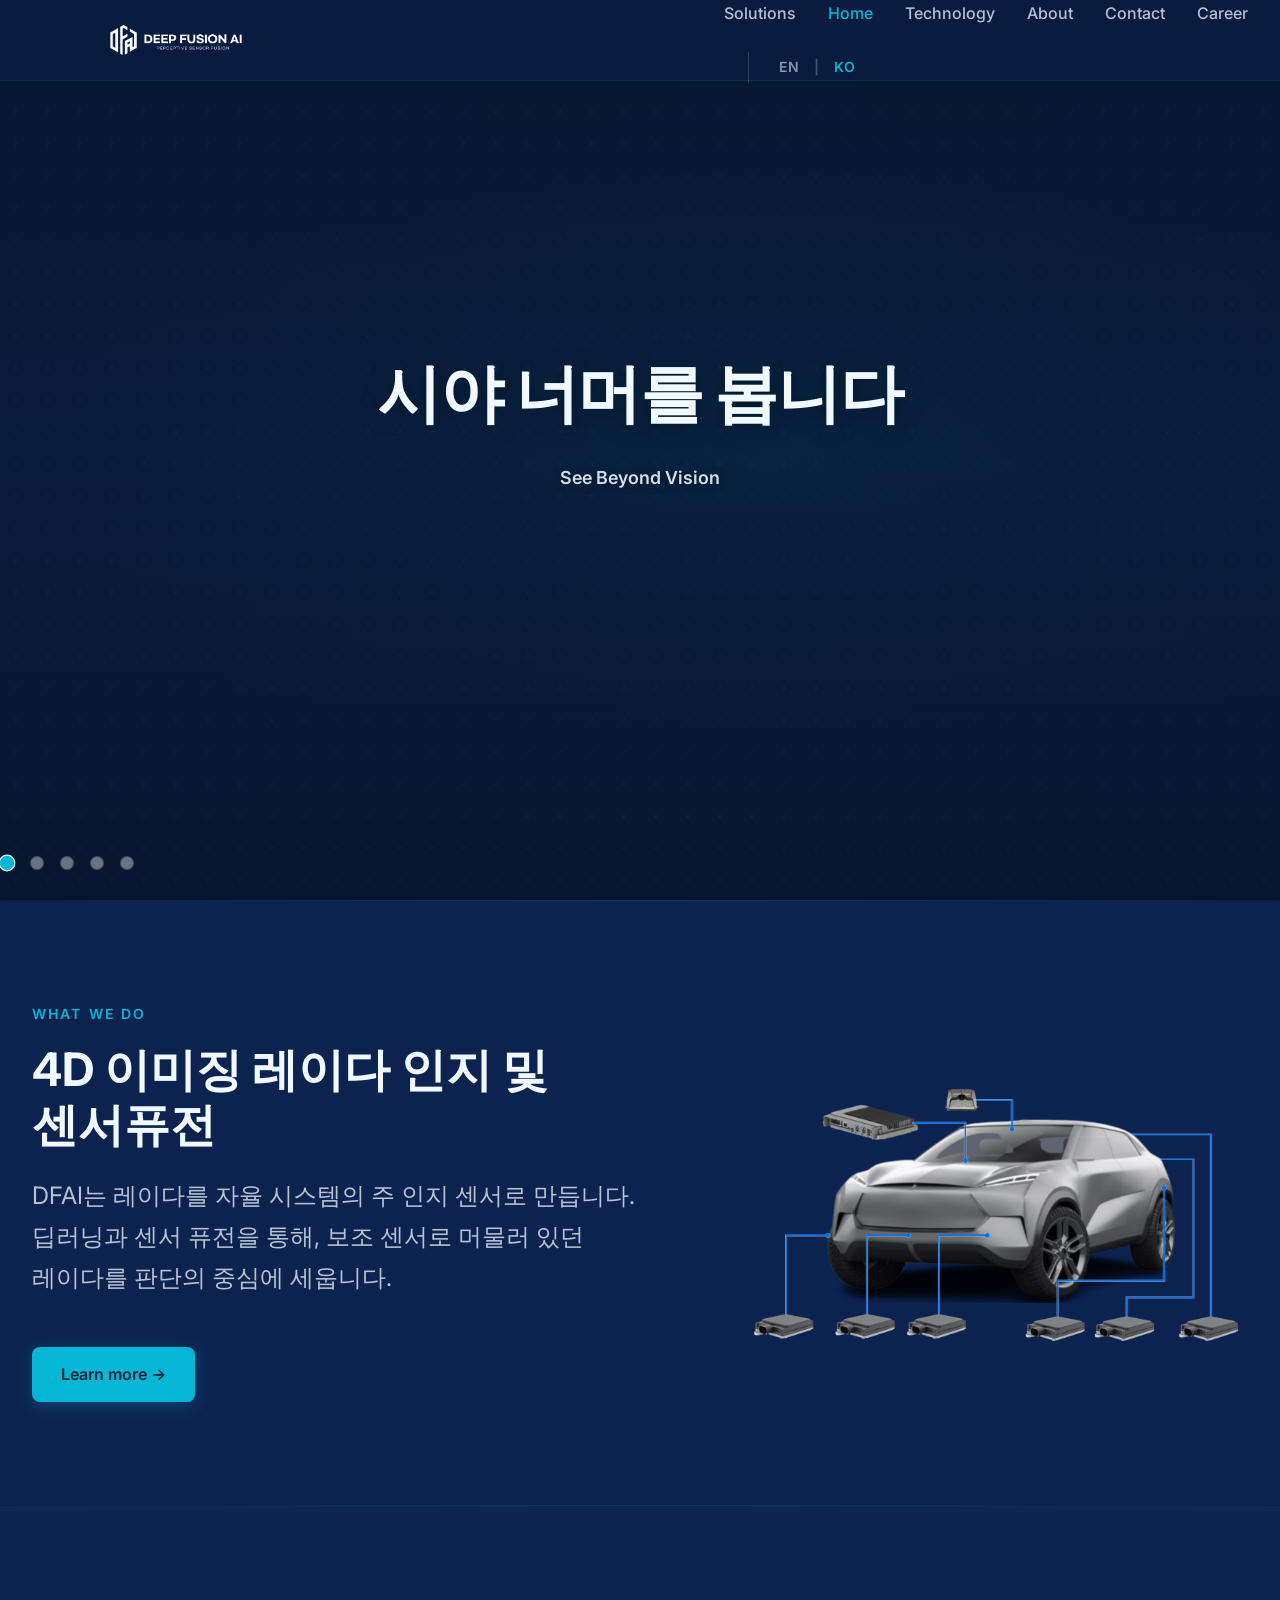
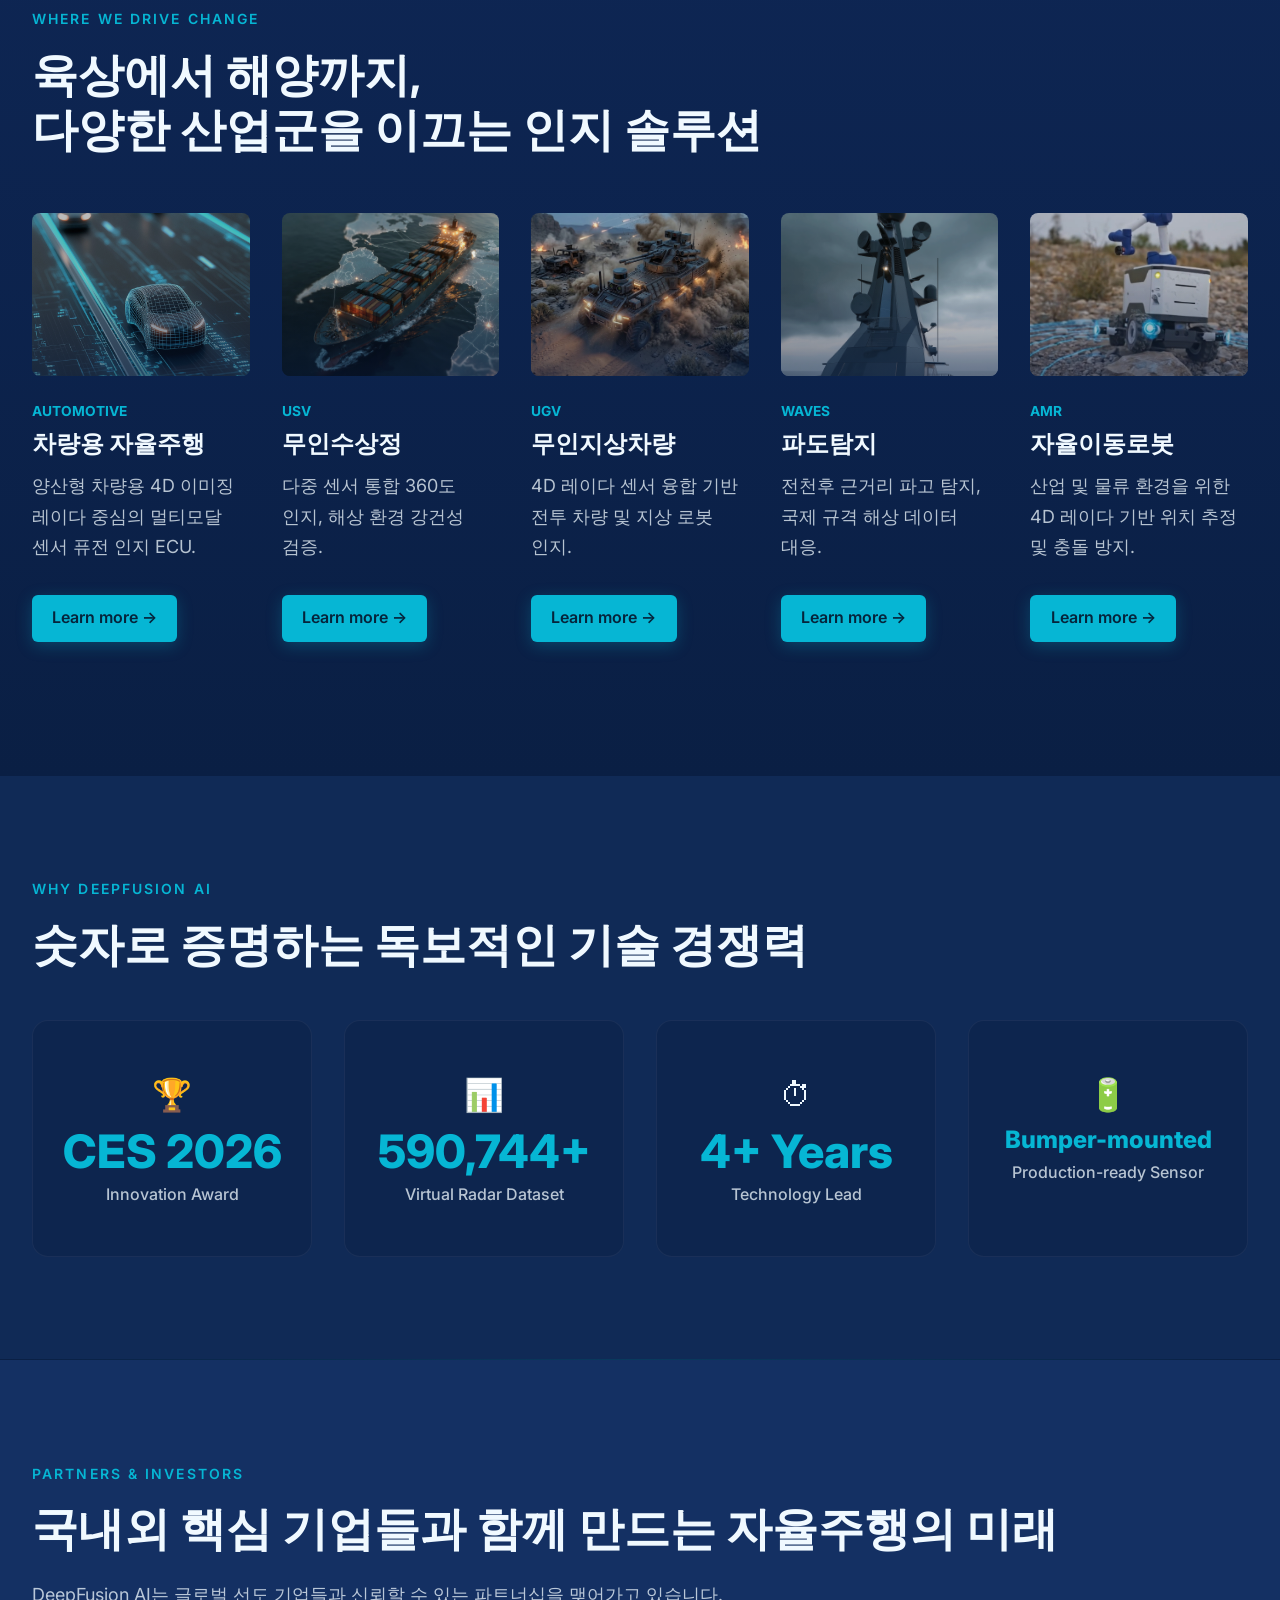
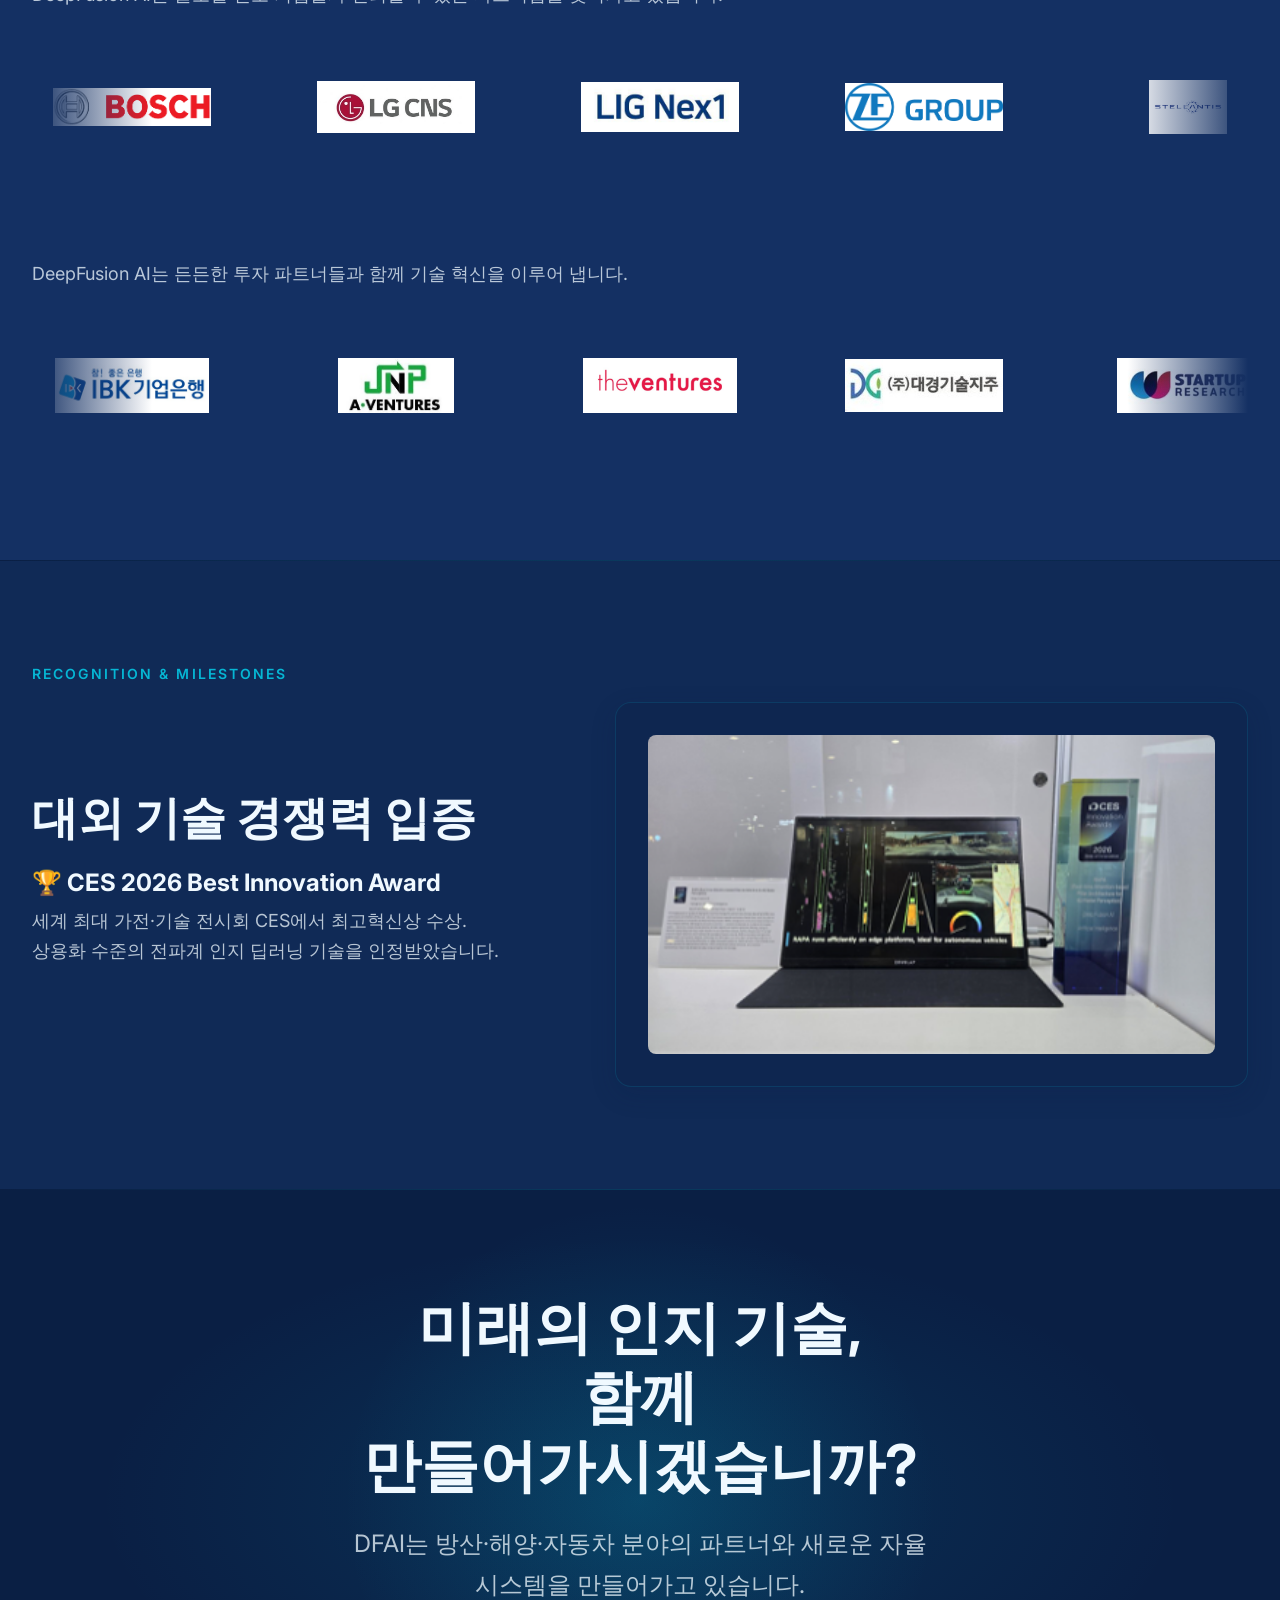
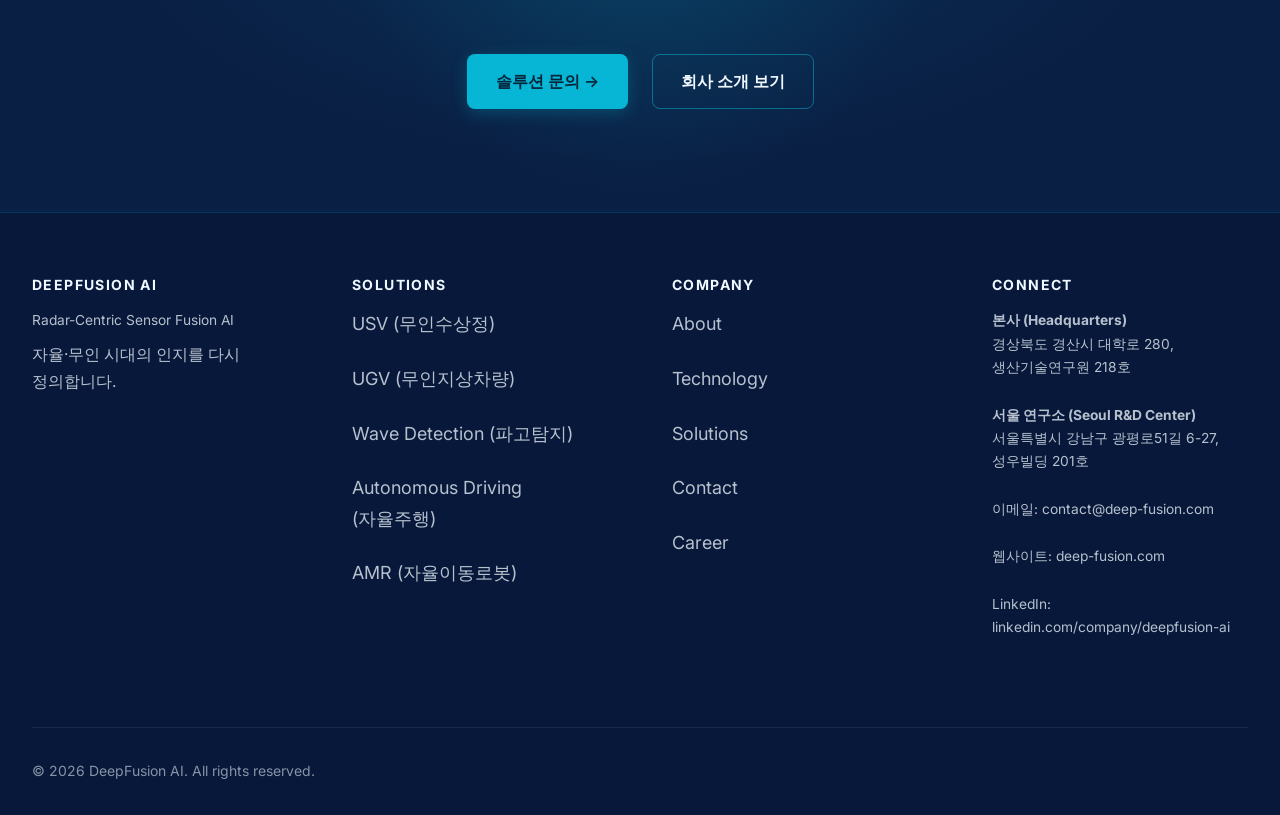
<file: index.html>
<!DOCTYPE html>
<html lang="ko">
<head>
  <script>
    (function() {
      var path = window.location.pathname;
      var file = path.split('/').pop().toLowerCase();
      var pages = ['index.html', 'solutions.html', 'technology.html', 'about.html', 'contact.html', 'career.html'];
      var isPage = pages.some(function(p) { return file === p; });
      if (!isPage) {
        var langPref = localStorage.getItem('dfai_lang_pref');
        if (!langPref) {
          var lang = (navigator.language || navigator.userLanguage || '').toLowerCase();
          if (lang.indexOf('ko') === -1 && lang.indexOf('en') === 0) {
            langPref = 'en';
          } else {
            langPref = 'ko';
          }
        }
        if (langPref === 'en') {
          window.location.replace('en/solutions.html');
        } else {
          window.location.replace('solutions.html');
        }
      }
    })();
  </script>

  <meta charset="UTF-8">
  <meta name="viewport" content="width=device-width, initial-scale=1.0">
  <title data-i18n="home.meta.title">DeepFusion AI | Radar-Centric Sensor Fusion AI for Autonomous Systems</title>
  
  <!-- SEO Meta Tags -->
  <meta name="description" content="DFAI는 4D 이미징 레이다 딥러닝으로 자율·무인 시대의 인지 기술을 선도합니다. CES 2026 Innovation Award 수상, 방산·해양·자동차 분야 적용.">
  <meta name="keywords" content="4D imaging radar, sensor fusion, autonomous driving AI, USV perception, radar deep learning, DeepFusion AI, 4D 이미징 레이다, 자율주행 AI, 경산 AI 기업, 강남 자율주행 AI, 수서 딥러닝 스타트업">
  <meta name="geo.region" content="KR-47, KR-11">
  <meta name="geo.placename" content="경산, 서울 강남">
  <link rel="canonical" href="https://www.deep-fusion.com/">
  
  <!-- Open Graph -->
  <meta property="og:title" content="DeepFusion AI | Radar-Centric Sensor Fusion AI">
  <meta property="og:description" content="4D 이미징 레이다 딥러닝과 센서 퓨전 기술로 자율·무인 시대의 인지를 다시 정의합니다.">
  <meta property="og:image" content="assets/images/home/hero/hero_main.jpg">
  <meta property="og:url" content="https://www.deep-fusion.com/">
  <meta property="og:type" content="website">
  
  <!-- LinkedIn / Twitter -->
  <meta name="twitter:card" content="summary_large_image">
  <meta name="twitter:title" content="DeepFusion AI | Radar-Centric Sensor Fusion AI">
  <meta name="twitter:description" content="4D 이미징 레이다 딥러닝과 센서 퓨전 기술로 자율·무인 시대의 인지를 다시 정의합니다.">
  <meta name="twitter:image" content="assets/images/home/hero/hero_main.jpg">
  
  <!-- Fonts -->
  <link rel="preconnect" href="https://fonts.googleapis.com">
  <link rel="preconnect" href="https://fonts.gstatic.com" crossorigin>
  <link href="https://fonts.googleapis.com/css2?family=Inter:wght@400;500;600;700;800&family=Outfit:wght@400;600;800&display=swap" rel="stylesheet">
  
  <!-- Stylesheets -->
  <link rel="stylesheet" href="assets/css/variables.css">
  <link rel="stylesheet" href="assets/css/reset.css">
  <link rel="stylesheet" href="assets/css/base.css">
  <link rel="stylesheet" href="assets/css/components.css">
  <link rel="stylesheet" href="assets/css/animations.css">
  <link rel="stylesheet" href="assets/css/home.css">
  
  <!-- Scripts -->
  <script src="assets/js/main.js" defer></script>
  <script src="assets/js/animations.js" defer></script>
  <script src="assets/js/home.js" defer></script>
  <!-- Multilingual SEO -->
  <link rel="alternate" hreflang="ko" href="https://www.deep-fusion.com/index.html">
  <link rel="alternate" hreflang="en" href="https://www.deep-fusion.com/en/index.html">
  <link rel="alternate" hreflang="x-default" href="https://www.deep-fusion.com/index.html">
</head>
<body>
  <!-- Header -->
  <header class="site-header" id="site-header">
    <div class="container header-container">
      <a href="index.html" class="logo" aria-label="DeepFusion AI 홈">
        <img src="assets/images/header_logo.png" alt="DeepFusion AI">
      </a>
      <button class="nav-toggle" aria-label="메뉴 열기/닫기" aria-expanded="false" aria-controls="main-nav">
        <span></span>
        <span></span>
        <span></span>
      </button>
      <nav class="main-nav" id="main-nav">
        <ul>
          <li><a href="solutions.html" class="nav-link">Solutions</a></li>
          <li><a href="index.html" class="nav-link nav-link--active">Home</a></li>
          <li><a href="technology.html" class="nav-link">Technology</a></li>
          <li><a href="about.html" class="nav-link">About</a></li>
          <li><a href="contact.html" class="nav-link">Contact</a></li>
          <li><a href="career.html" class="nav-link">Career</a></li>
        </ul>
        <div class="lang-switcher" role="group" aria-label="Language">
          <a href="en/index.html" class="lang-link" hreflang="en">EN</a>
          <span class="lang-divider">|</span>
          <a href="index.html" class="lang-link active" aria-current="true">KO</a>
        </div>
      </nav>
    </div>
  </header>

  <main>
    <!-- Section 1: Hero -->
    <section class="hero section--dark" aria-label="소개">
      <div class="hero-slider">
        <!-- 1. 국방_USV_영상 -->
        <div class="hero-slide active">
          <video src="assets/images/solutions/01_usv/USV_Final.mp4" autoplay loop muted playsinline></video>
        </div>
        <!-- 2. 차량자율주행영상 -->
        <div class="hero-slide">
          <video src="assets/images/home/car_autonomous.mp4" loop muted playsinline></video>
        </div>
        <!-- 3. rapa영상 -->
        <div class="hero-slide">
          <video src="assets/images/home/RAPA-R.mp4" loop muted playsinline></video>
        </div>
        <!-- 4. slam 영상 -->
        <div class="hero-slide">
          <video src="assets/images/home/slam_video.mp4" loop muted playsinline></video>
        </div>
        <!-- 5. UGV 영상 -->
        <div class="hero-slide">
          <video src="assets/images/solutions/02_ugv/ugv_final.mp4" loop muted playsinline></video>
        </div>
      </div>

      <!-- Centralized Text Overlay with animation -->
      <div class="hero-overlay-text">
        <!-- 1. 국방_USV_영상 -->
        <div class="hero-text-item active">
          <h1 class="hero-text-title">시야 너머를 봅니다</h1>
          <p class="hero-text-desc">See Beyond Vision</p>
        </div>
        <!-- 2. 차량자율주행영상 -->
        <div class="hero-text-item">
          <h1 class="hero-text-title">어떠한 환경에서도 멈추지 않는 자율주행</h1>
          <p class="hero-text-desc">Robust Autonomy in Any Environment</p>
        </div>
        <!-- 3. rapa영상 -->
        <div class="hero-text-item">
          <h1 class="hero-text-title">지능형 4D 이미징 레이다</h1>
          <p class="hero-text-desc">Next-Gen RAPA Platform</p>
        </div>
        <!-- 4. slam 영상 -->
        <div class="hero-text-item">
          <h1 class="hero-text-title">정확한 위치를 찾아내는<br>고정밀 SLAM</h1>
          <p class="hero-text-desc">Precision 3D Localization</p>
        </div>
        <!-- 5. UGV 사진1 -->
        <div class="hero-text-item">
          <img src="assets/images/dfai_blue_logo.png" alt="DeepFusion AI Logo" class="hero-text-logo">
        </div>
      </div>

      <!-- Dots navigation centered at the bottom -->
      <div class="hero-dots">
        <button class="hero-dot active" aria-label="Slide 1"></button>
        <button class="hero-dot" aria-label="Slide 2"></button>
        <button class="hero-dot" aria-label="Slide 3"></button>
        <button class="hero-dot" aria-label="Slide 4"></button>
        <button class="hero-dot" aria-label="Slide 5"></button>
      </div>
    </section>

    <hr class="section-divider-soft">

    <!-- Section 2: What We Do -->
    <section class="what-we-do section-padding section--light" id="what-we-do" aria-label="핵심 기술 소개">
      <div class="container">
        <span data-i18n="home.what-we-do.span_text" class="eyebrow reveal-on-scroll">What We Do</span>
        <div class="what-we-do-grid">
          <div class="what-we-do-text reveal-on-scroll stagger-1">
            <h2 data-i18n="home.what-we-do.h2_title">4D 이미징 레이다 인지 및<br>센서퓨전</h2>
            <p data-i18n="home.what-we-do.p_text" class="what-we-do-lead">
              DFAI는 레이다를 자율 시스템의 주 인지 센서로 만듭니다. 딥러닝과 센서 퓨전을 통해, 보조 센서로 머물러 있던 레이다를 판단의 중심에 세웁니다.
            </p>
            <a href="technology.html" class="btn btn-primary">Learn more &rarr;</a>
          </div>
          <div class="what-we-do-media reveal-on-scroll stagger-2">
            <img src="assets/images/technology/car_photo.png" alt="Sensor Fusion" loading="lazy">
          </div>
        </div>
      </div>
    </section>

    <hr class="section-divider-soft">

    <!-- Section 3: Applications (Where We Drive Change) -->
    <section class="applications section-padding section--dark" id="applications" aria-label="솔루션 적용 분야">
      <div class="container">
        <span data-i18n="home.applications.span_text" class="eyebrow reveal-on-scroll">Where We Drive Change</span>
        <h2 data-i18n="home.applications.h2_title" class="reveal-on-scroll stagger-1">육상에서 해양까지,<br>다양한 산업군을 이끄는 인지 솔루션</h2>
        <div class="grid grid-5">
          <!-- App 1: Automotive -->
          <article class="card reveal-on-scroll stagger-1">
            <div class="card-img-wrapper">
              <img src="assets/images/solutions/04_autonomous/IR_p37_img_04.png" alt="Automotive Autonomous Driving" class="card-img" onerror="this.style.display='none'; this.nextElementSibling.style.display='flex';" loading="lazy">
              <div class="card-img-placeholder">
                <span data-i18n="home.what-we-do.span_text_2">Image Coming Soon</span>
              </div>
            </div>
            <span class="card-subtitle">Automotive</span>
            <h3>차량용 자율주행</h3>
            <p>양산형 차량용 4D 이미징 레이다 중심의 멀티모달 센서 퓨전 인지 ECU.</p>
            <a href="solutions.html#solution-automotive" class="btn btn-primary" aria-label="차량용 자율주행 솔루션 상세 보기">Learn more &rarr;</a>
          </article>
          <!-- App 2: USV -->
          <article class="card reveal-on-scroll stagger-2">
            <div class="card-img-wrapper">
              <img src="assets/images/solutions/01_usv/IR_p20_img_01.png" alt="Unmanned Surface Vessel Perception" class="card-img" onerror="this.style.display='none'; this.nextElementSibling.style.display='flex';" loading="lazy">
              <div class="card-img-placeholder">
                <span data-i18n="home.what-we-do.span_text_2">Image Coming Soon</span>
              </div>
            </div>
            <span class="card-subtitle">USV</span>
            <h3>무인수상정</h3>
            <p>다중 센서 통합 360도 인지, 해상 환경 강건성 검증.</p>
            <a href="solutions.html#solution-usv" class="btn btn-primary" aria-label="무인수상정 솔루션 상세 보기">Learn more &rarr;</a>
          </article>
          <!-- App 3: UGV -->
          <article class="card reveal-on-scroll stagger-3">
            <div class="card-img-wrapper">
              <img src="assets/images/solutions/02_ugv/IR_p21_img_07.png" alt="Unmanned Ground Vehicle Combat Vehicle" class="card-img" onerror="this.style.display='none'; this.nextElementSibling.style.display='flex';" loading="lazy">
              <div class="card-img-placeholder">
                <span data-i18n="home.what-we-do.span_text_2">Image Coming Soon</span>
              </div>
            </div>
            <span class="card-subtitle">UGV</span>
            <h3>무인지상차량</h3>
            <p>4D 레이다 센서 융합 기반 전투 차량 및 지상 로봇 인지.</p>
            <a href="solutions.html#solution-ugv" class="btn btn-primary" aria-label="무인지상차량 솔루션 상세 보기">Learn more &rarr;</a>
          </article>
          <!-- App 4: Waves -->
          <article class="card reveal-on-scroll stagger-4">
            <div class="card-img-wrapper">
              <img src="assets/images/solutions/03_wave/IR_p23_img_03.png" alt="Wave Detection Radar System" class="card-img" onerror="this.style.display='none'; this.nextElementSibling.style.display='flex';" loading="lazy">
              <div class="card-img-placeholder">
                <span data-i18n="home.what-we-do.span_text_2">Image Coming Soon</span>
              </div>
            </div>
            <span class="card-subtitle">Waves</span>
            <h3>파도탐지</h3>
            <p>전천후 근거리 파고 탐지, 국제 규격 해상 데이터 대응.</p>
            <a href="solutions.html#solution-wave" class="btn btn-primary" aria-label="파도탐지 솔루션 상세 보기">Learn more &rarr;</a>
          </article>
          <!-- App 5: AMR -->
          <article class="card reveal-on-scroll stagger-5">
            <div class="card-img-wrapper">
              <img src="assets/images/solutions/05_amr/AMR이미지.png" alt="Autonomous Mobile Robot" class="card-img" onerror="this.style.display='none'; this.nextElementSibling.style.display='flex';" loading="lazy">
              <div class="card-img-placeholder">
                <span data-i18n="home.what-we-do.span_text_2">Image Coming Soon</span>
              </div>
            </div>
            <span class="card-subtitle">AMR</span>
            <h3>자율이동로봇</h3>
            <p>산업 및 물류 환경을 위한 4D 레이다 기반 위치 추정 및 충돌 방지.</p>
            <a href="solutions.html#solution-amr" class="btn btn-primary" aria-label="자율이동로봇 솔루션 상세 보기">Learn more &rarr;</a>
          </article>
        </div>
      </div>
    </section>

    <!-- Section 4: Impact Numbers (Why DeepFusion AI) -->
    <section class="impact-numbers section-padding section--mid" aria-label="핵심 지표">
      <div class="container">
        <span data-i18n="home.impact-numbers.span_text" class="eyebrow reveal-on-scroll">Why DeepFusion AI</span>
        <h2 data-i18n="home.impact-numbers.h2_title" class="reveal-on-scroll stagger-1">숫자로 증명하는 독보적인 기술 경쟁력</h2>
        <div class="impact-numbers-grid">
          <div class="counter-card reveal-on-scroll stagger-1">
            <div class="counter-icon" aria-hidden="true">🏆</div>
            <div class="counter-num-wrapper">CES 2026</div>
            <div class="counter-label">Innovation Award</div>
          </div>
          <div class="counter-card reveal-on-scroll stagger-2">
            <div class="counter-icon" aria-hidden="true">📊</div>
            <div class="counter-num-wrapper">
              <span data-target="600000" data-suffix="+" data-format="comma">0</span>
            </div>
            <div class="counter-label">Virtual Radar Dataset</div>
          </div>
          <div class="counter-card reveal-on-scroll stagger-3">
            <div class="counter-icon" aria-hidden="true">⏱</div>
            <div class="counter-num-wrapper">
              <span data-target="5" data-suffix="+ Years">0</span>
            </div>
            <div class="counter-label">Technology Lead</div>
          </div>
          <div class="counter-card reveal-on-scroll stagger-4">
            <div class="counter-icon" aria-hidden="true">🔋</div>
            <div class="counter-num-wrapper" style="font-size: var(--fs-lg);">Bumper-mounted</div>
            <div class="counter-label">Production-ready Sensor</div>
          </div>
        </div>
      </div>
    </section>

    <hr class="section-divider-soft">

    <!-- Section 5: Trusted By (Partners & Investors) -->
    <section class="trusted-by section-padding section--white" aria-label="협력 파트너 및 투자사">
      <div class="container">
        <!-- Partners Sub-section -->
        <span data-i18n="home.trusted-by.span_text" class="eyebrow reveal-on-scroll">Partners &amp; Investors</span>
        <h2 data-i18n="home.trusted-by.h2_title" class="reveal-on-scroll stagger-1">국내외 핵심 기업들과 함께 만드는 자율주행의 미래</h2>
        <p data-i18n="home.trusted-by.p_text" class="reveal-on-scroll stagger-2">DeepFusion AI는 글로벌 선도 기업들과 신뢰할 수 있는 파트너십을 맺어가고 있습니다.</p>
        <div class="trusted-by-carousel-wrapper reveal-on-scroll stagger-3" style="margin-bottom: 5rem;">
          <div class="logo-track">
            <div class="logo-item"><img src="assets/images/home/partners/BOSCH.png" alt="BOSCH" loading="lazy"></div>
            <div class="logo-item"><img src="assets/images/home/partners/LG CNS.jpg" alt="LG CNS" loading="lazy"></div>
            <div class="logo-item"><img src="assets/images/home/partners/lignex1.jpeg" alt="LIG넥스원" loading="lazy"></div>
            <div class="logo-item"><img src="assets/images/home/partners/ZF.png" alt="ZF" loading="lazy"></div>
            <div class="logo-item"><img src="assets/images/home/partners/stellantis.jpg" alt="Stellantis" loading="lazy"></div>
            <div class="logo-item"><img src="assets/images/home/partners/비트센싱.jpg" alt="비트센싱" loading="lazy"></div>
            <div class="logo-item"><img src="assets/images/home/partners/현대위아.png" alt="현대위아" loading="lazy"></div>
            <div class="logo-item"><img src="assets/images/home/partners/현대중공업.jpg" alt="현대중공업" loading="lazy"></div>
            <div class="logo-item"><img src="assets/images/home/partners/volvo.png" alt="Volvo" loading="lazy"></div>
            <div class="logo-item"><img src="assets/images/home/partners/hyundai_mobis.jpg" alt="현대모비스" loading="lazy"></div>
            <div class="logo-item"><img src="assets/images/home/partners/hella.png" alt="Hella" loading="lazy"></div>
            <!-- Duplicated for Infinite Carousel effect -->
            <div class="logo-item"><img src="assets/images/home/partners/BOSCH.png" alt="BOSCH" loading="lazy"></div>
            <div class="logo-item"><img src="assets/images/home/partners/LG CNS.jpg" alt="LG CNS" loading="lazy"></div>
            <div class="logo-item"><img src="assets/images/home/partners/lignex1.jpeg" alt="LIG넥스원" loading="lazy"></div>
            <div class="logo-item"><img src="assets/images/home/partners/ZF.png" alt="ZF" loading="lazy"></div>
            <div class="logo-item"><img src="assets/images/home/partners/stellantis.jpg" alt="Stellantis" loading="lazy"></div>
            <div class="logo-item"><img src="assets/images/home/partners/비트센싱.jpg" alt="비트센싱" loading="lazy"></div>
            <div class="logo-item"><img src="assets/images/home/partners/현대위아.png" alt="현대위아" loading="lazy"></div>
            <div class="logo-item"><img src="assets/images/home/partners/현대중공업.jpg" alt="현대중공업" loading="lazy"></div>
            <div class="logo-item"><img src="assets/images/home/partners/volvo.png" alt="Volvo" loading="lazy"></div>
            <div class="logo-item"><img src="assets/images/home/partners/hyundai_mobis.jpg" alt="현대모비스" loading="lazy"></div>
            <div class="logo-item"><img src="assets/images/home/partners/hella.png" alt="Hella" loading="lazy"></div>
          </div>
        </div>

        <!-- Investors Sub-section -->
        <p data-i18n="home.investors.p_text" class="reveal-on-scroll stagger-1">DeepFusion AI는 든든한 투자 파트너들과 함께 기술 혁신을 이루어 냅니다.</p>
        <div class="trusted-by-carousel-wrapper reveal-on-scroll stagger-3">
          <div class="logo-track" style="animation-direction: reverse;">
            <div class="logo-item"><img src="assets/images/home/investors/IBK.jpeg" alt="IBK" loading="lazy"></div>
            <div class="logo-item"><img src="assets/images/home/investors/JNP글로벌.jpg" alt="JNP 글로벌" loading="lazy"></div>
            <div class="logo-item"><img src="assets/images/home/investors/theventures.png" alt="The Ventures" loading="lazy"></div>
            <div class="logo-item"><img src="assets/images/home/investors/대경기술지주.jpg" alt="대경기술지주" loading="lazy"></div>
            <div class="logo-item"><img src="assets/images/home/investors/스타트업리서치.jpg" alt="스타트업리서치" loading="lazy"></div>
            <div class="logo-item"><img src="assets/images/home/investors/신용보증기금.jpeg" alt="신용보증기금" loading="lazy"></div>
            <div class="logo-item"><img src="assets/images/home/investors/엠엠에스벤처스.jpg" alt="엠엠에스벤처스" loading="lazy"></div>
            <!-- Duplicated for Infinite Carousel effect -->
            <div class="logo-item"><img src="assets/images/home/investors/IBK.jpeg" alt="IBK" loading="lazy"></div>
            <div class="logo-item"><img src="assets/images/home/investors/JNP글로벌.jpg" alt="JNP 글로벌" loading="lazy"></div>
            <div class="logo-item"><img src="assets/images/home/investors/theventures.png" alt="The Ventures" loading="lazy"></div>
            <div class="logo-item"><img src="assets/images/home/investors/대경기술지주.jpg" alt="대경기술지주" loading="lazy"></div>
            <div class="logo-item"><img src="assets/images/home/investors/스타트업리서치.jpg" alt="스타트업리서치" loading="lazy"></div>
            <div class="logo-item"><img src="assets/images/home/investors/신용보증기금.jpeg" alt="신용보증기금" loading="lazy"></div>
            <div class="logo-item"><img src="assets/images/home/investors/엠엠에스벤처스.jpg" alt="엠엠에스벤처스" loading="lazy"></div>
          </div>
        </div>
      </div>
    </section>

    <hr class="section-divider-soft">

    <!-- Section 6: Recognition (Milestones) -->
    <section class="recognition section-padding section--mid" aria-label="대외 성과 및 연혁">
      <div class="container">
        <span data-i18n="home.recognition.span_text" class="eyebrow reveal-on-scroll">Recognition &amp; Milestones</span>
        <div class="recognition-grid">
          <div class="recognition-text reveal-on-scroll stagger-1">
            <h2 data-i18n="home.recognition.h2_title">대외 기술 경쟁력 입증</h2>
            <h4 data-i18n="home.recognition.h4_title">🏆 CES 2026 Best Innovation Award</h4>
            <p data-i18n="home.recognition.p_text">세계 최대 가전·기술 전시회 CES에서 최고혁신상 수상. 상용화 수준의 전파계 인지 딥러닝 기술을 인정받았습니다.</p>
          </div>
          <div class="recognition-img-wrapper reveal-on-scroll stagger-2">
            <div class="recognition-main-img">
              <img src="assets/images/about/milestones/IR_p25_img_01.png" alt="Milestones Infographic" onerror="this.style.display='none'; this.nextElementSibling.style.display='flex';" loading="lazy">
            </div>
            <div class="card-img-placeholder" style="min-height: 300px; display: none;">
              <span data-i18n="home.recognition.span_text_2">Milestones Image Coming Soon</span>
            </div>
          </div>
        </div>
      </div>
    </section>

    <hr class="section-divider-soft">

    <!-- Section 7: Contact CTA -->
    <section class="contact-cta section-padding section--dark" aria-label="협력 문의">
      <div class="radial-glow" aria-hidden="true"></div>
      <div class="container contact-cta-content reveal-on-scroll">
        <h2>미래의 인지 기술,<br>함께 만들어가시겠습니까?</h2>
        <p data-i18n="home.contact-cta.p_text">DFAI는 방산·해양·자동차 분야의 파트너와 새로운 자율 시스템을 만들어가고 있습니다.</p>
        <div class="contact-cta-buttons">
          <a href="contact.html#form" class="btn btn-primary" aria-label="솔루션 문의하기">솔루션 문의 &rarr;</a>
          <a href="about.html" class="btn btn-secondary" aria-label="회사 소개 보기">회사 소개 보기</a>
        </div>
      </div>
    </section>
  </main>

  <!-- Footer -->
  <footer class="site-footer">
    <div class="container">
      <div class="footer-grid">
        <div class="footer-col">
          <h4>DeepFusion AI</h4>
          <p data-i18n="common.footer.p_text" style="font-size: var(--fs-xs); color: var(--color-slate-gray); margin-bottom: var(--space-xs);">
            Radar-Centric Sensor Fusion AI
          </p>
          <p data-i18n="common.footer.p_text_2" style="font-size: var(--fs-sm); color: var(--color-soft-gray);">
            자율·무인 시대의 인지를 다시 정의합니다.
          </p>
        </div>
        <div class="footer-col">
          <h4 data-i18n="common.footer.h4_title">Solutions</h4>
          <ul>
            <li><a href="solutions.html#usv" class="footer-link">USV (무인수상정)</a></li>
            <li><a href="solutions.html#ugv" class="footer-link">UGV (무인지상차량)</a></li>
            <li><a href="solutions.html#wave" class="footer-link">Wave Detection (파고탐지)</a></li>
            <li><a href="solutions.html#autonomous" class="footer-link">Autonomous Driving (자율주행)</a></li>
            <li><a href="solutions.html#amr" class="footer-link">AMR (자율이동로봇)</a></li>
          </ul>
        </div>
        <div class="footer-col">
          <h4 data-i18n="common.footer.h4_title_2">Company</h4>
          <ul>
            <li><a href="about.html" class="footer-link">About</a></li>
            <li><a href="technology.html" class="footer-link">Technology</a></li>
            <li><a href="solutions.html" class="footer-link">Solutions</a></li>
            <li><a href="contact.html" class="footer-link">Contact</a></li>
            <li><a href="career.html" class="footer-link">Career</a></li>
          </ul>
        </div>
        <div class="footer-col">
          <h4 data-i18n="common.footer.h4_title_3">Connect</h4>
          <ul style="gap: var(--space-sm); font-size: var(--fs-xs); color: var(--color-soft-gray);">
            <li>
              <strong>본사 (Headquarters)</strong><br>
              경상북도 경산시 대학로 280, 생산기술연구원 218호
            </li>
            <li>
              <strong>서울 연구소 (Seoul R&D Center)</strong><br>
              서울특별시 강남구 광평로51길 6-27, 성우빌딩 201호
            </li>
            <li style="margin-top: var(--space-xs);">
              이메일: <a href="mailto:contact@deep-fusion.com" class="footer-link">contact@deep-fusion.com</a>
            </li>
            <li>
              웹사이트: <a href="https://www.deep-fusion.com" class="footer-link">deep-fusion.com</a>
            </li>
            <li>
              LinkedIn: <a href="https://www.linkedin.com/company/deepfusion-ai/" class="footer-link">linkedin.com/company/deepfusion-ai</a>
            </li>
          </ul>
        </div>
      </div>
      <div class="footer-bottom">
        <div class="footer-bottom-copy">
          &copy; 2026 DeepFusion AI. All rights reserved.
        </div>
      </div>
    </div>
  </footer>
  <script>
    document.querySelectorAll('.lang-link').forEach(function(el) {
      el.addEventListener('click', function() {
        var isKo = el.textContent.trim() === 'KO';
        localStorage.setItem('dfai_lang_pref', isKo ? 'ko' : 'en');
      });
    });
  </script>
</body>
</html>
</file>
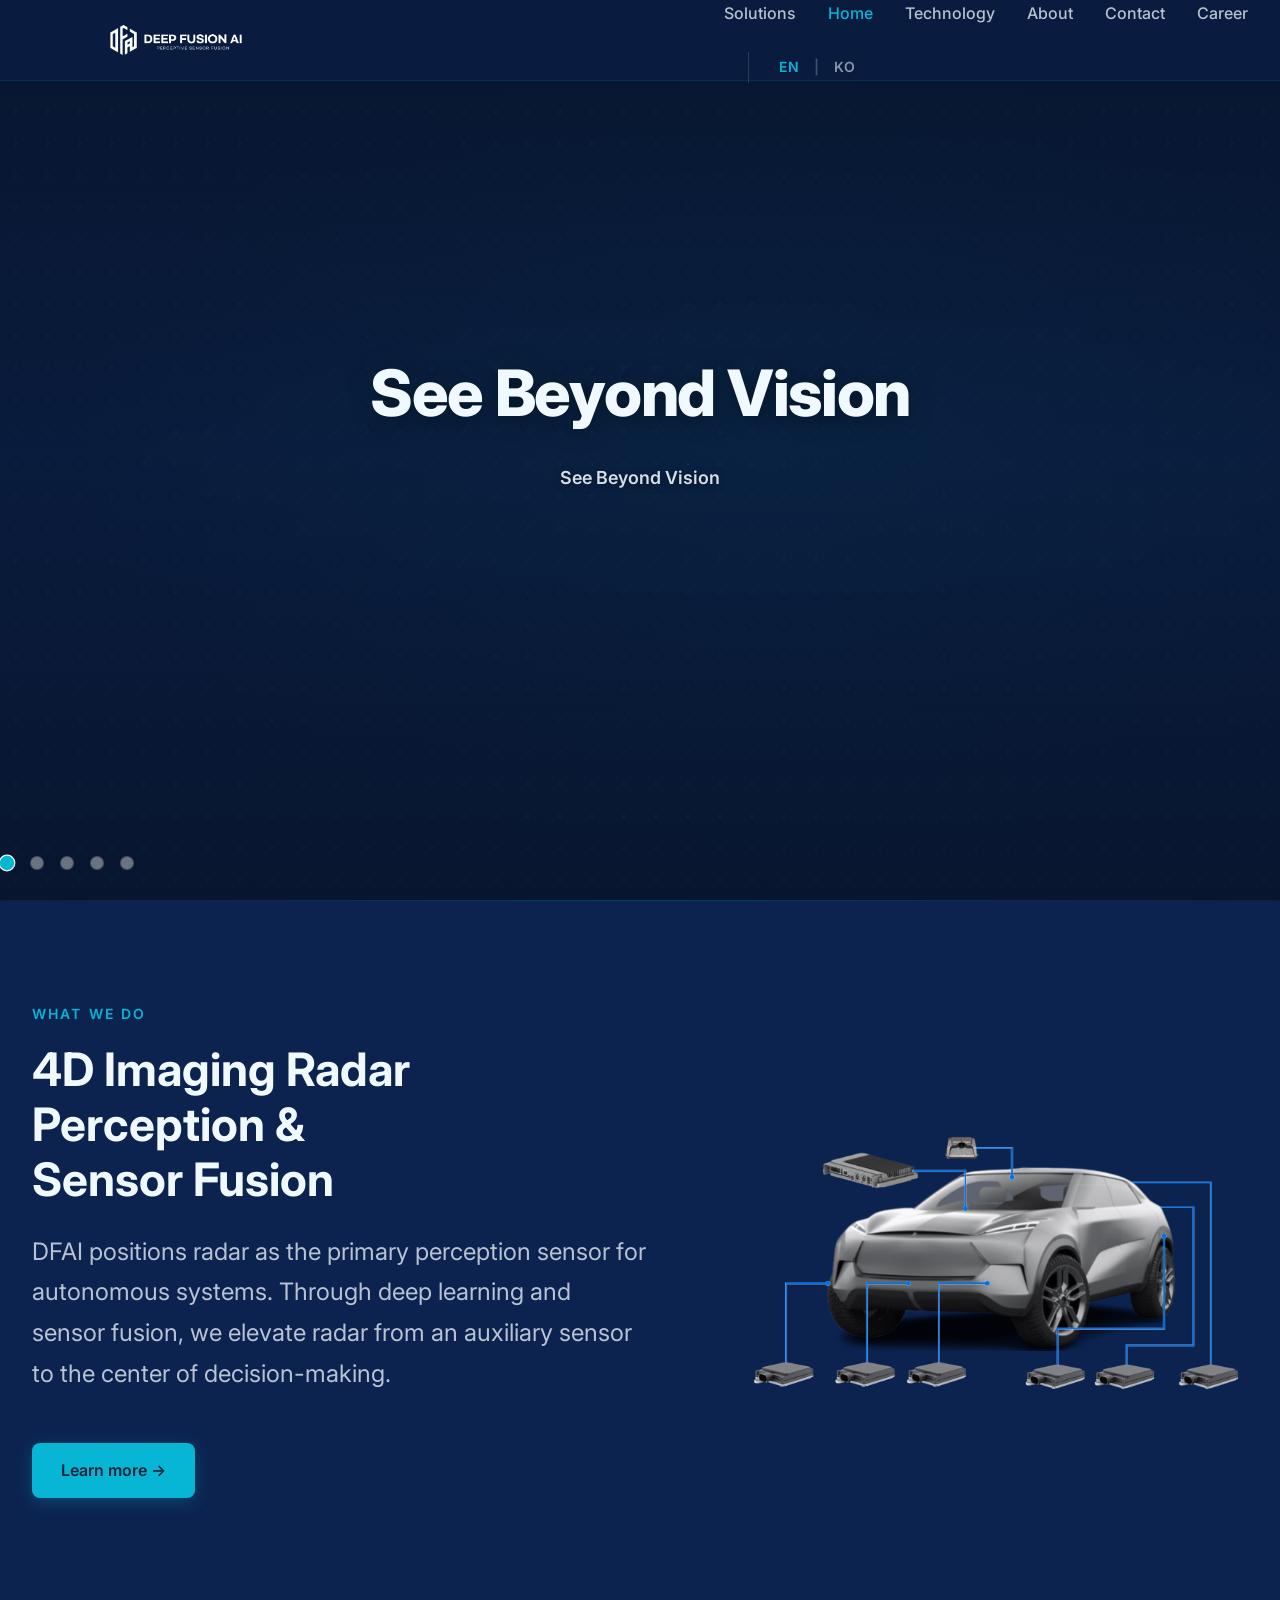
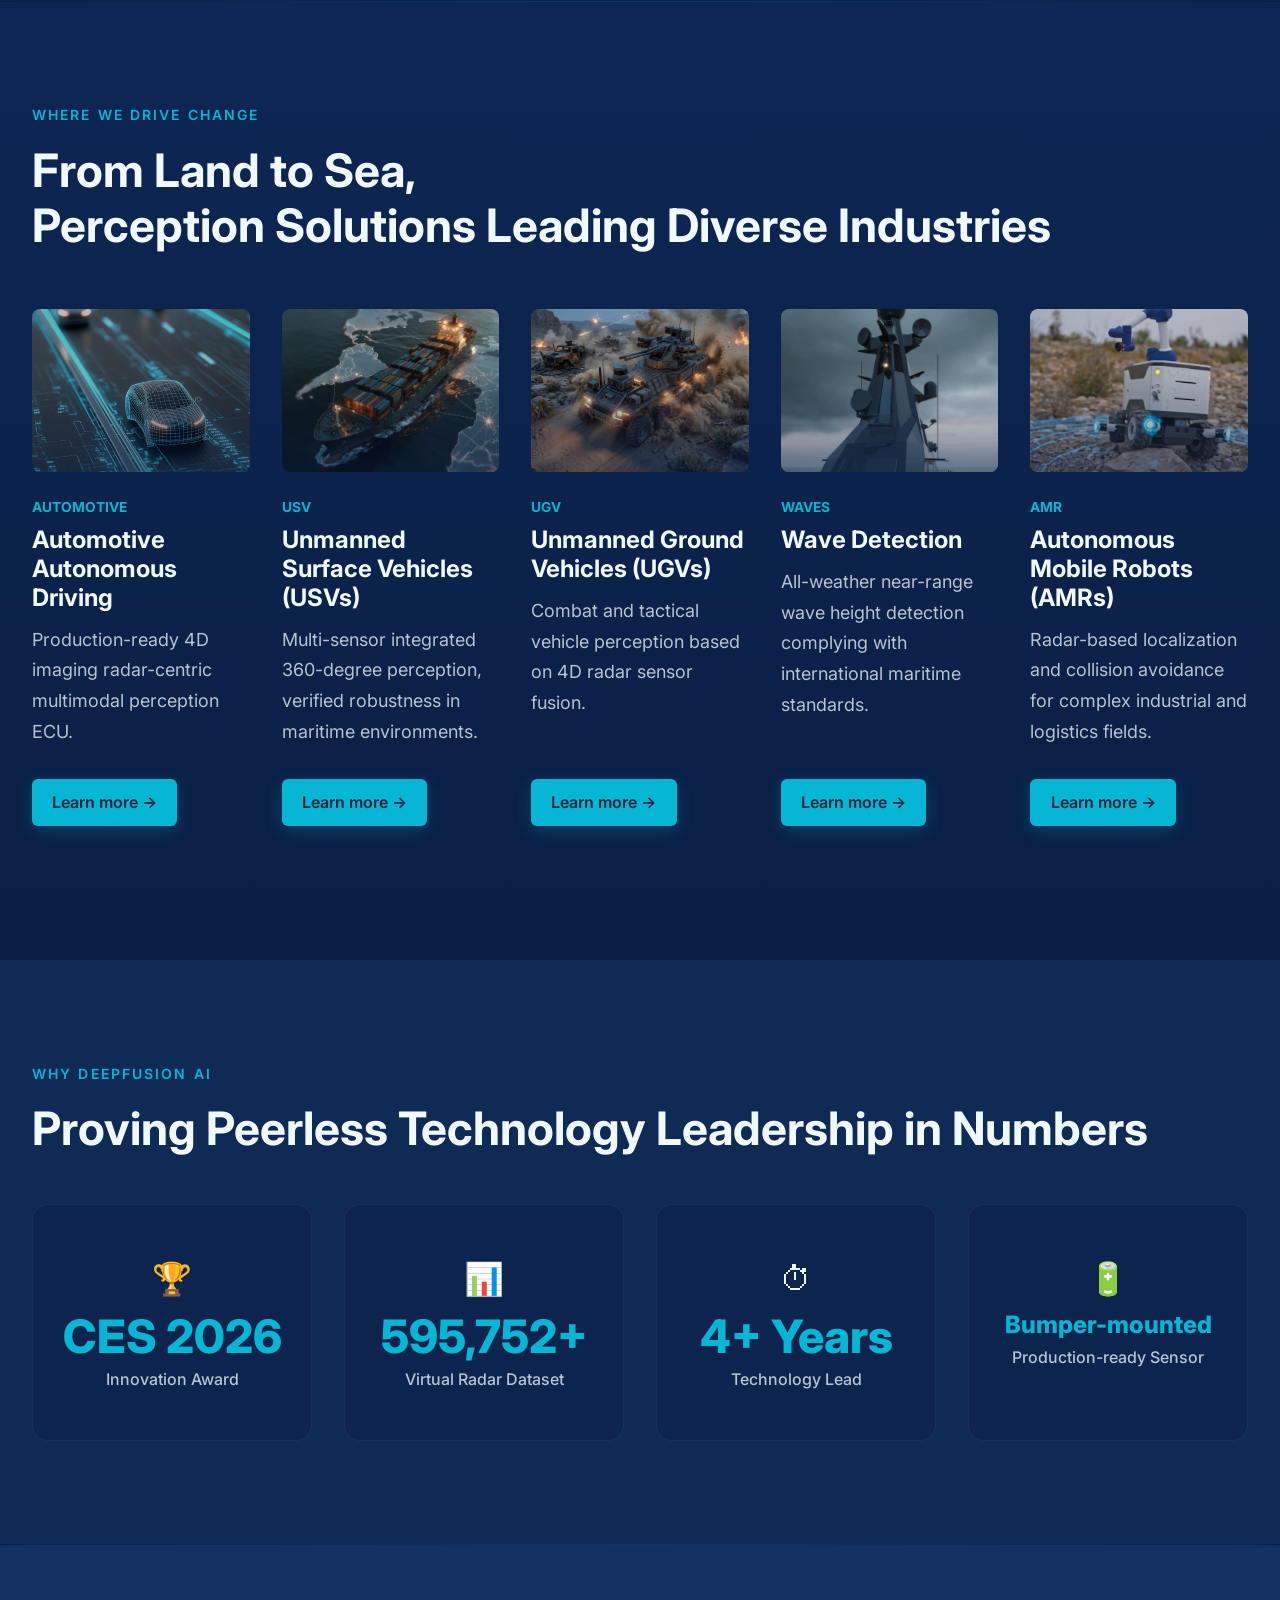
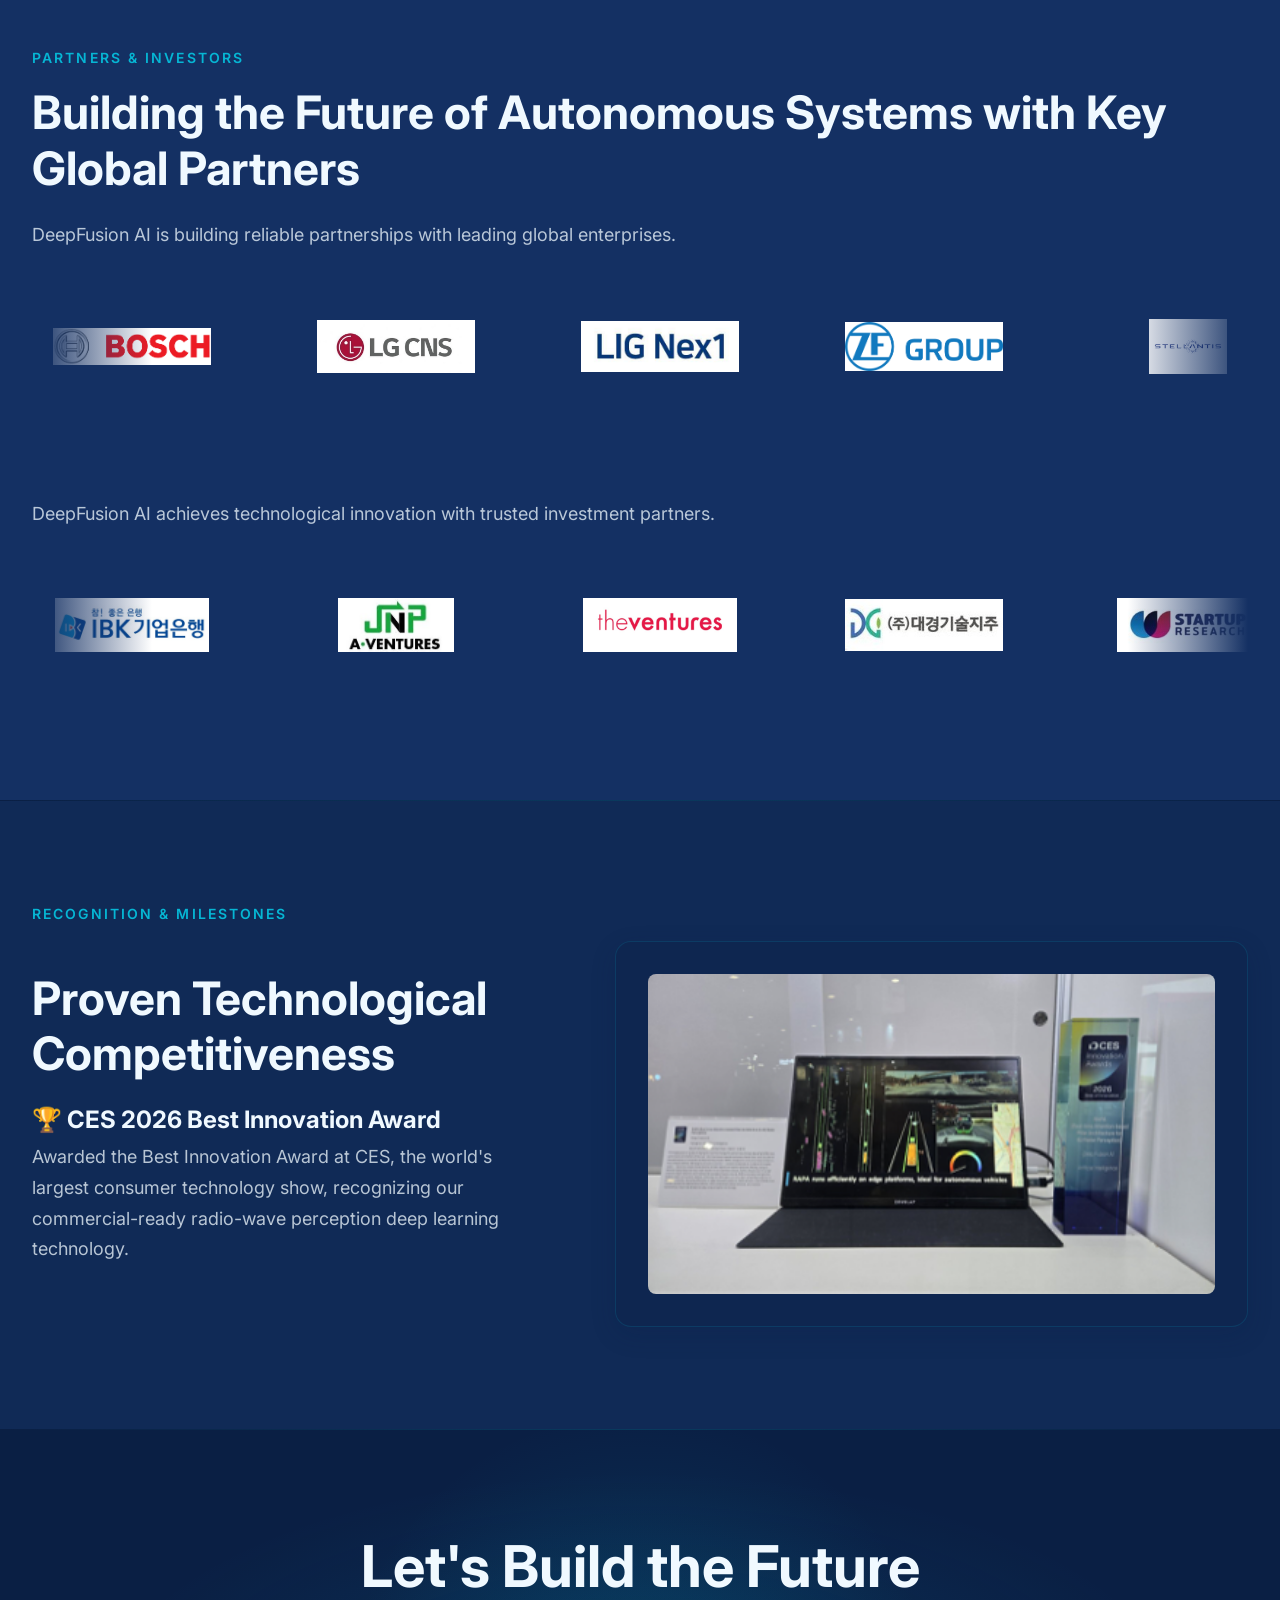
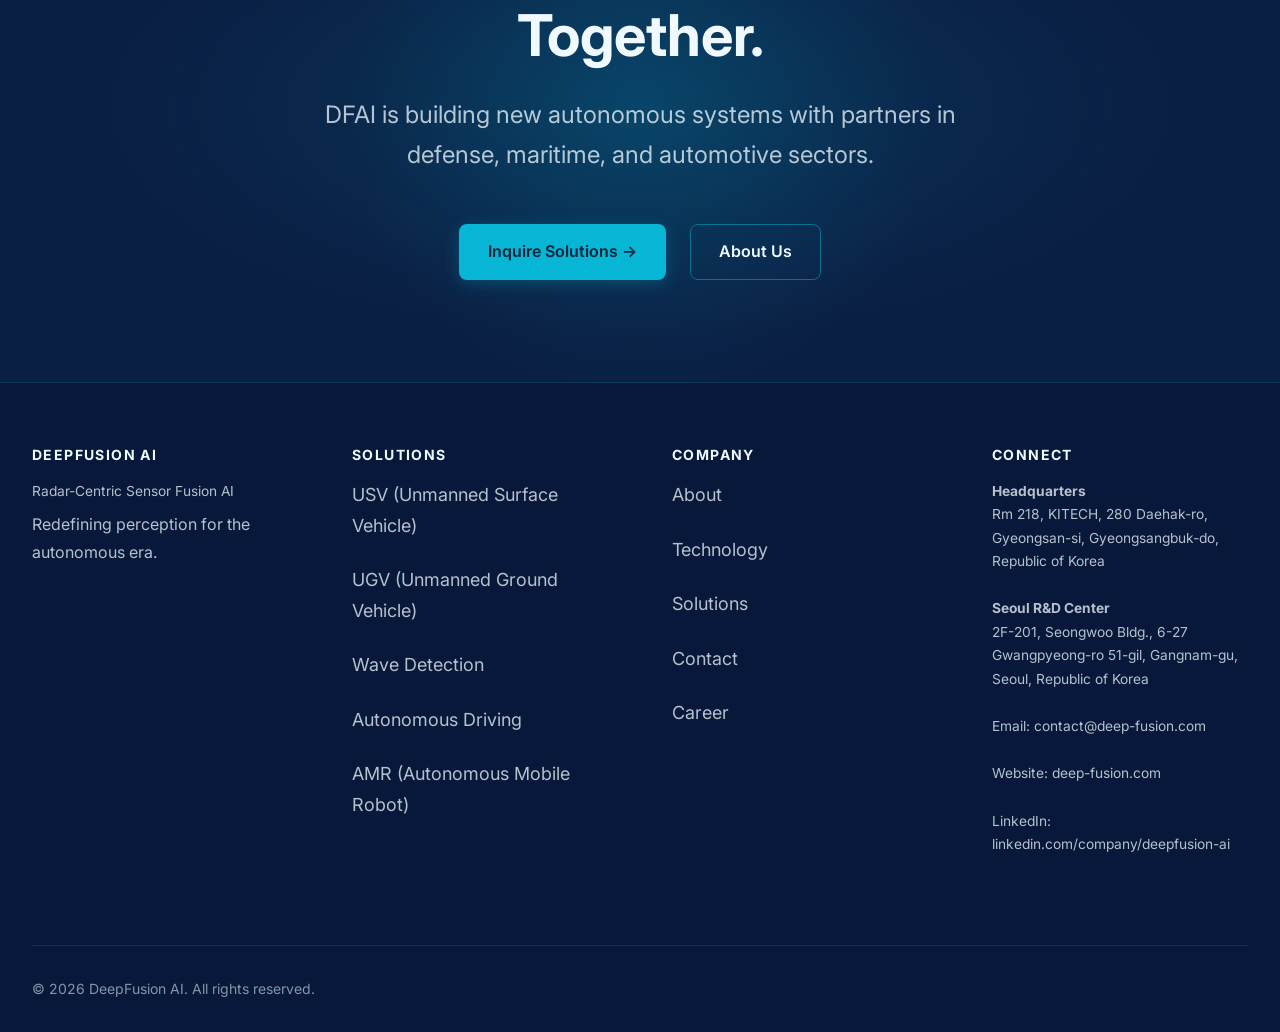
<file: en/index.html>
<!DOCTYPE html>
<html lang="en">
<head>
  <script>
    (function() {
      var path = window.location.pathname;
      var file = path.split('/').pop().toLowerCase();
      var pages = ['index.html', 'solutions.html', 'technology.html', 'about.html', 'contact.html', 'career.html'];
      var isPage = pages.some(function(p) { return file === p; });
      if (!isPage) {
        window.location.replace('solutions.html');
      }
    })();
  </script>
  

  <meta charset="UTF-8">
  <meta name="viewport" content="width=device-width, initial-scale=1.0">
  <title data-i18n="home.meta.title">DeepFusion AI | Radar-Centric Sensor Fusion AI for Autonomous Systems</title>
  
  <!-- SEO Meta Tags -->
  <meta name="description" content="DeepFusion AI (DFAI) redefines perception for the autonomous era with 4D imaging radar deep learning and proprietary sensor fusion. Winner of the CES 2026 Innovation Award, applied across defense, maritime, and automotive sectors.">
  <meta name="keywords" content="4D imaging radar, sensor fusion, autonomous driving AI, USV perception, radar deep learning, DeepFusion AI, 4D Imaging Radar, Sensor Fusion, Autonomous Driving, USV, UGV, Edge AI, DFAI">
  <meta name="geo.region" content="KR-47, KR-11">
  <meta name="geo.placename" content="Gyeongsan, Gangnam Seoul">
  <link rel="canonical" href="https://www.deep-fusion.com/">
  
  <!-- Open Graph -->
  <meta property="og:title" content="DeepFusion AI | Radar-Centric Sensor Fusion AI">
  <meta property="og:description" content="4D Imaging Radar Deep Learning and proprietary sensor fusion technology for the autonomous era.">
  <meta property="og:image" content="assets/images/home/hero/hero_main.jpg">
  <meta property="og:url" content="https://www.deep-fusion.com/">
  <meta property="og:type" content="website">
  
  <!-- LinkedIn / Twitter -->
  <meta name="twitter:card" content="summary_large_image">
  <meta name="twitter:title" content="DeepFusion AI | Radar-Centric Sensor Fusion AI">
  <meta name="twitter:description" content="4D Imaging Radar Deep Learning and proprietary sensor fusion technology for the autonomous era.">
  <meta name="twitter:image" content="assets/images/home/hero/hero_main.jpg">
  
  <!-- Fonts -->
  <link rel="preconnect" href="https://fonts.googleapis.com">
  <link rel="preconnect" href="https://fonts.gstatic.com" crossorigin>
  <link href="https://fonts.googleapis.com/css2?family=Inter:wght@400;500;600;700;800&family=Outfit:wght@400;600;800&display=swap" rel="stylesheet">
  
  <!-- Stylesheets -->
  <link rel="stylesheet" href="../assets/css/variables.css">
  <link rel="stylesheet" href="../assets/css/reset.css">
  <link rel="stylesheet" href="../assets/css/base.css">
  <link rel="stylesheet" href="../assets/css/components.css">
  <link rel="stylesheet" href="../assets/css/animations.css">
  <link rel="stylesheet" href="../assets/css/home.css">
  
  <!-- Scripts -->
  <script src="../assets/js/main.js" defer></script>
  <script src="../assets/js/animations.js" defer></script>
  <script src="../assets/js/home.js" defer></script>
  <!-- Multilingual SEO -->
  <link rel="alternate" hreflang="en" href="https://www.deep-fusion.com/index.html">
  <link rel="alternate" hreflang="en" href="https://www.deep-fusion.com/en/index.html">
  <link rel="alternate" hreflang="x-default" href="https://www.deep-fusion.com/index.html">
</head>
<body>
  <!-- Header -->
  <header class="site-header" id="site-header">
    <div class="container header-container">
      <a href="index.html" class="logo" aria-label="DeepFusion AI Home">
        <img src="../assets/images/header_logo.png" alt="DeepFusion AI">
      </a>
      <button class="nav-toggle" aria-label="Open/Close Menu" aria-expanded="false" aria-controls="main-nav">
        <span></span>
        <span></span>
        <span></span>
      </button>
      <nav class="main-nav" id="main-nav">
        <ul>
          <li><a href="solutions.html" class="nav-link">Solutions</a></li>
          <li><a href="index.html" class="nav-link nav-link--active">Home</a></li>
          <li><a href="technology.html" class="nav-link">Technology</a></li>
          <li><a href="about.html" class="nav-link">About</a></li>
          <li><a href="contact.html" class="nav-link">Contact</a></li>
          <li><a href="career.html" class="nav-link">Career</a></li>
        </ul>
        <div class="lang-switcher" role="group" aria-label="Language">
          <a href="index.html" class="lang-link active" aria-current="true">EN</a>
          <span class="lang-divider">|</span>
          <a href="../index.html" class="lang-link" hreflang="en">KO</a>
        </div>
      </nav>
    </div>
  </header>

  <main>
    <!-- Section 1: Hero -->
    <section class="hero section--dark" aria-label="Introduction">
      <div class="hero-slider">
        <!-- 1. 국방_USV_영상 -->
        <div class="hero-slide active">
          <video src="../assets/images/solutions/01_usv/USV_Final.mp4" autoplay loop muted playsinline></video>
        </div>
        <!-- 2. 차량자율주행영상 -->
        <div class="hero-slide">
          <video src="../assets/images/home/car_autonomous.mp4" loop muted playsinline></video>
        </div>
        <!-- 3. rapa영상 -->
        <div class="hero-slide">
          <video src="../assets/images/home/RAPA-R.mp4" loop muted playsinline></video>
        </div>
        <!-- 4. slam 영상 -->
        <div class="hero-slide">
          <video src="../assets/images/home/slam_video.mp4" loop muted playsinline></video>
        </div>
        <!-- 5. UGV 영상 -->
        <div class="hero-slide">
          <video src="../assets/images/solutions/02_ugv/ugv_final.mp4" loop muted playsinline></video>
        </div>
      </div>

      <!-- Centralized Text Overlay with animation -->
      <div class="hero-overlay-text">
        <!-- 1. 국방_USV_영상 -->
        <div class="hero-text-item active">
          <h1 class="hero-text-title">See Beyond Vision</h1>
          <p class="hero-text-desc">See Beyond Vision</p>
        </div>
        <!-- 2. 차량자율주행영상 -->
        <div class="hero-text-item">
          <h1 class="hero-text-title">Unstoppable Autonomous Driving</h1>
          <p class="hero-text-desc">Robust Autonomy in Any Environment</p>
        </div>
        <!-- 3. rapa영상 -->
        <div class="hero-text-item">
          <h1 class="hero-text-title">Intelligent 4D Imaging Radar</h1>
          <p class="hero-text-desc">Next-Gen RAPA Platform</p>
        </div>
        <!-- 4. slam 영상 -->
        <div class="hero-text-item">
          <h1 class="hero-text-title">Precision SLAM:<br>Never Lost in Any Environment</h1>
          <p class="hero-text-desc">Precision 3D Localization</p>
        </div>
        <!-- 5. UGV 사진1 -->
        <div class="hero-text-item">
          <img src="../assets/images/dfai_blue_logo.png" alt="DeepFusion AI Logo" class="hero-text-logo">
        </div>
      </div>

      <!-- Dots navigation centered at the bottom -->
      <div class="hero-dots">
        <button class="hero-dot active" aria-label="Slide 1"></button>
        <button class="hero-dot" aria-label="Slide 2"></button>
        <button class="hero-dot" aria-label="Slide 3"></button>
        <button class="hero-dot" aria-label="Slide 4"></button>
        <button class="hero-dot" aria-label="Slide 5"></button>
      </div>
    </section>

    <hr class="section-divider-soft">

    <!-- Section 2: What We Do -->
    <section class="what-we-do section-padding section--light" id="what-we-do" aria-label="Core Technologies">
      <div class="container">
        <span data-i18n="home.what-we-do.span_text" class="eyebrow reveal-on-scroll">What We Do</span>
        <div class="what-we-do-grid">
          <div class="what-we-do-text reveal-on-scroll stagger-1">
            <h2 data-i18n="home.what-we-do.h2_title">4D Imaging Radar Perception &<br>Sensor Fusion</h2>
            <p data-i18n="home.what-we-do.p_text" class="what-we-do-lead">
              DFAI positions radar as the primary perception sensor for autonomous systems. Through deep learning and sensor fusion, we elevate radar from an auxiliary sensor to the center of decision-making.
            </p>
            <a href="technology.html" class="btn btn-primary">Learn more &rarr;</a>
          </div>
          <div class="what-we-do-media reveal-on-scroll stagger-2">
            <img src="../assets/images/technology/car_photo.png" alt="Sensor Fusion" loading="lazy">
          </div>
        </div>
      </div>
    </section>

    <hr class="section-divider-soft">

    <!-- Section 3: Applications (Where We Drive Change) -->
    <section class="applications section-padding section--dark" id="applications" aria-label="Solution Verticals">
      <div class="container">
        <span data-i18n="home.applications.span_text" class="eyebrow reveal-on-scroll">Where We Drive Change</span>
        <h2 data-i18n="home.applications.h2_title" class="reveal-on-scroll stagger-1">From Land to Sea,<br>Perception Solutions Leading Diverse Industries</h2>
        <div class="grid grid-5">
          <!-- App 1: Automotive -->
          <article class="card reveal-on-scroll stagger-1">
            <div class="card-img-wrapper">
              <img src="../assets/images/solutions/04_autonomous/IR_p37_img_04.png" alt="Automotive Autonomous Driving" class="card-img" onerror="this.style.display='none'; this.nextElementSibling.style.display='flex';" loading="lazy">
              <div class="card-img-placeholder">
                <span data-i18n="home.what-we-do.span_text_2">Image Coming Soon</span>
              </div>
            </div>
            <span class="card-subtitle">Automotive</span>
            <h3>Automotive Autonomous Driving</h3>
            <p>Production-ready 4D imaging radar-centric multimodal perception ECU.</p>
            <a href="solutions.html#solution-automotive" class="btn btn-primary" aria-label="View Automotive Autonomous Driving solution details">Learn more &rarr;</a>
          </article>
          <!-- App 2: USV -->
          <article class="card reveal-on-scroll stagger-2">
            <div class="card-img-wrapper">
              <img src="../assets/images/solutions/01_usv/IR_p20_img_01.png" alt="Unmanned Surface Vessel Perception" class="card-img" onerror="this.style.display='none'; this.nextElementSibling.style.display='flex';" loading="lazy">
              <div class="card-img-placeholder">
                <span data-i18n="home.what-we-do.span_text_2">Image Coming Soon</span>
              </div>
            </div>
            <span class="card-subtitle">USV</span>
            <h3>Unmanned Surface Vehicles (USVs)</h3>
            <p>Multi-sensor integrated 360-degree perception, verified robustness in maritime environments.</p>
            <a href="solutions.html#solution-usv" class="btn btn-primary" aria-label="View Unmanned Surface Vehicle (USV) solution details">Learn more &rarr;</a>
          </article>
          <!-- App 3: UGV -->
          <article class="card reveal-on-scroll stagger-3">
            <div class="card-img-wrapper">
              <img src="../assets/images/solutions/02_ugv/IR_p21_img_07.png" alt="Unmanned Ground Vehicle Combat Vehicle" class="card-img" onerror="this.style.display='none'; this.nextElementSibling.style.display='flex';" loading="lazy">
              <div class="card-img-placeholder">
                <span data-i18n="home.what-we-do.span_text_2">Image Coming Soon</span>
              </div>
            </div>
            <span class="card-subtitle">UGV</span>
            <h3>Unmanned Ground Vehicles (UGVs)</h3>
            <p>Combat and tactical vehicle perception based on 4D radar sensor fusion.</p>
            <a href="solutions.html#solution-ugv" class="btn btn-primary" aria-label="View Unmanned Ground Vehicle (UGV) solution details">Learn more &rarr;</a>
          </article>
          <!-- App 4: Waves -->
          <article class="card reveal-on-scroll stagger-4">
            <div class="card-img-wrapper">
              <img src="../assets/images/solutions/03_wave/IR_p23_img_03.png" alt="Wave Detection Radar System" class="card-img" onerror="this.style.display='none'; this.nextElementSibling.style.display='flex';" loading="lazy">
              <div class="card-img-placeholder">
                <span data-i18n="home.what-we-do.span_text_2">Image Coming Soon</span>
              </div>
            </div>
            <span class="card-subtitle">Waves</span>
            <h3>Wave Detection</h3>
            <p>All-weather near-range wave height detection complying with international maritime standards.</p>
            <a href="solutions.html#solution-wave" class="btn btn-primary" aria-label="View Wave Detection solution details">Learn more &rarr;</a>
          </article>
          <!-- App 5: AMR -->
          <article class="card reveal-on-scroll stagger-5">
            <div class="card-img-wrapper">
              <img src="../assets/images/solutions/05_amr/AMR이미지.png" alt="Autonomous Mobile Robot" class="card-img" onerror="this.style.display='none'; this.nextElementSibling.style.display='flex';" loading="lazy">
              <div class="card-img-placeholder">
                <span data-i18n="home.what-we-do.span_text_2">Image Coming Soon</span>
              </div>
            </div>
            <span class="card-subtitle">AMR</span>
            <h3>Autonomous Mobile Robots (AMRs)</h3>
            <p>Radar-based localization and collision avoidance for complex industrial and logistics fields.</p>
            <a href="solutions.html#solution-amr" class="btn btn-primary" aria-label="View Autonomous Mobile Robot (AMR) solution details">Learn more &rarr;</a>
          </article>
        </div>
      </div>
    </section>

    <!-- Section 4: Impact Numbers (Why DeepFusion AI) -->
    <section class="impact-numbers section-padding section--mid" aria-label="Key Metrics">
      <div class="container">
        <span data-i18n="home.impact-numbers.span_text" class="eyebrow reveal-on-scroll">Why DeepFusion AI</span>
        <h2 data-i18n="home.impact-numbers.h2_title" class="reveal-on-scroll stagger-1">Proving Peerless Technology Leadership in Numbers</h2>
        <div class="impact-numbers-grid">
          <div class="counter-card reveal-on-scroll stagger-1">
            <div class="counter-icon" aria-hidden="true">🏆</div>
            <div class="counter-num-wrapper">CES 2026</div>
            <div class="counter-label">Innovation Award</div>
          </div>
          <div class="counter-card reveal-on-scroll stagger-2">
            <div class="counter-icon" aria-hidden="true">📊</div>
            <div class="counter-num-wrapper">
              <span data-target="600000" data-suffix="+" data-format="comma">0</span>
            </div>
            <div class="counter-label">Virtual Radar Dataset</div>
          </div>
          <div class="counter-card reveal-on-scroll stagger-3">
            <div class="counter-icon" aria-hidden="true">⏱</div>
            <div class="counter-num-wrapper">
              <span data-target="5" data-suffix="+ Years">0</span>
            </div>
            <div class="counter-label">Technology Lead</div>
          </div>
          <div class="counter-card reveal-on-scroll stagger-4">
            <div class="counter-icon" aria-hidden="true">🔋</div>
            <div class="counter-num-wrapper" style="font-size: var(--fs-lg);">Bumper-mounted</div>
            <div class="counter-label">Production-ready Sensor</div>
          </div>
        </div>
      </div>
    </section>

    <hr class="section-divider-soft">

    <!-- Section 5: Trusted By (Partners & Investors) -->
    <section class="trusted-by section-padding section--white" aria-label="Partners & Investors">
      <div class="container">
        <!-- Partners Sub-section -->
        <span data-i18n="home.trusted-by.span_text" class="eyebrow reveal-on-scroll">Partners &amp; Investors</span>
        <h2 data-i18n="home.trusted-by.h2_title" class="reveal-on-scroll stagger-1">Building the Future of Autonomous Systems with Key Global Partners</h2>
        <p data-i18n="home.trusted-by.p_text" class="reveal-on-scroll stagger-2">DeepFusion AI is building reliable partnerships with leading global enterprises.</p>
        <div class="trusted-by-carousel-wrapper reveal-on-scroll stagger-3" style="margin-bottom: 5rem;">
          <div class="logo-track">
            <div class="logo-item"><img src="../assets/images/home/partners/BOSCH.png" alt="BOSCH" loading="lazy"></div>
            <div class="logo-item"><img src="../assets/images/home/partners/LG CNS.jpg" alt="LG CNS" loading="lazy"></div>
            <div class="logo-item"><img src="../assets/images/home/partners/lignex1.jpeg" alt="LIG Nex1" loading="lazy"></div>
            <div class="logo-item"><img src="../assets/images/home/partners/ZF.png" alt="ZF" loading="lazy"></div>
            <div class="logo-item"><img src="../assets/images/home/partners/stellantis.jpg" alt="Stellantis" loading="lazy"></div>
            <div class="logo-item"><img src="../assets/images/home/partners/비트센싱.jpg" alt="bitsensing" loading="lazy"></div>
            <div class="logo-item"><img src="../assets/images/home/partners/현대위아.png" alt="Hyundai Wia" loading="lazy"></div>
            <div class="logo-item"><img src="../assets/images/home/partners/현대중공업.jpg" alt="Hyundai Heavy Industries" loading="lazy"></div>
            <div class="logo-item"><img src="../assets/images/home/partners/volvo.png" alt="Volvo" loading="lazy"></div>
            <div class="logo-item"><img src="../assets/images/home/partners/hyundai_mobis.jpg" alt="Hyundai Mobis" loading="lazy"></div>
            <div class="logo-item"><img src="../assets/images/home/partners/hella.png" alt="Hella" loading="lazy"></div>
            <!-- Duplicated for Infinite Carousel effect -->
            <div class="logo-item"><img src="../assets/images/home/partners/BOSCH.png" alt="BOSCH" loading="lazy"></div>
            <div class="logo-item"><img src="../assets/images/home/partners/LG CNS.jpg" alt="LG CNS" loading="lazy"></div>
            <div class="logo-item"><img src="../assets/images/home/partners/lignex1.jpeg" alt="LIG Nex1" loading="lazy"></div>
            <div class="logo-item"><img src="../assets/images/home/partners/ZF.png" alt="ZF" loading="lazy"></div>
            <div class="logo-item"><img src="../assets/images/home/partners/stellantis.jpg" alt="Stellantis" loading="lazy"></div>
            <div class="logo-item"><img src="../assets/images/home/partners/비트센싱.jpg" alt="bitsensing" loading="lazy"></div>
            <div class="logo-item"><img src="../assets/images/home/partners/현대위아.png" alt="Hyundai Wia" loading="lazy"></div>
            <div class="logo-item"><img src="../assets/images/home/partners/현대중공업.jpg" alt="Hyundai Heavy Industries" loading="lazy"></div>
            <div class="logo-item"><img src="../assets/images/home/partners/volvo.png" alt="Volvo" loading="lazy"></div>
            <div class="logo-item"><img src="../assets/images/home/partners/hyundai_mobis.jpg" alt="Hyundai Mobis" loading="lazy"></div>
            <div class="logo-item"><img src="../assets/images/home/partners/hella.png" alt="Hella" loading="lazy"></div>
          </div>
        </div>

        <!-- Investors Sub-section -->
        <p data-i18n="home.investors.p_text" class="reveal-on-scroll stagger-1">DeepFusion AI achieves technological innovation with trusted investment partners.</p>
        <div class="trusted-by-carousel-wrapper reveal-on-scroll stagger-3">
          <div class="logo-track" style="animation-direction: reverse;">
            <div class="logo-item"><img src="../assets/images/home/investors/IBK.jpeg" alt="IBK" loading="lazy"></div>
            <div class="logo-item"><img src="../assets/images/home/investors/JNP글로벌.jpg" alt="JNP Global" loading="lazy"></div>
            <div class="logo-item"><img src="../assets/images/home/investors/theventures.png" alt="The Ventures" loading="lazy"></div>
            <div class="logo-item"><img src="../assets/images/home/investors/대경기술지주.jpg" alt="Daekyeong Technology Holdings" loading="lazy"></div>
            <div class="logo-item"><img src="../assets/images/home/investors/스타트업리서치.jpg" alt="Startup Research" loading="lazy"></div>
            <div class="logo-item"><img src="../assets/images/home/investors/신용보증기금.jpeg" alt="Korea Credit Guarantee Fund" loading="lazy"></div>
            <div class="logo-item"><img src="../assets/images/home/investors/엠엠에스벤처스.jpg" alt="MMS Ventures" loading="lazy"></div>
            <!-- Duplicated for Infinite Carousel effect -->
            <div class="logo-item"><img src="../assets/images/home/investors/IBK.jpeg" alt="IBK" loading="lazy"></div>
            <div class="logo-item"><img src="../assets/images/home/investors/JNP글로벌.jpg" alt="JNP Global" loading="lazy"></div>
            <div class="logo-item"><img src="../assets/images/home/investors/theventures.png" alt="The Ventures" loading="lazy"></div>
            <div class="logo-item"><img src="../assets/images/home/investors/대경기술지주.jpg" alt="Daekyeong Technology Holdings" loading="lazy"></div>
            <div class="logo-item"><img src="../assets/images/home/investors/스타트업리서치.jpg" alt="Startup Research" loading="lazy"></div>
            <div class="logo-item"><img src="../assets/images/home/investors/신용보증기금.jpeg" alt="Korea Credit Guarantee Fund" loading="lazy"></div>
            <div class="logo-item"><img src="../assets/images/home/investors/엠엠에스벤처스.jpg" alt="MMS Ventures" loading="lazy"></div>
          </div>
        </div>
      </div>
    </section>

    <hr class="section-divider-soft">

    <!-- Section 6: Recognition (Milestones) -->
    <section class="recognition section-padding section--mid" aria-label="Achievements & Milestones">
      <div class="container">
        <span data-i18n="home.recognition.span_text" class="eyebrow reveal-on-scroll">Recognition &amp; Milestones</span>
        <div class="recognition-grid">
          <div class="recognition-text reveal-on-scroll stagger-1">
            <h2 data-i18n="home.recognition.h2_title">Proven Technological Competitiveness</h2>
            <h4 data-i18n="home.recognition.h4_title">🏆 CES 2026 Best Innovation Award</h4>
            <p data-i18n="home.recognition.p_text">Awarded the Best Innovation Award at CES, the world's largest consumer technology show, recognizing our commercial-ready radio-wave perception deep learning technology.</p>
          </div>
          <div class="recognition-img-wrapper reveal-on-scroll stagger-2">
            <div class="recognition-main-img">
              <img src="../assets/images/about/milestones/IR_p25_img_01.png" alt="Milestones Infographic" onerror="this.style.display='none'; this.nextElementSibling.style.display='flex';" loading="lazy">
            </div>
            <div class="card-img-placeholder" style="min-height: 300px; display: none;">
              <span data-i18n="home.recognition.span_text_2">Milestones Image Coming Soon</span>
            </div>
          </div>
        </div>
      </div>
    </section>

    <hr class="section-divider-soft">

    <!-- Section 7: Contact CTA -->
    <section class="contact-cta section-padding section--dark" aria-label="Inquiries">
      <div class="radial-glow" aria-hidden="true"></div>
      <div class="container contact-cta-content reveal-on-scroll">
        <h2>Let's Build the Future Together.</h2>
        <p data-i18n="home.contact-cta.p_text">DFAI is building new autonomous systems with partners in defense, maritime, and automotive sectors.</p>
        <div class="contact-cta-buttons">
          <a href="contact.html#form" class="btn btn-primary" aria-label="Inquire Solutions">Inquire Solutions &rarr;</a>
          <a href="about.html" class="btn btn-secondary" aria-label="About Us">About Us</a>
        </div>
      </div>
    </section>
  </main>

  <!-- Footer -->
  <footer class="site-footer">
    <div class="container">
      <div class="footer-grid">
        <div class="footer-col">
          <h4>DeepFusion AI</h4>
          <p data-i18n="common.footer.p_text" style="font-size: var(--fs-xs); color: var(--color-slate-gray); margin-bottom: var(--space-xs);">
            Radar-Centric Sensor Fusion AI
          </p>
          <p data-i18n="common.footer.p_text_2" style="font-size: var(--fs-sm); color: var(--color-soft-gray);">
            Redefining perception for the autonomous era.
          </p>
        </div>
        <div class="footer-col">
          <h4 data-i18n="common.footer.h4_title">Solutions</h4>
          <ul>
            <li><a href="solutions.html#usv" class="footer-link">USV (Unmanned Surface Vehicle)</a></li>
            <li><a href="solutions.html#ugv" class="footer-link">UGV (Unmanned Ground Vehicle)</a></li>
            <li><a href="solutions.html#wave" class="footer-link">Wave Detection</a></li>
            <li><a href="solutions.html#autonomous" class="footer-link">Autonomous Driving</a></li>
            <li><a href="solutions.html#amr" class="footer-link">AMR (Autonomous Mobile Robot)</a></li>
          </ul>
        </div>
        <div class="footer-col">
          <h4 data-i18n="common.footer.h4_title_2">Company</h4>
          <ul>
            <li><a href="about.html" class="footer-link">About</a></li>
            <li><a href="technology.html" class="footer-link">Technology</a></li>
            <li><a href="solutions.html" class="footer-link">Solutions</a></li>
            <li><a href="contact.html" class="footer-link">Contact</a></li>
            <li><a href="career.html" class="footer-link">Career</a></li>
          </ul>
        </div>
        <div class="footer-col">
          <h4 data-i18n="common.footer.h4_title_3">Connect</h4>
          <ul style="gap: var(--space-sm); font-size: var(--fs-xs); color: var(--color-soft-gray);">
            <li>
              <strong>Headquarters</strong><br>
              Rm 218, KITECH, 280 Daehak-ro, Gyeongsan-si, Gyeongsangbuk-do, Republic of Korea
            </li>
            <li>
              <strong>Seoul R&D Center</strong><br>
              2F-201, Seongwoo Bldg., 6-27 Gwangpyeong-ro 51-gil, Gangnam-gu, Seoul, Republic of Korea
            </li>
            <li style="margin-top: var(--space-xs);">
              Email: <a href="mailto:contact@deep-fusion.com" class="footer-link">contact@deep-fusion.com</a>
            </li>
            <li>
              Website: <a href="https://www.deep-fusion.com" class="footer-link">deep-fusion.com</a>
            </li>
            <li>
              LinkedIn: <a href="https://www.linkedin.com/company/deepfusion-ai/" class="footer-link">linkedin.com/company/deepfusion-ai</a>
            </li>
          </ul>
        </div>
      </div>
      <div class="footer-bottom">
        <div class="footer-bottom-copy">
          &copy; 2026 DeepFusion AI. All rights reserved.
        </div>
      </div>
    </div>
  </footer>
  <script>
    document.querySelectorAll('.lang-link').forEach(function(el) {
      el.addEventListener('click', function() {
        var isKo = el.textContent.trim() === 'KO';
        localStorage.setItem('dfai_lang_pref', isKo ? 'ko' : 'en');
      });
    });
  </script>
</body>
</html>
</file>
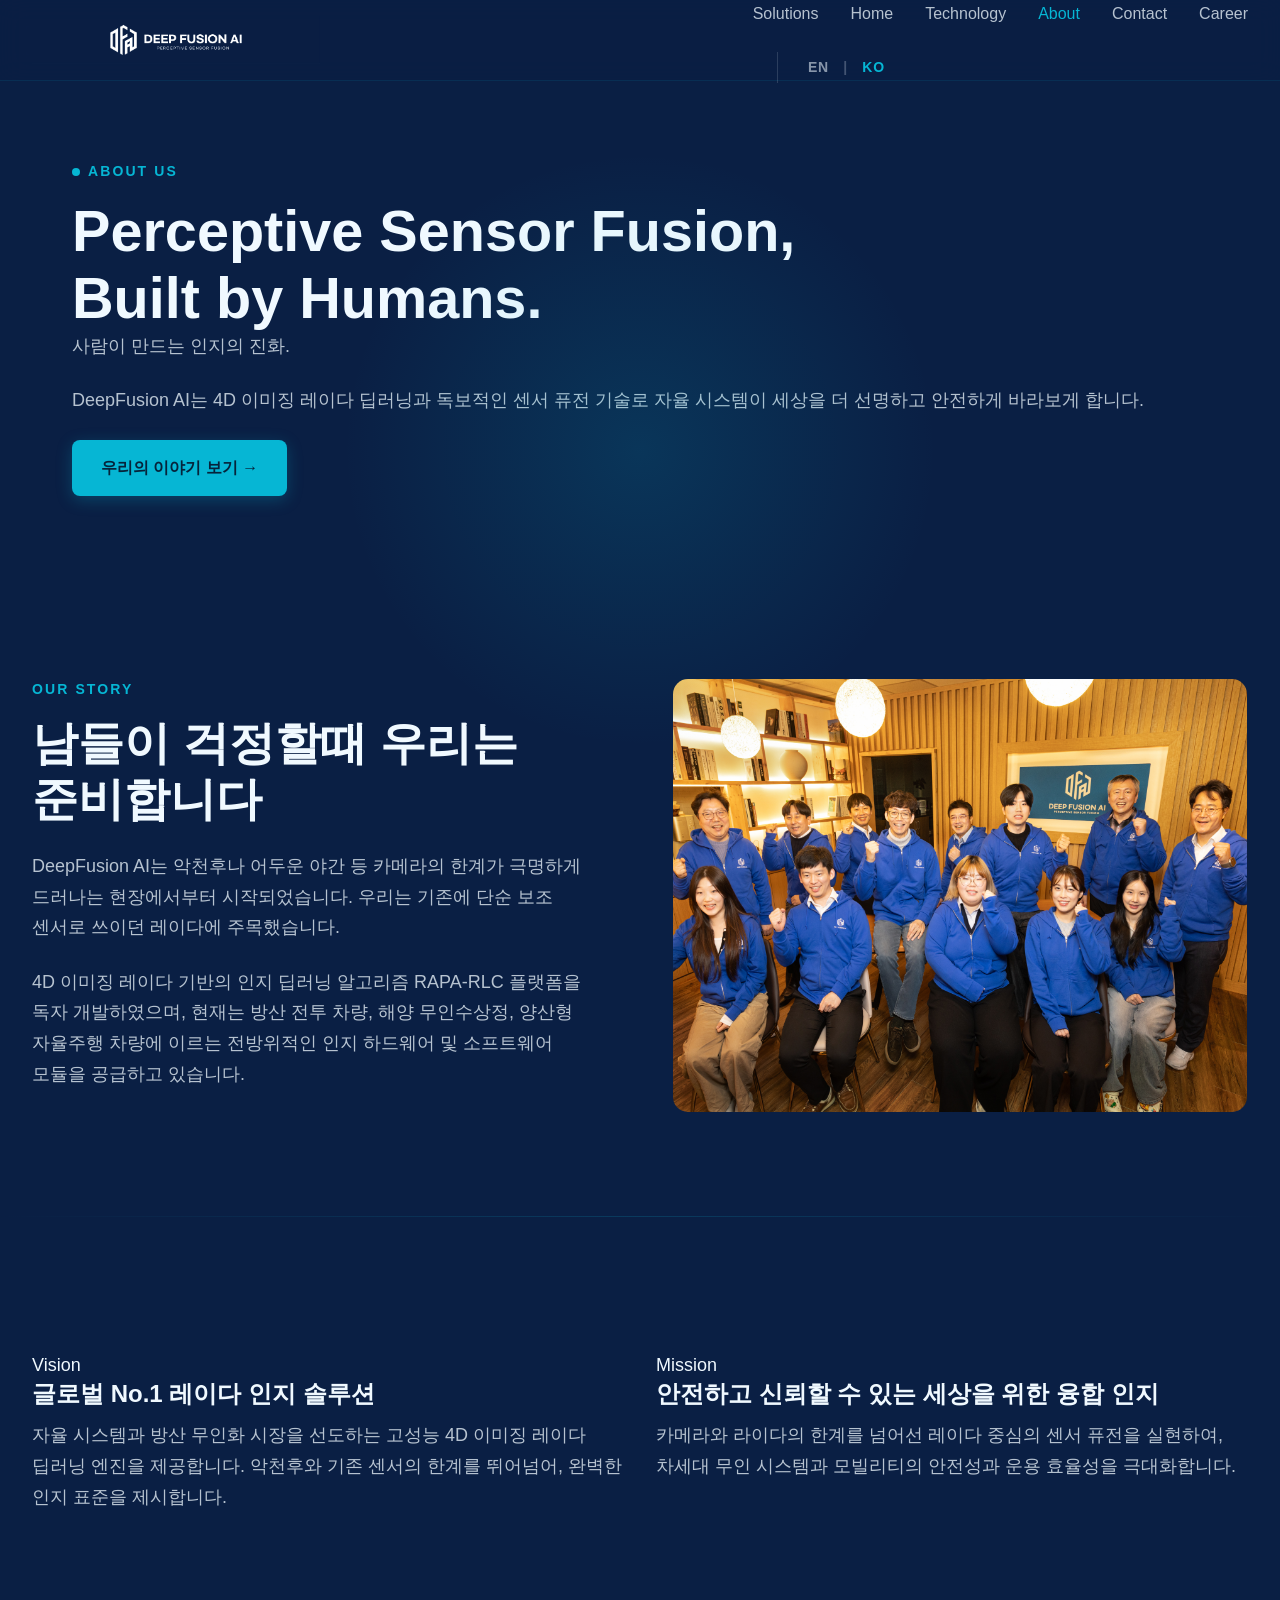
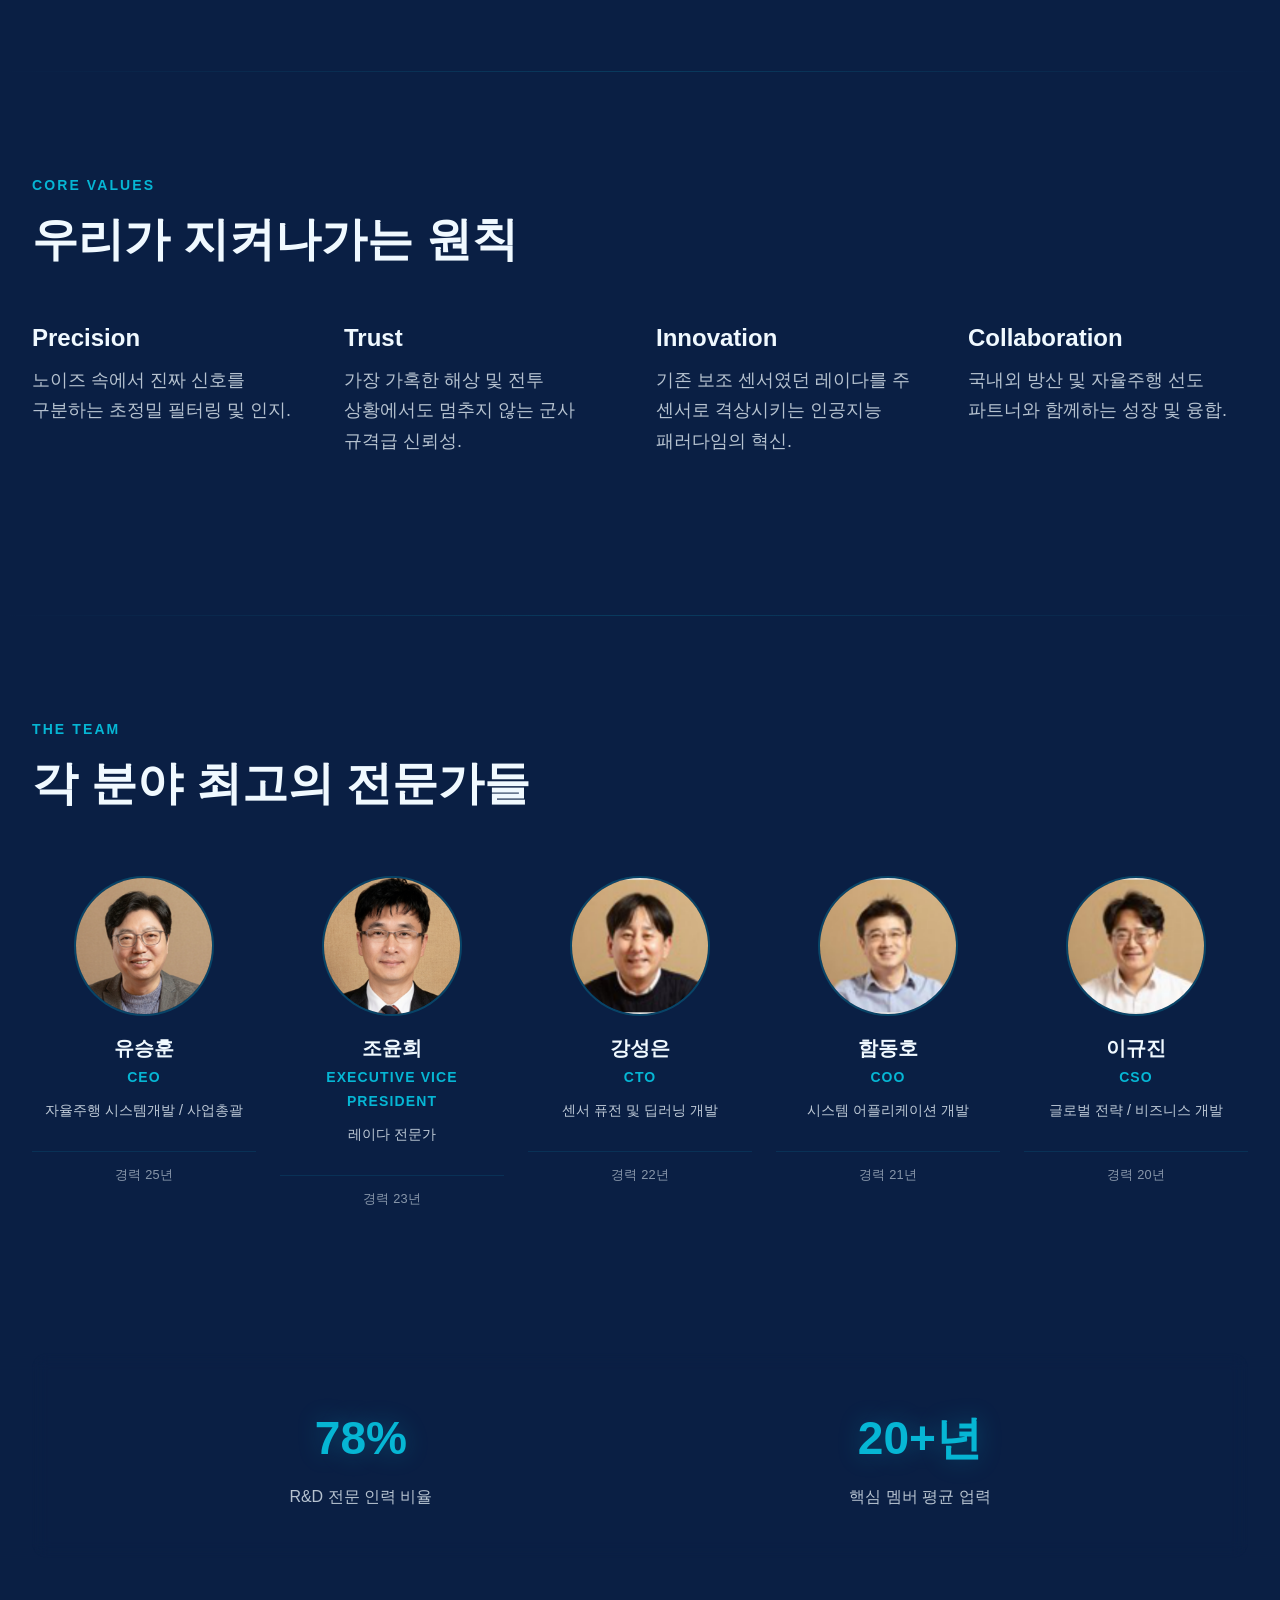
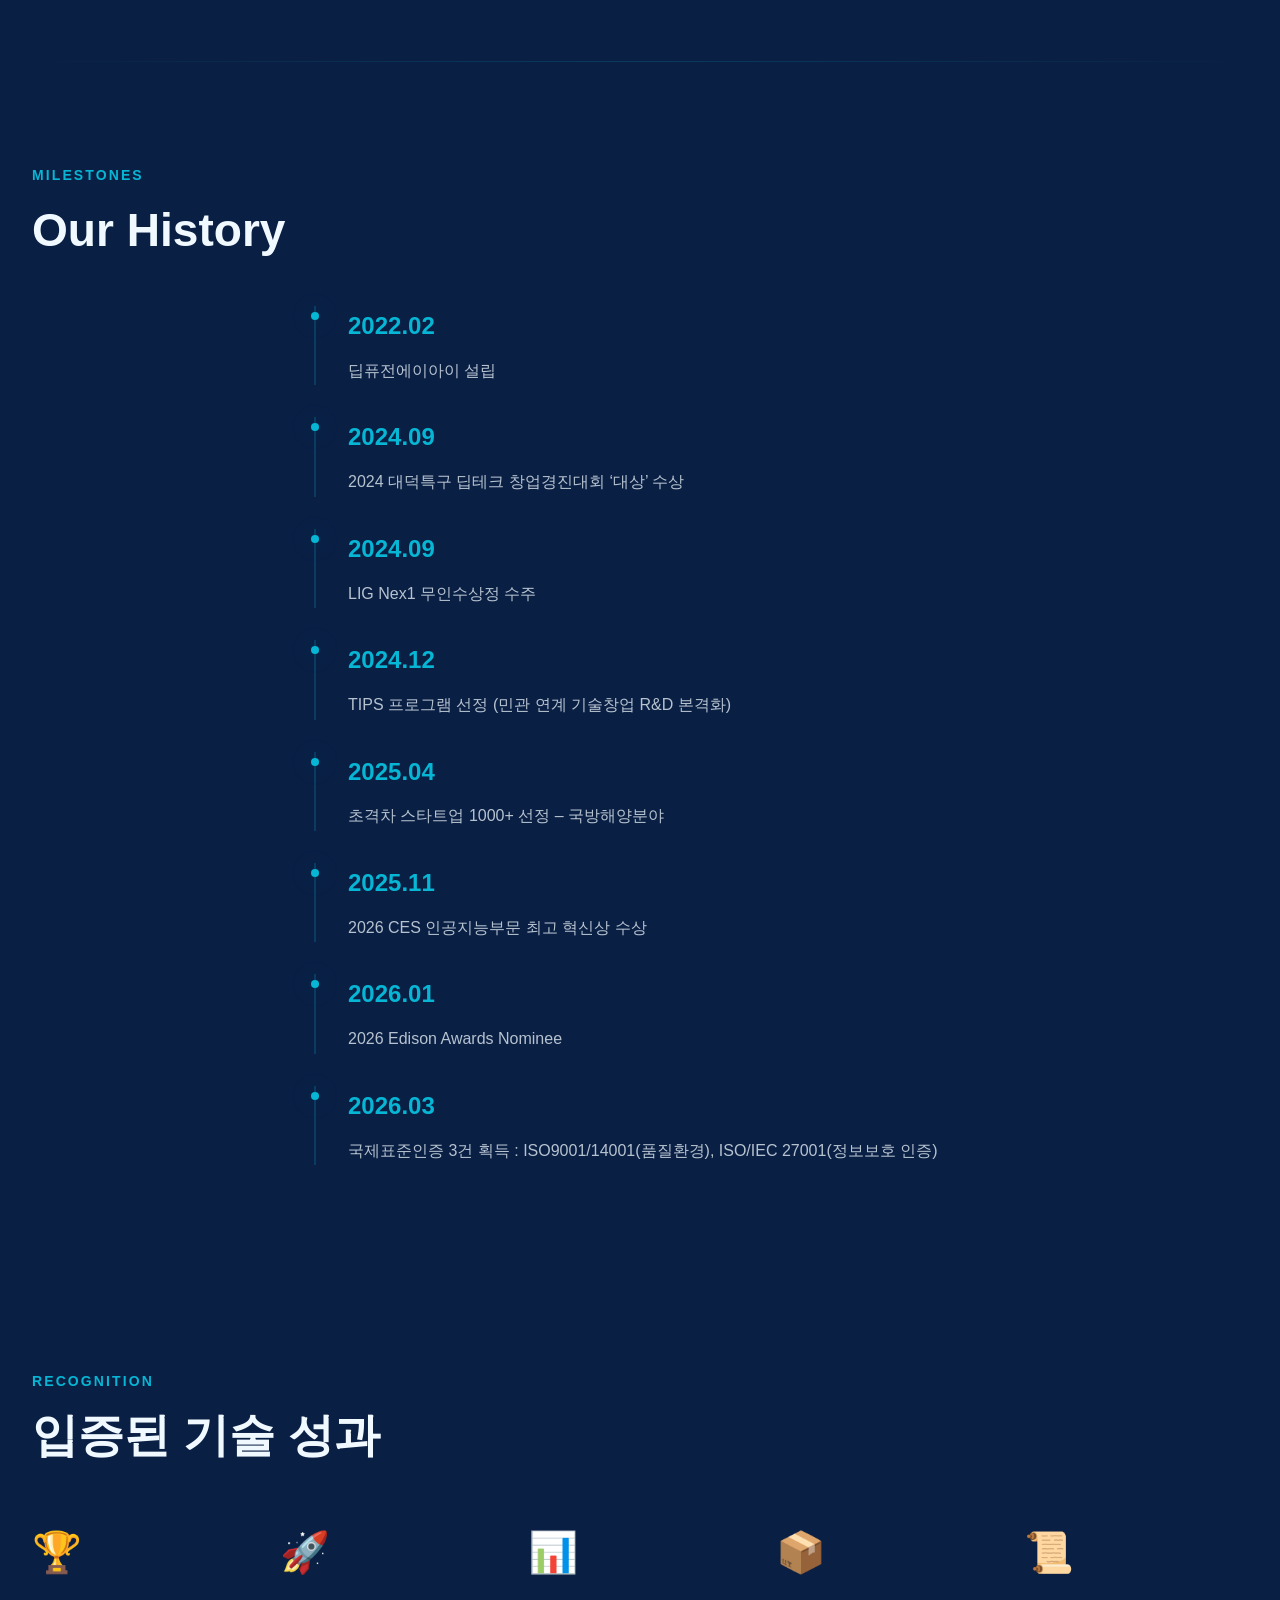
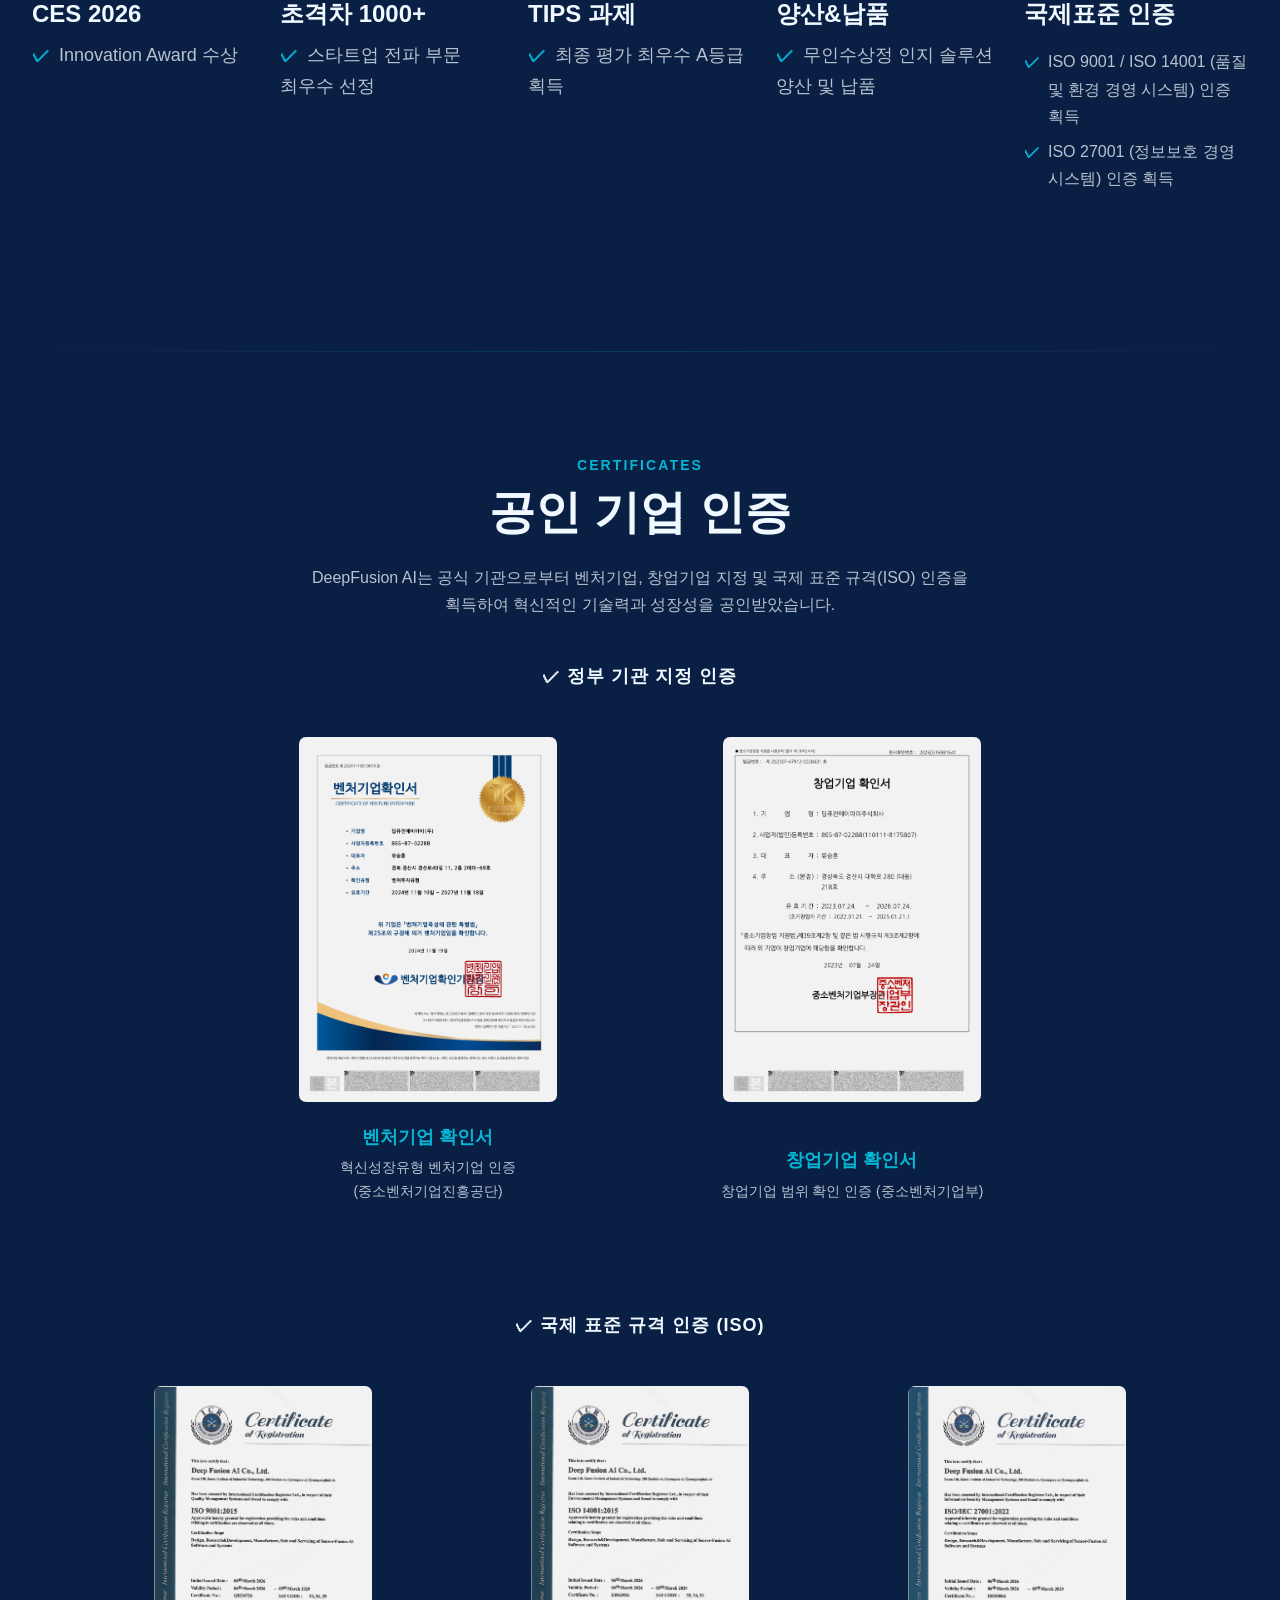
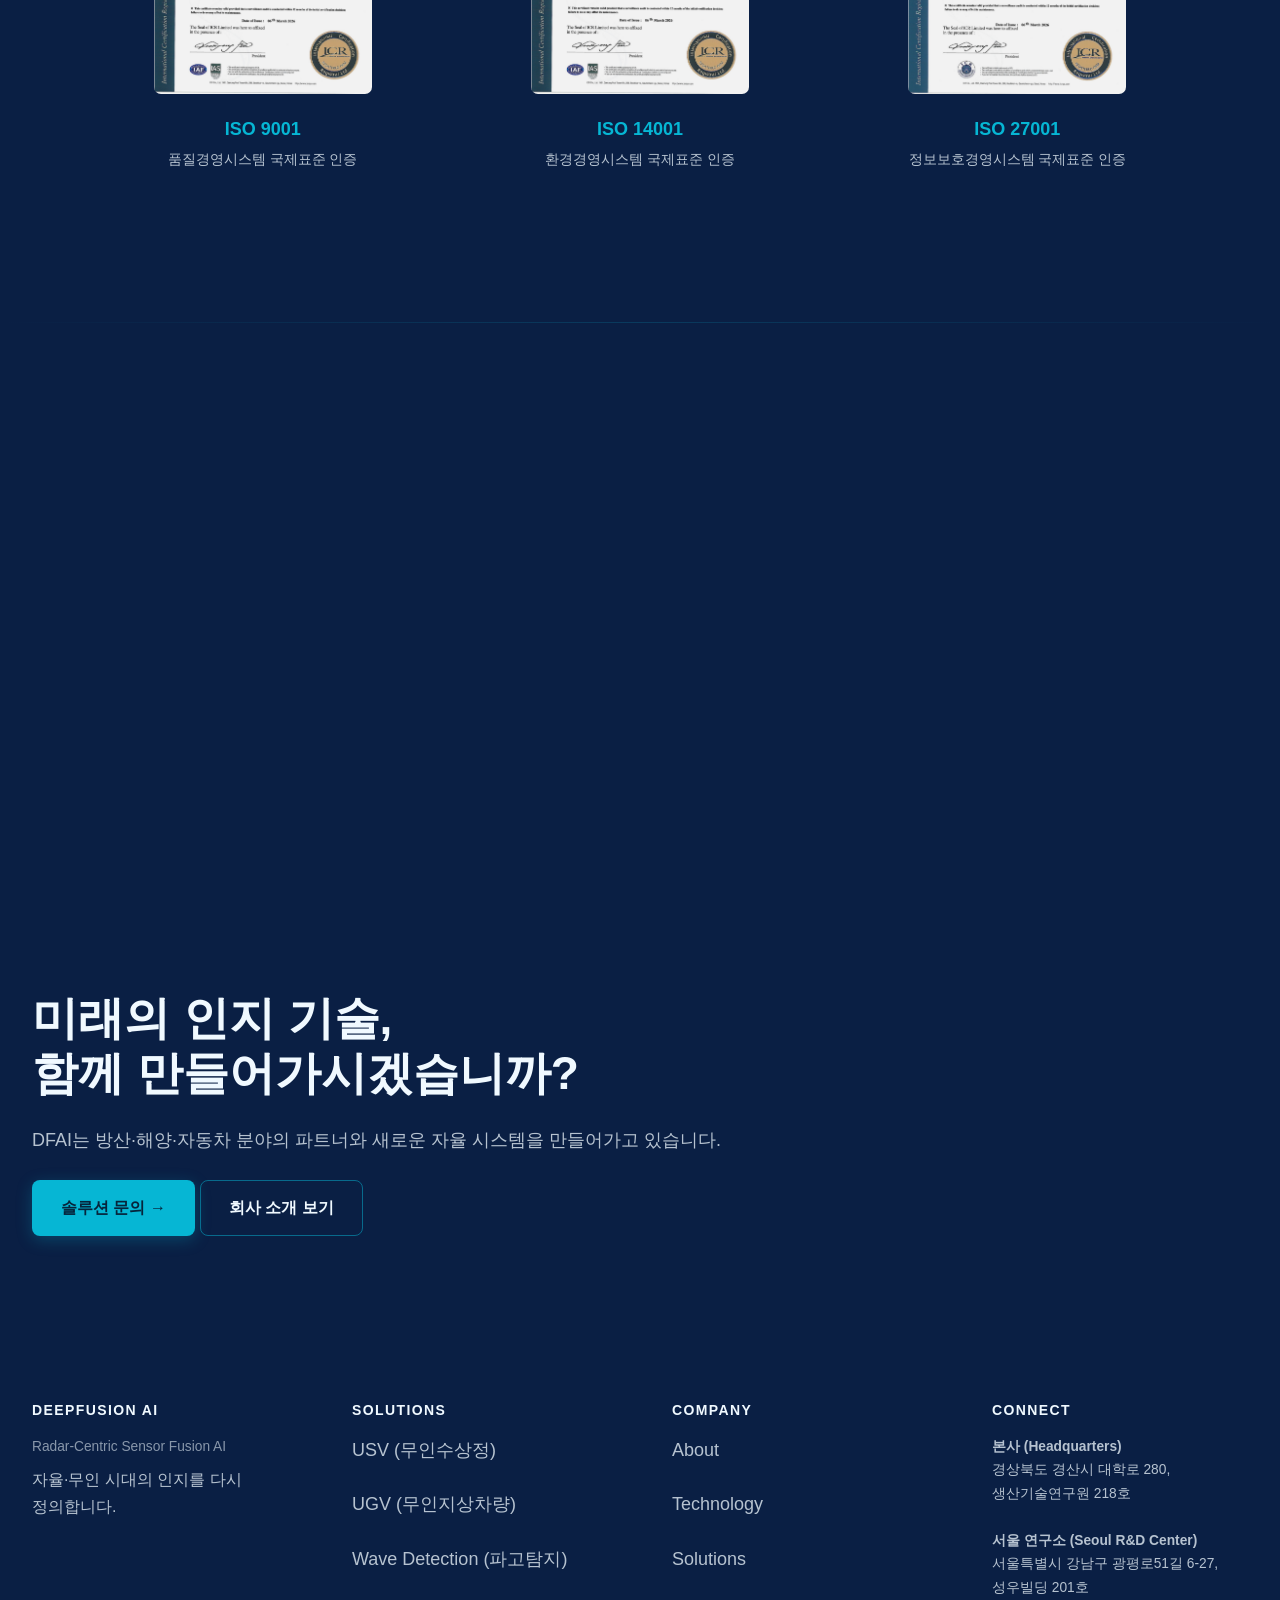
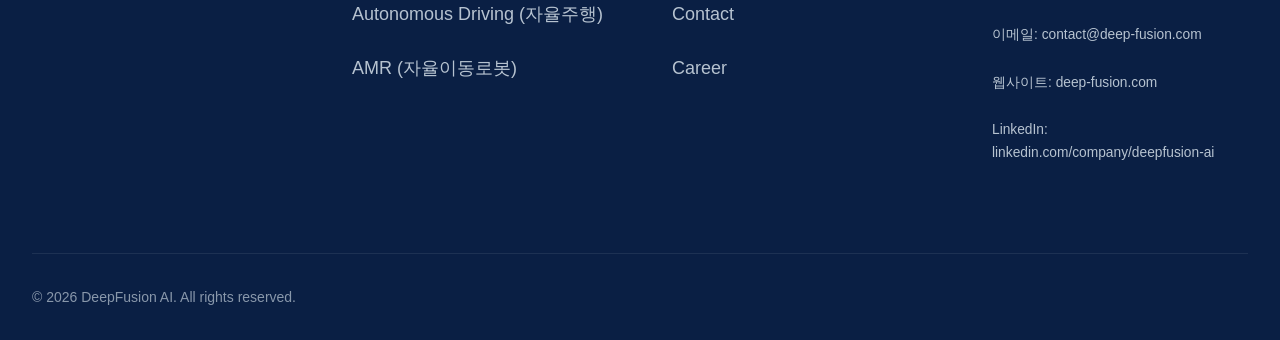
<file: about.html>
<!DOCTYPE html>
<html lang="ko">
<head>
  <meta charset="UTF-8">
  <meta name="viewport" content="width=device-width, initial-scale=1.0">
  <title data-i18n="about.meta.title">About | DeepFusion AI — 회사 소개</title>
  <meta name="description" content="DeepFusion AI는 4D 이미징 레이다 딥러닝 기술로 자율·무인 시대의 인지를 다시 정의합니다.">
  
  <link rel="stylesheet" href="assets/css/variables.css">
  <link rel="stylesheet" href="assets/css/reset.css">
  <link rel="stylesheet" href="assets/css/base.css">
  <link rel="stylesheet" href="assets/css/components.css">
  <link rel="stylesheet" href="assets/css/animations.css">
  <link rel="stylesheet" href="assets/css/about.css">
  <!-- Multilingual SEO -->
  <link rel="alternate" hreflang="ko" href="https://www.deep-fusion.com/about.html">
  <link rel="alternate" hreflang="en" href="https://www.deep-fusion.com/en/about.html">
  <link rel="alternate" hreflang="x-default" href="https://www.deep-fusion.com/about.html">
</head>
<body>
  <!-- Header -->
  <header class="site-header" id="site-header">
    <div class="container header-container">
      <a href="index.html" class="logo" aria-label="DeepFusion AI 홈">
        <img src="assets/images/header_logo.png" alt="DeepFusion AI">
      </a>
      <button class="nav-toggle" aria-label="메뉴 열기/닫기" aria-expanded="false" aria-controls="main-nav">
        <span></span>
        <span></span>
        <span></span>
      </button>
      <nav class="main-nav" id="main-nav">
        <ul>
          <li><a href="solutions.html" class="nav-link">Solutions</a></li>
          <li><a href="index.html" class="nav-link">Home</a></li>
          <li><a href="technology.html" class="nav-link">Technology</a></li>
          <li><a href="about.html" class="nav-link nav-link--active">About</a></li>
          <li><a href="contact.html" class="nav-link">Contact</a></li>
          <li><a href="career.html" class="nav-link">Career</a></li>
        </ul>
        <div class="lang-switcher" role="group" aria-label="Language">
          <a href="en/about.html" class="lang-link" hreflang="en">EN</a>
          <span class="lang-divider">|</span>
          <a href="about.html" class="lang-link active" aria-current="true">KO</a>
        </div>
      </nav>
    </div>
  </header>

  <main>
    <!-- Section 1: Hero -->
    <section class="hero section--dark" aria-label="회사 소개">
      <div class="hero-bg" style="background-image: url('assets/images/about/team/IR_p04_img_01.png'); opacity: 0.25;"></div>
      <div class="hero-glow-orb hero-glow-orb--1" aria-hidden="true"></div>
      <div class="radar-scanline" aria-hidden="true"></div>
      <div class="container hero-container">
        <div class="hero-card reveal-on-scroll">
          <span class="eyebrow"><span class="pulse-dot" style="margin-left: 0; margin-right: 8px;" aria-hidden="true"></span>ABOUT US</span>
          <h1 class="hero-headline">Perceptive Sensor Fusion,<br>Built by Humans.</h1>
          <p data-i18n="about.hero.p_text" class="hero-subheadline">사람이 만드는 인지의 진화.</p>
          <p data-i18n="about.hero.p_text_2" class="hero-body">
            DeepFusion AI는 4D 이미징 레이다 딥러닝과 독보적인 센서 퓨전 기술로 자율 시스템이 세상을 더 선명하고 안전하게 바라보게 합니다.
          </p>
          <div class="hero-ctas">
            <a href="#story" class="btn btn-primary">우리의 이야기 보기 &rarr;</a>
          </div>
        </div>
      </div>
    </section>

    <!-- Section 2: Our Story -->
    <section class="our-story section-padding section--mid" id="story" aria-label="회사 이야기">
      <div class="container">
        <div class="story-grid">
          <div class="story-text reveal-on-scroll">
            <span data-i18n="about.story.span_text" class="eyebrow">Our Story</span>
            <h2 data-i18n="about.story.h2_title">남들이 걱정할때 우리는 준비합니다</h2>
            <p data-i18n="about.story.p_text">
              DeepFusion AI는 악천후나 어두운 야간 등 카메라의 한계가 극명하게 드러나는 현장에서부터 시작되었습니다. 우리는 기존에 단순 보조 센서로 쓰이던 레이다에 주목했습니다.
            </p>
            <p data-i18n="about.story.p_text_2">
              4D 이미징 레이다 기반의 인지 딥러닝 알고리즘 RAPA-RLC 플랫폼을 독자 개발하였으며, 현재는 방산 전투 차량, 해양 무인수상정, 양산형 자율주행 차량에 이르는 전방위적인 인지 하드웨어 및 소프트웨어 모듈을 공급하고 있습니다.
            </p>
          </div>
          <div class="story-image reveal-on-scroll stagger-1">
            <div class="image-box">
              <img src="assets/images/about/DFA_1730C.jpg" alt="DeepFusion AI Team Working" loading="lazy">
            </div>
          </div>
        </div>
      </div>
    </section>

    <hr class="section-divider-soft">

    <!-- Section 3: Vision & Mission -->
    <section class="vision-mission section-padding section--dark" aria-label="비전 및 미션">
      <div class="container">
        <div class="grid grid-2">
          <article class="card reveal-on-scroll stagger-1">
            <span data-i18n="about.vision-mission.span_text" class="card-subtitle">Vision</span>
            <h3 data-i18n="about.vision-mission.h3_title">글로벌 No.1 레이다 인지 솔루션</h3>
            <p data-i18n="about.vision-mission.p_text">자율 시스템과 방산 무인화 시장을 선도하는 고성능 4D 이미징 레이다 딥러닝 엔진을 제공합니다. 악천후와 기존 센서의 한계를 뛰어넘어, 완벽한 인지 표준을 제시합니다.</p>
          </article>
          <article class="card reveal-on-scroll stagger-2">
            <span data-i18n="about.vision-mission.span_text_2" class="card-subtitle">Mission</span>
            <h3 data-i18n="about.vision-mission.h3_title_2">안전하고 신뢰할 수 있는 세상을 위한 융합 인지</h3>
            <p data-i18n="about.vision-mission.p_text_2">카메라와 라이다의 한계를 넘어선 레이다 중심의 센서 퓨전을 실현하여, 차세대 무인 시스템과 모빌리티의 안전성과 운용 효율성을 극대화합니다.</p>
          </article>
        </div>
      </div>
    </section>

    <hr class="section-divider-soft">

    <!-- Section 4: Core Values -->
    <section class="core-values section-padding section--mid" aria-label="핵심 가치">
      <div class="container">
        <span data-i18n="about.core-values.span_text" class="eyebrow reveal-on-scroll">Core Values</span>
        <h2 data-i18n="about.core-values.h2_title" class="reveal-on-scroll stagger-1">우리가 지켜나가는 원칙</h2>
        <div class="grid grid-4">
          <div class="card reveal-on-scroll stagger-1">
            <h3 data-i18n="about.core-values.h3_title">Precision</h3>
            <p data-i18n="about.core-values.p_text">노이즈 속에서 진짜 신호를 구분하는 초정밀 필터링 및 인지.</p>
          </div>
          <div class="card reveal-on-scroll stagger-2">
            <h3 data-i18n="about.core-values.h3_title_2">Trust</h3>
            <p data-i18n="about.core-values.p_text_2">가장 가혹한 해상 및 전투 상황에서도 멈추지 않는 군사 규격급 신뢰성.</p>
          </div>
          <div class="card reveal-on-scroll stagger-3">
            <h3 data-i18n="about.core-values.h3_title_3">Innovation</h3>
            <p data-i18n="about.core-values.p_text_3">기존 보조 센서였던 레이다를 주 센서로 격상시키는 인공지능 패러다임의 혁신.</p>
          </div>
          <div class="card reveal-on-scroll stagger-4">
            <h3 data-i18n="about.core-values.h3_title_4">Collaboration</h3>
            <p data-i18n="about.core-values.p_text_4">국내외 방산 및 자율주행 선도 파트너와 함께하는 성장 및 융합.</p>
          </div>
        </div>
      </div>
    </section>

    <hr class="section-divider-soft">

    <!-- Section 5: Team -->
    <section class="team section-padding section--dark" aria-label="팀원 소개">
      <div class="container">
        <span data-i18n="about.team.span_text" class="eyebrow reveal-on-scroll">The Team</span>
        <h2 data-i18n="about.team.h2_title" class="reveal-on-scroll stagger-1">각 분야 최고의 전문가들</h2>
        
        <div class="team-grid">
          <!-- Card 1: CEO -->
          <article class="team-card reveal-on-scroll stagger-1">
            <div class="team-photo">
              <img src="assets/images/about/team/ceo.png"
                   alt="유승훈 CEO"
                   loading="lazy">
            </div>
            <div class="team-info">
              <h3 class="team-name">유승훈</h3>
              <p data-i18n="about.team.p_text" class="team-role">CEO</p>
              <p data-i18n="about.team.p_text_2" class="team-domain">자율주행 시스템개발 / 사업총괄</p>
              <p data-i18n="about.team.p_text_3" class="team-experience">경력 25년</p>
            </div>
          </article>

          <!-- Card 2: EVP -->
          <article class="team-card reveal-on-scroll stagger-2">
            <div class="team-photo">
              <img src="assets/images/about/team/vp.png"
                   alt="조윤희 부사장"
                   loading="lazy">
            </div>
            <div class="team-info">
              <h3 class="team-name">조윤희</h3>
              <p class="team-role">Executive Vice President</p>
              <p class="team-domain">레이다 전문가</p>
              <p class="team-experience">경력 23년</p>
            </div>
          </article>

          <!-- Card 3: CTO -->
          <article class="team-card reveal-on-scroll stagger-3">
            <div class="team-photo">
              <img src="assets/images/about/team/IR_p04_img_02.png"
                   alt="강성은 CTO"
                   loading="lazy">
            </div>
            <div class="team-info">
              <h3 class="team-name">강성은</h3>
              <p data-i18n="about.team.p_text_4" class="team-role">CTO</p>
              <p data-i18n="about.team.p_text_5" class="team-domain">센서 퓨전 및 딥러닝 개발</p>
              <p data-i18n="about.team.p_text_6" class="team-experience">경력 22년</p>
            </div>
          </article>

          <!-- Card 4: COO -->
          <article class="team-card reveal-on-scroll stagger-4">
            <div class="team-photo">
              <img src="assets/images/about/team/IR_p04_img_03.png"
                   alt="함동호 COO"
                   loading="lazy">
            </div>
            <div class="team-info">
              <h3 class="team-name">함동호</h3>
              <p data-i18n="about.team.p_text_7" class="team-role">COO</p>
              <p data-i18n="about.team.p_text_8" class="team-domain">시스템 어플리케이션 개발</p>
              <p data-i18n="about.team.p_text_9" class="team-experience">경력 21년</p>
            </div>
          </article>

          <!-- Card 5: CSO -->
          <article class="team-card reveal-on-scroll stagger-5">
            <div class="team-photo">
              <img src="assets/images/about/team/IR_p04_img_04.png"
                   alt="이규진 CSO"
                   loading="lazy">
            </div>
            <div class="team-info">
              <h3 class="team-name">이규진</h3>
              <p data-i18n="about.team.p_text_10" class="team-role">CSO</p>
              <p data-i18n="about.team.p_text_11" class="team-domain">글로벌 전략 / 비즈니스 개발</p>
              <p data-i18n="about.team.p_text_12" class="team-experience">경력 20년</p>
            </div>
          </article>
        </div>

        <!-- Statistics Banner -->
        <div class="stats-banner reveal-on-scroll">
          <div class="stat-item">
            <div class="stat-num">78%</div>
            <div class="stat-label">R&D 전문 인력 비율</div>
          </div>
          <div class="stat-item">
            <div class="stat-num">20+년</div>
            <div class="stat-label">핵심 멤버 평균 업력</div>
          </div>
        </div>
      </div>
    </section>

    <hr class="section-divider-soft">

    <!-- Section 6: Milestones -->
    <section class="milestones-section section-padding section--mid" aria-label="연혁">
      <div class="container">
        <span class="eyebrow reveal-on-scroll">Milestones</span>
        <h2 class="reveal-on-scroll stagger-1" style="margin-bottom: var(--space-xl);">Our History</h2>
        
        <ul class="timeline reveal-on-scroll stagger-2" style="max-width: 700px; margin: 0 auto; padding-left: var(--space-md);">
          <li>
            <span class="year">2022.02</span>
            <span class="event">딥퓨전에이아이 설립</span>
          </li>
          <li>
            <span class="year">2024.09</span>
            <span class="event">2024 대덕특구 딥테크 창업경진대회 ‘대상’ 수상</span>
          </li>
          <li>
            <span class="year">2024.09</span>
            <span class="event">LIG Nex1 무인수상정 수주</span>
          </li>
          <li>
            <span class="year">2024.12</span>
            <span class="event">TIPS 프로그램 선정 (민관 연계 기술창업 R&D 본격화)</span>
          </li>
          <li>
            <span class="year">2025.04</span>
            <span class="event">초격차 스타트업 1000+ 선정 – 국방해양분야</span>
          </li>
          <li>
            <span class="year">2025.11</span>
            <span class="event">2026 CES 인공지능부문 최고 혁신상 수상</span>
          </li>
          <li>
            <span class="year">2026.01</span>
            <span class="event">2026 Edison Awards Nominee</span>
          </li>
          <li>
            <span class="year">2026.03</span>
            <span class="event">국제표준인증 3건 획득 : ISO9001/14001(품질환경), ISO/IEC 27001(정보보호 인증)</span>
          </li>
        </ul>
      </div>
    </section>

    <!-- Section 7: Recognition -->
    <section class="recognition-section section-padding section--dark" aria-label="수상 및 인증">
      <div class="container">
        <span data-i18n="about.recognition.span_text" class="eyebrow reveal-on-scroll">Recognition</span>
        <h2 data-i18n="about.recognition.h2_title" class="reveal-on-scroll stagger-1">입증된 기술 성과</h2>
        <div class="grid-recognition">
          <div class="card reveal-on-scroll stagger-1">
            <div class="recog-icon" aria-hidden="true">🏆</div>
            <h3>CES 2026</h3>
            <p data-i18n="about.recognition.p_text"><span style="color: var(--accent-cyan); font-weight: bold; margin-right: 4px;">✓</span> Innovation Award 수상</p>
          </div>
          <div class="card reveal-on-scroll stagger-2">
            <div class="recog-icon" aria-hidden="true">🚀</div>
            <h3 data-i18n="about.recognition.h3_title">초격차 1000+</h3>
            <p data-i18n="about.recognition.p_text_2"><span style="color: var(--accent-cyan); font-weight: bold; margin-right: 4px;">✓</span> 스타트업 전파 부문 최우수 선정</p>
          </div>
          <div class="card reveal-on-scroll stagger-3">
            <div class="recog-icon" aria-hidden="true">📊</div>
            <h3 data-i18n="about.recognition.h3_title_2">TIPS 과제</h3>
            <p data-i18n="about.recognition.p_text_3"><span style="color: var(--accent-cyan); font-weight: bold; margin-right: 4px;">✓</span> 최종 평가 최우수 A등급 획득</p>
          </div>
          <div class="card reveal-on-scroll stagger-4">
            <div class="recog-icon" aria-hidden="true">📦</div>
            <h3>양산&amp;납품</h3>
            <p data-i18n="about.recognition.p_text_4"><span style="color: var(--accent-cyan); font-weight: bold; margin-right: 4px;">✓</span> 무인수상정 인지 솔루션 양산 및 납품</p>
          </div>
          <div class="card reveal-on-scroll stagger-5">
            <div class="recog-icon" aria-hidden="true">📜</div>
            <h3 data-i18n="about.recognition.h3_title_3">국제표준 인증</h3>
            <ul class="recognition-list" style="list-style: none; padding: 0; margin: var(--space-xs) 0 0; font-size: var(--fs-sm); color: var(--text-secondary); text-align: left; display: inline-block;">
              <li style="margin-bottom: var(--space-xs); display: flex; align-items: flex-start; gap: 8px;">
                <span style="color: var(--accent-cyan); font-weight: bold; flex-shrink: 0;">✓</span>
                <span>ISO 9001 / ISO 14001 (품질 및 환경 경영 시스템) 인증 획득</span>
              </li>
              <li style="display: flex; align-items: flex-start; gap: 8px;">
                <span style="color: var(--accent-cyan); font-weight: bold; flex-shrink: 0;">✓</span>
                <span>ISO 27001 (정보보호 경영 시스템) 인증 획득</span>
              </li>
            </ul>
          </div>
        </div>
      </div>
    </section>

    <hr class="section-divider-soft">

    <!-- Section 7-2: Certificates -->
    <section class="certificates-section section-padding section--mid" aria-label="기업 확인서 및 인증">
      <div class="container">
        <span class="eyebrow reveal-on-scroll" style="display: block; text-align: center; margin-bottom: var(--space-xs);">Certificates</span>
        <h2 class="reveal-on-scroll stagger-1" style="text-align: center; margin-bottom: var(--space-md);">공인 기업 인증</h2>
        <p class="section-desc reveal-on-scroll stagger-2" style="text-align: center; max-width: 700px; margin: 0 auto var(--space-xl); color: var(--text-secondary); font-size: var(--fs-sm);">
          DeepFusion AI는 공식 기관으로부터 벤처기업, 창업기업 지정 및 국제 표준 규격(ISO) 인증을 획득하여 혁신적인 기술력과 성장성을 공인받았습니다.
        </p>

        <!-- Group 1: Government Certifications -->
        <h3 class="reveal-on-scroll stagger-2" style="text-align: center; font-size: var(--fs-md); color: var(--text-primary); margin-bottom: var(--space-md); text-transform: uppercase; letter-spacing: 1px;">✓ 정부 기관 지정 인증</h3>
        <div class="grid grid-2" style="max-width: 800px; margin: 0 auto var(--space-2xl); gap: var(--space-xl);">
          <div class="card reveal-on-scroll stagger-1" style="text-align: center; display: flex; flex-direction: column; align-items: center; justify-content: space-between; padding: var(--space-md);">
            <div style="width: 100%; max-width: 260px; overflow: hidden; border-radius: var(--radius-md); border: 1px solid var(--bg-card-border); margin-bottom: var(--space-md); box-shadow: var(--shadow-card);">
              <img src="assets/images/about/venture_cert.png" alt="벤처기업확인서" style="width: 100%; height: auto; display: block; filter: brightness(0.95);">
            </div>
            <div>
              <h4 style="font-size: var(--fs-base); color: var(--accent-cyan); margin-bottom: var(--space-xs);">벤처기업 확인서</h4>
              <p style="font-size: var(--fs-xs); color: var(--text-secondary);">혁신성장유형 벤처기업 인증 (중소벤처기업진흥공단)</p>
            </div>
          </div>
          <div class="card reveal-on-scroll stagger-2" style="text-align: center; display: flex; flex-direction: column; align-items: center; justify-content: space-between; padding: var(--space-md);">
            <div style="width: 100%; max-width: 260px; overflow: hidden; border-radius: var(--radius-md); border: 1px solid var(--bg-card-border); margin-bottom: var(--space-md); box-shadow: var(--shadow-card);">
              <img src="assets/images/about/startup_cert.png" alt="창업기업확인서" style="width: 100%; height: auto; display: block; filter: brightness(0.95);">
            </div>
            <div>
              <h4 style="font-size: var(--fs-base); color: var(--accent-cyan); margin-bottom: var(--space-xs);">창업기업 확인서</h4>
              <p style="font-size: var(--fs-xs); color: var(--text-secondary);">창업기업 범위 확인 인증 (중소벤처기업부)</p>
            </div>
          </div>
        </div>

        <!-- Group 2: ISO Certifications -->
        <h3 class="reveal-on-scroll" style="text-align: center; font-size: var(--fs-md); color: var(--text-primary); margin-bottom: var(--space-md); text-transform: uppercase; letter-spacing: 1px; margin-top: var(--space-xl);">✓ 국제 표준 규격 인증 (ISO)</h3>
        <div class="grid grid-3" style="max-width: 1100px; margin: 0 auto; gap: var(--space-lg);">
          <div class="card reveal-on-scroll stagger-1" style="text-align: center; display: flex; flex-direction: column; align-items: center; justify-content: space-between; padding: var(--space-md);">
            <div style="width: 100%; max-width: 220px; overflow: hidden; border-radius: var(--radius-md); border: 1px solid var(--bg-card-border); margin-bottom: var(--space-md); box-shadow: var(--shadow-card);">
              <img src="assets/images/about/cert_1.png" alt="ISO 9001 인증서" style="width: 100%; height: auto; display: block; filter: brightness(0.95);">
            </div>
            <div>
              <h4 style="font-size: var(--fs-base); color: var(--accent-cyan); margin-bottom: var(--space-xs);">ISO 9001</h4>
              <p style="font-size: var(--fs-xs); color: var(--text-secondary);">품질경영시스템 국제표준 인증</p>
            </div>
          </div>
          <div class="card reveal-on-scroll stagger-2" style="text-align: center; display: flex; flex-direction: column; align-items: center; justify-content: space-between; padding: var(--space-md);">
            <div style="width: 100%; max-width: 220px; overflow: hidden; border-radius: var(--radius-md); border: 1px solid var(--bg-card-border); margin-bottom: var(--space-md); box-shadow: var(--shadow-card);">
              <img src="assets/images/about/cert_2.png" alt="ISO 14001 인증서" style="width: 100%; height: auto; display: block; filter: brightness(0.95);">
            </div>
            <div>
              <h4 style="font-size: var(--fs-base); color: var(--accent-cyan); margin-bottom: var(--space-xs);">ISO 14001</h4>
              <p style="font-size: var(--fs-xs); color: var(--text-secondary);">환경경영시스템 국제표준 인증</p>
            </div>
          </div>
          <div class="card reveal-on-scroll stagger-3" style="text-align: center; display: flex; flex-direction: column; align-items: center; justify-content: space-between; padding: var(--space-md);">
            <div style="width: 100%; max-width: 220px; overflow: hidden; border-radius: var(--radius-md); border: 1px solid var(--bg-card-border); margin-bottom: var(--space-md); box-shadow: var(--shadow-card);">
              <img src="assets/images/about/cert_3.png" alt="ISO 27001 인증서" style="width: 100%; height: auto; display: block; filter: brightness(0.95);">
            </div>
            <div>
              <h4 style="font-size: var(--fs-base); color: var(--accent-cyan); margin-bottom: var(--space-xs);">ISO 27001</h4>
              <p style="font-size: var(--fs-xs); color: var(--text-secondary);">정보보호경영시스템 국제표준 인증</p>
            </div>
          </div>
        </div>
      </div>
    </section>

    <hr class="section-divider-soft">

    <!-- Section 8: Company Info -->
    <section class="company-info-section section-padding section--mid" aria-label="위치 및 연락처">
      <div class="container">
        <span data-i18n="about.company-info.span_text" class="eyebrow reveal-on-scroll">Locations</span>
        <h2 data-i18n="about.company-info.h2_title" class="reveal-on-scroll stagger-1">본사 및 연구소 위치</h2>
        <div class="grid grid-2">
          <!-- Office 1 -->
          <article class="card office-card reveal-on-scroll stagger-1">
            <span data-i18n="about.company-info.span_text_2" class="card-subtitle">본사 / Headquarters</span>
            <h3>경산 R&D 센터</h3>
            <p data-i18n="about.company-info.p_text"><strong>주소:</strong> 경상북도 경산시 대학로 280, 생산기술연구원 218호</p>
            <p><strong>역할:</strong> 핵심 R&D 및 하드웨어 가속 알고리즘 설계</p>
          </article>
          <!-- Office 2 -->
          <article class="card office-card reveal-on-scroll stagger-2">
            <span class="card-subtitle">서울 연구소 / Seoul R&D Center</span>
            <h3 data-i18n="about.company-info.h3_title_2">서울 비즈니스 연구소</h3>
            <p data-i18n="about.company-info.p_text_3"><strong>주소:</strong> 서울특별시 강남구 광평로51길 6-27 (수서동, 성우빌딩) 2층 201호</p>
            <p data-i18n="about.company-info.p_text_4"><strong>역할:</strong> 사업 개발, 글로벌 파트너십 구축 및 모델 경량화 연구</p>
          </article>
        </div>
      </div>
    </section>

    <!-- Section 9: Contact CTA -->
    <section class="contact-cta section-padding section--dark" aria-label="협력 문의">
      <div class="radial-glow" aria-hidden="true"></div>
      <div class="container contact-cta-content reveal-on-scroll">
        <h2>미래의 인지 기술,<br>함께 만들어가시겠습니까?</h2>
        <p data-i18n="about.contact-cta.p_text">DFAI는 방산·해양·자동차 분야의 파트너와 새로운 자율 시스템을 만들어가고 있습니다.</p>
        <div class="contact-cta-buttons">
          <a href="contact.html#form" class="btn btn-primary" aria-label="솔루션 문의하기">솔루션 문의 &rarr;</a>
          <a href="about.html" class="btn btn-secondary" aria-label="회사 소개 보기">회사 소개 보기</a>
        </div>
      </div>
    </section>
  </main>

  <!-- Footer -->
  <footer class="site-footer">
    <div class="container">
      <div class="footer-grid">
        <div class="footer-col">
          <h4>DeepFusion AI</h4>
          <p data-i18n="common.footer.p_text" style="font-size: var(--fs-xs); color: var(--text-muted); margin-bottom: var(--space-xs);">
            Radar-Centric Sensor Fusion AI
          </p>
          <p data-i18n="common.footer.p_text_2" style="font-size: var(--fs-sm); color: var(--text-secondary);">
            자율·무인 시대의 인지를 다시 정의합니다.
          </p>
        </div>
        <div class="footer-col">
          <h4 data-i18n="common.footer.h4_title">Solutions</h4>
          <ul>
            <li><a href="solutions.html#usv" class="footer-link">USV (무인수상정)</a></li>
            <li><a href="solutions.html#ugv" class="footer-link">UGV (무인지상차량)</a></li>
            <li><a href="solutions.html#wave" class="footer-link">Wave Detection (파고탐지)</a></li>
            <li><a href="solutions.html#autonomous" class="footer-link">Autonomous Driving (자율주행)</a></li>
            <li><a href="solutions.html#amr" class="footer-link">AMR (자율이동로봇)</a></li>
          </ul>
        </div>
        <div class="footer-col">
          <h4 data-i18n="common.footer.h4_title_2">Company</h4>
          <ul>
            <li><a href="about.html" class="footer-link">About</a></li>
            <li><a href="technology.html" class="footer-link">Technology</a></li>
            <li><a href="solutions.html" class="footer-link">Solutions</a></li>
            <li><a href="contact.html" class="footer-link">Contact</a></li>
            <li><a href="career.html" class="footer-link">Career</a></li>
          </ul>
        </div>
        <div class="footer-col">
          <h4 data-i18n="common.footer.h4_title_3">Connect</h4>
          <ul style="gap: var(--space-sm); font-size: var(--fs-xs); color: var(--text-secondary);">
            <li>
              <strong>본사 (Headquarters)</strong><br>
              경상북도 경산시 대학로 280, 생산기술연구원 218호
            </li>
            <li>
              <strong>서울 연구소 (Seoul R&D Center)</strong><br>
              서울특별시 강남구 광평로51길 6-27, 성우빌딩 201호
            </li>
            <li style="margin-top: var(--space-xs);">
              이메일: <a href="mailto:contact@deep-fusion.com" class="footer-link">contact@deep-fusion.com</a>
            </li>
            <li>
              웹사이트: <a href="https://www.deep-fusion.com" class="footer-link">deep-fusion.com</a>
            </li>
            <li>
              LinkedIn: <a href="https://www.linkedin.com/company/deepfusion-ai/" class="footer-link">linkedin.com/company/deepfusion-ai</a>
            </li>
          </ul>
        </div>
      </div>
      <div class="footer-bottom">
        <div class="footer-bottom-copy">
          &copy; 2026 DeepFusion AI. All rights reserved.
        </div>
      </div>
    </div>
  </footer>

  <script src="assets/js/main.js" defer></script>
  <script src="assets/js/animations.js" defer></script>
  <script>
    document.querySelectorAll('.lang-link').forEach(function(el) {
      el.addEventListener('click', function() {
        var isKo = el.textContent.trim() === 'KO';
        localStorage.setItem('dfai_lang_pref', isKo ? 'ko' : 'en');
      });
    });
  </script>
</body>
</html>
</file>
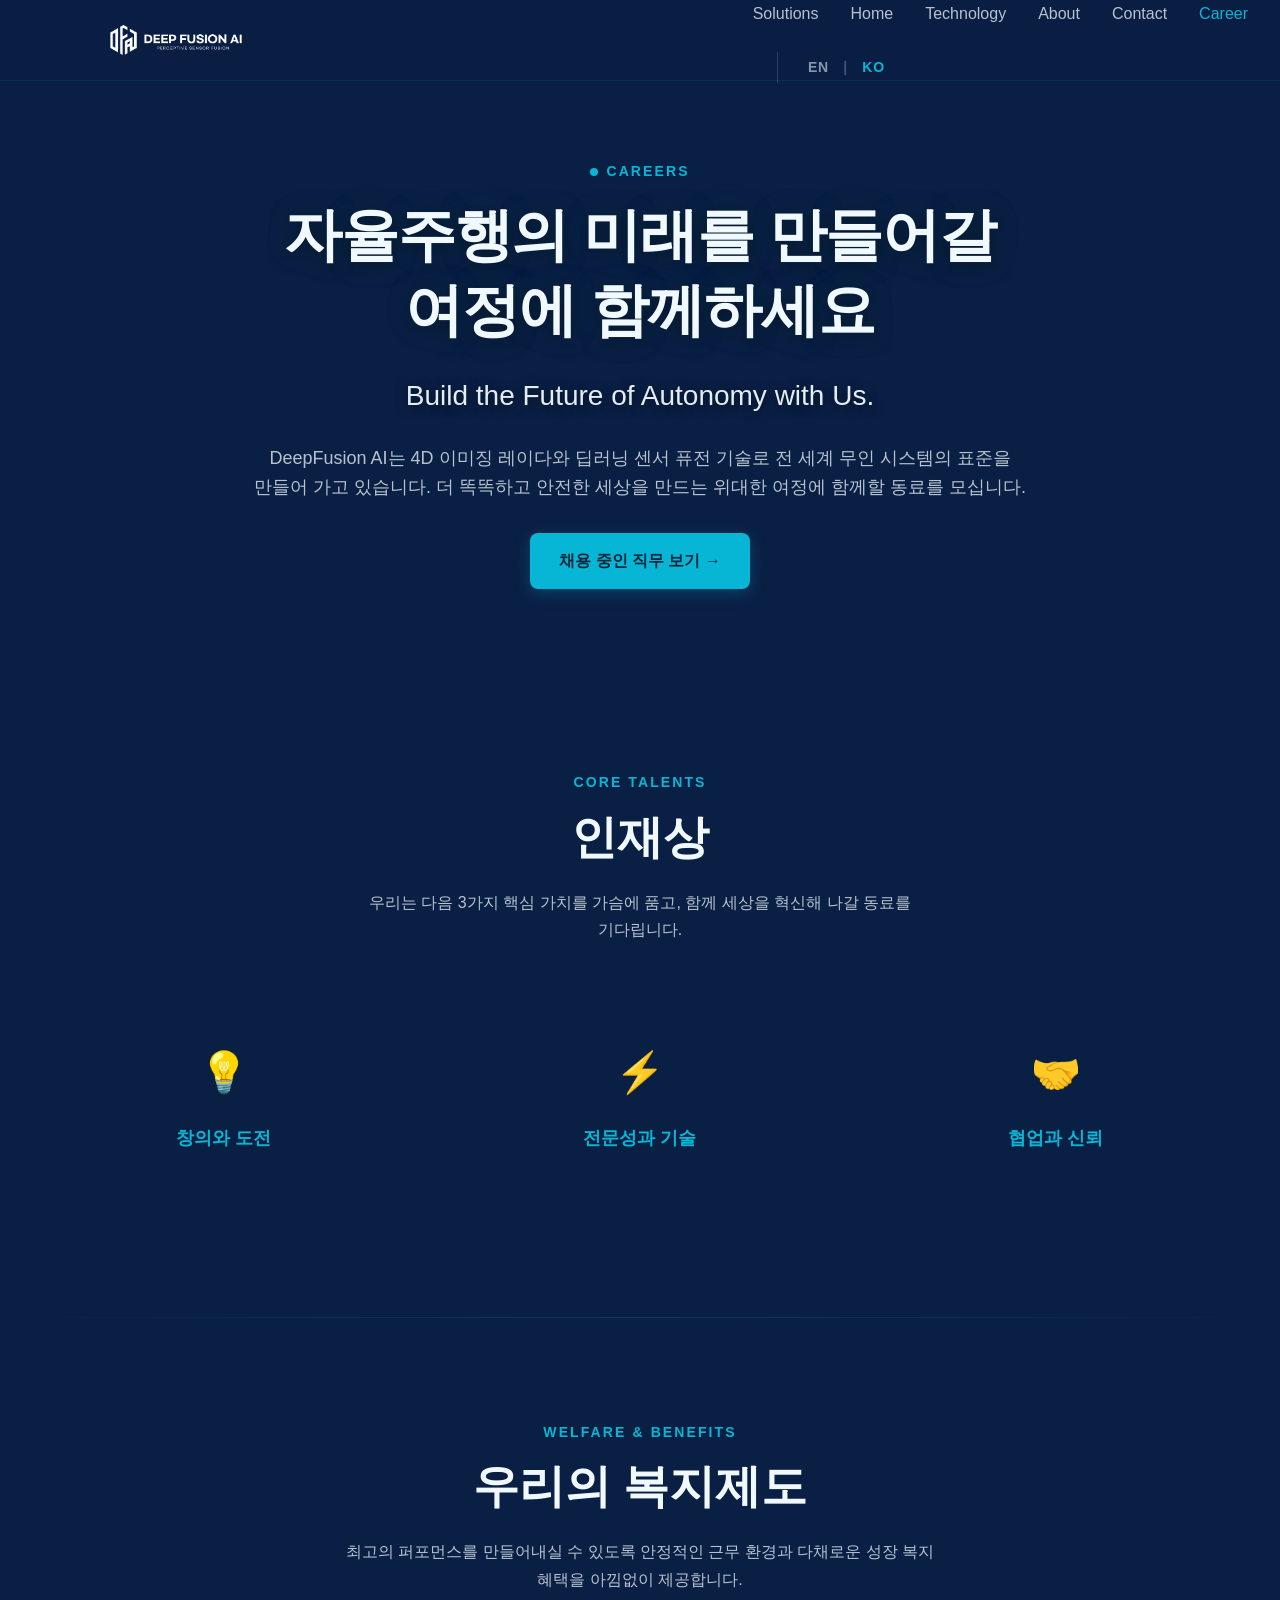
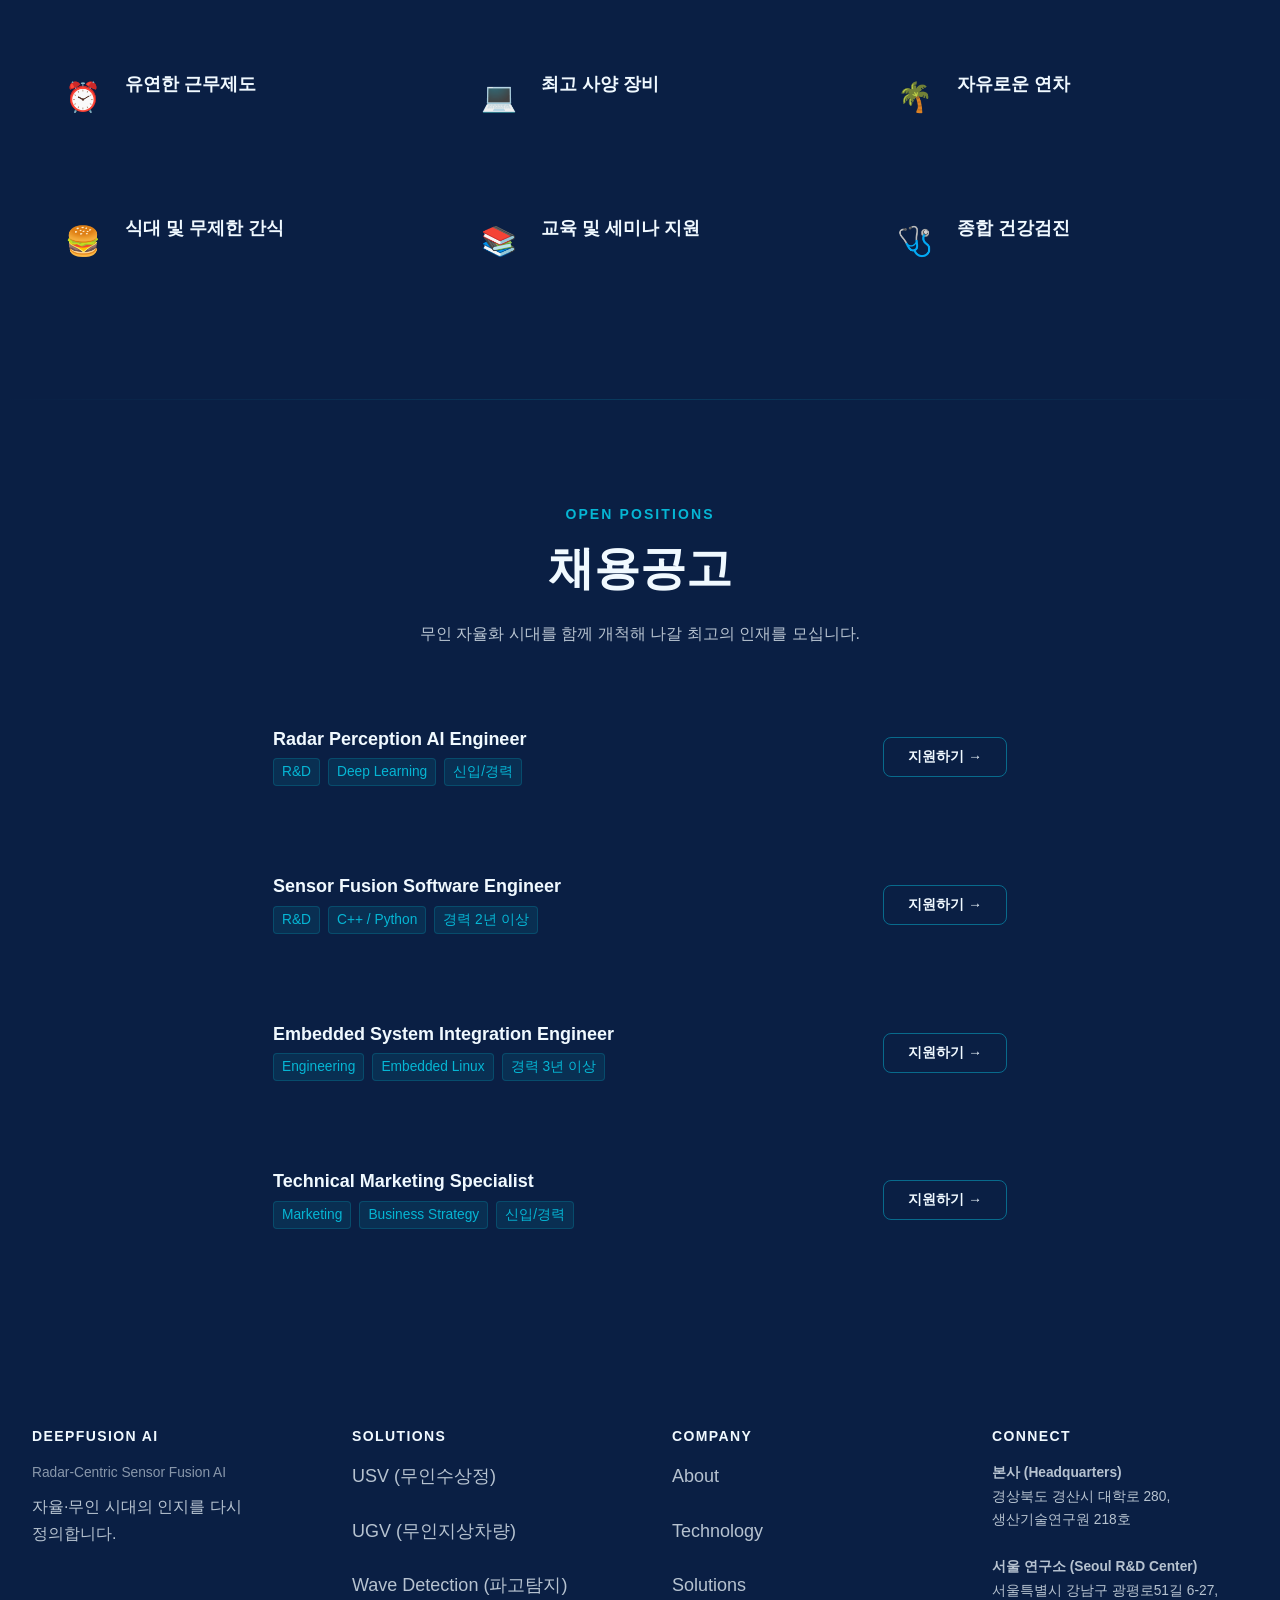
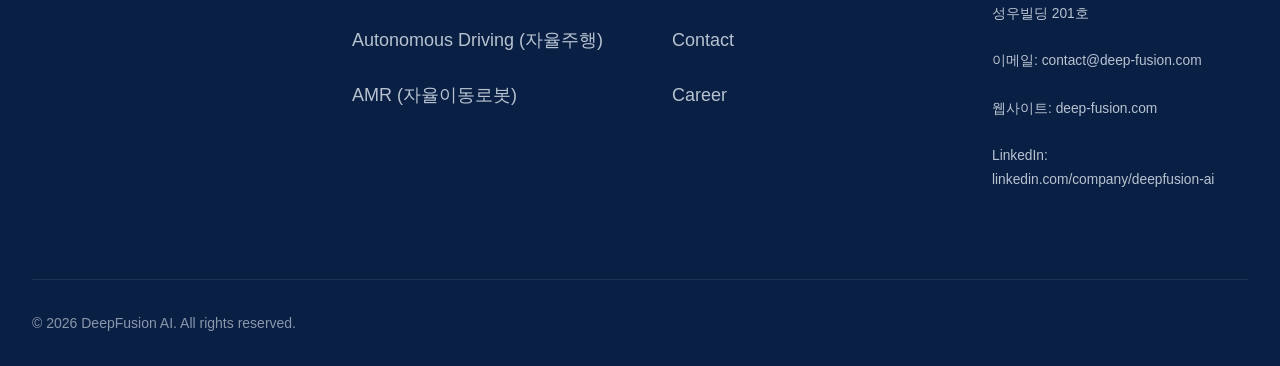
<file: career.html>
<!DOCTYPE html>
<html lang="ko">
<head>
  <meta charset="UTF-8">
  <meta name="viewport" content="width=device-width, initial-scale=1.0">
  <title data-i18n="career.meta.title">Career | DeepFusion AI — 채용 정보</title>
  <meta name="description" content="세상을 움직이는 기술을 실현할 인재를 기다립니다. DeepFusion AI의 인재상, 복지제도, 그리고 채용 중인 직무를 확인해 보세요.">
  
  <link rel="stylesheet" href="assets/css/variables.css">
  <link rel="stylesheet" href="assets/css/reset.css">
  <link rel="stylesheet" href="assets/css/base.css">
  <link rel="stylesheet" href="assets/css/components.css">
  <link rel="stylesheet" href="assets/css/animations.css">
  <link rel="stylesheet" href="assets/css/career.css">
  <!-- Multilingual SEO -->
  <link rel="alternate" hreflang="ko" href="https://www.deep-fusion.com/career.html">
  <link rel="alternate" hreflang="en" href="https://www.deep-fusion.com/en/career.html">
  <link rel="alternate" hreflang="x-default" href="https://www.deep-fusion.com/career.html">
</head>
<body>
  <!-- Header -->
  <header class="site-header" id="site-header">
    <div class="container header-container">
      <a href="index.html" class="logo" aria-label="DeepFusion AI 홈">
        <img src="assets/images/header_logo.png" alt="DeepFusion AI">
      </a>
      <button class="nav-toggle" aria-label="메뉴 열기/닫기" aria-expanded="false" aria-controls="main-nav">
        <span></span>
        <span></span>
        <span></span>
      </button>
      <nav class="main-nav" id="main-nav">
        <ul>
          <li><a href="solutions.html" class="nav-link">Solutions</a></li>
          <li><a href="index.html" class="nav-link">Home</a></li>
          <li><a href="technology.html" class="nav-link">Technology</a></li>
          <li><a href="about.html" class="nav-link">About</a></li>
          <li><a href="contact.html" class="nav-link">Contact</a></li>
          <li><a href="career.html" class="nav-link nav-link--active">Career</a></li>
        </ul>
        <div class="lang-switcher" role="group" aria-label="Language">
          <a href="en/career.html" class="lang-link" hreflang="en">EN</a>
          <span class="lang-divider">|</span>
          <a href="career.html" class="lang-link active" aria-current="true">KO</a>
        </div>
      </nav>
    </div>
  </header>

  <main>
    <!-- Section 1: Hero -->
    <section class="hero section--dark" style="min-height: 50vh;" aria-label="채용 안내">
      <div class="hero-bg" style="background-image: url('assets/images/about/DFA_1730C.jpg'); opacity: 0.2;"></div>
      <div class="hero-glow-orb hero-glow-orb--1" aria-hidden="true"></div>
      <div class="radar-scanline" aria-hidden="true"></div>
      <div class="container hero-container">
        <div class="hero-card reveal-on-scroll" style="text-align: center; max-width: 800px; margin: 0 auto;">
          <span class="eyebrow"><span class="pulse-dot" style="margin-left: 0; margin-right: 8px;" aria-hidden="true"></span>CAREERS</span>
          <h1 class="hero-headline" style="word-break: keep-all;">자율주행의 미래를 만들어갈 여정에 함께하세요</h1>
          <p class="hero-subheadline" style="margin-top: var(--space-sm);">Build the Future of Autonomy with Us.</p>
          <p class="hero-body" style="margin-top: var(--space-md);">
            DeepFusion AI는 4D 이미징 레이다와 딥러닝 센서 퓨전 기술로 전 세계 무인 시스템의 표준을 만들어 가고 있습니다. 더 똑똑하고 안전한 세상을 만드는 위대한 여정에 함께할 동료를 모십니다.
          </p>
          <div class="hero-ctas" style="justify-content: center; margin-top: var(--space-lg);">
            <a href="#openings" class="btn btn-primary">채용 중인 직무 보기 &rarr;</a>
          </div>
        </div>
      </div>
    </section>

    <!-- Section 2: Ideal Talent -->
    <section class="talent-section section-padding section--mid" id="talent" aria-label="인재상">
      <div class="container">
        <span class="eyebrow reveal-on-scroll" style="display: block; text-align: center;">Core Talents</span>
        <h2 class="reveal-on-scroll stagger-1" style="text-align: center;">인재상</h2>
        <p class="reveal-on-scroll stagger-2" style="text-align: center; max-width: 600px; margin: 0 auto; color: var(--text-secondary); font-size: var(--fs-sm);">
          우리는 다음 3가지 핵심 가치를 가슴에 품고, 함께 세상을 혁신해 나갈 동료를 기다립니다.
        </p>
        
        <div class="talent-grid">
          <div class="talent-card reveal-on-scroll stagger-1">
            <div class="talent-icon">💡</div>
            <h3>창의와 도전</h3>
          </div>
          <div class="talent-card reveal-on-scroll stagger-2">
            <div class="talent-icon">⚡</div>
            <h3>전문성과 기술</h3>
          </div>
          <div class="talent-card reveal-on-scroll stagger-3">
            <div class="talent-icon">🤝</div>
            <h3>협업과 신뢰</h3>
          </div>
        </div>
      </div>
    </section>

    <hr class="section-divider-soft">

    <!-- Section 3: Welfare & Benefits -->
    <section class="welfare-section section-padding section--dark" id="welfare" aria-label="복지제도">
      <div class="container">
        <span class="eyebrow reveal-on-scroll" style="display: block; text-align: center;">Welfare & Benefits</span>
        <h2 class="reveal-on-scroll stagger-1" style="text-align: center;">우리의 복지제도</h2>
        <p class="reveal-on-scroll stagger-2" style="text-align: center; max-width: 600px; margin: 0 auto; color: var(--text-secondary); font-size: var(--fs-sm);">
          최고의 퍼포먼스를 만들어내실 수 있도록 안정적인 근무 환경과 다채로운 성장 복지 혜택을 아낌없이 제공합니다.
        </p>

        <div class="welfare-grid">
          <!-- 1 -->
          <div class="welfare-card reveal-on-scroll stagger-1">
            <div class="welfare-icon">⏰</div>
            <div class="welfare-info">
              <h3>유연한 근무제도</h3>
            </div>
          </div>
          <!-- 2 -->
          <div class="welfare-card reveal-on-scroll stagger-2">
            <div class="welfare-icon">💻</div>
            <div class="welfare-info">
              <h3>최고 사양 장비</h3>
            </div>
          </div>
          <!-- 3 -->
          <div class="welfare-card reveal-on-scroll stagger-3">
            <div class="welfare-icon">🌴</div>
            <div class="welfare-info">
              <h3>자유로운 연차</h3>
            </div>
          </div>
          <!-- 4 -->
          <div class="welfare-card reveal-on-scroll stagger-4">
            <div class="welfare-icon">🍔</div>
            <div class="welfare-info">
              <h3>식대 및 무제한 간식</h3>
            </div>
          </div>
          <!-- 5 -->
          <div class="welfare-card reveal-on-scroll stagger-5">
            <div class="welfare-icon">📚</div>
            <div class="welfare-info">
              <h3>교육 및 세미나 지원</h3>
            </div>
          </div>
          <!-- 6 -->
          <div class="welfare-card reveal-on-scroll stagger-6">
            <div class="welfare-icon">🩺</div>
            <div class="welfare-info">
              <h3>종합 건강검진</h3>
            </div>
          </div>
        </div>
      </div>
    </section>

    <hr class="section-divider-soft">

    <!-- Section 4: Job Openings -->
    <section class="jobs-section section-padding section--mid" id="openings" aria-label="채용공고">
      <div class="container">
        <span class="eyebrow reveal-on-scroll" style="display: block; text-align: center;">Open Positions</span>
        <h2 class="reveal-on-scroll stagger-1" style="text-align: center;">채용공고</h2>
        <p class="reveal-on-scroll stagger-2" style="text-align: center; max-width: 600px; margin: 0 auto; color: var(--text-secondary); font-size: var(--fs-sm);">
          무인 자율화 시대를 함께 개척해 나갈 최고의 인재를 모십니다.
        </p>

        <div class="jobs-list">
          <!-- Job 1 -->
          <div class="job-item reveal-on-scroll stagger-1">
            <div class="job-details">
              <h3>Radar Perception AI Engineer</h3>
              <div class="job-tags">
                <span class="job-tag">R&D</span>
                <span class="job-tag">Deep Learning</span>
                <span class="job-tag">신입/경력</span>
              </div>
            </div>
            <a href="contact.html#form" class="btn btn-secondary">지원하기 &rarr;</a>
          </div>
          <!-- Job 2 -->
          <div class="job-item reveal-on-scroll stagger-2">
            <div class="job-details">
              <h3>Sensor Fusion Software Engineer</h3>
              <div class="job-tags">
                <span class="job-tag">R&D</span>
                <span class="job-tag">C++ / Python</span>
                <span class="job-tag">경력 2년 이상</span>
              </div>
            </div>
            <a href="contact.html#form" class="btn btn-secondary">지원하기 &rarr;</a>
          </div>
          <!-- Job 3 -->
          <div class="job-item reveal-on-scroll stagger-3">
            <div class="job-details">
              <h3>Embedded System Integration Engineer</h3>
              <div class="job-tags">
                <span class="job-tag">Engineering</span>
                <span class="job-tag">Embedded Linux</span>
                <span class="job-tag">경력 3년 이상</span>
              </div>
            </div>
            <a href="contact.html#form" class="btn btn-secondary">지원하기 &rarr;</a>
          </div>
          <!-- Job 4 -->
          <div class="job-item reveal-on-scroll stagger-4">
            <div class="job-details">
              <h3>Technical Marketing Specialist</h3>
              <div class="job-tags">
                <span class="job-tag">Marketing</span>
                <span class="job-tag">Business Strategy</span>
                <span class="job-tag">신입/경력</span>
              </div>
            </div>
            <a href="contact.html#form" class="btn btn-secondary">지원하기 &rarr;</a>
          </div>
        </div>
      </div>
    </section>
  </main>

  <!-- Footer -->
  <footer class="site-footer">
    <div class="container">
      <div class="footer-grid">
        <div class="footer-col">
          <h4>DeepFusion AI</h4>
          <p data-i18n="common.footer.p_text" style="font-size: var(--fs-xs); color: var(--text-muted); margin-bottom: var(--space-xs);">
            Radar-Centric Sensor Fusion AI
          </p>
          <p data-i18n="common.footer.p_text_2" style="font-size: var(--fs-sm); color: var(--text-secondary);">
            자율·무인 시대의 인지를 다시 정의합니다.
          </p>
        </div>
        <div class="footer-col">
          <h4 data-i18n="common.footer.h4_title">Solutions</h4>
          <ul>
            <li><a href="solutions.html#usv" class="footer-link">USV (무인수상정)</a></li>
            <li><a href="solutions.html#ugv" class="footer-link">UGV (무인지상차량)</a></li>
            <li><a href="solutions.html#wave" class="footer-link">Wave Detection (파고탐지)</a></li>
            <li><a href="solutions.html#autonomous" class="footer-link">Autonomous Driving (자율주행)</a></li>
            <li><a href="solutions.html#amr" class="footer-link">AMR (자율이동로봇)</a></li>
          </ul>
        </div>
        <div class="footer-col">
          <h4 data-i18n="common.footer.h4_title_2">Company</h4>
          <ul>
            <li><a href="about.html" class="footer-link">About</a></li>
            <li><a href="technology.html" class="footer-link">Technology</a></li>
            <li><a href="solutions.html" class="footer-link">Solutions</a></li>
            <li><a href="contact.html" class="footer-link">Contact</a></li>
            <li><a href="career.html" class="footer-link">Career</a></li>
          </ul>
        </div>
        <div class="footer-col">
          <h4 data-i18n="common.footer.h4_title_3">Connect</h4>
          <ul style="gap: var(--space-sm); font-size: var(--fs-xs); color: var(--text-secondary);">
            <li>
              <strong>본사 (Headquarters)</strong><br>
              경상북도 경산시 대학로 280, 생산기술연구원 218호
            </li>
            <li>
              <strong>서울 연구소 (Seoul R&D Center)</strong><br>
              서울특별시 강남구 광평로51길 6-27, 성우빌딩 201호
            </li>
            <li style="margin-top: var(--space-xs);">
              이메일: <a href="mailto:contact@deep-fusion.com" class="footer-link">contact@deep-fusion.com</a>
            </li>
            <li>
              웹사이트: <a href="https://www.deep-fusion.com" class="footer-link">deep-fusion.com</a>
            </li>
            <li>
              LinkedIn: <a href="https://www.linkedin.com/company/deepfusion-ai/" class="footer-link">linkedin.com/company/deepfusion-ai</a>
            </li>
          </ul>
        </div>
      </div>
      <div class="footer-bottom">
        <div class="footer-bottom-copy">
          &copy; 2026 DeepFusion AI. All rights reserved.
        </div>
      </div>
    </div>
  </footer>
  <script src="assets/js/main.js" defer></script>
  <script src="assets/js/animations.js" defer></script>
</body>
</html>
</file>
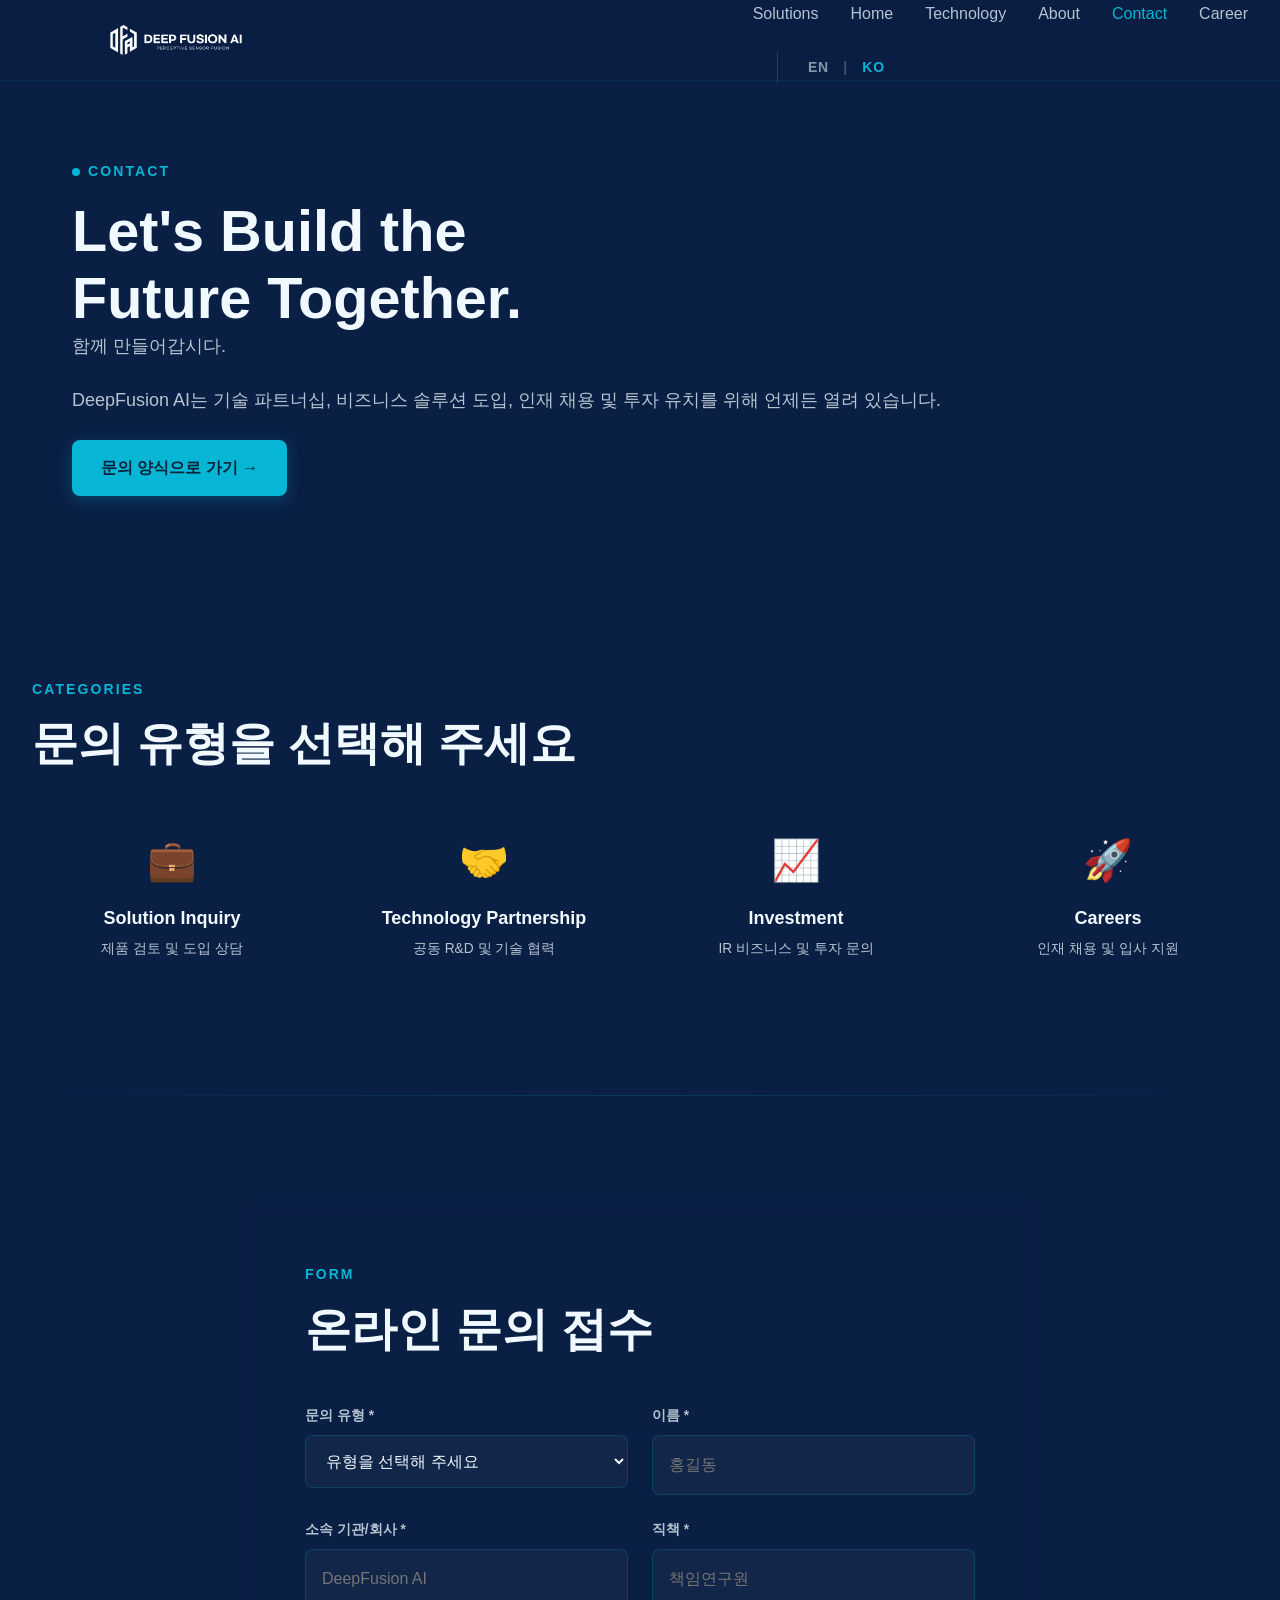
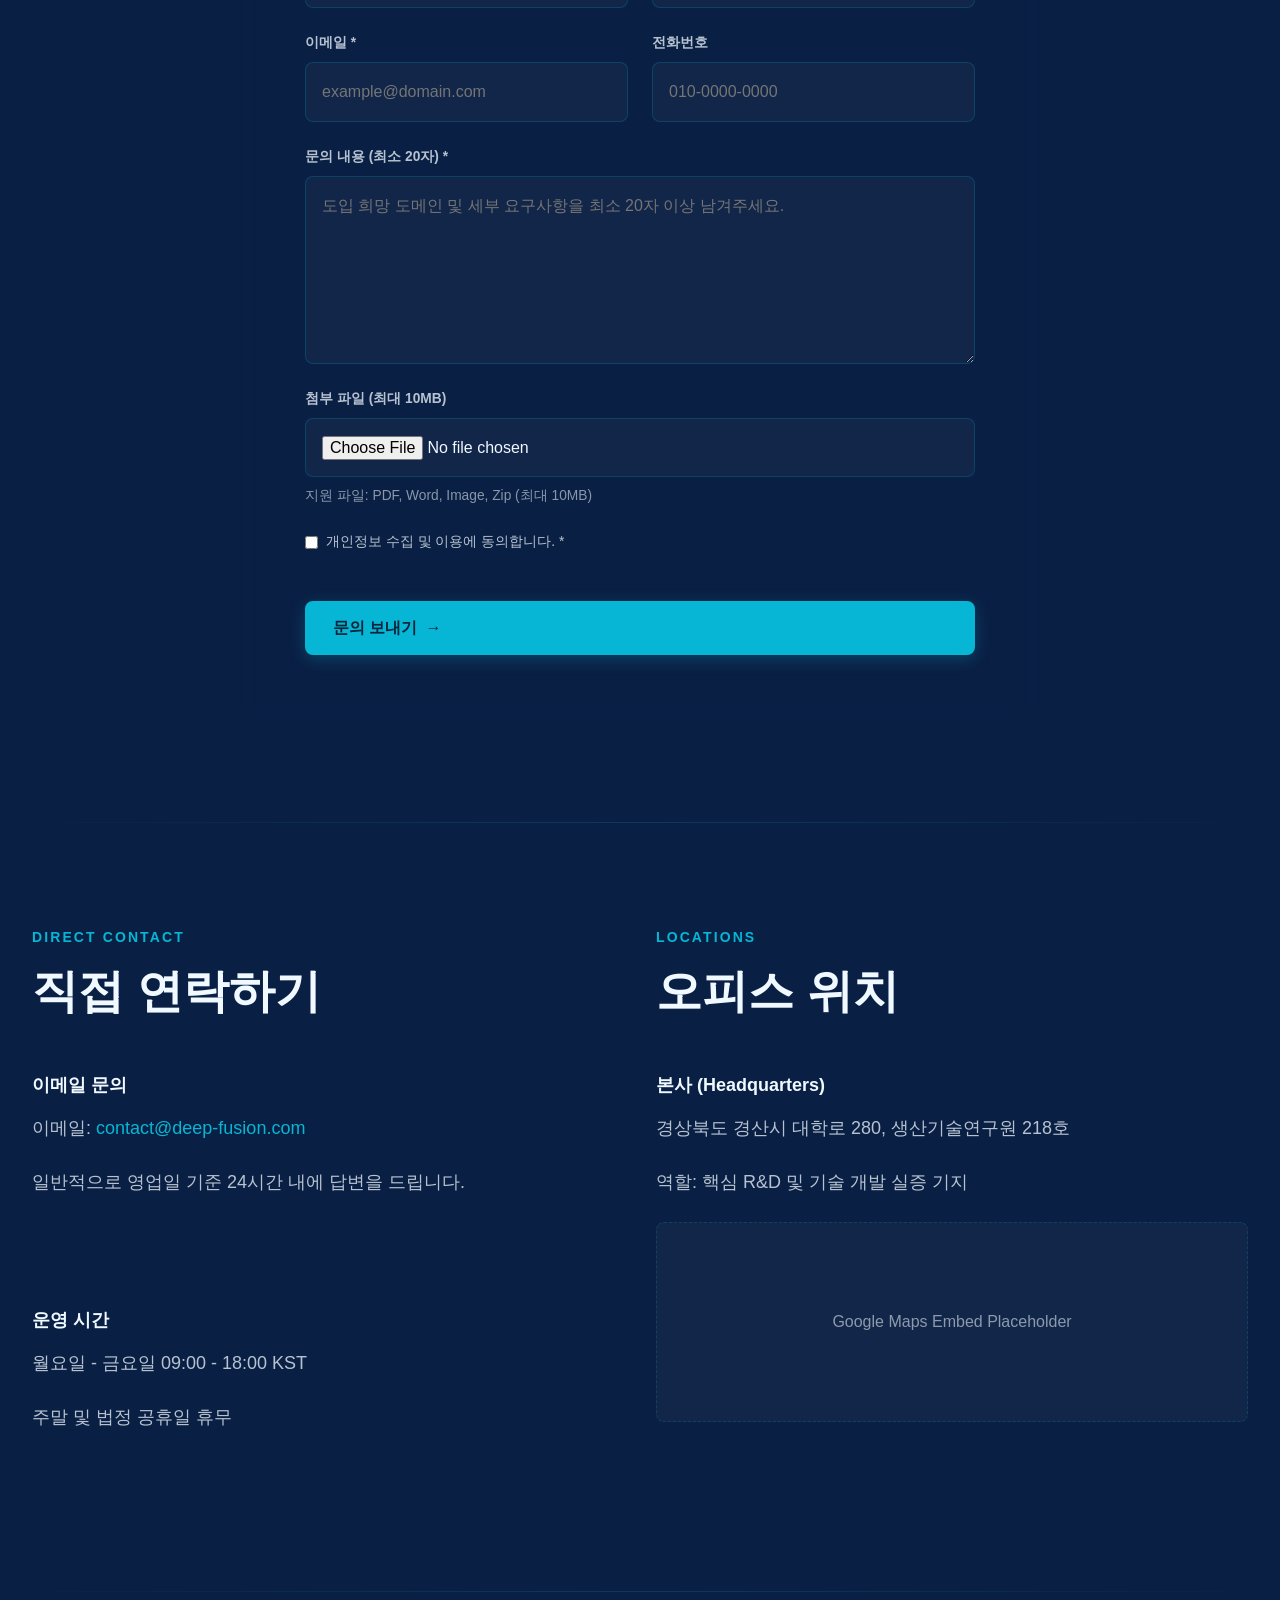
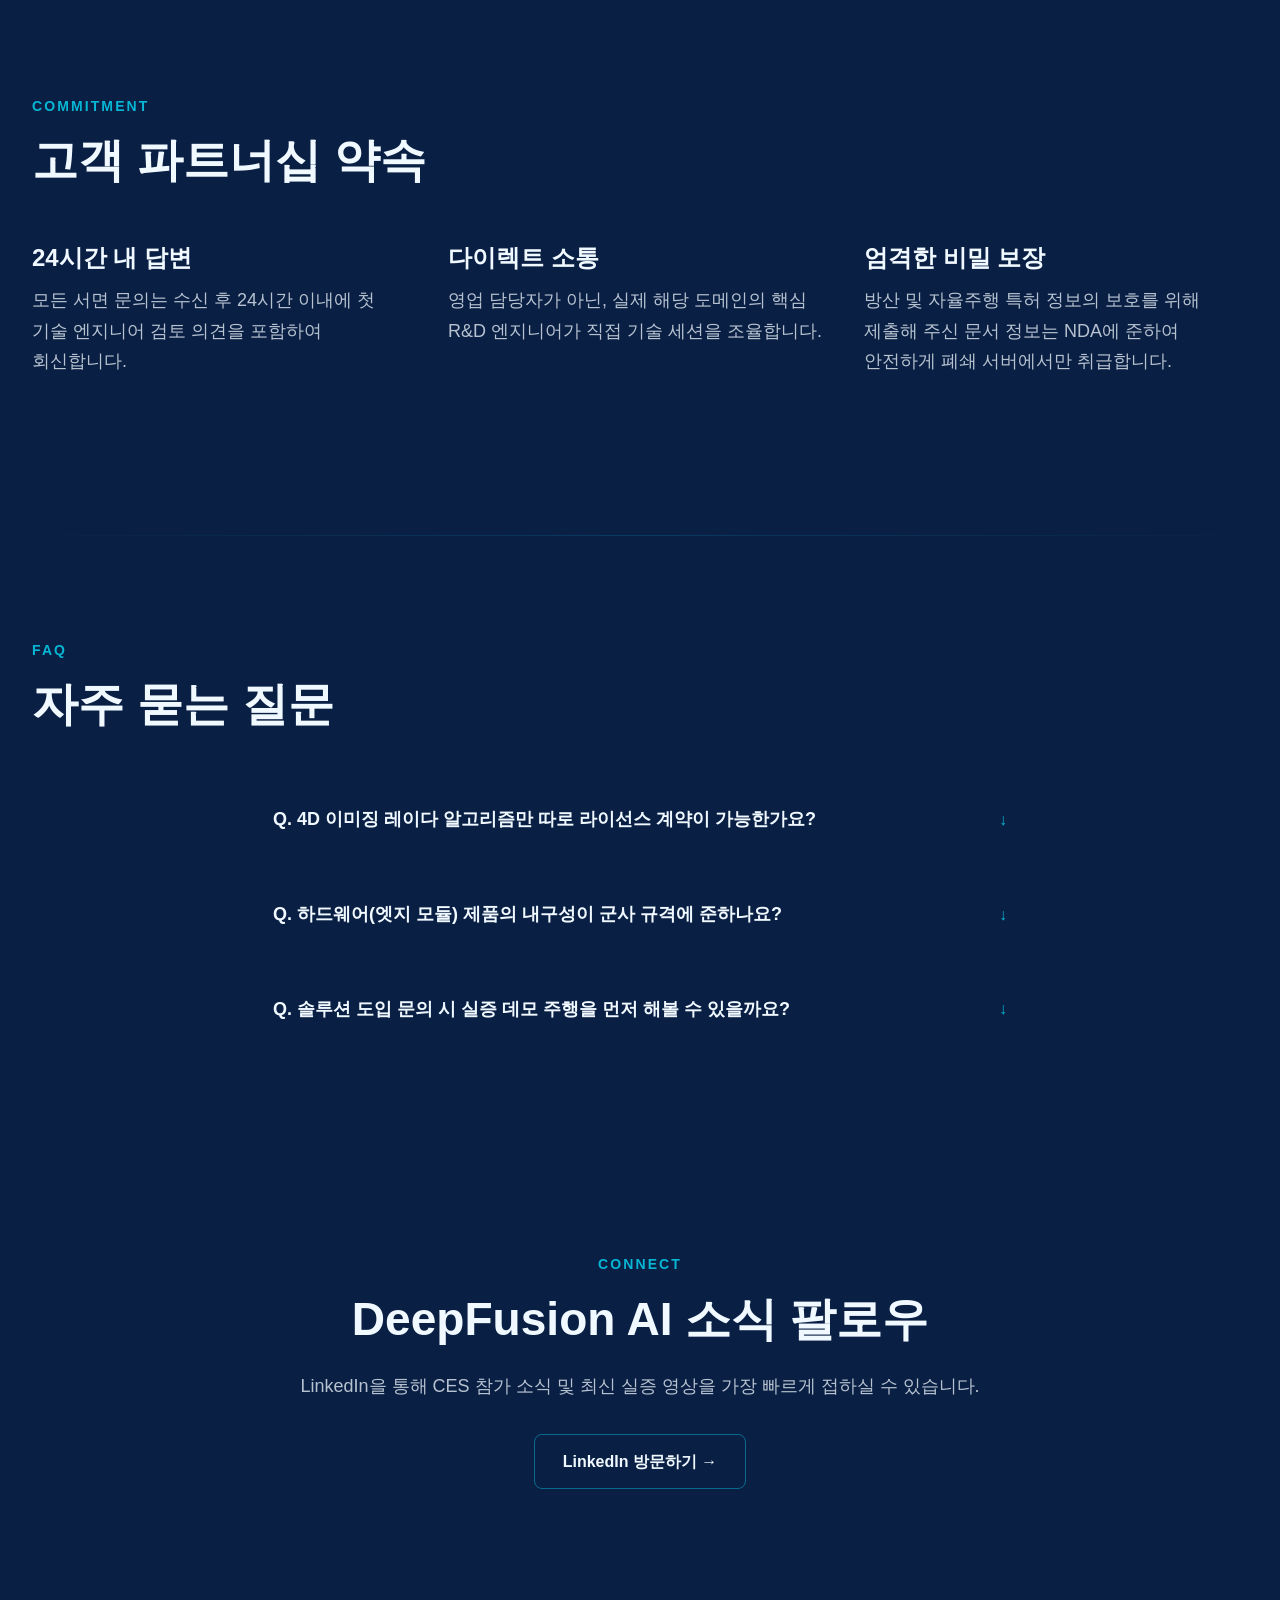
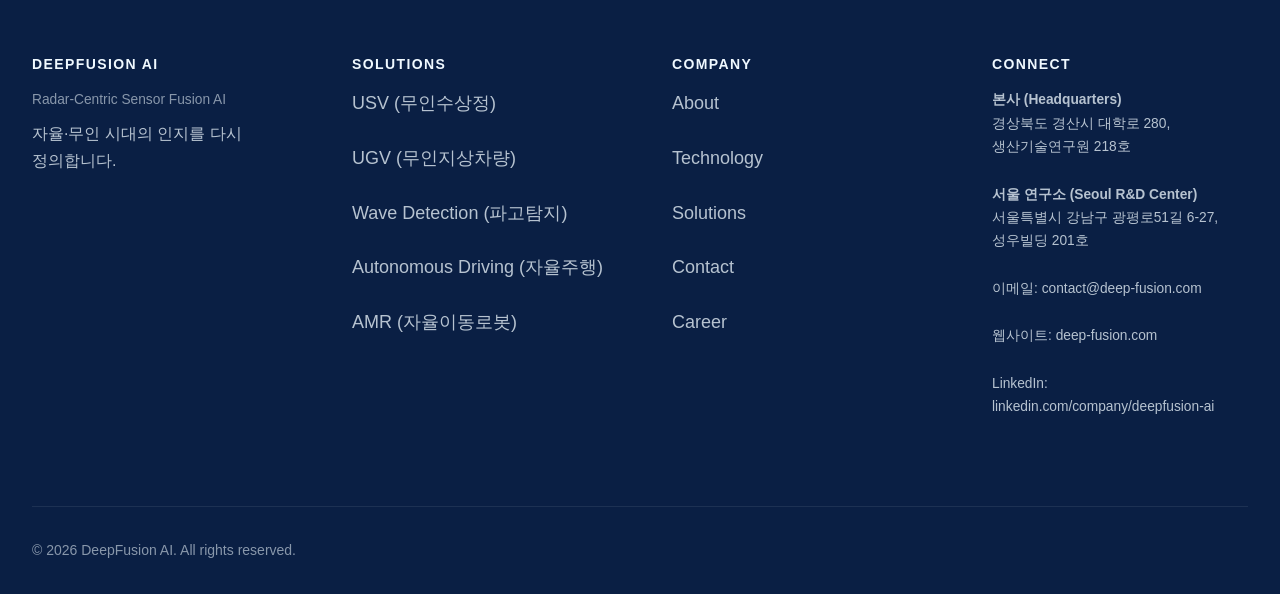
<file: contact.html>
<!DOCTYPE html>
<html lang="ko">
<head>
  <meta charset="UTF-8">
  <meta name="viewport" content="width=device-width, initial-scale=1.0">
  <title data-i18n="contact.meta.title">Contact | DeepFusion AI</title>
  <meta name="description" content="솔루션 문의, 기술 협력, 투자, 채용 — 24시간 내 회신.">
  
  <link rel="stylesheet" href="assets/css/variables.css">
  <link rel="stylesheet" href="assets/css/reset.css">
  <link rel="stylesheet" href="assets/css/base.css">
  <link rel="stylesheet" href="assets/css/components.css">
  <link rel="stylesheet" href="assets/css/animations.css">
  <link rel="stylesheet" href="assets/css/contact.css">
  <!-- Multilingual SEO -->
  <link rel="alternate" hreflang="ko" href="https://www.deep-fusion.com/contact.html">
  <link rel="alternate" hreflang="en" href="https://www.deep-fusion.com/en/contact.html">
  <link rel="alternate" hreflang="x-default" href="https://www.deep-fusion.com/contact.html">
</head>
<body>
  <!-- Header -->
  <header class="site-header" id="site-header">
    <div class="container header-container">
      <a href="index.html" class="logo" aria-label="DeepFusion AI 홈">
        <img src="assets/images/header_logo.png" alt="DeepFusion AI">
      </a>
      <button class="nav-toggle" aria-label="메뉴 열기/닫기" aria-expanded="false" aria-controls="main-nav">
        <span></span>
        <span></span>
        <span></span>
      </button>
      <nav class="main-nav" id="main-nav">
        <ul>
          <li><a href="solutions.html" class="nav-link">Solutions</a></li>
          <li><a href="index.html" class="nav-link">Home</a></li>
          <li><a href="technology.html" class="nav-link">Technology</a></li>
          <li><a href="about.html" class="nav-link">About</a></li>
          <li><a href="contact.html" class="nav-link nav-link--active">Contact</a></li>
          <li><a href="career.html" class="nav-link">Career</a></li>
        </ul>
        <div class="lang-switcher" role="group" aria-label="Language">
          <a href="en/contact.html" class="lang-link" hreflang="en">EN</a>
          <span class="lang-divider">|</span>
          <a href="contact.html" class="lang-link active" aria-current="true">KO</a>
        </div>
      </nav>
    </div>
  </header>

  <main>
    <!-- Section 1: Hero -->
    <section class="hero section--dark" aria-label="문의하기">
      <div class="hero-bg" style="background-image: url('assets/images/home/IR_p18_img_03.png'); opacity: 0.25;"></div>
      <div class="hero-glow-orb hero-glow-orb--1" aria-hidden="true"></div>
      <div class="radar-scanline" aria-hidden="true"></div>
      <div class="container hero-container">
        <div class="hero-card reveal-on-scroll">
          <span class="eyebrow"><span class="pulse-dot" style="margin-left: 0; margin-right: 8px;" aria-hidden="true"></span>CONTACT</span>
          <h1 class="hero-headline">Let's Build the<br>Future Together.</h1>
          <p data-i18n="contact.hero.p_text" class="hero-subheadline">함께 만들어갑시다.</p>
          <p data-i18n="contact.hero.p_text_2" class="hero-body">
            DeepFusion AI는 기술 파트너십, 비즈니스 솔루션 도입, 인재 채용 및 투자 유치를 위해 언제든 열려 있습니다.
          </p>
          <div class="hero-ctas">
            <a href="#form" class="btn btn-primary">문의 양식으로 가기 &rarr;</a>
          </div>
        </div>
      </div>
    </section>

    <!-- Section 2: Inquiry Categories -->
    <section class="inquiry-categories-section section-padding section--mid" aria-label="문의 카테고리">
      <div class="container">
        <span data-i18n="contact.inquiry-categories.span_text" class="eyebrow reveal-on-scroll">Categories</span>
        <h2 data-i18n="contact.inquiry-categories.h2_title" class="reveal-on-scroll stagger-1">문의 유형을 선택해 주세요</h2>
        <div class="grid grid-4">
          <!-- Cat 1 -->
          <a href="#form" class="card category-card reveal-on-scroll stagger-1" data-type="solution">
            <div class="cat-icon" aria-hidden="true">💼</div>
            <h3 data-i18n="contact.inquiry-categories.h3_title">Solution Inquiry</h3>
            <p data-i18n="contact.inquiry-categories.p_text">제품 검토 및 도입 상담</p>
          </a>
          <!-- Cat 2 -->
          <a href="#form" class="card category-card reveal-on-scroll stagger-2" data-type="partnership">
            <div class="cat-icon" aria-hidden="true">🤝</div>
            <h3 data-i18n="contact.inquiry-categories.h3_title_2">Technology Partnership</h3>
            <p>공동 R&D 및 기술 협력</p>
          </a>
          <!-- Cat 3 -->
          <a href="#form" class="card category-card reveal-on-scroll stagger-3" data-type="ir">
            <div class="cat-icon" aria-hidden="true">📈</div>
            <h3 data-i18n="contact.inquiry-categories.h3_title_3">Investment</h3>
            <p data-i18n="contact.inquiry-categories.p_text_3">IR 비즈니스 및 투자 문의</p>
          </a>
          <!-- Cat 4 -->
          <a href="#form" class="card category-card reveal-on-scroll stagger-4" data-type="careers">
            <div class="cat-icon" aria-hidden="true">🚀</div>
            <h3 data-i18n="contact.inquiry-categories.h3_title_4">Careers</h3>
            <p data-i18n="contact.inquiry-categories.p_text_4">인재 채용 및 입사 지원</p>
          </a>
        </div>
      </div>
    </section>

    <hr class="section-divider-soft">

    <!-- Section 3: Contact Form -->
    <section class="contact-form-section section-padding section--dark" id="form" aria-label="문의하기 입력 폼">
      <div class="container">
        <div class="form-container-box reveal-on-scroll">
          <span data-i18n="contact.form.span_text" class="eyebrow">Form</span>
          <h2 data-i18n="contact.form.h2_title">온라인 문의 접수</h2>
          
          <form class="contact-form" id="contactForm" novalidate>
            <div class="form-grid">
              <div class="form-group">
                <label data-i18n="contact.form.label_label" for="inquiryType">문의 유형 *</label>
                <select id="inquiryType" required>
                  <option value="" disabled selected>유형을 선택해 주세요</option>
                  <option value="solution">Solution Inquiry (제품 도입)</option>
                  <option value="partnership">Technology Partnership (기술 협력)</option>
                  <option value="ir">Investment (투자)</option>
                  <option value="careers">Careers (인재 채용)</option>
                </select>
              </div>

              <div class="form-group">
                <label data-i18n="contact.form.label_label_2" for="senderName">이름 *</label>
                <input type="text" id="senderName" placeholder="홍길동" required>
              </div>

              <div class="form-group">
                <label data-i18n="contact.form.label_/" for="company">소속 기관/회사 *</label>
                <input type="text" id="company" placeholder="DeepFusion AI" required>
              </div>

              <div class="form-group">
                <label data-i18n="contact.form.label_label_3" for="jobTitle">직책 *</label>
                <input type="text" id="jobTitle" placeholder="책임연구원" required>
              </div>

              <div class="form-group">
                <label data-i18n="contact.form.label_label_4" for="email">이메일 *</label>
                <input type="email" id="email" placeholder="example@domain.com" required>
              </div>

              <div class="form-group">
                <label data-i18n="contact.form.label_label_5" for="phone">전화번호</label>
                <input type="tel" id="phone" placeholder="010-0000-0000">
              </div>
            </div>

            <div class="form-group full-width" style="margin-top: var(--space-md);">
              <label data-i18n="contact.form.label_(_20)" for="message">문의 내용 (최소 20자) *</label>
              <textarea id="message" rows="6" placeholder="도입 희망 도메인 및 세부 요구사항을 최소 20자 이상 남겨주세요." required></textarea>
            </div>

            <div class="form-group full-width" style="margin-top: var(--space-md);">
              <label data-i18n="contact.form.label_(_10mb)" for="attachment">첨부 파일 (최대 10MB)</label>
              <input type="file" id="attachment" accept=".pdf,.doc,.docx,.png,.jpg,.zip">
              <span data-i18n="contact.form.span_text_2" class="file-info">지원 파일: PDF, Word, Image, Zip (최대 10MB)</span>
            </div>

            <div class="form-checkbox-group full-width">
              <input type="checkbox" id="privacyConsent" required>
              <label data-i18n="contact.form.label_." for="privacyConsent">개인정보 수집 및 이용에 동의합니다. *</label>
            </div>

            <div class="form-alert" id="formAlert" style="display: none;"></div>

            <button type="submit" class="btn btn-primary form-submit-btn">
              문의 보내기 <span aria-hidden="true">&rarr;</span>
            </button>
          </form>
        </div>
      </div>
    </section>

    <hr class="section-divider-soft">

    <!-- Section 4: Direct Contact & Office Location -->
    <section class="direct-office-section section-padding section--mid" aria-label="오프라인 연락처">
      <div class="container">
        <div class="grid grid-2">
          <!-- Left: Direct Contact -->
          <div class="direct-contact reveal-on-scroll">
            <span data-i18n="contact.direct-office.span_text" class="eyebrow">Direct Contact</span>
            <h2 data-i18n="contact.direct-office.h2_title">직접 연락하기</h2>
            <div class="direct-card card">
              <h4 data-i18n="contact.direct-office.h4_title">이메일 문의</h4>
              <p>이메일: <a data-i18n="contact.direct-office.a_text" href="mailto:contact@deep-fusion.com">contact@deep-fusion.com</a></p>
              <p data-i18n="contact.direct-office.p_text" class="caption">일반적으로 영업일 기준 24시간 내에 답변을 드립니다.</p>
            </div>
            <div class="direct-card card" style="margin-top: var(--space-md);">
              <h4 data-i18n="contact.direct-office.h4_title_2">운영 시간</h4>
              <p data-i18n="contact.direct-office.p_text_2">월요일 - 금요일 09:00 - 18:00 KST</p>
              <p data-i18n="contact.direct-office.p_text_3" class="caption">주말 및 법정 공휴일 휴무</p>
            </div>
          </div>

          <!-- Right: Office Locations -->
          <div class="office-locations reveal-on-scroll stagger-1">
            <span data-i18n="contact.direct-office.span_text_2" class="eyebrow">Locations</span>
            <h2 data-i18n="contact.direct-office.h2_title_2">오피스 위치</h2>
            <div class="office-location-card card">
              <h4 data-i18n="contact.direct-office.h4_title_3">본사 (Headquarters)</h4>
              <p data-i18n="contact.direct-office.p_text_4">경상북도 경산시 대학로 280, 생산기술연구원 218호</p>
              <p class="caption">역할: 핵심 R&D 및 기술 개발 실증 기지</p>
              
              <!-- Maps Placeholder iframe -->
              <div class="map-wrapper" style="margin-top: var(--space-sm);">
                <div class="map-placeholder">
                  <span data-i18n="contact.direct-office.span_text_3">Google Maps Embed Placeholder</span>
                </div>
              </div>
            </div>
          </div>
        </div>
      </div>
    </section>

    <hr class="section-divider-soft">

    <!-- Section 6: Response Commitment -->
    <section class="commitment-section section-padding section--dark" aria-label="고객 대응 약속">
      <div class="container">
        <span data-i18n="contact.commitment.span_text" class="eyebrow reveal-on-scroll">Commitment</span>
        <h2 data-i18n="contact.commitment.h2_title" class="reveal-on-scroll stagger-1">고객 파트너십 약속</h2>
        <div class="grid grid-3">
          <div class="card reveal-on-scroll stagger-1">
            <h3 data-i18n="contact.commitment.h3_title">24시간 내 답변</h3>
            <p data-i18n="contact.commitment.p_text">모든 서면 문의는 수신 후 24시간 이내에 첫 기술 엔지니어 검토 의견을 포함하여 회신합니다.</p>
          </div>
          <div class="card reveal-on-scroll stagger-2">
            <h3 data-i18n="contact.commitment.h3_title_2">다이렉트 소통</h3>
            <p>영업 담당자가 아닌, 실제 해당 도메인의 핵심 R&D 엔지니어가 직접 기술 세션을 조율합니다.</p>
          </div>
          <div class="card reveal-on-scroll stagger-3">
            <h3 data-i18n="contact.commitment.h3_title_3">엄격한 비밀 보장</h3>
            <p data-i18n="contact.commitment.p_text_3">방산 및 자율주행 특허 정보의 보호를 위해 제출해 주신 문서 정보는 NDA에 준하여 안전하게 폐쇄 서버에서만 취급합니다.</p>
          </div>
        </div>
      </div>
    </section>

    <hr class="section-divider-soft">

    <!-- Section 7: FAQ -->
    <section class="faq-section section-padding section--mid" aria-label="자주 묻는 질문">
      <div class="container">
        <span data-i18n="contact.faq.span_text" class="eyebrow reveal-on-scroll">FAQ</span>
        <h2 data-i18n="contact.faq.h2_title" class="reveal-on-scroll stagger-1">자주 묻는 질문</h2>
        
        <div class="faq-accordion reveal-on-scroll stagger-2">
          <!-- FAQ 1 -->
          <div class="faq-item">
            <button class="faq-trigger" aria-expanded="false" aria-controls="faq-ans-1">
              <span data-i18n="contact.faq.span_text_2">Q. 4D 이미징 레이다 알고리즘만 따로 라이선스 계약이 가능한가요?</span>
              <span class="faq-chevron" aria-hidden="true">&darr;</span>
            </button>
            <div class="faq-answer" id="faq-ans-1" hidden>
              <p data-i18n="contact.faq.p_text">네, 가능합니다. RAPA-RLC 플랫폼은 라이브러리(SDK) 형태로 제공되어 파트너사의 자체 자율주행 하드웨어 시스템에 올려 연동할 수 있습니다.</p>
            </div>
          </div>
          <!-- FAQ 2 -->
          <div class="faq-item">
            <button class="faq-trigger" aria-expanded="false" aria-controls="faq-ans-2">
              <span data-i18n="contact.faq.span_text_4">Q. 하드웨어(엣지 모듈) 제품의 내구성이 군사 규격에 준하나요?</span>
              <span class="faq-chevron" aria-hidden="true">&darr;</span>
            </button>
            <div class="faq-answer" id="faq-ans-2" hidden>
              <p data-i18n="contact.faq.p_text_2">예. 당사 엣지 AI 컴팩트 모듈은 가혹한 진동, 영하 40도에서 영상 85도의 환경 노출 테스트 및 해수 방염 처리가 설계 단계에서 완료되어 MIL-STD 규격 통과를 준비 중에 있습니다.</p>
            </div>
          </div>
          <!-- FAQ 3 -->
          <div class="faq-item">
            <button class="faq-trigger" aria-expanded="false" aria-controls="faq-ans-3">
              <span data-i18n="contact.faq.span_text_6">Q. 솔루션 도입 문의 시 실증 데모 주행을 먼저 해볼 수 있을까요?</span>
              <span class="faq-chevron" aria-hidden="true">&darr;</span>
            </button>
            <div class="faq-answer" id="faq-ans-3" hidden>
              <p>물론입니다. 경산 본사 또는 서울 R&D 센터를 통하여 시승 및 자율 수상함 데모 주행 약정을 진행하실 수 있습니다. 도입 유형에 따라 맞춤형 테스트 주행 일정을 제공합니다.</p>
            </div>
          </div>
        </div>
      </div>
    </section>

    <!-- Section 8: Follow Us -->
    <section class="follow-section section-padding section--dark" aria-label="링크드인 팔로우">
      <div class="container text-center reveal-on-scroll">
        <span data-i18n="contact.follow.span_text" class="eyebrow">Connect</span>
        <h2 data-i18n="contact.follow.h2_title">DeepFusion AI 소식 팔로우</h2>
        <p data-i18n="contact.follow.p_text" style="margin-bottom: var(--space-lg); color: var(--text-secondary);">LinkedIn을 통해 CES 참가 소식 및 최신 실증 영상을 가장 빠르게 접하실 수 있습니다.</p>
        <a href="https://www.linkedin.com/company/deepfusion-ai/" target="_blank" rel="noopener noreferrer" class="btn btn-secondary">
          LinkedIn 방문하기 &rarr;
        </a>
      </div>
    </section>
  </main>

  <!-- Footer -->
  <footer class="site-footer">
    <div class="container">
      <div class="footer-grid">
        <div class="footer-col">
          <h4>DeepFusion AI</h4>
          <p data-i18n="common.footer.p_text" style="font-size: var(--fs-xs); color: var(--text-muted); margin-bottom: var(--space-xs);">
            Radar-Centric Sensor Fusion AI
          </p>
          <p data-i18n="common.footer.p_text_2" style="font-size: var(--fs-sm); color: var(--text-secondary);">
            자율·무인 시대의 인지를 다시 정의합니다.
          </p>
        </div>
        <div class="footer-col">
          <h4 data-i18n="common.footer.h4_title">Solutions</h4>
          <ul>
            <li><a href="solutions.html#usv" class="footer-link">USV (무인수상정)</a></li>
            <li><a href="solutions.html#ugv" class="footer-link">UGV (무인지상차량)</a></li>
            <li><a href="solutions.html#wave" class="footer-link">Wave Detection (파고탐지)</a></li>
            <li><a href="solutions.html#autonomous" class="footer-link">Autonomous Driving (자율주행)</a></li>
            <li><a href="solutions.html#amr" class="footer-link">AMR (자율이동로봇)</a></li>
          </ul>
        </div>
        <div class="footer-col">
          <h4 data-i18n="common.footer.h4_title_2">Company</h4>
          <ul>
            <li><a href="about.html" class="footer-link">About</a></li>
            <li><a href="technology.html" class="footer-link">Technology</a></li>
            <li><a href="solutions.html" class="footer-link">Solutions</a></li>
            <li><a href="contact.html" class="footer-link">Contact</a></li>
            <li><a href="career.html" class="footer-link">Career</a></li>
          </ul>
        </div>
        <div class="footer-col">
          <h4 data-i18n="common.footer.h4_title_3">Connect</h4>
          <ul style="gap: var(--space-sm); font-size: var(--fs-xs); color: var(--text-secondary);">
            <li>
              <strong>본사 (Headquarters)</strong><br>
              경상북도 경산시 대학로 280, 생산기술연구원 218호
            </li>
            <li>
              <strong>서울 연구소 (Seoul R&D Center)</strong><br>
              서울특별시 강남구 광평로51길 6-27, 성우빌딩 201호
            </li>
            <li style="margin-top: var(--space-xs);">
              이메일: <a href="mailto:contact@deep-fusion.com" class="footer-link">contact@deep-fusion.com</a>
            </li>
            <li>
              웹사이트: <a href="https://www.deep-fusion.com" class="footer-link">deep-fusion.com</a>
            </li>
            <li>
              LinkedIn: <a href="https://www.linkedin.com/company/deepfusion-ai/" class="footer-link">linkedin.com/company/deepfusion-ai</a>
            </li>
          </ul>
        </div>
      </div>
      <div class="footer-bottom">
        <div class="footer-bottom-copy">
          &copy; 2026 DeepFusion AI. All rights reserved.
        </div>
      </div>
    </div>
  </footer>

  <script src="assets/js/main.js" defer></script>
  <script src="assets/js/animations.js" defer></script>
  <script src="assets/js/contact.js" defer></script>
  <script>
    document.querySelectorAll('.lang-link').forEach(function(el) {
      el.addEventListener('click', function() {
        var isKo = el.textContent.trim() === 'KO';
        localStorage.setItem('dfai_lang_pref', isKo ? 'ko' : 'en');
      });
    });
  </script>
</body>
</html>
</file>
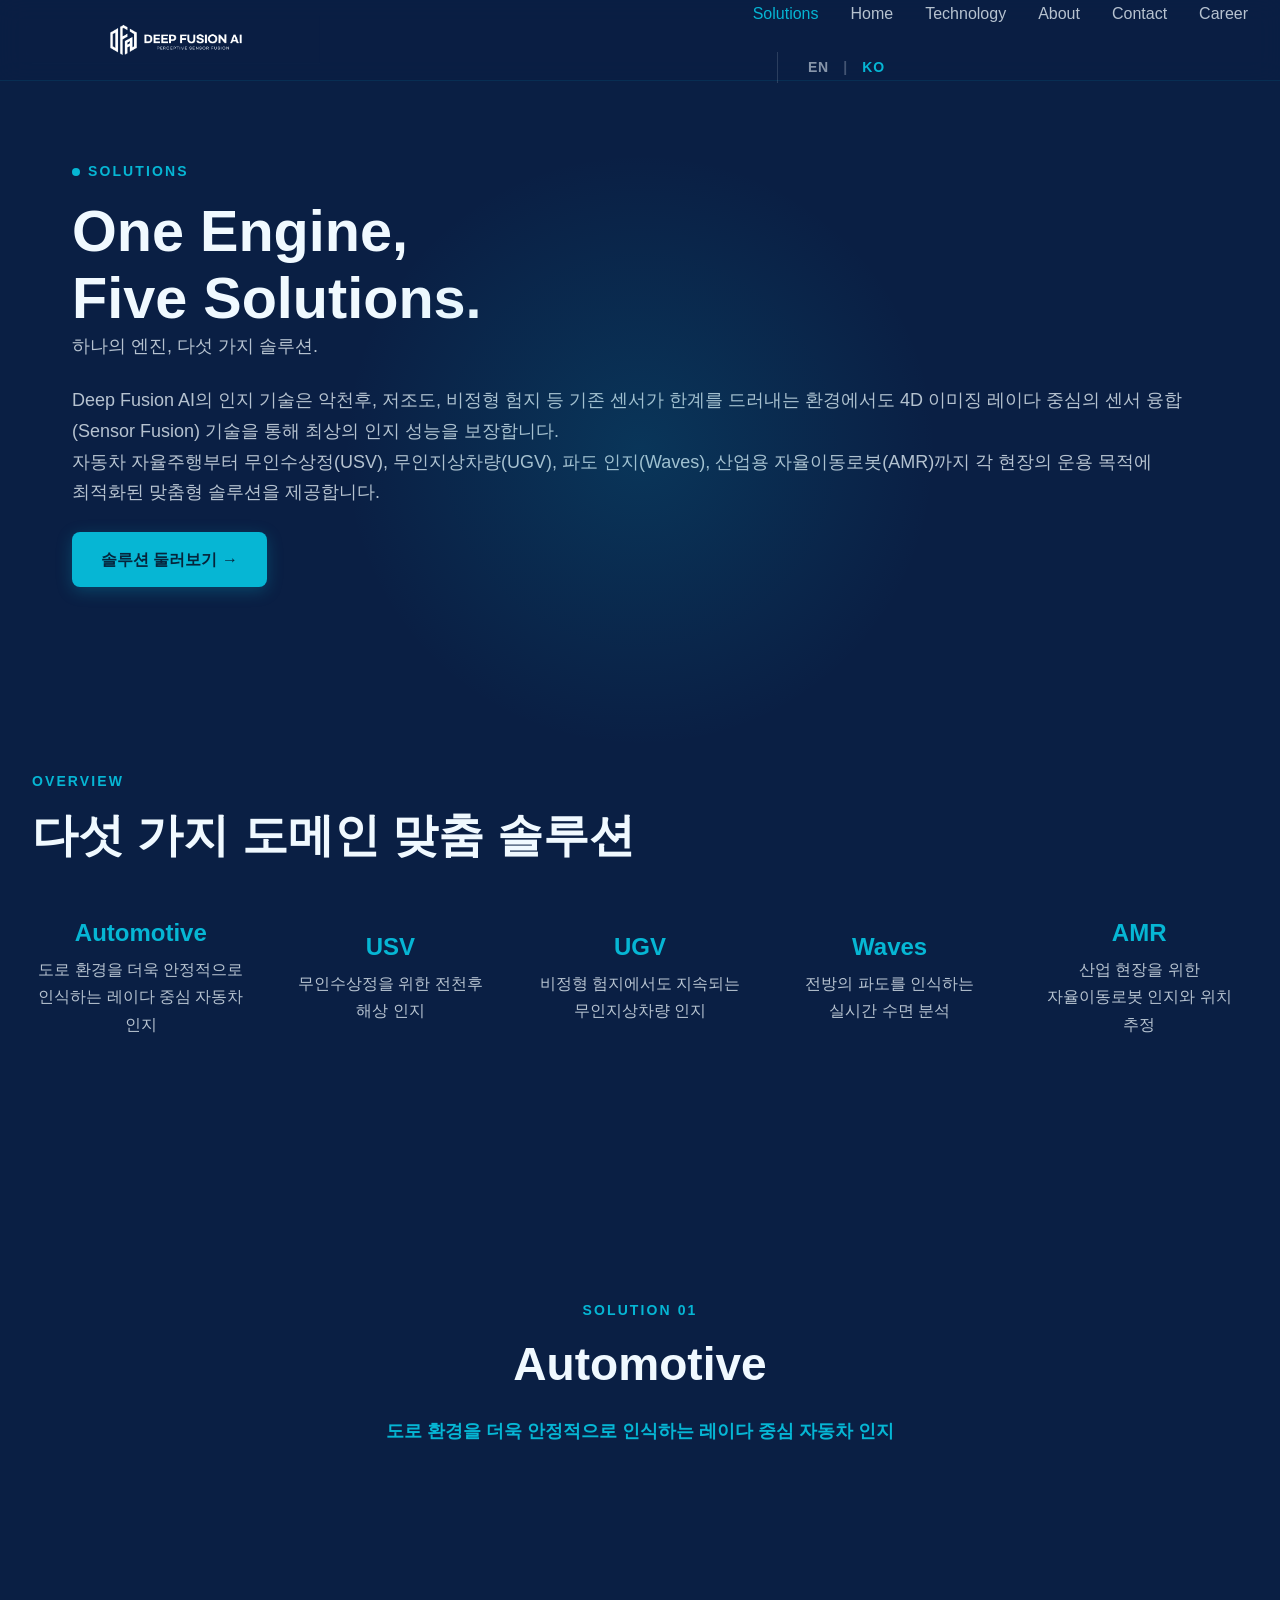
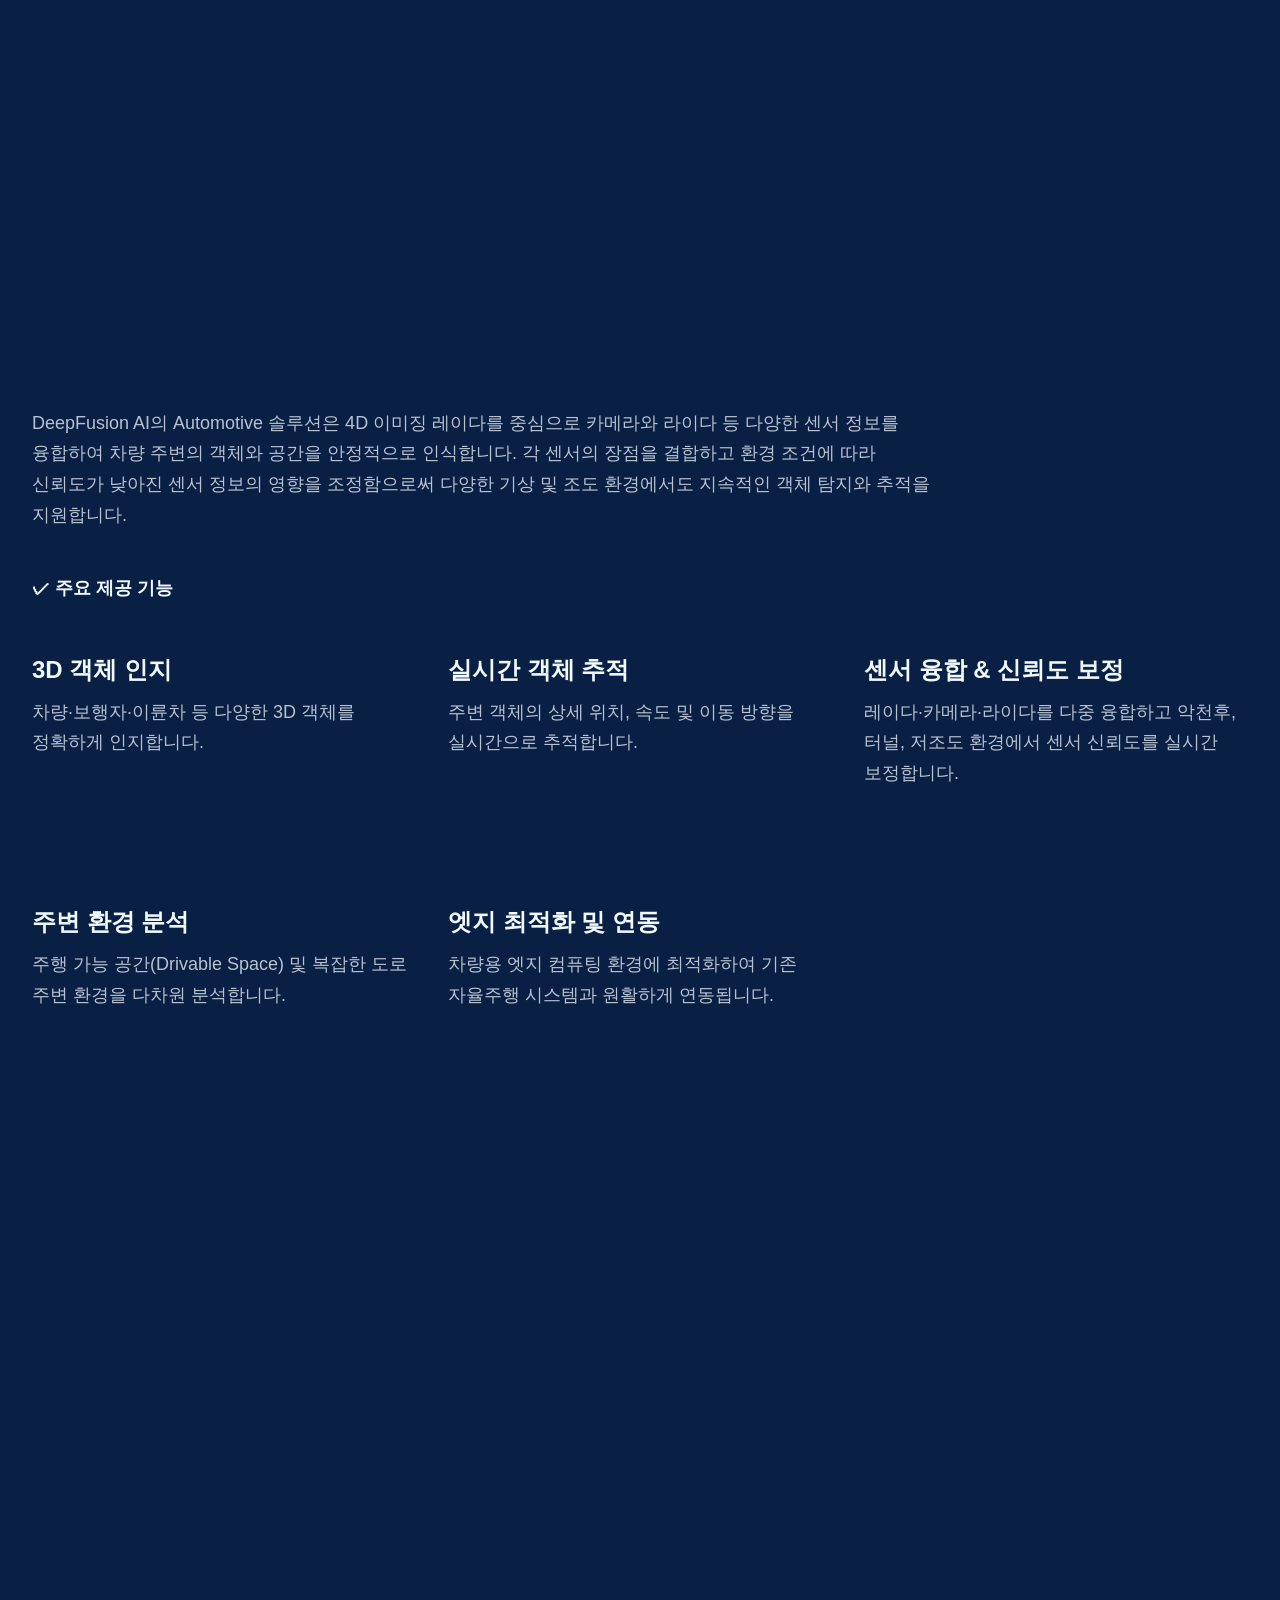
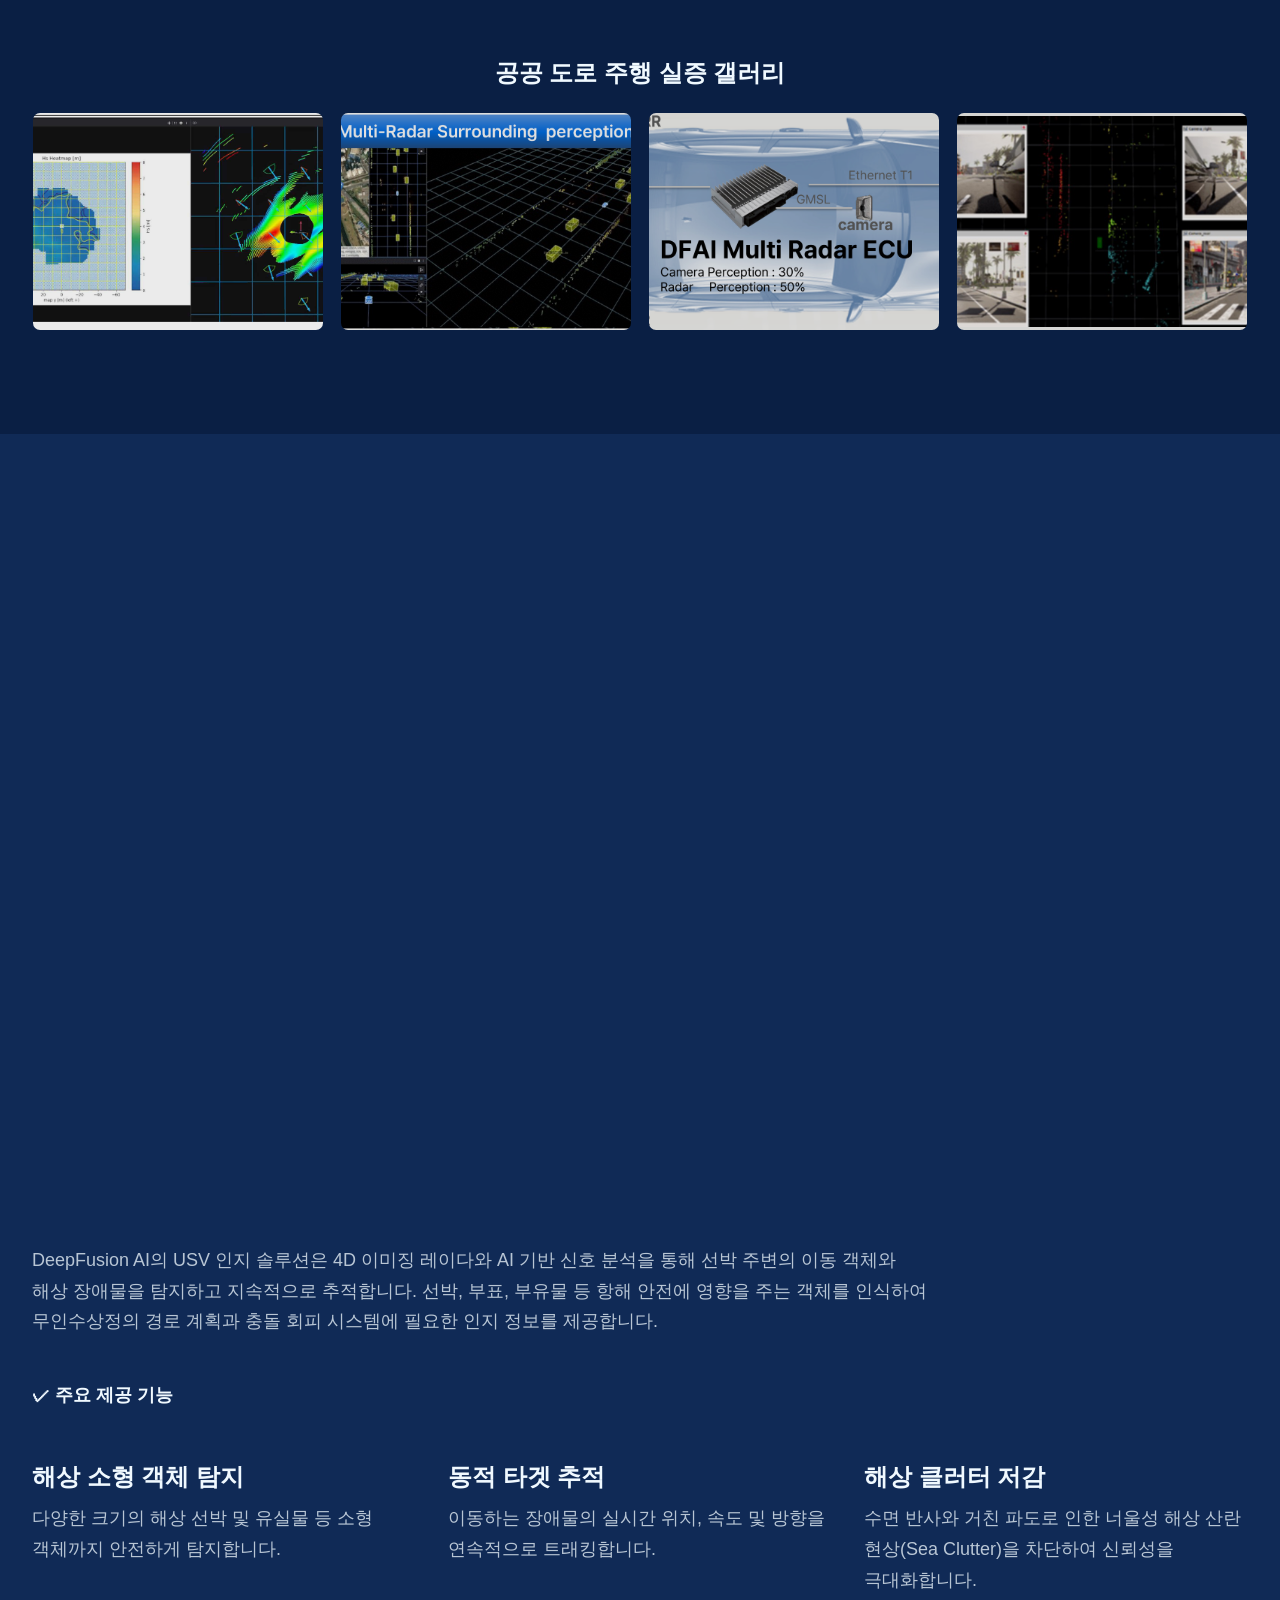
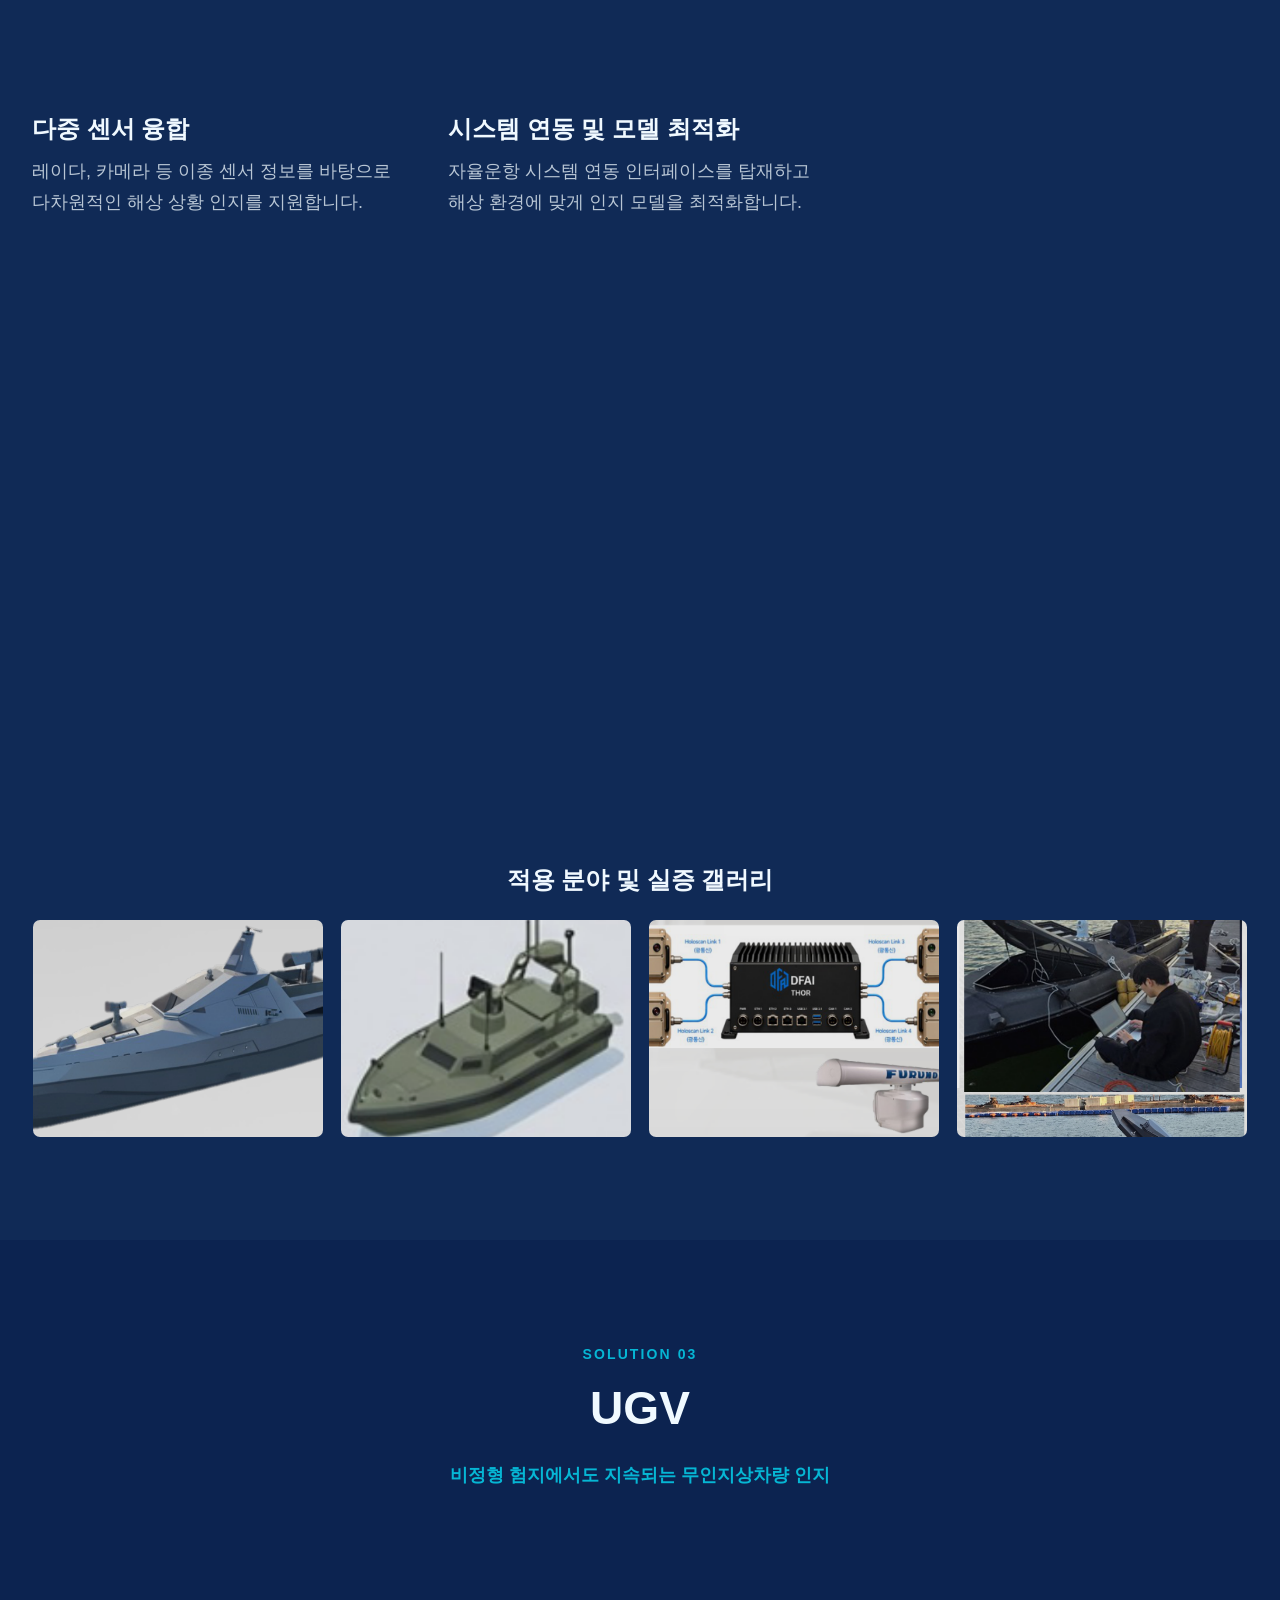
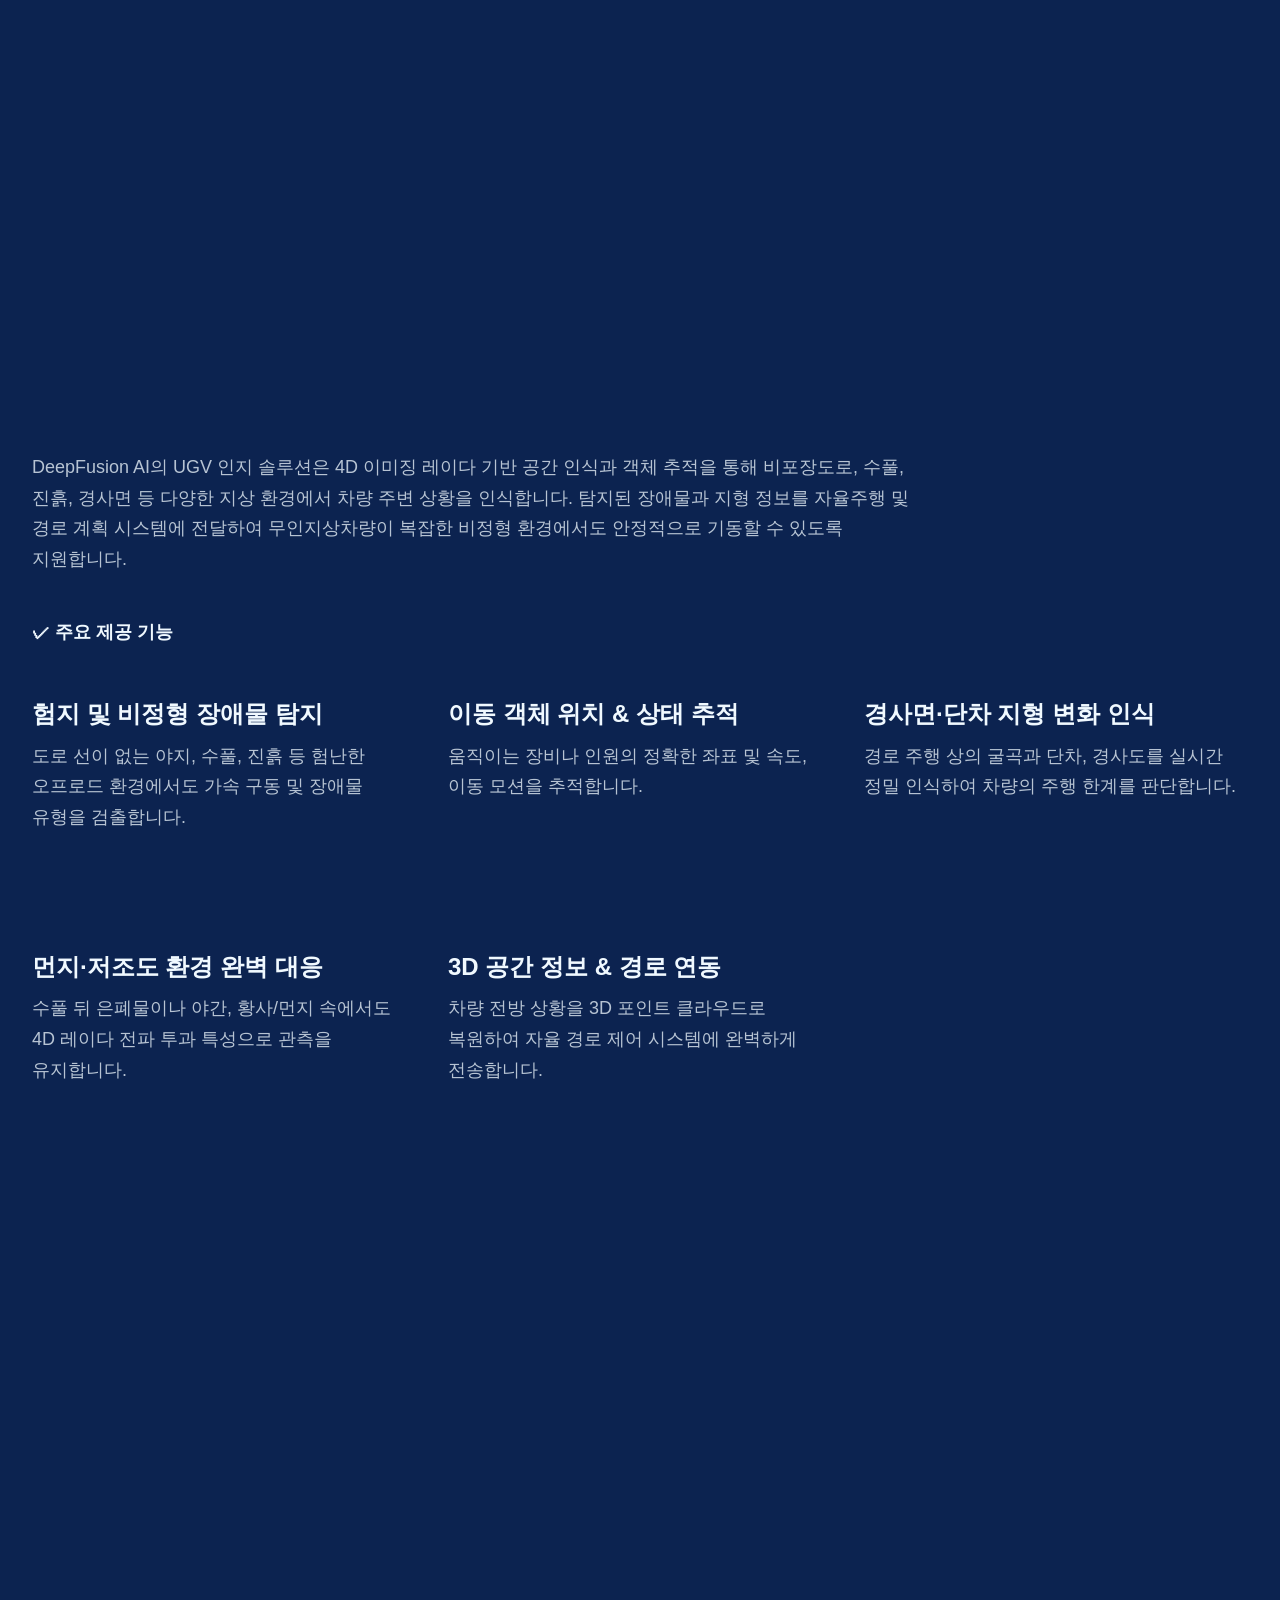
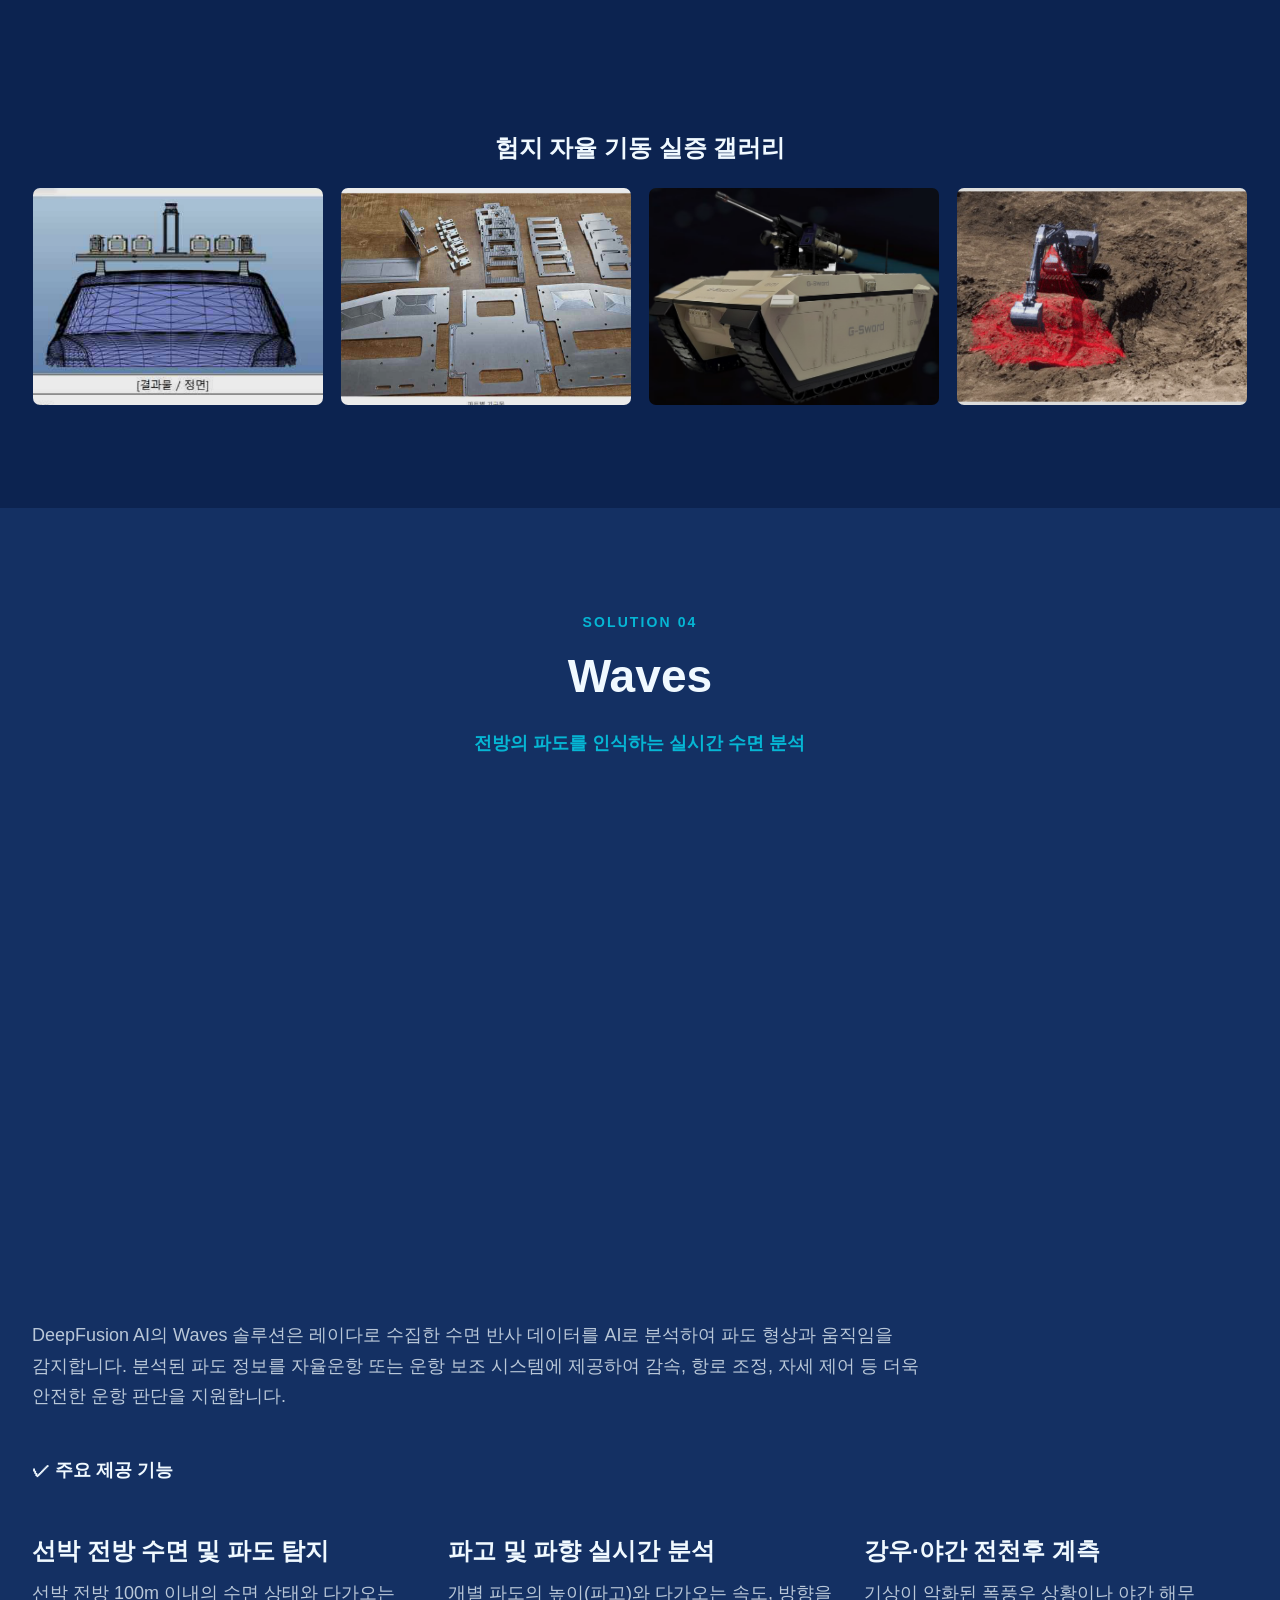
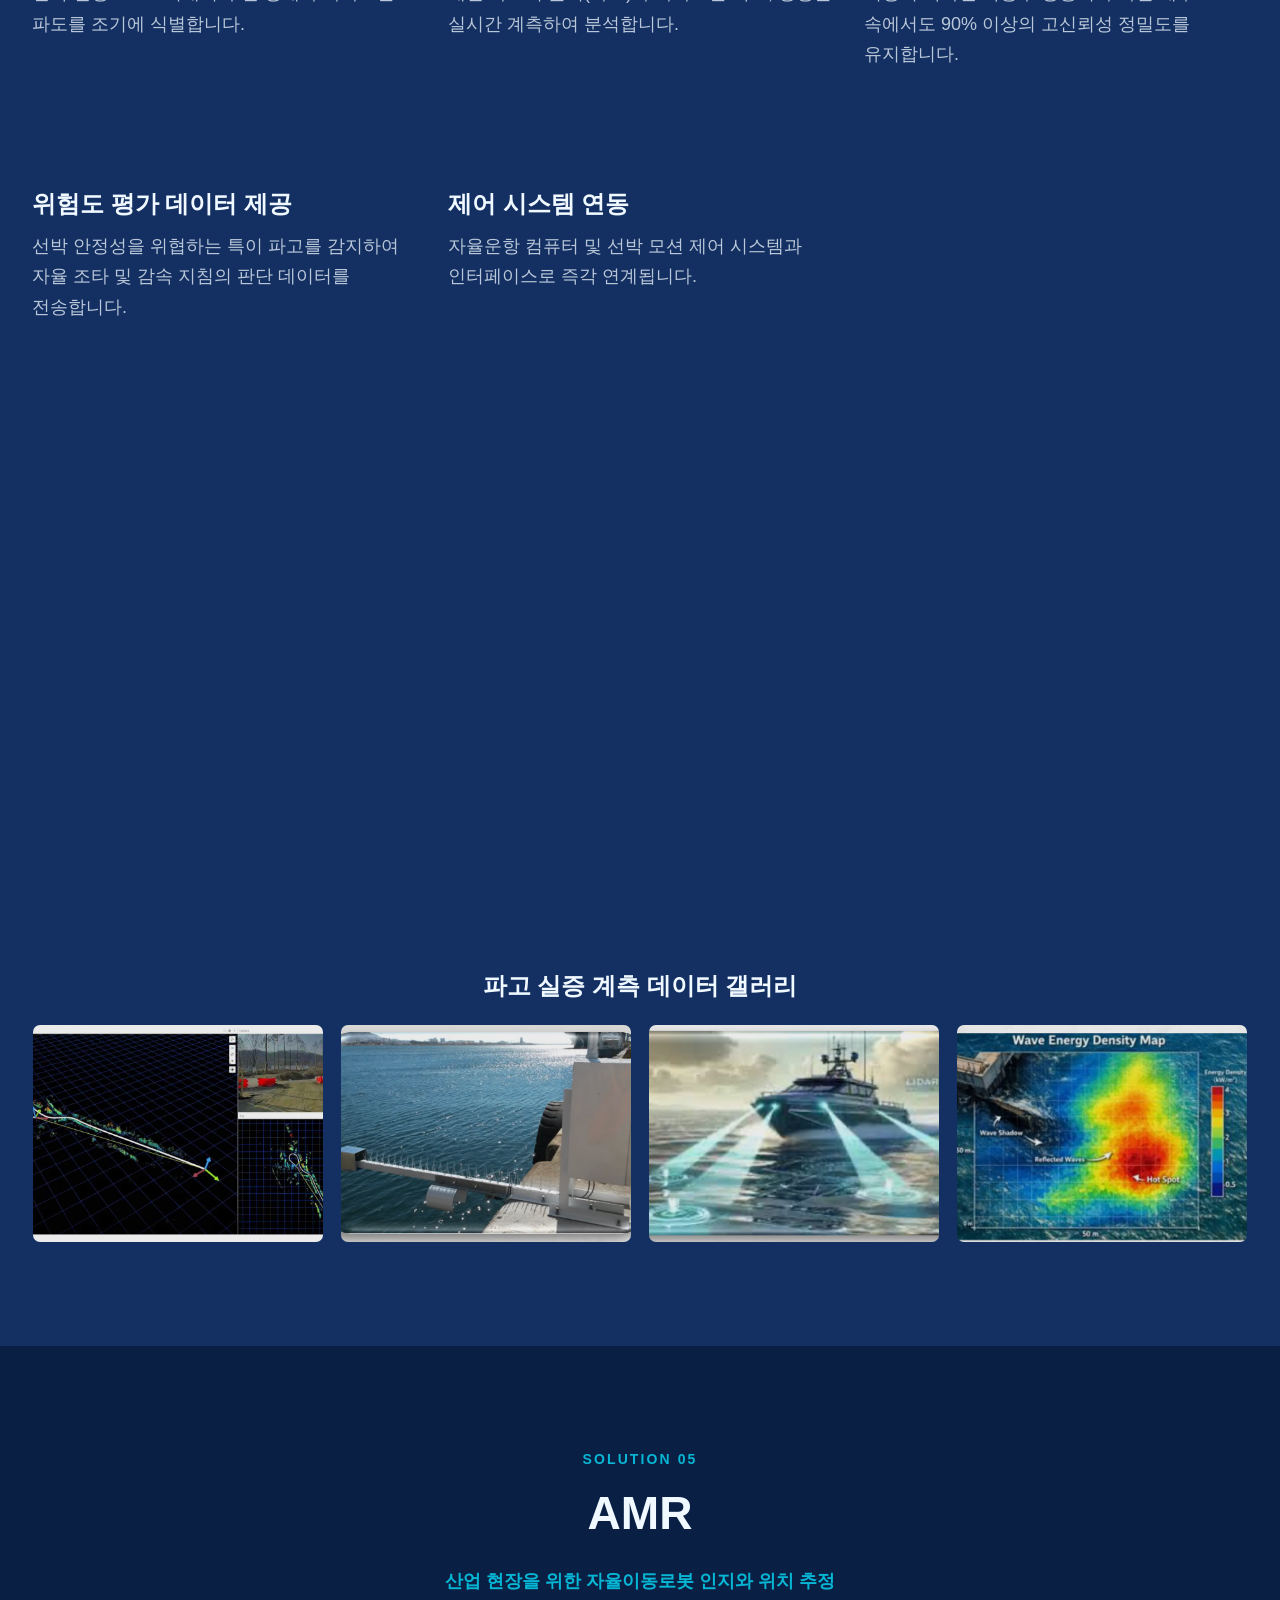
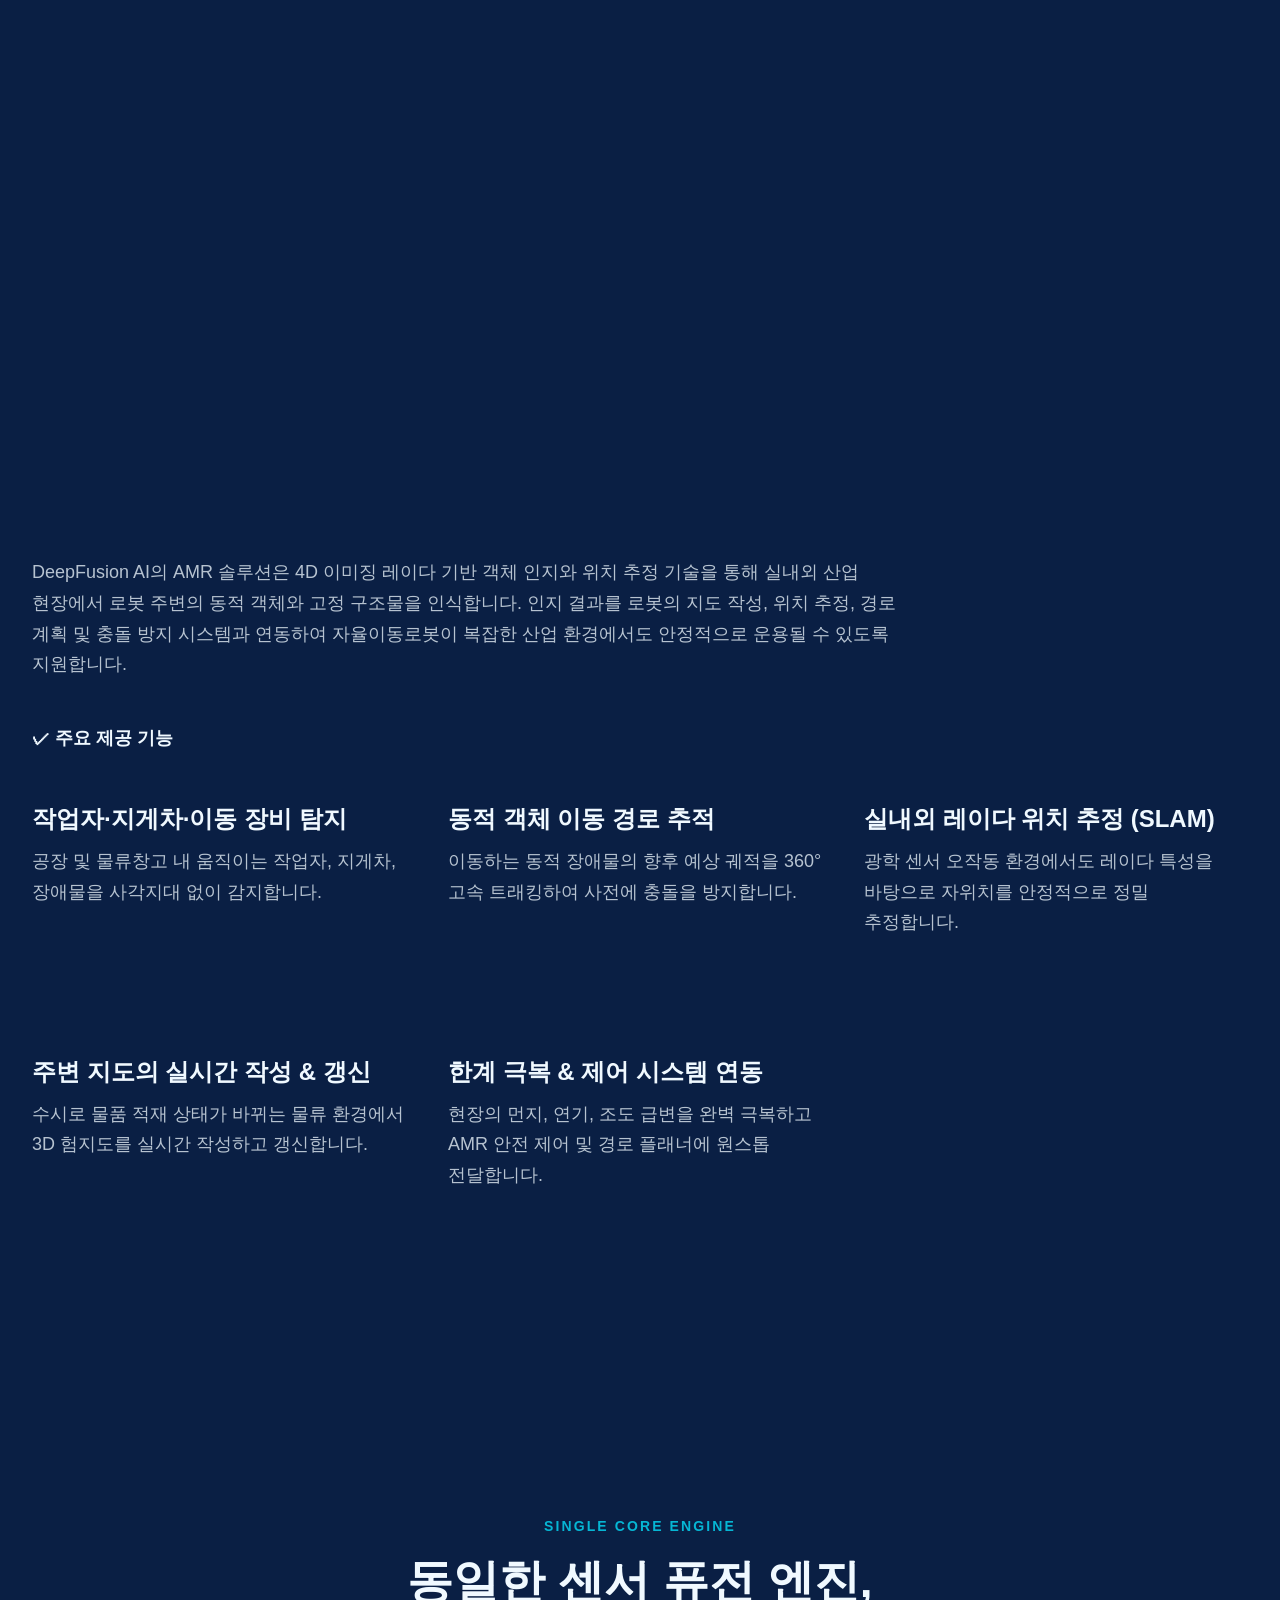
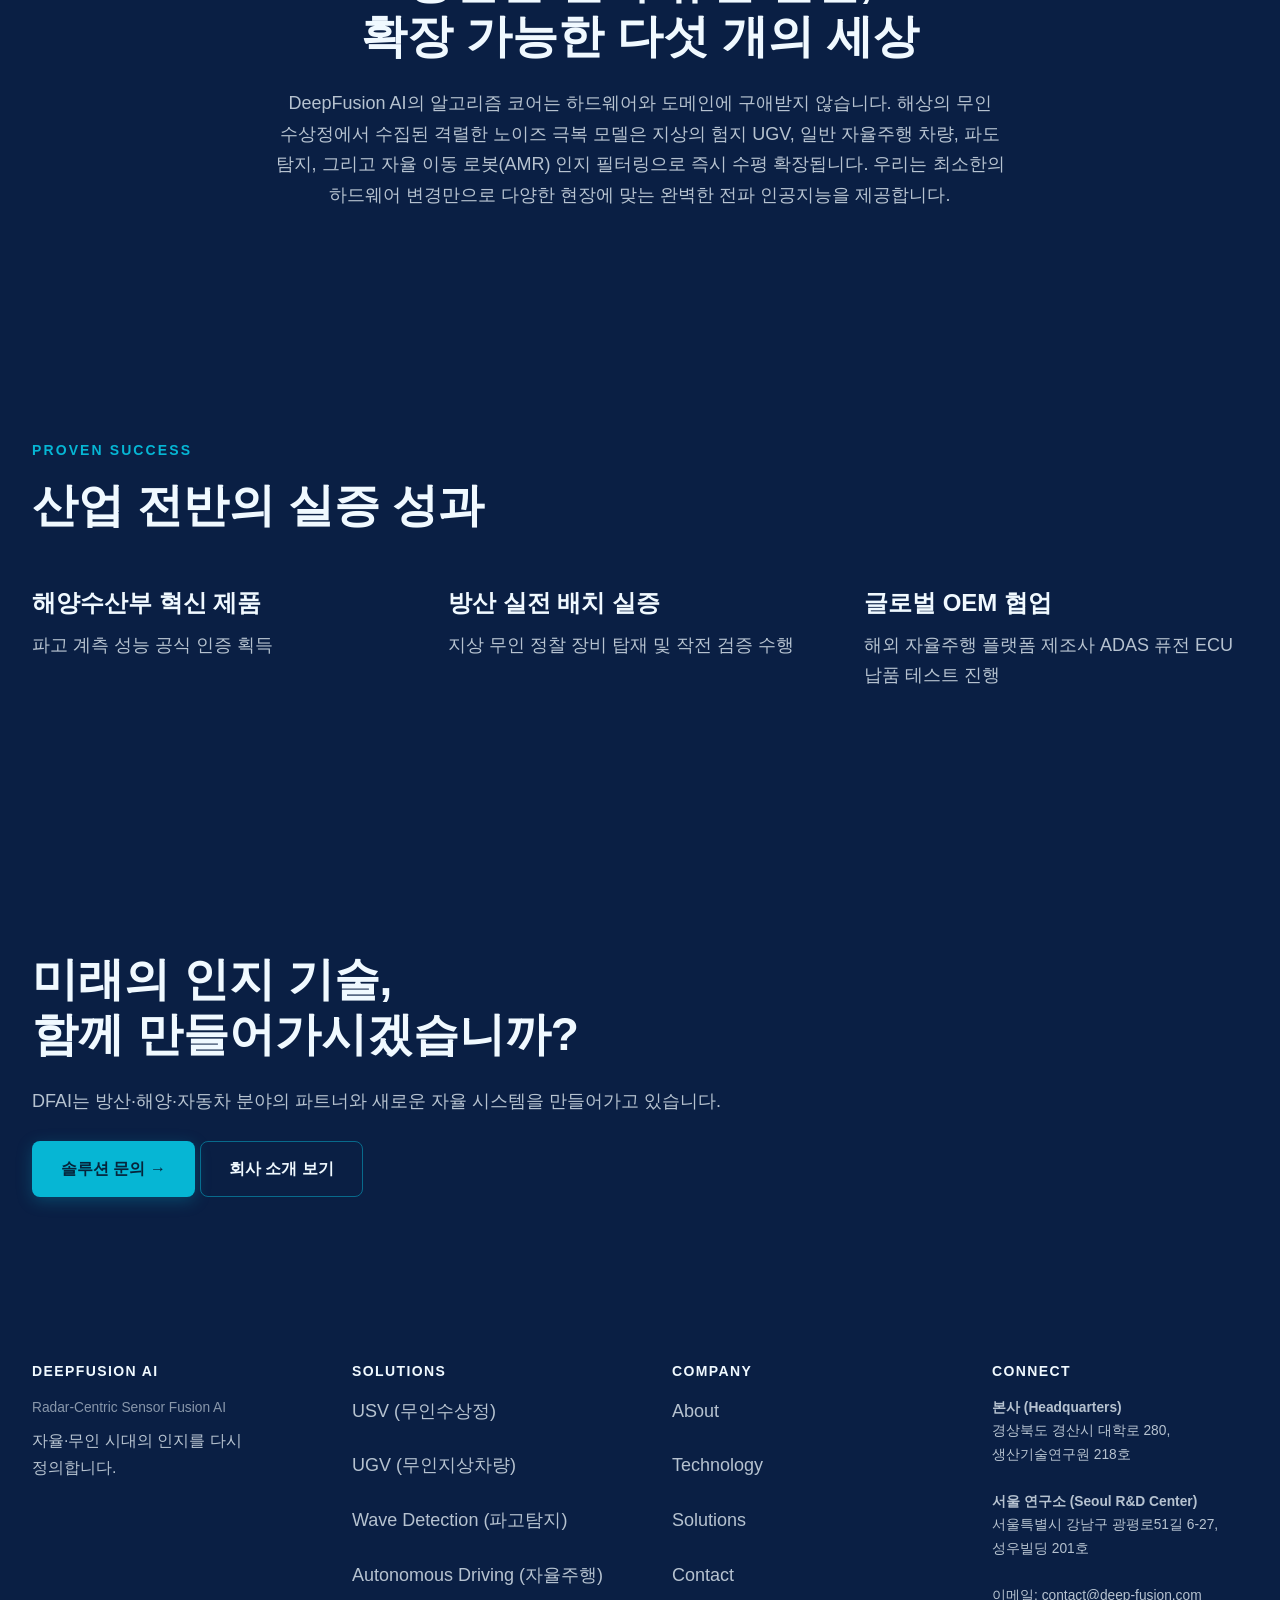
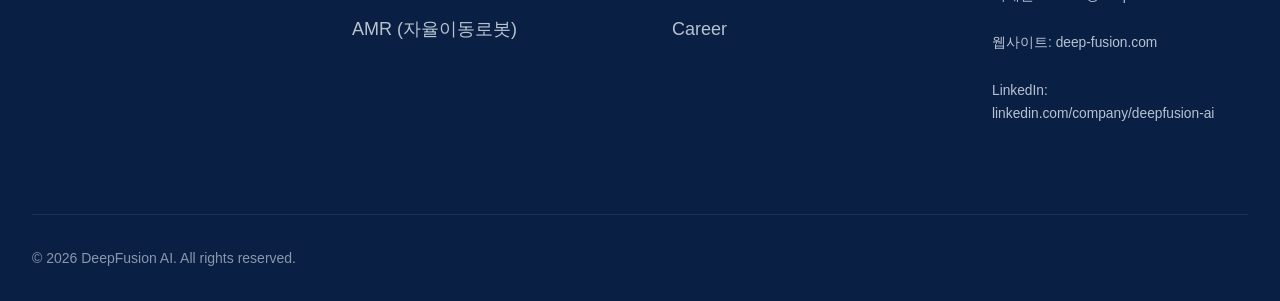
<file: solutions.html>
<!DOCTYPE html>
<html lang="ko">
<head>
  <meta charset="UTF-8">
  <meta name="viewport" content="width=device-width, initial-scale=1.0">
  <title data-i18n="solutions.meta.title">Solutions | DeepFusion AI — 적용 분야</title>
  <meta name="description" content="USV, UGV, Wave, Automotive, AMR 맞춤형 4D 이미징 레이다 딥러닝 솔루션.">
  
  <link rel="stylesheet" href="assets/css/variables.css">
  <link rel="stylesheet" href="assets/css/reset.css">
  <link rel="stylesheet" href="assets/css/base.css">
  <link rel="stylesheet" href="assets/css/components.css">
  <link rel="stylesheet" href="assets/css/animations.css">
  <link rel="stylesheet" href="assets/css/solutions.css">
  <!-- Multilingual SEO -->
  <link rel="alternate" hreflang="ko" href="https://www.deep-fusion.com/solutions.html">
  <link rel="alternate" hreflang="en" href="https://www.deep-fusion.com/en/solutions.html">
  <link rel="alternate" hreflang="x-default" href="https://www.deep-fusion.com/solutions.html">
</head>
<body>
  <!-- Header -->
  <header class="site-header" id="site-header">
    <div class="container header-container">
      <a href="index.html" class="logo" aria-label="DeepFusion AI 홈">
        <img src="assets/images/header_logo.png" alt="DeepFusion AI">
      </a>
      <button class="nav-toggle" aria-label="메뉴 열기/닫기" aria-expanded="false" aria-controls="main-nav">
        <span></span>
        <span></span>
        <span></span>
      </button>
      <nav class="main-nav" id="main-nav">
        <ul>
          <li><a href="solutions.html" class="nav-link nav-link--active">Solutions</a></li>
          <li><a href="index.html" class="nav-link">Home</a></li>
          <li><a href="technology.html" class="nav-link">Technology</a></li>
          <li><a href="about.html" class="nav-link">About</a></li>
          <li><a href="contact.html" class="nav-link">Contact</a></li>
          <li><a href="career.html" class="nav-link">Career</a></li>
        </ul>
        <div class="lang-switcher" role="group" aria-label="Language">
          <a href="en/solutions.html" class="lang-link" hreflang="en">EN</a>
          <span class="lang-divider">|</span>
          <a href="solutions.html" class="lang-link active" aria-current="true">KO</a>
        </div>
      </nav>
    </div>
  </header>

  <main>
    <!-- Section 1: Hero -->
    <section class="hero section--dark" aria-label="솔루션 소개">
      <div class="hero-bg" style="background-image: url('assets/images/solutions/01_usv/IR_p20_img_01.png'); opacity: 0.25;"></div>
      <div class="hero-glow-orb hero-glow-orb--1" aria-hidden="true"></div>
      <div class="radar-scanline" aria-hidden="true"></div>
      <div class="container hero-container">
        <div class="hero-card reveal-on-scroll">
          <span class="eyebrow"><span class="pulse-dot" style="margin-left: 0; margin-right: 8px;" aria-hidden="true"></span>SOLUTIONS</span>
          <h1 class="hero-headline">One Engine,<br>Five Solutions.</h1>
          <p data-i18n="solutions.hero.p_text" class="hero-subheadline">하나의 엔진, 다섯 가지 솔루션.</p>
          <p data-i18n="solutions.hero.p_text_2" class="hero-body">
            Deep Fusion AI의 인지 기술은 악천후, 저조도, 비정형 험지 등 기존 센서가 한계를 드러내는 환경에서도 4D 이미징 레이다 중심의 센서 융합(Sensor Fusion) 기술을 통해 최상의 인지 성능을 보장합니다.<br>
            자동차 자율주행부터 무인수상정(USV), 무인지상차량(UGV), 파도 인지(Waves), 산업용 자율이동로봇(AMR)까지 각 현장의 운용 목적에 최적화된 맞춤형 솔루션을 제공합니다.
          </p>
          <div class="hero-ctas">
            <a href="#solutions-overview" class="btn btn-primary">솔루션 둘러보기 &rarr;</a>
          </div>
        </div>
      </div>
    </section>

    <!-- Section 2: Solutions Overview -->
    <section class="solutions-overview-section section-padding section--mid" id="solutions-overview" aria-label="솔루션 리스트">
      <div class="container">
        <span data-i18n="solutions.solutions-overview.span_text" class="eyebrow reveal-on-scroll">Overview</span>
        <h2 data-i18n="solutions.solutions-overview.h2_title" class="reveal-on-scroll stagger-1">다섯 가지 도메인 맞춤 솔루션</h2>
        <div class="grid grid-5">
          <!-- Sol 1 Link: Automotive -->
          <a href="#solution-automotive" class="card solution-card-nav reveal-on-scroll stagger-1">
            <h3>Automotive</h3>
            <p>도로 환경을 더욱 안정적으로 인식하는 레이다 중심 자동차 인지</p>
          </a>
          <!-- Sol 2 Link: USV -->
          <a href="#solution-usv" class="card solution-card-nav reveal-on-scroll stagger-2">
            <h3>USV</h3>
            <p>무인수상정을 위한 전천후 해상 인지</p>
          </a>
          <!-- Sol 3 Link: UGV -->
          <a href="#solution-ugv" class="card solution-card-nav reveal-on-scroll stagger-3">
            <h3>UGV</h3>
            <p>비정형 험지에서도 지속되는 무인지상차량 인지</p>
          </a>
          <!-- Sol 4 Link: Waves -->
          <a href="#solution-wave" class="card solution-card-nav reveal-on-scroll stagger-4">
            <h3 data-i18n="solutions.solutions-overview.h3_title">Waves</h3>
            <p>전방의 파도를 인식하는 실시간 수면 분석</p>
          </a>
          <!-- Sol 5 Link: AMR -->
          <a href="#solution-amr" class="card solution-card-nav reveal-on-scroll stagger-5">
            <h3>AMR</h3>
            <p>산업 현장을 위한 자율이동로봇 인지와 위치 추정</p>
          </a>
        </div>
      </div>
    </section>

    <!-- Section 3: Solution 1 — Automotive -->
    <section class="solution-detail section-padding" id="solution-automotive" style="background-color: #0A1F44;" aria-label="자동차 자율주행 솔루션">
      <div class="container">
        <div class="sol-header reveal-on-scroll">
          <span class="eyebrow">Solution 01</span>
          <h2>Automotive</h2>
          <p class="sol-subtitle" style="font-size: var(--fs-md); color: var(--accent-cyan); margin-top: var(--space-xs); font-weight: 600;">도로 환경을 더욱 안정적으로 인식하는 레이다 중심 자동차 인지</p>
        </div>
        
        <div class="sol-main-img reveal-on-scroll stagger-1">
          <video src="assets/images/solutions/04_autonomous/Car_Autonomous_No gemini.mp4" autoplay loop muted playsinline></video>
        </div>

        <div class="sol-description reveal-on-scroll stagger-2" style="margin-bottom: var(--space-xl); color: var(--text-secondary); line-height: 1.7; max-width: 900px;">
          DeepFusion AI의 Automotive 솔루션은 4D 이미징 레이다를 중심으로 카메라와 라이다 등 다양한 센서 정보를 융합하여 차량 주변의 객체와 공간을 안정적으로 인식합니다. 각 센서의 장점을 결합하고 환경 조건에 따라 신뢰도가 낮아진 센서 정보의 영향을 조정함으로써 다양한 기상 및 조도 환경에서도 지속적인 객체 탐지와 추적을 지원합니다.
        </div>

        <h3 class="reveal-on-scroll stagger-2" style="font-size: var(--fs-md); color: var(--text-primary); margin-bottom: var(--space-md);">✓ 주요 제공 기능</h3>
        <div class="grid grid-3 sol-features">
          <div class="card">
            <h3>3D 객체 인지</h3>
            <p>차량·보행자·이륜차 등 다양한 3D 객체를 정확하게 인지합니다.</p>
          </div>
          <div class="card">
            <h3>실시간 객체 추적</h3>
            <p>주변 객체의 상세 위치, 속도 및 이동 방향을 실시간으로 추적합니다.</p>
          </div>
          <div class="card">
            <h3>센서 융합 & 신뢰도 보정</h3>
            <p>레이다·카메라·라이다를 다중 융합하고 악천후, 터널, 저조도 환경에서 센서 신뢰도를 실시간 보정합니다.</p>
          </div>
          <div class="card">
            <h3>주변 환경 분석</h3>
            <p>주행 가능 공간(Drivable Space) 및 복잡한 도로 주변 환경을 다차원 분석합니다.</p>
          </div>
          <div class="card">
            <h3>엣지 최적화 및 연동</h3>
            <p>차량용 엣지 컴퓨팅 환경에 최적화하여 기존 자율주행 시스템과 원활하게 연동됩니다.</p>
          </div>
        </div>

        <div class="sol-main-img reveal-on-scroll" style="margin-bottom: var(--space-xl);">
          <video src="assets/images/home/RAPA-R.mp4" autoplay loop muted playsinline></video>
        </div>

        <div class="sol-gallery reveal-on-scroll">
          <h3 data-i18n="solutions.solution-autonomous.h3_title_4">공공 도로 주행 실증 갤러리</h3>
          <div class="gallery-4-grid">
            <img src="assets/images/solutions/04_autonomous/GOV_p27_img_01.png" alt="실도로 자율주행 차량 뷰" loading="lazy">
            <img src="assets/images/solutions/04_autonomous/IR_p19_img_01.png" alt="센서 조기 융합 포인트" loading="lazy">
            <img src="assets/images/solutions/04_autonomous/IR_p38_img_03.png" alt="차량 탑재 레이아웃" loading="lazy">
            <img src="assets/images/solutions/04_autonomous/IR_p38_img_05.png" alt="차량 ECU 매립 모듈" loading="lazy">
          </div>
        </div>
      </div>
    </section>

    <!-- Section 4: Solution 2 — USV -->
    <section class="solution-detail section-padding" id="solution-usv" style="background-color: #102A56;" aria-label="무인수상정 솔루션">
      <div class="container">
        <div class="sol-header reveal-on-scroll">
          <span class="eyebrow">Solution 02</span>
          <h2>USV</h2>
          <p class="sol-subtitle" style="font-size: var(--fs-md); color: var(--accent-cyan); margin-top: var(--space-xs); font-weight: 600;">무인수상정을 위한 전천후 해상 인지</p>
        </div>
        
        <div class="sol-main-img reveal-on-scroll stagger-1">
          <video src="assets/images/solutions/01_usv/USV_Final.mp4" autoplay loop muted playsinline></video>
        </div>

        <div class="sol-description reveal-on-scroll stagger-2" style="margin-bottom: var(--space-xl); color: var(--text-secondary); line-height: 1.7; max-width: 900px;">
          DeepFusion AI의 USV 인지 솔루션은 4D 이미징 레이다와 AI 기반 신호 분석을 통해 선박 주변의 이동 객체와 해상 장애물을 탐지하고 지속적으로 추적합니다. 선박, 부표, 부유물 등 항해 안전에 영향을 주는 객체를 인식하여 무인수상정의 경로 계획과 충돌 회피 시스템에 필요한 인지 정보를 제공합니다.
        </div>

        <h3 class="reveal-on-scroll stagger-2" style="font-size: var(--fs-md); color: var(--text-primary); margin-bottom: var(--space-md);">✓ 주요 제공 기능</h3>
        <div class="grid grid-3 sol-features">
          <div class="card">
            <h3>해상 소형 객체 탐지</h3>
            <p>다양한 크기의 해상 선박 및 유실물 등 소형 객체까지 안전하게 탐지합니다.</p>
          </div>
          <div class="card">
            <h3>동적 타겟 추적</h3>
            <p>이동하는 장애물의 실시간 위치, 속도 및 방향을 연속적으로 트래킹합니다.</p>
          </div>
          <div class="card">
            <h3>해상 클러터 저감</h3>
            <p>수면 반사와 거친 파도로 인한 너울성 해상 산란 현상(Sea Clutter)을 차단하여 신뢰성을 극대화합니다.</p>
          </div>
          <div class="card">
            <h3>다중 센서 융합</h3>
            <p>레이다, 카메라 등 이종 센서 정보를 바탕으로 다차원적인 해상 상황 인지를 지원합니다.</p>
          </div>
          <div class="card">
            <h3>시스템 연동 및 모델 최적화</h3>
            <p>자율운항 시스템 연동 인터페이스를 탑재하고 해상 환경에 맞게 인지 모델을 최적화합니다.</p>
          </div>
        </div>

        <div class="sol-main-img reveal-on-scroll" style="margin-bottom: var(--space-xl);">
          <video src="assets/images/solutions/01_usv/usv_detection.mp4" autoplay loop muted playsinline></video>
        </div>

        <div class="sol-gallery reveal-on-scroll">
          <h3 data-i18n="solutions.solution-usv.h3_title_4">적용 분야 및 실증 갤러리</h3>
          <div class="gallery-4-grid">
            <img src="assets/images/solutions/01_usv/IR_p06_img_05.png" alt="USV 탑재 모듈" loading="lazy">
            <img src="assets/images/solutions/01_usv/IR_p09_img_03.png" alt="해상 타겟 식별 화면" loading="lazy">
            <img src="assets/images/solutions/01_usv/IR_p22_img_03.png" alt="실선 해안 실증" loading="lazy">
            <img src="assets/images/solutions/01_usv/IR_p30_img_01.png" alt="레이다 원시 데이터 분석" loading="lazy">
          </div>
        </div>
      </div>
    </section>

    <!-- Section 5: Solution 3 — UGV -->
    <section class="solution-detail section-padding" id="solution-ugv" style="background-color: #0C2350;" aria-label="무인지상차량 솔루션">
      <div class="container">
        <div class="sol-header reveal-on-scroll">
          <span class="eyebrow">Solution 03</span>
          <h2>UGV</h2>
          <p class="sol-subtitle" style="font-size: var(--fs-md); color: var(--accent-cyan); margin-top: var(--space-xs); font-weight: 600;">비정형 험지에서도 지속되는 무인지상차량 인지</p>
        </div>
        
        <div class="sol-main-img reveal-on-scroll stagger-1">
          <video src="assets/images/solutions/02_ugv/ugv_final.mp4" autoplay loop muted playsinline></video>
        </div>

        <div class="sol-description reveal-on-scroll stagger-2" style="margin-bottom: var(--space-xl); color: var(--text-secondary); line-height: 1.7; max-width: 900px;">
          DeepFusion AI의 UGV 인지 솔루션은 4D 이미징 레이다 기반 공간 인식과 객체 추적을 통해 비포장도로, 수풀, 진흙, 경사면 등 다양한 지상 환경에서 차량 주변 상황을 인식합니다. 탐지된 장애물과 지형 정보를 자율주행 및 경로 계획 시스템에 전달하여 무인지상차량이 복잡한 비정형 환경에서도 안정적으로 기동할 수 있도록 지원합니다.
        </div>

        <h3 class="reveal-on-scroll stagger-2" style="font-size: var(--fs-md); color: var(--text-primary); margin-bottom: var(--space-md);">✓ 주요 제공 기능</h3>
        <div class="grid grid-3 sol-features">
          <div class="card">
            <h3>험지 및 비정형 장애물 탐지</h3>
            <p>도로 선이 없는 야지, 수풀, 진흙 등 험난한 오프로드 환경에서도 가속 구동 및 장애물 유형을 검출합니다.</p>
          </div>
          <div class="card">
            <h3>이동 객체 위치 & 상태 추적</h3>
            <p>움직이는 장비나 인원의 정확한 좌표 및 속도, 이동 모션을 추적합니다.</p>
          </div>
          <div class="card">
            <h3>경사면·단차 지형 변화 인식</h3>
            <p>경로 주행 상의 굴곡과 단차, 경사도를 실시간 정밀 인식하여 차량의 주행 한계를 판단합니다.</p>
          </div>
          <div class="card">
            <h3>먼지·저조도 환경 완벽 대응</h3>
            <p>수풀 뒤 은폐물이나 야간, 황사/먼지 속에서도 4D 레이다 전파 투과 특성으로 관측을 유지합니다.</p>
          </div>
          <div class="card">
            <h3>3D 공간 정보 & 경로 연동</h3>
            <p>차량 전방 상황을 3D 포인트 클라우드로 복원하여 자율 경로 제어 시스템에 완벽하게 전송합니다.</p>
          </div>
        </div>

        <div class="sol-main-img reveal-on-scroll" style="margin-bottom: var(--space-xl);">
          <video src="assets/images/solutions/02_ugv/scenario_1.mp4" autoplay loop muted playsinline></video>
        </div>

        <div class="sol-gallery reveal-on-scroll">
          <h3 data-i18n="solutions.solution-ugv.h3_title_4">험지 자율 기동 실증 갤러리</h3>
          <div class="gallery-4-grid">
            <img src="assets/images/solutions/02_ugv/GOV_p20_img_01.png" alt="험지 장애물 맵핑" loading="lazy">
            <img src="assets/images/solutions/02_ugv/GOV_p20_img_02.png" alt="은폐 물체 투과 실험" loading="lazy">
            <img src="assets/images/solutions/02_ugv/IR_p16_img_04.png" alt="장갑차 탑재 보드" loading="lazy">
            <img src="assets/images/solutions/02_ugv/IR_p32_img_05.png" alt="오프로드 실시간 기동" loading="lazy">
          </div>
        </div>
      </div>
    </section>

    <!-- Section 6: Solution 4 — Wave Detection -->
    <section class="solution-detail section-padding" id="solution-wave" style="background-color: #143063;" aria-label="파도 탐지 솔루션">
      <div class="container">
        <div class="sol-header reveal-on-scroll">
          <span class="eyebrow">Solution 04</span>
          <h2>Waves</h2>
          <p class="sol-subtitle" style="font-size: var(--fs-md); color: var(--accent-cyan); margin-top: var(--space-xs); font-weight: 600;">전방의 파도를 인식하는 실시간 수면 분석</p>
        </div>
        
        <div class="sol-main-img reveal-on-scroll stagger-1">
          <video src="assets/images/solutions/03_wave/Wave_video_No_gemini.mp4" autoplay loop muted playsinline></video>
        </div>

        <div class="sol-description reveal-on-scroll stagger-2" style="margin-bottom: var(--space-xl); color: var(--text-secondary); line-height: 1.7; max-width: 900px;">
          DeepFusion AI의 Waves 솔루션은 레이다로 수집한 수면 반사 데이터를 AI로 분석하여 파도 형상과 움직임을 감지합니다. 분석된 파도 정보를 자율운항 또는 운항 보조 시스템에 제공하여 감속, 항로 조정, 자세 제어 등 더욱 안전한 운항 판단을 지원합니다.
        </div>

        <h3 class="reveal-on-scroll stagger-2" style="font-size: var(--fs-md); color: var(--text-primary); margin-bottom: var(--space-md);">✓ 주요 제공 기능</h3>
        <div class="grid grid-3 sol-features">
          <div class="card">
            <h3>선박 전방 수면 및 파도 탐지</h3>
            <p>선박 전방 100m 이내의 수면 상태와 다가오는 파도를 조기에 식별합니다.</p>
          </div>
          <div class="card">
            <h3>파고 및 파향 실시간 분석</h3>
            <p>개별 파도의 높이(파고)와 다가오는 속도, 방향을 실시간 계측하여 분석합니다.</p>
          </div>
          <div class="card">
            <h3>강우·야간 전천후 계측</h3>
            <p>기상이 악화된 폭풍우 상황이나 야간 해무 속에서도 90% 이상의 고신뢰성 정밀도를 유지합니다.</p>
          </div>
          <div class="card">
            <h3>위험도 평가 데이터 제공</h3>
            <p>선박 안정성을 위협하는 특이 파고를 감지하여 자율 조타 및 감속 지침의 판단 데이터를 전송합니다.</p>
          </div>
          <div class="card">
            <h3>제어 시스템 연동</h3>
            <p>자율운항 컴퓨터 및 선박 모션 제어 시스템과 인터페이스로 즉각 연계됩니다.</p>
          </div>
        </div>

        <div class="sol-main-img reveal-on-scroll" style="margin-bottom: var(--space-xl);">
          <video src="assets/images/solutions/03_wave/wave_new_lignex1.mp4" autoplay loop muted playsinline></video>
        </div>

        <div class="sol-gallery reveal-on-scroll">
          <h3 data-i18n="solutions.solution-wave.h3_title_4">파고 실증 계측 데이터 갤러리</h3>
          <div class="gallery-4-grid">
            <img src="assets/images/solutions/03_wave/GOV_p22_img_03.png" alt="파도 반사 데이터 모델링" loading="lazy">
            <img src="assets/images/solutions/03_wave/IR_p23_img_04.png" alt="선박 기동 파고 연계 분석" loading="lazy">
            <img src="assets/images/solutions/03_wave/IR_p23_img_10.png" alt="주파수 빔 분석 화면" loading="lazy">
            <img src="assets/images/solutions/03_wave/IR_p23_img_11.png" alt="파고 시뮬레이션 데이터" loading="lazy">
          </div>
        </div>
      </div>
    </section>

    <!-- Section 6-2: Solution 5 — AMR -->
    <section class="solution-detail section-padding" id="solution-amr" style="background-color: #0A1F44;" aria-label="AMR 솔루션">
      <div class="container">
        <div class="sol-header reveal-on-scroll">
          <span class="eyebrow">Solution 05</span>
          <h2>AMR</h2>
          <p class="sol-subtitle" style="font-size: var(--fs-md); color: var(--accent-cyan); margin-top: var(--space-xs); font-weight: 600;">산업 현장을 위한 자율이동로봇 인지와 위치 추정</p>
        </div>
        
        <div class="sol-main-img reveal-on-scroll stagger-1">
          <video src="assets/images/solutions/05_amr/amr_video.mp4" autoplay loop muted playsinline></video>
        </div>

        <div class="sol-description reveal-on-scroll stagger-2" style="margin-bottom: var(--space-xl); color: var(--text-secondary); line-height: 1.7; max-width: 900px;">
          DeepFusion AI의 AMR 솔루션은 4D 이미징 레이다 기반 객체 인지와 위치 추정 기술을 통해 실내외 산업 현장에서 로봇 주변의 동적 객체와 고정 구조물을 인식합니다. 인지 결과를 로봇의 지도 작성, 위치 추정, 경로 계획 및 충돌 방지 시스템과 연동하여 자율이동로봇이 복잡한 산업 환경에서도 안정적으로 운용될 수 있도록 지원합니다.
        </div>

        <h3 class="reveal-on-scroll stagger-2" style="font-size: var(--fs-md); color: var(--text-primary); margin-bottom: var(--space-md);">✓ 주요 제공 기능</h3>
        <div class="grid grid-3 sol-features">
          <div class="card">
            <h3>작업자·지게차·이동 장비 탐지</h3>
            <p>공장 및 물류창고 내 움직이는 작업자, 지게차, 장애물을 사각지대 없이 감지합니다.</p>
          </div>
          <div class="card">
            <h3>동적 객체 이동 경로 추적</h3>
            <p>이동하는 동적 장애물의 향후 예상 궤적을 360° 고속 트래킹하여 사전에 충돌을 방지합니다.</p>
          </div>
          <div class="card">
            <h3>실내외 레이다 위치 추정 (SLAM)</h3>
            <p>광학 센서 오작동 환경에서도 레이다 특성을 바탕으로 자위치를 안정적으로 정밀 추정합니다.</p>
          </div>
          <div class="card">
            <h3>주변 지도의 실시간 작성 & 갱신</h3>
            <p>수시로 물품 적재 상태가 바뀌는 물류 환경에서 3D 험지도를 실시간 작성하고 갱신합니다.</p>
          </div>
          <div class="card">
            <h3>한계 극복 & 제어 시스템 연동</h3>
            <p>현장의 먼지, 연기, 조도 급변을 완벽 극복하고 AMR 안전 제어 및 경로 플래너에 원스톱 전달합니다.</p>
          </div>
        </div>
      </div>
    </section>

    <!-- Section 7: One Engine, Five Solutions -->
    <section class="integration-message-section section-padding section--dark" aria-label="통합 플랫폼 메시지">
      <div class="container message-content reveal-on-scroll">
        <span data-i18n="solutions.integration-message.span_text" class="eyebrow">Single Core Engine</span>
        <h2>동일한 센서 퓨전 엔진,<br>확장 가능한 다섯 개의 세상</h2>
        <p data-i18n="solutions.integration-message.p_text" class="lead-p">
          DeepFusion AI의 알고리즘 코어는 하드웨어와 도메인에 구애받지 않습니다. 해상의 무인 수상정에서 수집된 격렬한 노이즈 극복 모델은 지상의 험지 UGV, 일반 자율주행 차량, 파도 탐지, 그리고 자율 이동 로봇(AMR) 인지 필터링으로 즉시 수평 확장됩니다. 우리는 최소한의 하드웨어 변경만으로 다양한 현장에 맞는 완벽한 전파 인공지능을 제공합니다.
        </p>
      </div>
    </section>

    <!-- Section 8: Recognition (Common) -->
    <section class="recognition-section section-padding section--mid" aria-label="성과">
      <div class="container">
        <span data-i18n="solutions.recognition.span_text" class="eyebrow reveal-on-scroll">Proven Success</span>
        <h2 data-i18n="solutions.recognition.h2_title" class="reveal-on-scroll stagger-1">산업 전반의 실증 성과</h2>
        <div class="grid grid-3">
          <div class="card reveal-on-scroll stagger-1">
            <h3 data-i18n="solutions.recognition.h3_title">해양수산부 혁신 제품</h3>
            <p data-i18n="solutions.recognition.p_text">파고 계측 성능 공식 인증 획득</p>
          </div>
          <div class="card reveal-on-scroll stagger-2">
            <h3 data-i18n="solutions.recognition.h3_title_2">방산 실전 배치 실증</h3>
            <p data-i18n="solutions.recognition.p_text_2">지상 무인 정찰 장비 탑재 및 작전 검증 수행</p>
          </div>
          <div class="card reveal-on-scroll stagger-3">
            <h3 data-i18n="solutions.recognition.h3_title_3">글로벌 OEM 협업</h3>
            <p data-i18n="solutions.recognition.p_text_3">해외 자율주행 플랫폼 제조사 ADAS 퓨전 ECU 납품 테스트 진행</p>
          </div>
        </div>
      </div>
    </section>

    <!-- Section 9: Contact CTA -->
    <section class="contact-cta section-padding section--dark" aria-label="협력 문의">
      <div class="radial-glow" aria-hidden="true"></div>
      <div class="container contact-cta-content reveal-on-scroll">
        <h2>미래의 인지 기술,<br>함께 만들어가시겠습니까?</h2>
        <p data-i18n="solutions.contact-cta.p_text">DFAI는 방산·해양·자동차 분야의 파트너와 새로운 자율 시스템을 만들어가고 있습니다.</p>
        <div class="contact-cta-buttons">
          <a href="contact.html#form" class="btn btn-primary" aria-label="솔루션 문의하기">솔루션 문의 &rarr;</a>
          <a href="about.html" class="btn btn-secondary" aria-label="회사 소개 보기">회사 소개 보기</a>
        </div>
      </div>
    </section>
  </main>

  <!-- Footer -->
  <footer class="site-footer">
    <div class="container">
      <div class="footer-grid">
        <div class="footer-col">
          <h4>DeepFusion AI</h4>
          <p data-i18n="common.footer.p_text" style="font-size: var(--fs-xs); color: var(--text-muted); margin-bottom: var(--space-xs);">
            Radar-Centric Sensor Fusion AI
          </p>
          <p data-i18n="common.footer.p_text_2" style="font-size: var(--fs-sm); color: var(--text-secondary);">
            자율·무인 시대의 인지를 다시 정의합니다.
          </p>
        </div>
        <div class="footer-col">
          <h4 data-i18n="common.footer.h4_title">Solutions</h4>
          <ul>
            <li><a href="solutions.html#usv" class="footer-link">USV (무인수상정)</a></li>
            <li><a href="solutions.html#ugv" class="footer-link">UGV (무인지상차량)</a></li>
            <li><a href="solutions.html#wave" class="footer-link">Wave Detection (파고탐지)</a></li>
            <li><a href="solutions.html#autonomous" class="footer-link">Autonomous Driving (자율주행)</a></li>
            <li><a href="solutions.html#amr" class="footer-link">AMR (자율이동로봇)</a></li>
          </ul>
        </div>
        <div class="footer-col">
          <h4 data-i18n="common.footer.h4_title_2">Company</h4>
          <ul>
            <li><a href="about.html" class="footer-link">About</a></li>
            <li><a href="technology.html" class="footer-link">Technology</a></li>
            <li><a href="solutions.html" class="footer-link">Solutions</a></li>
            <li><a href="contact.html" class="footer-link">Contact</a></li>
            <li><a href="career.html" class="footer-link">Career</a></li>
          </ul>
        </div>
        <div class="footer-col">
          <h4 data-i18n="common.footer.h4_title_3">Connect</h4>
          <ul style="gap: var(--space-sm); font-size: var(--fs-xs); color: var(--text-secondary);">
            <li>
              <strong>본사 (Headquarters)</strong><br>
              경상북도 경산시 대학로 280, 생산기술연구원 218호
            </li>
            <li>
              <strong>서울 연구소 (Seoul R&D Center)</strong><br>
              서울특별시 강남구 광평로51길 6-27, 성우빌딩 201호
            </li>
            <li style="margin-top: var(--space-xs);">
              이메일: <a href="mailto:contact@deep-fusion.com" class="footer-link">contact@deep-fusion.com</a>
            </li>
            <li>
              웹사이트: <a href="https://www.deep-fusion.com" class="footer-link">deep-fusion.com</a>
            </li>
            <li>
              LinkedIn: <a href="https://www.linkedin.com/company/deepfusion-ai/" class="footer-link">linkedin.com/company/deepfusion-ai</a>
            </li>
          </ul>
        </div>
      </div>
      <div class="footer-bottom">
        <div class="footer-bottom-copy">
          &copy; 2026 DeepFusion AI. All rights reserved.
        </div>
      </div>
    </div>
  </footer>

  <script src="assets/js/main.js" defer></script>
  <script src="assets/js/animations.js" defer></script>
  <script src="assets/js/solutions.js" defer></script>
  <script>
    document.querySelectorAll('.lang-link').forEach(function(el) {
      el.addEventListener('click', function() {
        var isKo = el.textContent.trim() === 'KO';
        localStorage.setItem('dfai_lang_pref', isKo ? 'ko' : 'en');
      });
    });
  </script>
</body>
</html>
</file>
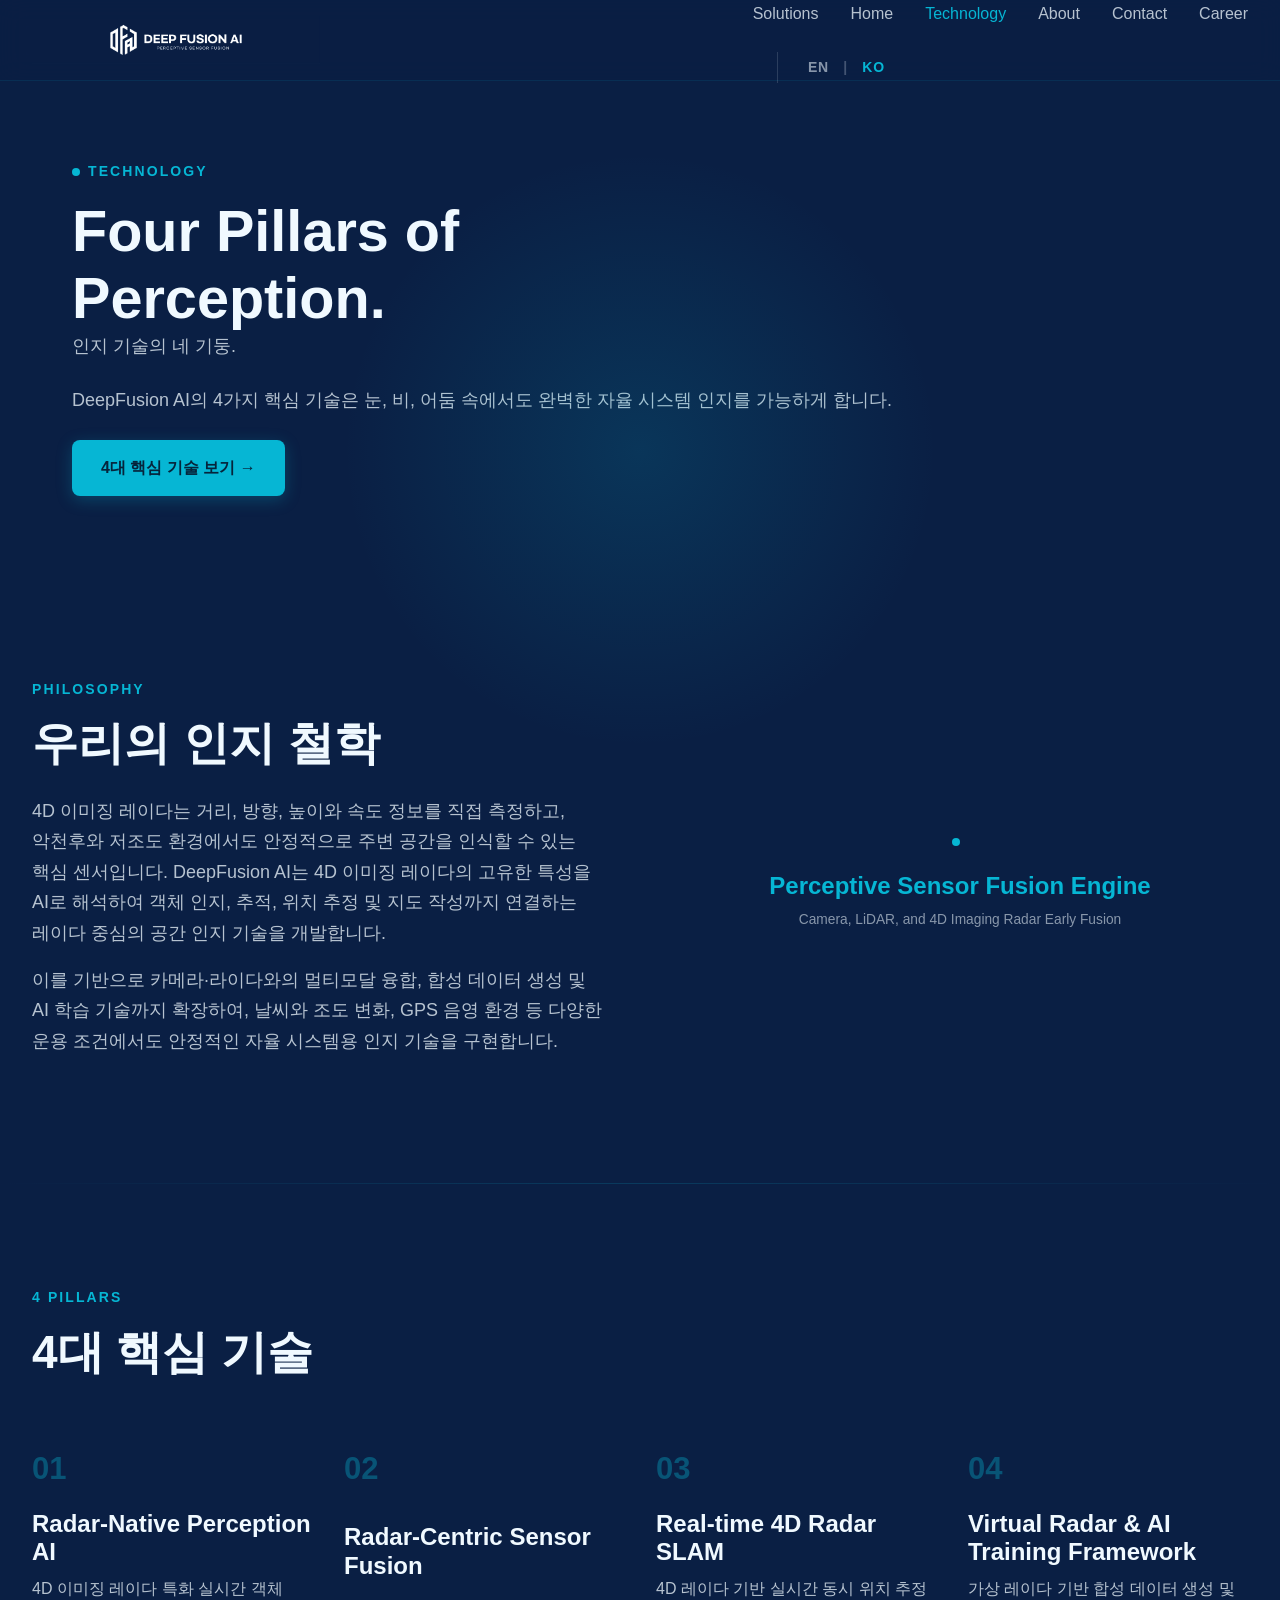
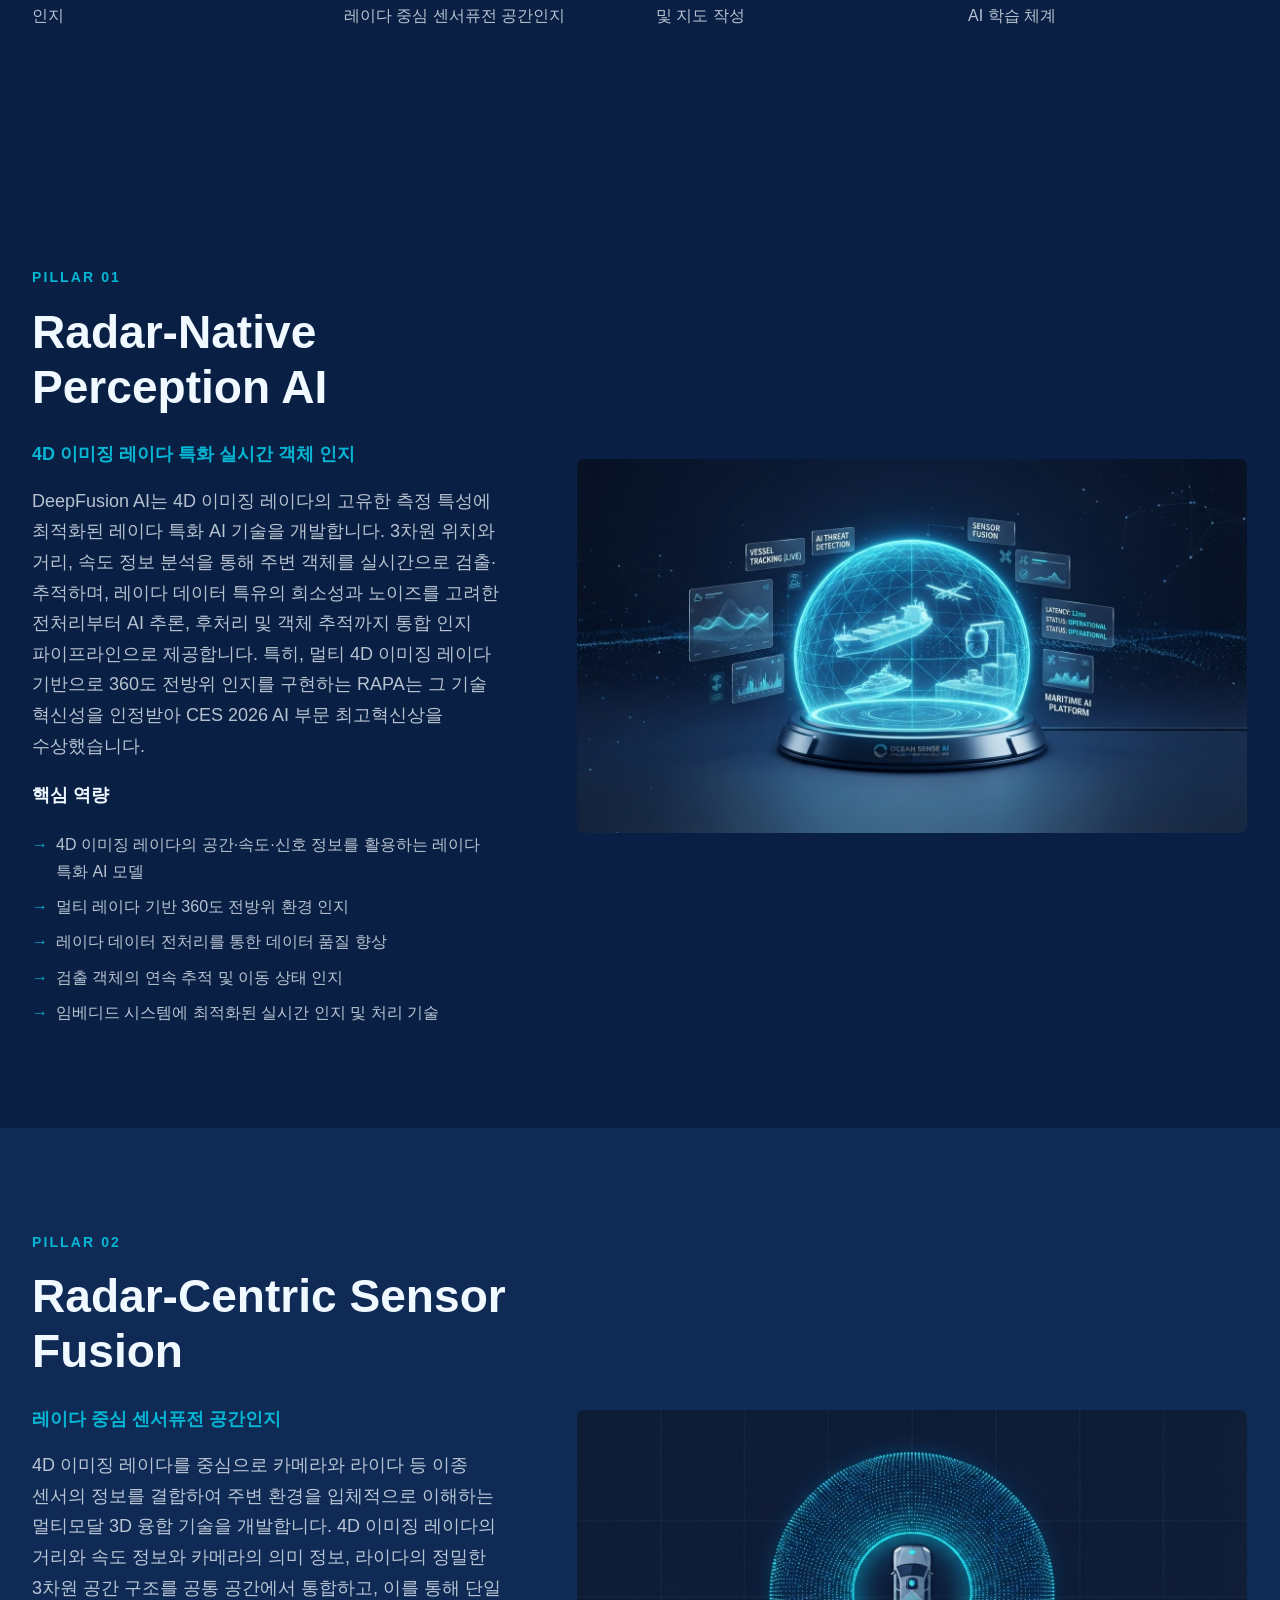
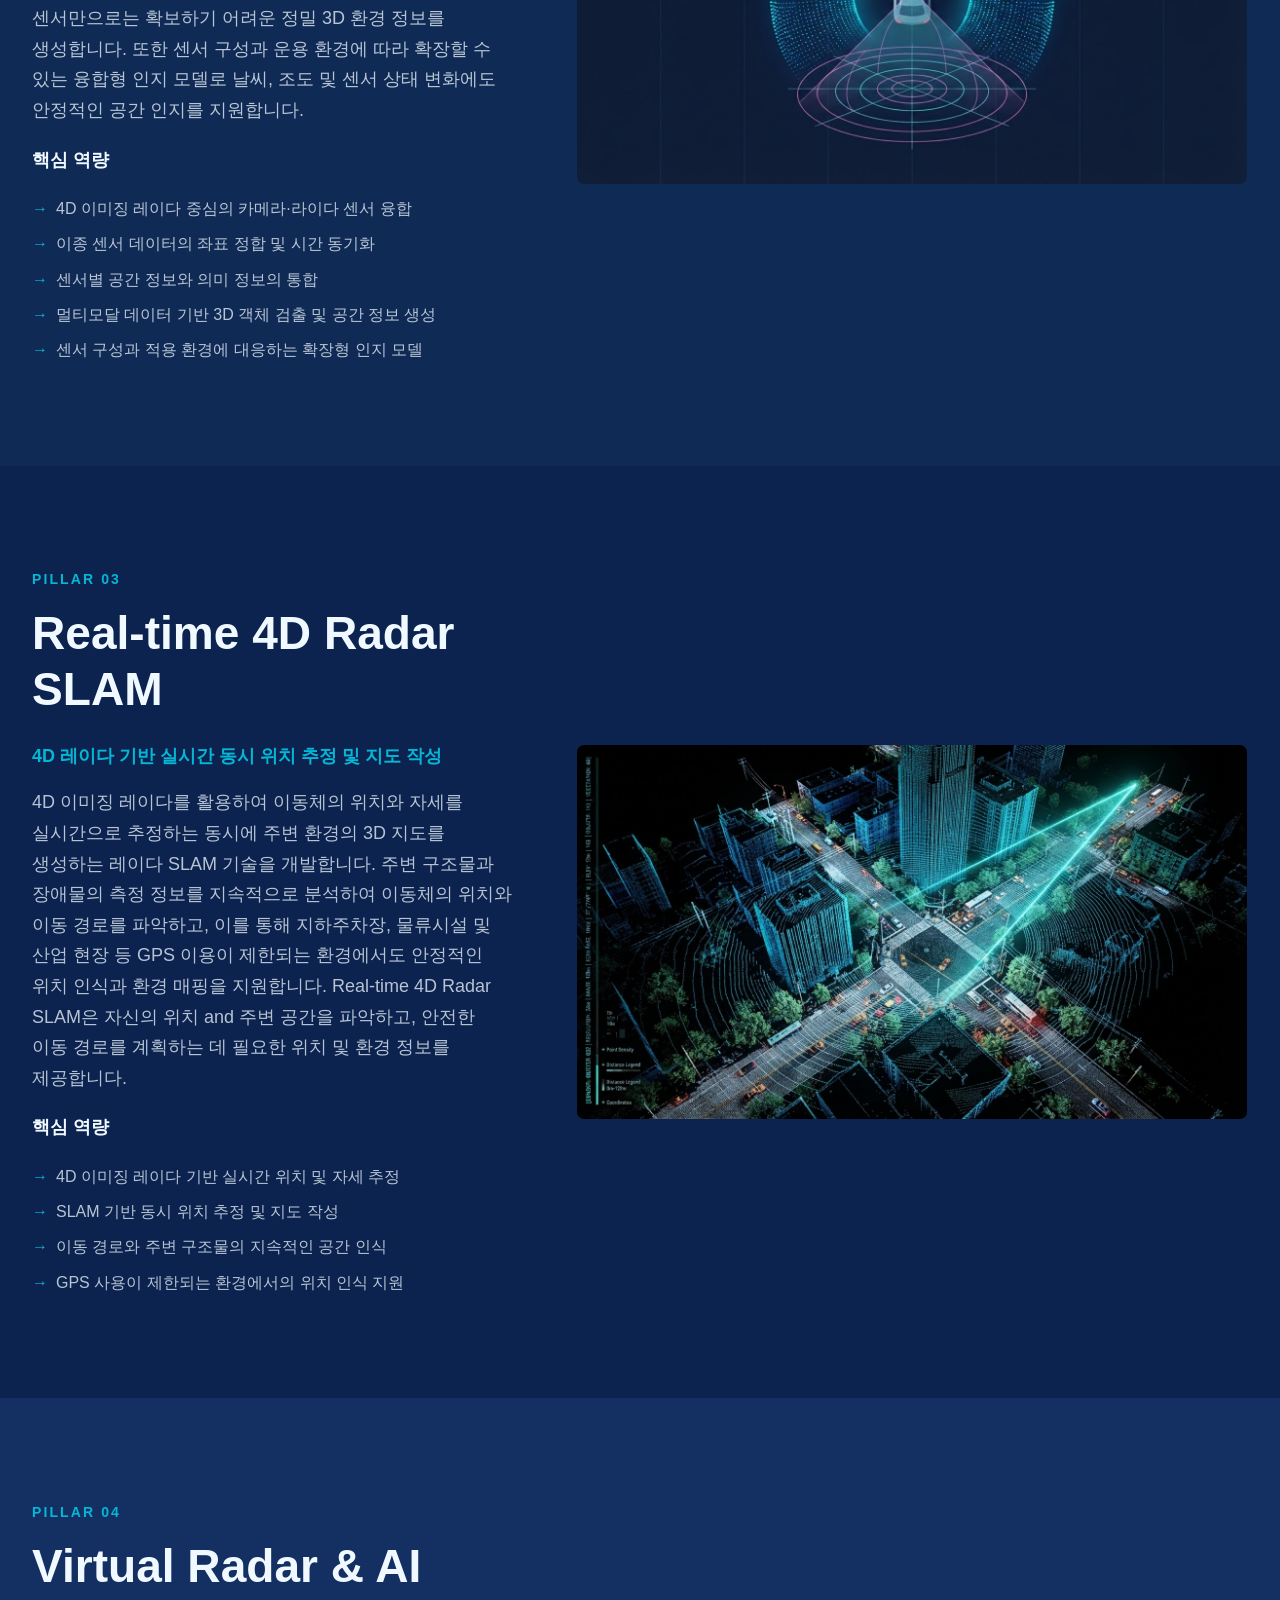
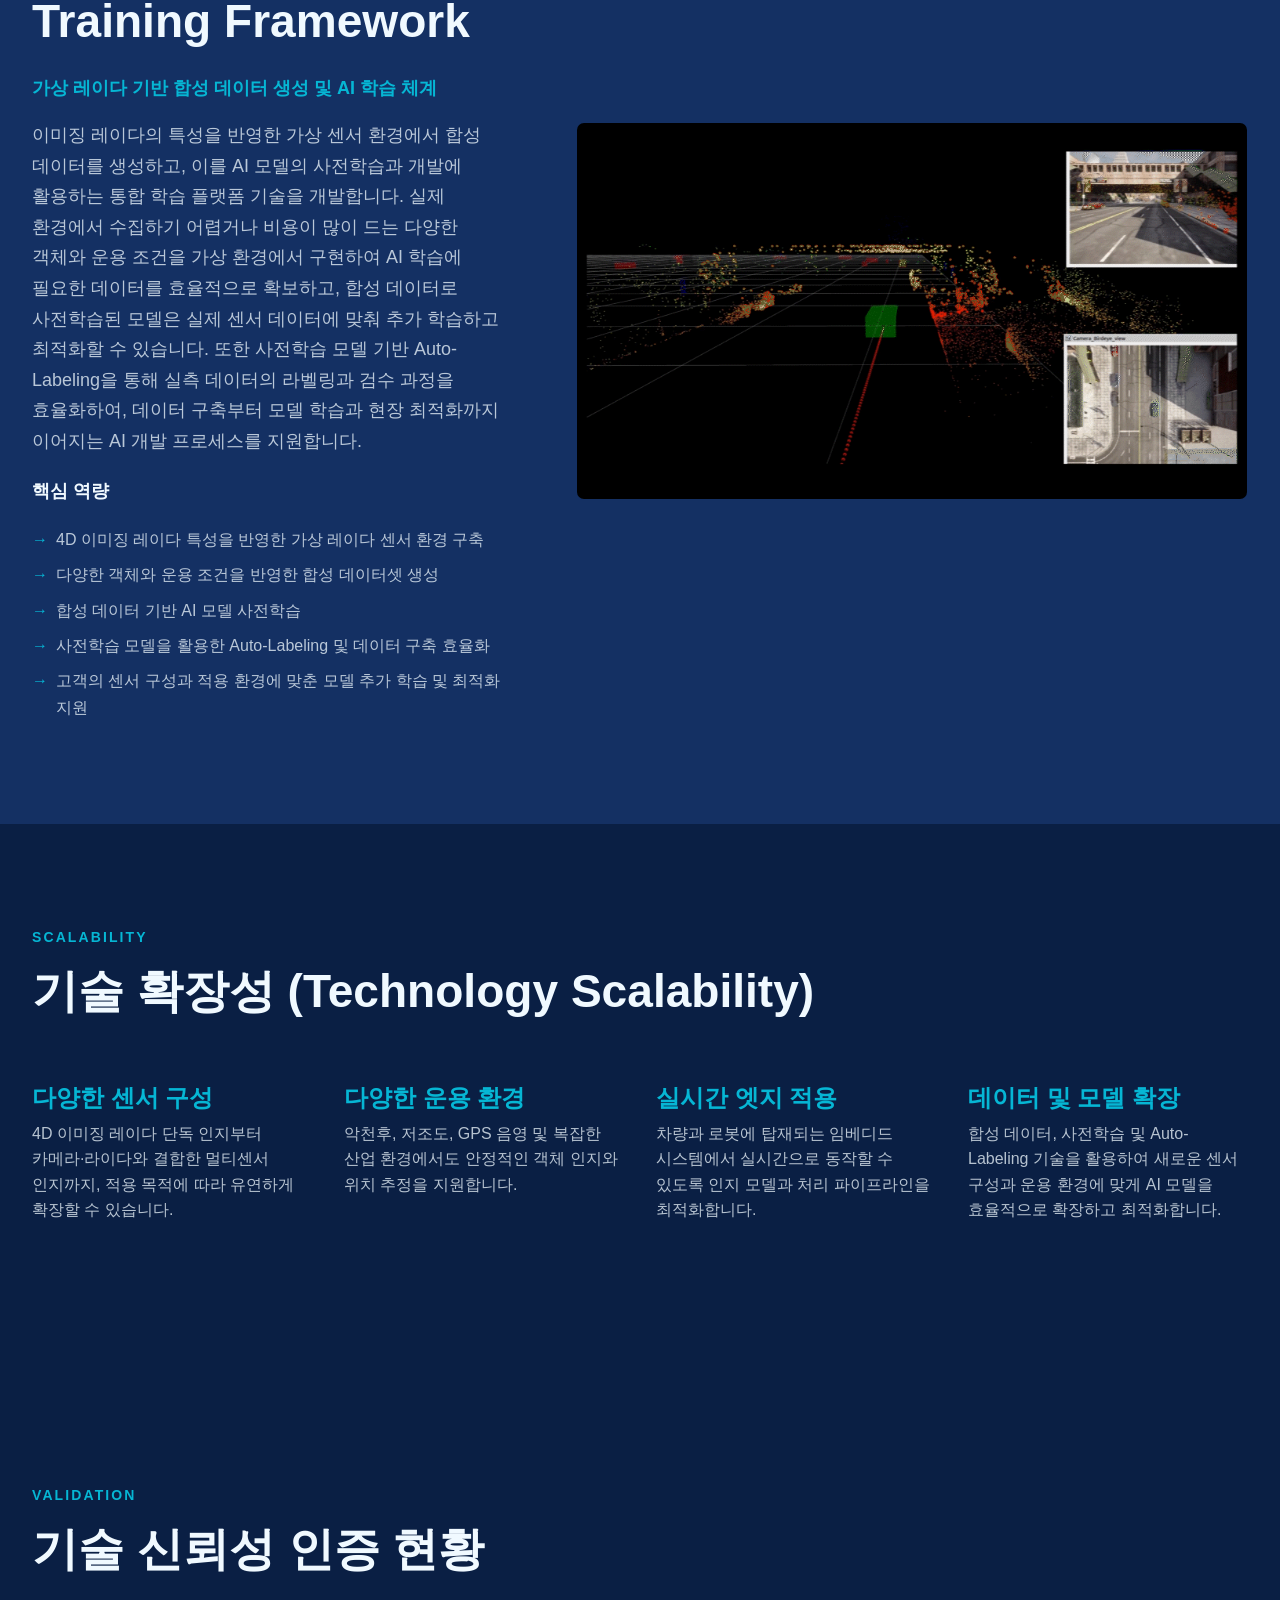
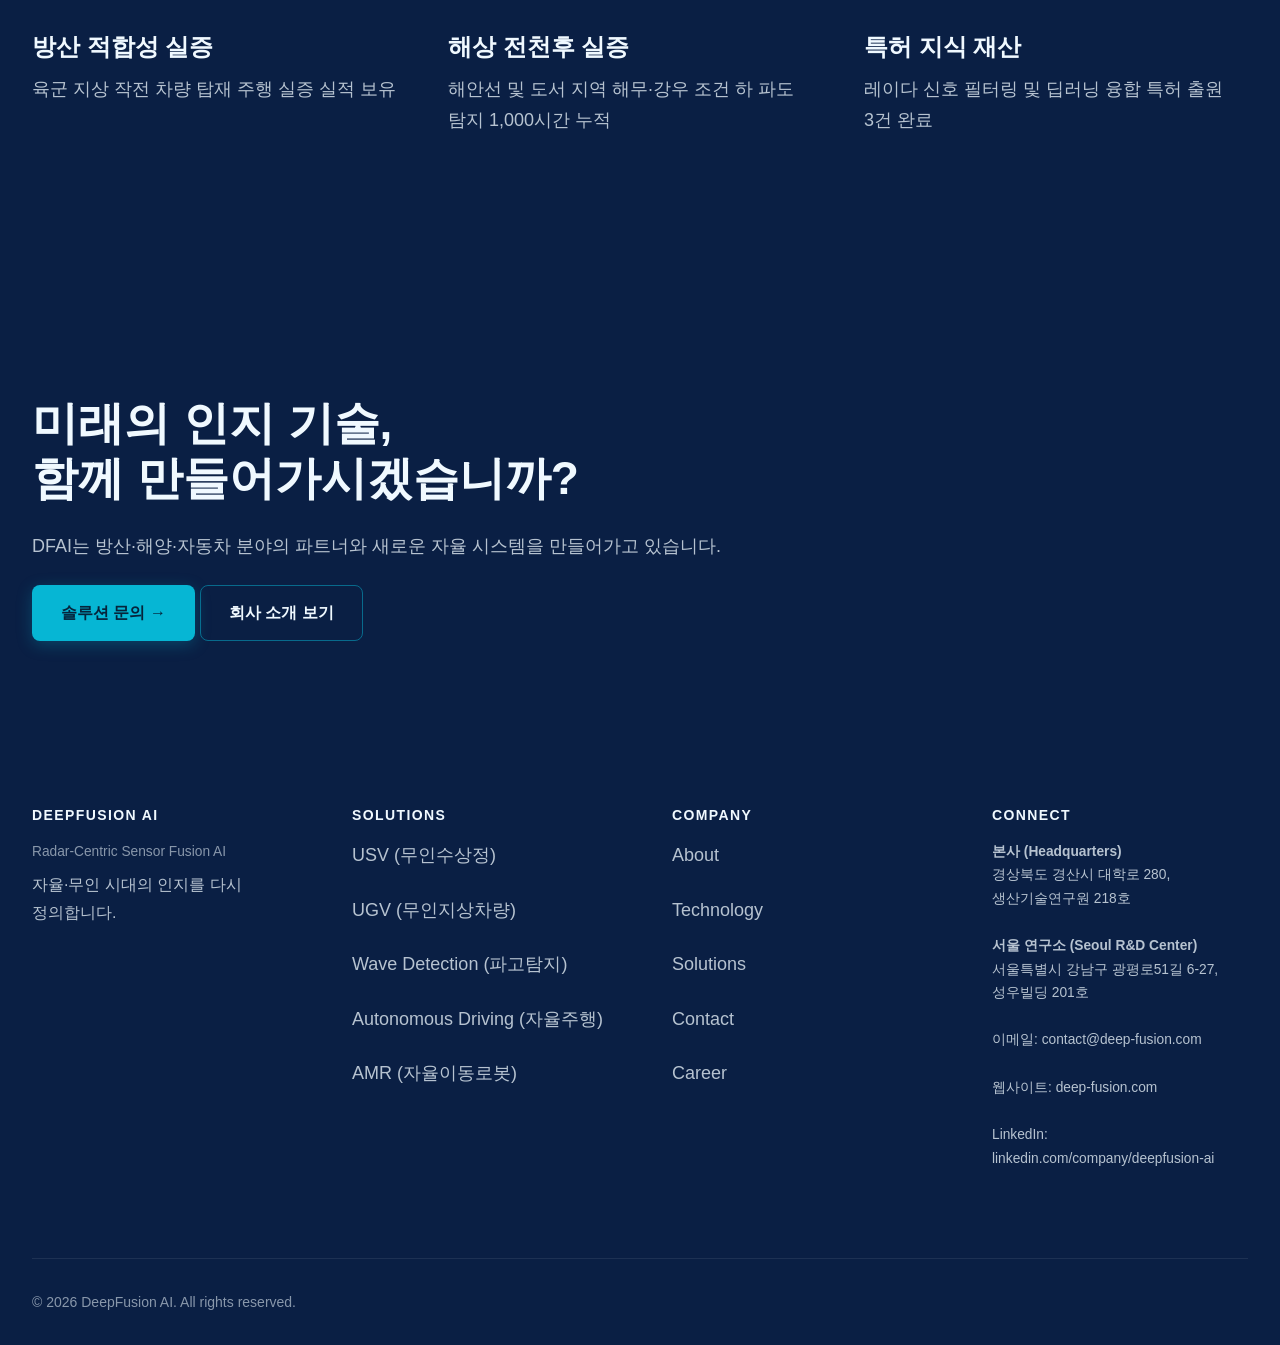
<file: technology.html>
<!DOCTYPE html>
<html lang="ko">
<head>
  <meta charset="UTF-8">
  <meta name="viewport" content="width=device-width, initial-scale=1.0">
  <title data-i18n="tech.meta.title">Technology | DeepFusion AI — 핵심 기술</title>
  <meta name="description" content="DeepFusion AI의 4대 핵심 기술(RAPA, Sensor Fusion, SLAM, AI Training Framework).">
  
  <link rel="stylesheet" href="assets/css/variables.css">
  <link rel="stylesheet" href="assets/css/reset.css">
  <link rel="stylesheet" href="assets/css/base.css">
  <link rel="stylesheet" href="assets/css/components.css">
  <link rel="stylesheet" href="assets/css/animations.css">
  <link rel="stylesheet" href="assets/css/technology.css">
  <!-- Multilingual SEO -->
  <link rel="alternate" hreflang="ko" href="https://www.deep-fusion.com/technology.html">
  <link rel="alternate" hreflang="en" href="https://www.deep-fusion.com/en/technology.html">
  <link rel="alternate" hreflang="x-default" href="https://www.deep-fusion.com/technology.html">
</head>
<body>
  <!-- Header -->
  <header class="site-header" id="site-header">
    <div class="container header-container">
      <a href="index.html" class="logo" aria-label="DeepFusion AI 홈">
        <img src="assets/images/header_logo.png" alt="DeepFusion AI">
      </a>
      <button class="nav-toggle" aria-label="메뉴 열기/닫기" aria-expanded="false" aria-controls="main-nav">
        <span></span>
        <span></span>
        <span></span>
      </button>
      <nav class="main-nav" id="main-nav">
        <ul>
          <li><a href="solutions.html" class="nav-link">Solutions</a></li>
          <li><a href="index.html" class="nav-link">Home</a></li>
          <li><a href="technology.html" class="nav-link nav-link--active">Technology</a></li>
          <li><a href="about.html" class="nav-link">About</a></li>
          <li><a href="contact.html" class="nav-link">Contact</a></li>
          <li><a href="career.html" class="nav-link">Career</a></li>
        </ul>
        <div class="lang-switcher" role="group" aria-label="Language">
          <a href="en/technology.html" class="lang-link" hreflang="en">EN</a>
          <span class="lang-divider">|</span>
          <a href="technology.html" class="lang-link active" aria-current="true">KO</a>
        </div>
      </nav>
    </div>
  </header>

  <main>
    <!-- Section 1: Hero -->
    <section class="hero section--dark" aria-label="기술 소개">
      <div class="hero-bg" style="background-image: url('assets/images/technology/01_rapa_rlc/IR_p13_img_01.png'); opacity: 0.25;"></div>
      <div class="hero-glow-orb hero-glow-orb--1" aria-hidden="true"></div>
      <div class="radar-scanline" aria-hidden="true"></div>
      <div class="container hero-container">
        <div class="hero-card reveal-on-scroll">
          <span class="eyebrow"><span class="pulse-dot" style="margin-left: 0; margin-right: 8px;" aria-hidden="true"></span>TECHNOLOGY</span>
          <h1 class="hero-headline">Four Pillars of<br>Perception.</h1>
          <p data-i18n="tech.hero.p_text" class="hero-subheadline">인지 기술의 네 기둥.</p>
          <p data-i18n="tech.hero.p_text_2" class="hero-body">
            DeepFusion AI의 4가지 핵심 기술은 눈, 비, 어둠 속에서도 완벽한 자율 시스템 인지를 가능하게 합니다.
          </p>
          <div class="hero-ctas">
            <a href="#tech-overview" class="btn btn-primary">4대 핵심 기술 보기 &rarr;</a>
          </div>
        </div>
      </div>
    </section>

    <!-- Section 2: Technology Philosophy -->
    <section class="tech-philosophy section-padding section--mid" aria-label="기술 철학">
      <div class="container">
        <div class="philosophy-grid">
          <div class="philosophy-text reveal-on-scroll">
            <span data-i18n="tech.tech-philosophy.span_text" class="eyebrow">Philosophy</span>
            <h2 data-i18n="tech.tech-philosophy.h2_title">우리의 인지 철학</h2>
            <p data-i18n="tech.tech-philosophy.p_text" style="line-height: 1.7; margin-bottom: var(--space-sm);">
              4D 이미징 레이다는 거리, 방향, 높이와 속도 정보를 직접 측정하고, 악천후와 저조도 환경에서도 안정적으로 주변 공간을 인식할 수 있는 핵심 센서입니다. DeepFusion AI는 4D 이미징 레이다의 고유한 특성을 AI로 해석하여 객체 인지, 추적, 위치 추정 및 지도 작성까지 연결하는 레이다 중심의 공간 인지 기술을 개발합니다.
            </p>
            <p data-i18n="tech.tech-philosophy.p_text_2" style="line-height: 1.7;">
              이를 기반으로 카메라·라이다와의 멀티모달 융합, 합성 데이터 생성 및 AI 학습 기술까지 확장하여, 날씨와 조도 변화, GPS 음영 환경 등 다양한 운용 조건에서도 안정적인 자율 시스템용 인지 기술을 구현합니다.
            </p>
          </div>
          <div class="philosophy-visual reveal-on-scroll stagger-1">
            <div class="visual-placeholder">
              <span class="pulse-dot" style="margin-left: 0; margin-right: 8px;" aria-hidden="true"></span>
              <h4 data-i18n="tech.tech-philosophy.h4_title">Perceptive Sensor Fusion Engine</h4>
              <p data-i18n="tech.tech-philosophy.p_text_3">Camera, LiDAR, and 4D Imaging Radar Early Fusion</p>
            </div>
          </div>
        </div>
      </div>
    </section>

    <hr class="section-divider-soft">

    <!-- Section 3: 4 Core Technologies Overview -->
    <section class="tech-overview-section section-padding section--dark" id="tech-overview" aria-label="4대 기술 오버뷰">
      <div class="container">
        <span class="eyebrow reveal-on-scroll">4 Pillars</span>
        <h2 class="reveal-on-scroll stagger-1">4대 핵심 기술</h2>
        <div class="grid grid-4" style="margin-top: var(--space-lg);">
          <!-- Pillar 1 -->
          <a href="#tech-1" class="card tech-overview-card reveal-on-scroll stagger-1">
            <div class="pillar-num">01</div>
            <h3>Radar-Native Perception AI</h3>
            <p>4D 이미징 레이다 특화 실시간 객체 인지</p>
          </a>
          <!-- Pillar 2 -->
          <a href="#tech-2" class="card tech-overview-card reveal-on-scroll stagger-2">
            <div class="pillar-num">02</div>
            <h3>Radar-Centric Sensor Fusion</h3>
            <p>레이다 중심 센서퓨전 공간인지</p>
          </a>
          <!-- Pillar 3 -->
          <a href="#tech-3" class="card tech-overview-card reveal-on-scroll stagger-3">
            <div class="pillar-num">03</div>
            <h3>Real-time 4D Radar SLAM</h3>
            <p>4D 레이다 기반 실시간 동시 위치 추정 및 지도 작성</p>
          </a>
          <!-- Pillar 4 -->
          <a href="#tech-4" class="card tech-overview-card reveal-on-scroll stagger-4">
            <div class="pillar-num">04</div>
            <h3>Virtual Radar & AI Training Framework</h3>
            <p>가상 레이다 기반 합성 데이터 생성 및 AI 학습 체계</p>
          </a>
        </div>
      </div>
    </section>

    <!-- Tech 1 — Radar-Native Perception AI -->
    <section class="tech-section section-padding" id="tech-1" style="background-color: #0A1F44;" aria-label="Radar-Native Perception AI">
      <div class="container">
        <div class="tech-layout text-left">
          <div class="tech-text reveal-on-scroll">
            <span class="eyebrow">Pillar 01</span>
            <h2>Radar-Native Perception AI</h2>
            <p style="font-size: var(--fs-md); color: var(--accent-cyan); font-weight: 600; margin-bottom: var(--space-sm);">4D 이미징 레이다 특화 실시간 객체 인지</p>
            <p>
              DeepFusion AI는 4D 이미징 레이다의 고유한 측정 특성에 최적화된 레이다 특화 AI 기술을 개발합니다. 3차원 위치와 거리, 속도 정보 분석을 통해 주변 객체를 실시간으로 검출·추적하며, 레이다 데이터 특유의 희소성과 노이즈를 고려한 전처리부터 AI 추론, 후처리 및 객체 추적까지 통합 인지 파이프라인으로 제공합니다. 특히, 멀티 4D 이미징 레이다 기반으로 360도 전방위 인지를 구현하는 RAPA는 그 기술 혁신성을 인정받아 CES 2026 AI 부문 최고혁신상을 수상했습니다.
            </p>
            <h4 style="margin-top: var(--space-md); margin-bottom: var(--space-xs); color: var(--text-primary);">핵심 역량</h4>
            <ul class="tech-features">
              <li>4D 이미징 레이다의 공간·속도·신호 정보를 활용하는 레이다 특화 AI 모델</li>
              <li>멀티 레이다 기반 360도 전방위 환경 인지</li>
              <li>레이다 데이터 전처리를 통한 데이터 품질 향상</li>
              <li>검출 객체의 연속 추적 및 이동 상태 인지</li>
              <li>임베디드 시스템에 최적화된 실시간 인지 및 처리 기술</li>
            </ul>
          </div>
          <div class="tech-gallery reveal-on-scroll stagger-1">
            <div class="gallery-grid single-image large-image">
              <img src="assets/images/technology/01_rapa_rlc/rapa.png" alt="Radar-Native AI" loading="lazy">
            </div>
          </div>
        </div>
      </div>
    </section>

    <!-- Tech 2 — Radar-Centric Sensor Fusion -->
    <section class="tech-section section-padding" id="tech-2" style="background-color: #102A56;" aria-label="Radar-Centric Sensor Fusion">
      <div class="container">
        <div class="tech-layout text-right">
          <div class="tech-gallery reveal-on-scroll">
            <div class="gallery-grid single-image large-image">
              <img src="assets/images/technology/02_sensor_fusion/sensor_fusion.jpeg" alt="Sensor Fusion" loading="lazy">
            </div>
          </div>
          <div class="tech-text reveal-on-scroll stagger-1">
            <span class="eyebrow">Pillar 02</span>
            <h2>Radar-Centric Sensor Fusion</h2>
            <p style="font-size: var(--fs-md); color: var(--accent-cyan); font-weight: 600; margin-bottom: var(--space-sm);">레이다 중심 센서퓨전 공간인지</p>
            <p>
              4D 이미징 레이다를 중심으로 카메라와 라이다 등 이종 센서의 정보를 결합하여 주변 환경을 입체적으로 이해하는 멀티모달 3D 융합 기술을 개발합니다. 4D 이미징 레이다의 거리와 속도 정보와 카메라의 의미 정보, 라이다의 정밀한 3차원 공간 구조를 공통 공간에서 통합하고, 이를 통해 단일 센서만으로는 확보하기 어려운 정밀 3D 환경 정보를 생성합니다. 또한 센서 구성과 운용 환경에 따라 확장할 수 있는 융합형 인지 모델로 날씨, 조도 및 센서 상태 변화에도 안정적인 공간 인지를 지원합니다.
            </p>
            <h4 style="margin-top: var(--space-md); margin-bottom: var(--space-xs); color: var(--text-primary);">핵심 역량</h4>
            <ul class="tech-features">
              <li>4D 이미징 레이다 중심의 카메라·라이다 센서 융합</li>
              <li>이종 센서 데이터의 좌표 정합 및 시간 동기화</li>
              <li>센서별 공간 정보와 의미 정보의 통합</li>
              <li>멀티모달 데이터 기반 3D 객체 검출 및 공간 정보 생성</li>
              <li>센서 구성과 적용 환경에 대응하는 확장형 인지 모델</li>
            </ul>
          </div>
        </div>
      </div>
    </section>

    <!-- Tech 3 — Real-time 4D Radar SLAM -->
    <section class="tech-section section-padding" id="tech-3" style="background-color: #0C2350;" aria-label="Real-time 4D Radar SLAM">
      <div class="container">
        <div class="tech-layout text-left">
          <div class="tech-text reveal-on-scroll">
            <span class="eyebrow">Pillar 03</span>
            <h2>Real-time 4D Radar SLAM</h2>
            <p style="font-size: var(--fs-md); color: var(--accent-cyan); font-weight: 600; margin-bottom: var(--space-sm);">4D 레이다 기반 실시간 동시 위치 추정 및 지도 작성</p>
            <p>
              4D 이미징 레이다를 활용하여 이동체의 위치와 자세를 실시간으로 추정하는 동시에 주변 환경의 3D 지도를 생성하는 레이다 SLAM 기술을 개발합니다. 주변 구조물과 장애물의 측정 정보를 지속적으로 분석하여 이동체의 위치와 이동 경로를 파악하고, 이를 통해 지하주차장, 물류시설 및 산업 현장 등 GPS 이용이 제한되는 환경에서도 안정적인 위치 인식과 환경 매핑을 지원합니다. Real-time 4D Radar SLAM은 자신의 위치 and 주변 공간을 파악하고, 안전한 이동 경로를 계획하는 데 필요한 위치 및 환경 정보를 제공합니다.
            </p>
            <h4 style="margin-top: var(--space-md); margin-bottom: var(--space-xs); color: var(--text-primary);">핵심 역량</h4>
            <ul class="tech-features">
              <li>4D 이미징 레이다 기반 실시간 위치 및 자세 추정</li>
              <li>SLAM 기반 동시 위치 추정 및 지도 작성</li>
              <li>이동 경로와 주변 구조물의 지속적인 공간 인식</li>
              <li>GPS 사용이 제한되는 환경에서의 위치 인식 지원</li>
            </ul>
          </div>
          <div class="tech-gallery reveal-on-scroll stagger-1">
            <div class="gallery-grid single-image large-image">
              <img src="assets/images/technology/03_visualization/real_time_3d_mapping.jpeg" alt="SLAM" loading="lazy">
            </div>
          </div>
        </div>
      </div>
    </section>

    <!-- Tech 4 — Virtual Radar & AI Training Framework -->
    <section class="tech-section section-padding" id="tech-4" style="background-color: #143063;" aria-label="Virtual Radar & AI Training Framework">
      <div class="container">
        <div class="tech-layout text-right">
          <div class="tech-gallery reveal-on-scroll">
            <div class="gallery-grid single-image large-image">
              <img src="assets/images/technology/07_original/pretraining.gif" alt="AI Training Framework" loading="lazy">
            </div>
          </div>
          <div class="tech-text reveal-on-scroll stagger-1">
            <span class="eyebrow">Pillar 04</span>
            <h2>Virtual Radar & AI Training Framework</h2>
            <p style="font-size: var(--fs-md); color: var(--accent-cyan); font-weight: 600; margin-bottom: var(--space-sm);">가상 레이다 기반 합성 데이터 생성 및 AI 학습 체계</p>
            <p>
              이미징 레이다의 특성을 반영한 가상 센서 환경에서 합성 데이터를 생성하고, 이를 AI 모델의 사전학습과 개발에 활용하는 통합 학습 플랫폼 기술을 개발합니다. 실제 환경에서 수집하기 어렵거나 비용이 많이 드는 다양한 객체와 운용 조건을 가상 환경에서 구현하여 AI 학습에 필요한 데이터를 효율적으로 확보하고, 합성 데이터로 사전학습된 모델은 실제 센서 데이터에 맞춰 추가 학습하고 최적화할 수 있습니다. 또한 사전학습 모델 기반 Auto-Labeling을 통해 실측 데이터의 라벨링과 검수 과정을 효율화하여, 데이터 구축부터 모델 학습과 현장 최적화까지 이어지는 AI 개발 프로세스를 지원합니다.
            </p>
            <h4 style="margin-top: var(--space-md); margin-bottom: var(--space-xs); color: var(--text-primary);">핵심 역량</h4>
            <ul class="tech-features">
              <li>4D 이미징 레이다 특성을 반영한 가상 레이다 센서 환경 구축</li>
              <li>다양한 객체와 운용 조건을 반영한 합성 데이터셋 생성</li>
              <li>합성 데이터 기반 AI 모델 사전학습</li>
              <li>사전학습 모델을 활용한 Auto-Labeling 및 데이터 구축 효율화</li>
              <li>고객의 센서 구성과 적용 환경에 맞춘 모델 추가 학습 및 최적화 지원</li>
            </ul>
          </div>
        </div>
      </div>
    </section>

    <!-- Section 10: Technology Scalability -->
    <section class="scalability-section section-padding section--mid" aria-label="기술 확장성">
      <div class="container">
        <span class="eyebrow reveal-on-scroll">Scalability</span>
        <h2 class="reveal-on-scroll stagger-1">기술 확장성 (Technology Scalability)</h2>
        <div class="grid grid-4" style="margin-top: var(--space-lg);">
          <div class="card reveal-on-scroll stagger-1">
            <h3 style="color: var(--accent-cyan); margin-bottom: var(--space-xs);">다양한 센서 구성</h3>
            <p style="font-size: var(--fs-sm); line-height: 1.6;">4D 이미징 레이다 단독 인지부터 카메라·라이다와 결합한 멀티센서 인지까지, 적용 목적에 따라 유연하게 확장할 수 있습니다.</p>
          </div>
          <div class="card reveal-on-scroll stagger-2">
            <h3 style="color: var(--accent-cyan); margin-bottom: var(--space-xs);">다양한 운용 환경</h3>
            <p style="font-size: var(--fs-sm); line-height: 1.6;">악천후, 저조도, GPS 음영 및 복잡한 산업 환경에서도 안정적인 객체 인지와 위치 추정을 지원합니다.</p>
          </div>
          <div class="card reveal-on-scroll stagger-3">
            <h3 style="color: var(--accent-cyan); margin-bottom: var(--space-xs);">실시간 엣지 적용</h3>
            <p style="font-size: var(--fs-sm); line-height: 1.6;">차량과 로봇에 탑재되는 임베디드 시스템에서 실시간으로 동작할 수 있도록 인지 모델과 처리 파이프라인을 최적화합니다.</p>
          </div>
          <div class="card reveal-on-scroll stagger-4">
            <h3 style="color: var(--accent-cyan); margin-bottom: var(--space-xs);">데이터 및 모델 확장</h3>
            <p style="font-size: var(--fs-sm); line-height: 1.6;">합성 데이터, 사전학습 및 Auto-Labeling 기술을 활용하여 새로운 센서 구성과 운용 환경에 맞게 AI 모델을 효율적으로 확장하고 최적화합니다.</p>
          </div>
        </div>
      </div>
    </section>

    <!-- Section 11: Recognition (Common) -->
    <section class="recognition-section section-padding section--dark" aria-label="기술 인증">
      <div class="container">
        <span data-i18n="tech.recognition.span_text" class="eyebrow reveal-on-scroll">Validation</span>
        <h2 data-i18n="tech.recognition.h2_title" class="reveal-on-scroll stagger-1">기술 신뢰성 인증 현황</h2>
        <div class="grid grid-3">
          <div class="card reveal-on-scroll stagger-1">
            <h3 data-i18n="tech.recognition.h3_title">방산 적합성 실증</h3>
            <p data-i18n="tech.recognition.p_text">육군 지상 작전 차량 탑재 주행 실증 실적 보유</p>
          </div>
          <div class="card reveal-on-scroll stagger-2">
            <h3 data-i18n="tech.recognition.h3_title_2">해상 전천후 실증</h3>
            <p data-i18n="tech.recognition.p_text_2">해안선 및 도서 지역 해무·강우 조건 하 파도 탐지 1,000시간 누적</p>
          </div>
          <div class="card reveal-on-scroll stagger-3">
            <h3 data-i18n="tech.recognition.h3_title_3">특허 지식 재산</h3>
            <p data-i18n="tech.recognition.p_text_3">레이다 신호 필터링 및 딥러닝 융합 특허 출원 3건 완료</p>
          </div>
        </div>
      </div>
    </section>

    <!-- Section 12: Contact CTA -->
    <section class="contact-cta section-padding section--mid" aria-label="협력 문의">
      <div class="radial-glow" aria-hidden="true"></div>
      <div class="container contact-cta-content reveal-on-scroll">
        <h2>미래의 인지 기술,<br>함께 만들어가시겠습니까?</h2>
        <p data-i18n="tech.contact-cta.p_text">DFAI는 방산·해양·자동차 분야의 파트너와 새로운 자율 시스템을 만들어가고 있습니다.</p>
        <div class="contact-cta-buttons">
          <a href="contact.html#form" class="btn btn-primary" aria-label="솔루션 문의하기">솔루션 문의 &rarr;</a>
          <a href="about.html" class="btn btn-secondary" aria-label="회사 소개 보기">회사 소개 보기</a>
        </div>
      </div>
    </section>
  </main>

  <!-- Footer -->
  <footer class="site-footer">
    <div class="container">
      <div class="footer-grid">
        <div class="footer-col">
          <h4>DeepFusion AI</h4>
          <p data-i18n="common.footer.p_text" style="font-size: var(--fs-xs); color: var(--text-muted); margin-bottom: var(--space-xs);">
            Radar-Centric Sensor Fusion AI
          </p>
          <p data-i18n="common.footer.p_text_2" style="font-size: var(--fs-sm); color: var(--text-secondary);">
            자율·무인 시대의 인지를 다시 정의합니다.
          </p>
        </div>
        <div class="footer-col">
          <h4 data-i18n="common.footer.h4_title">Solutions</h4>
          <ul>
            <li><a href="solutions.html#usv" class="footer-link">USV (무인수상정)</a></li>
            <li><a href="solutions.html#ugv" class="footer-link">UGV (무인지상차량)</a></li>
            <li><a href="solutions.html#wave" class="footer-link">Wave Detection (파고탐지)</a></li>
            <li><a href="solutions.html#autonomous" class="footer-link">Autonomous Driving (자율주행)</a></li>
            <li><a href="solutions.html#amr" class="footer-link">AMR (자율이동로봇)</a></li>
          </ul>
        </div>
        <div class="footer-col">
          <h4 data-i18n="common.footer.h4_title_2">Company</h4>
          <ul>
            <li><a href="about.html" class="footer-link">About</a></li>
            <li><a href="technology.html" class="footer-link">Technology</a></li>
            <li><a href="solutions.html" class="footer-link">Solutions</a></li>
            <li><a href="contact.html" class="footer-link">Contact</a></li>
            <li><a href="career.html" class="footer-link">Career</a></li>
          </ul>
        </div>
        <div class="footer-col">
          <h4 data-i18n="common.footer.h4_title_3">Connect</h4>
          <ul style="gap: var(--space-sm); font-size: var(--fs-xs); color: var(--text-secondary);">
            <li>
              <strong>본사 (Headquarters)</strong><br>
              경상북도 경산시 대학로 280, 생산기술연구원 218호
            </li>
            <li>
              <strong>서울 연구소 (Seoul R&D Center)</strong><br>
              서울특별시 강남구 광평로51길 6-27, 성우빌딩 201호
            </li>
            <li style="margin-top: var(--space-xs);">
              이메일: <a href="mailto:contact@deep-fusion.com" class="footer-link">contact@deep-fusion.com</a>
            </li>
            <li>
              웹사이트: <a href="https://www.deep-fusion.com" class="footer-link">deep-fusion.com</a>
            </li>
            <li>
              LinkedIn: <a href="https://www.linkedin.com/company/deepfusion-ai/" class="footer-link">linkedin.com/company/deepfusion-ai</a>
            </li>
          </ul>
        </div>
      </div>
      <div class="footer-bottom">
        <div class="footer-bottom-copy">
          &copy; 2026 DeepFusion AI. All rights reserved.
        </div>
      </div>
    </div>
  </footer>

  <script src="assets/js/main.js" defer></script>
  <script src="assets/js/animations.js" defer></script>
  <script>
    document.querySelectorAll('.lang-link').forEach(function(el) {
      el.addEventListener('click', function() {
        var isKo = el.textContent.trim() === 'KO';
        localStorage.setItem('dfai_lang_pref', isKo ? 'ko' : 'en');
      });
    });
  </script>
</body>
</html>
</file>
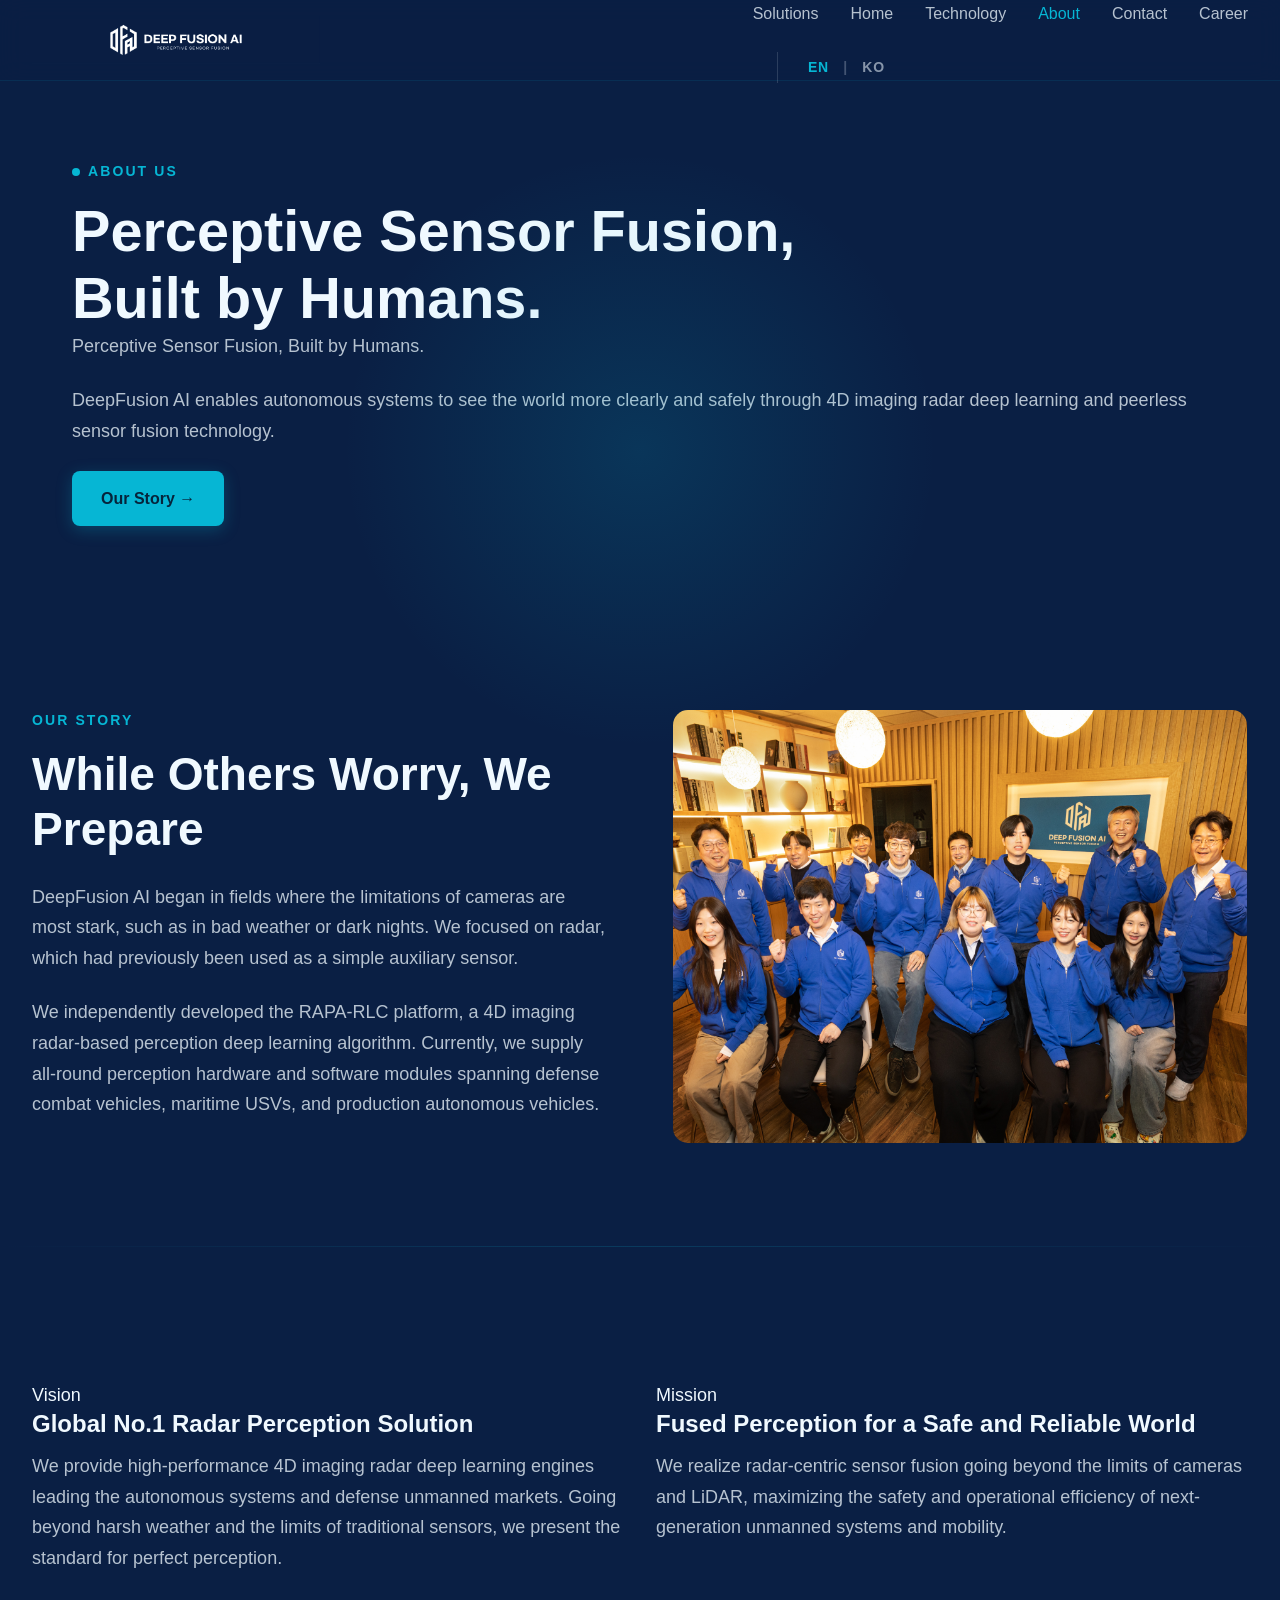
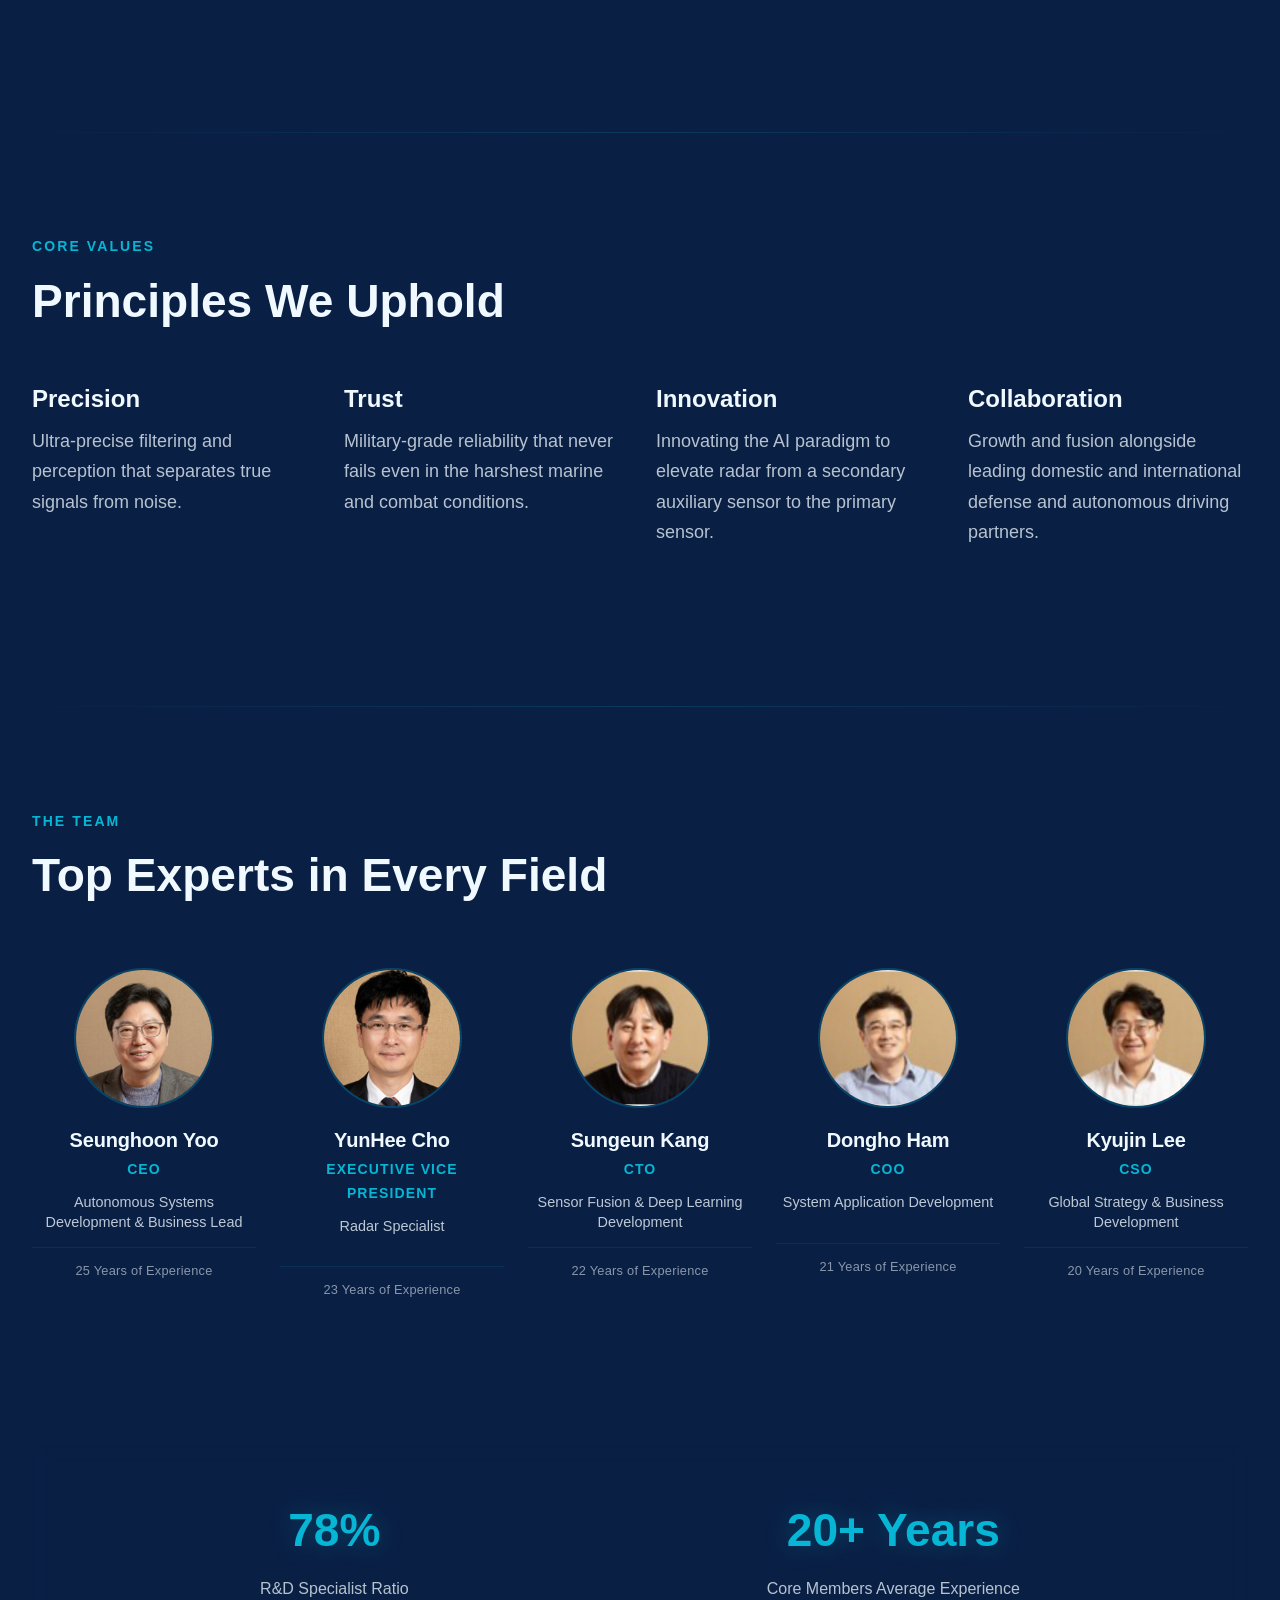
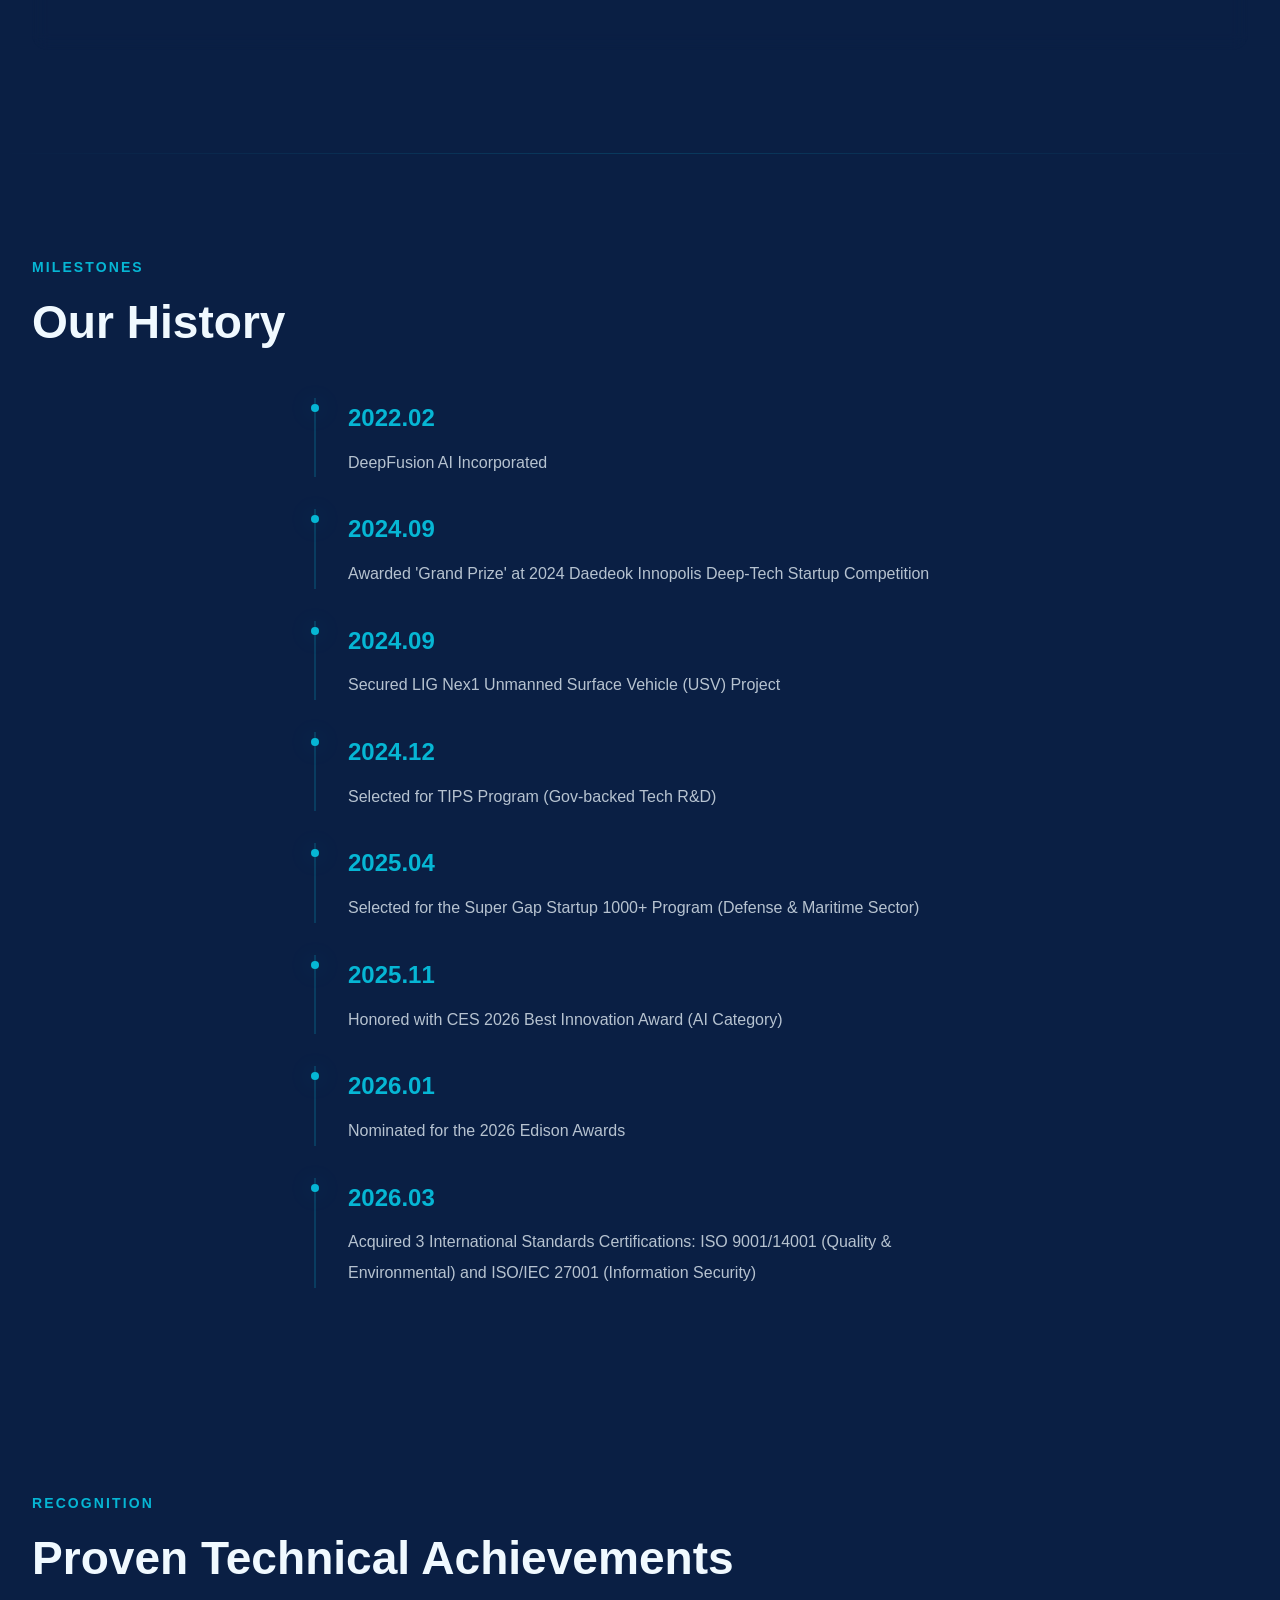
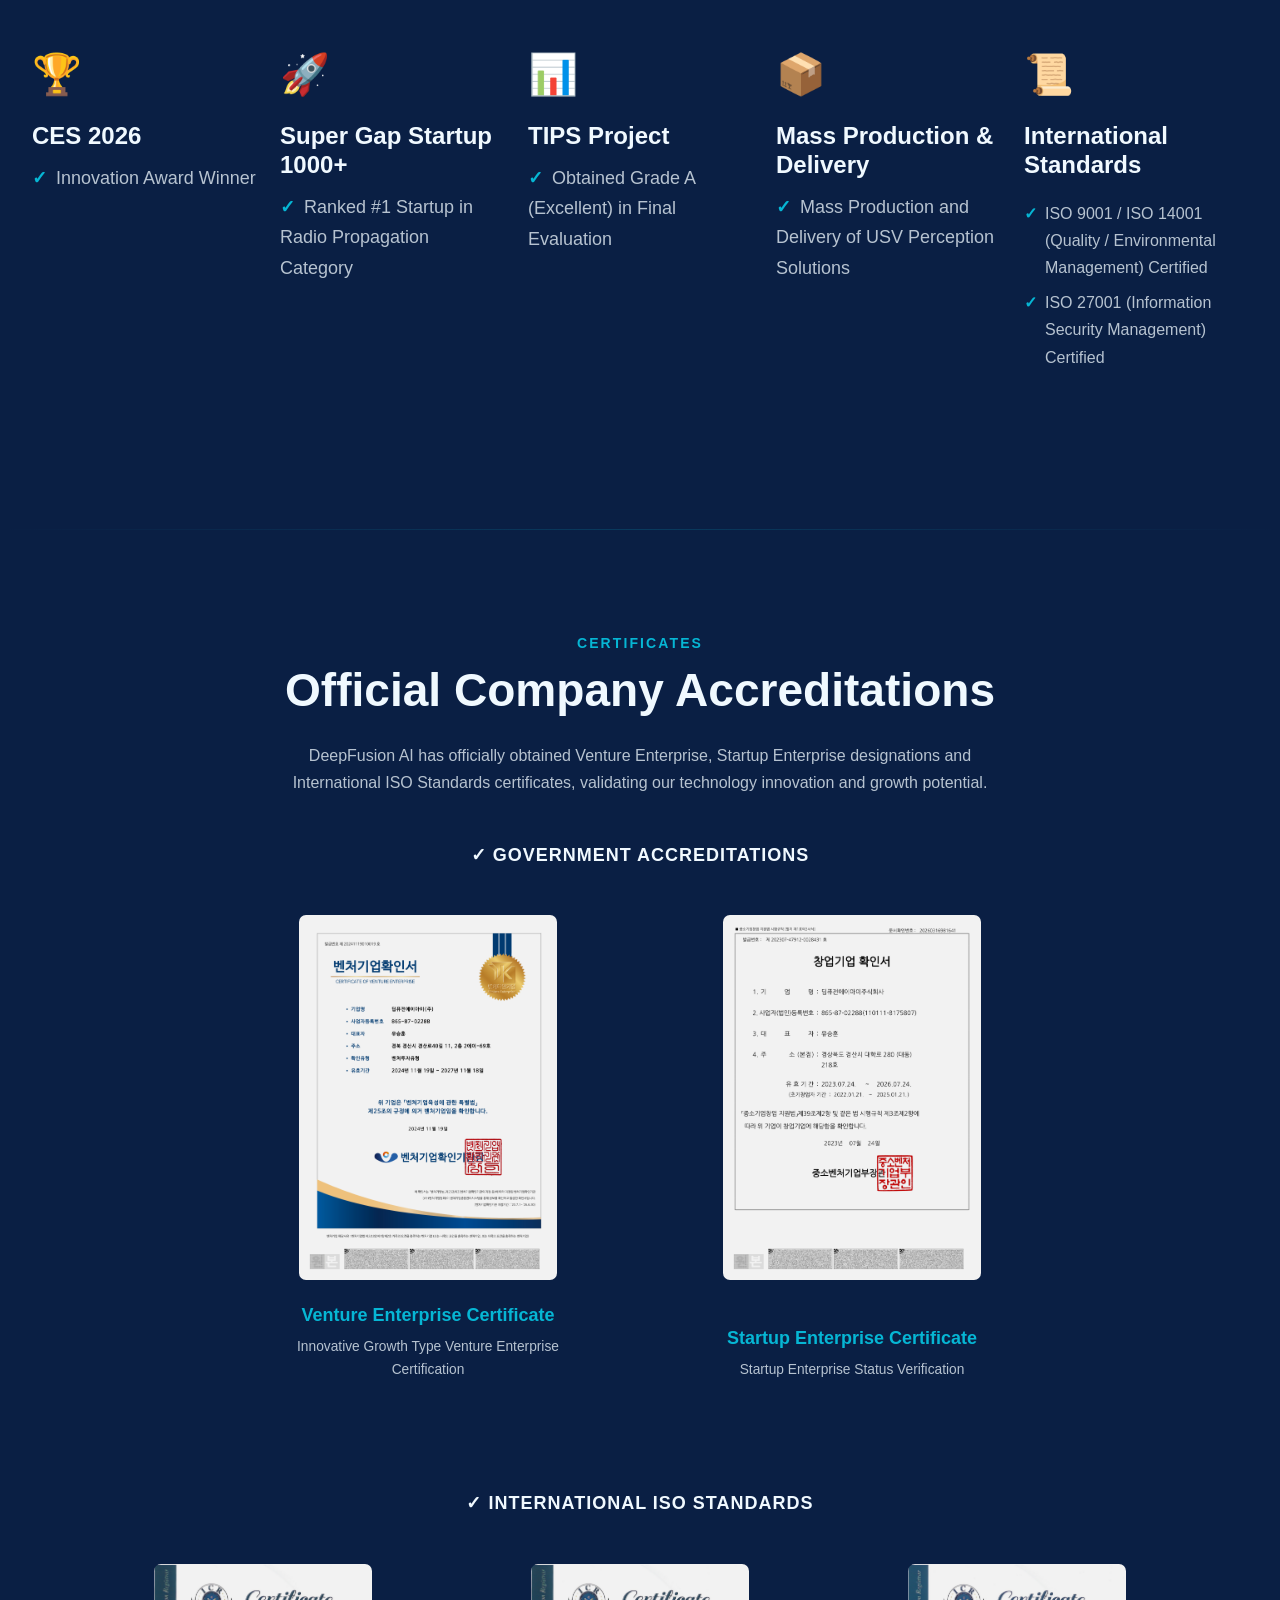
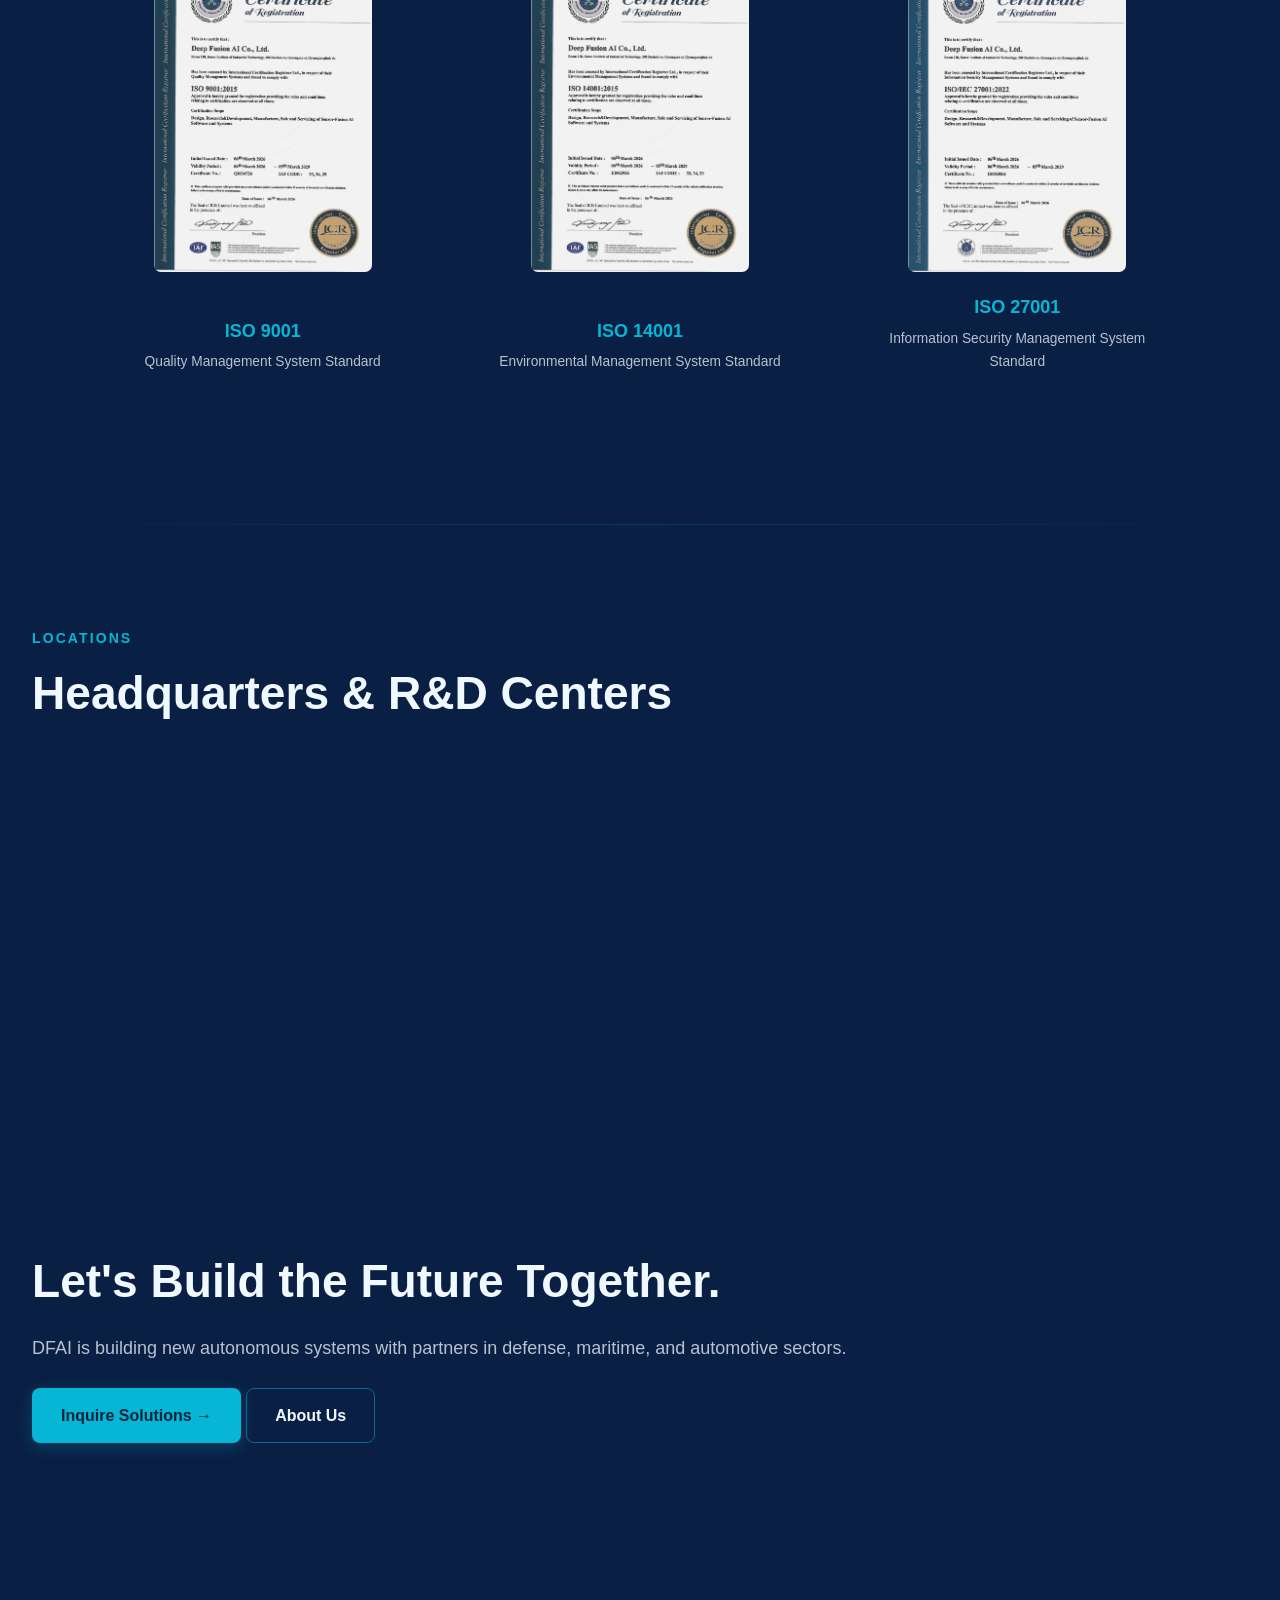
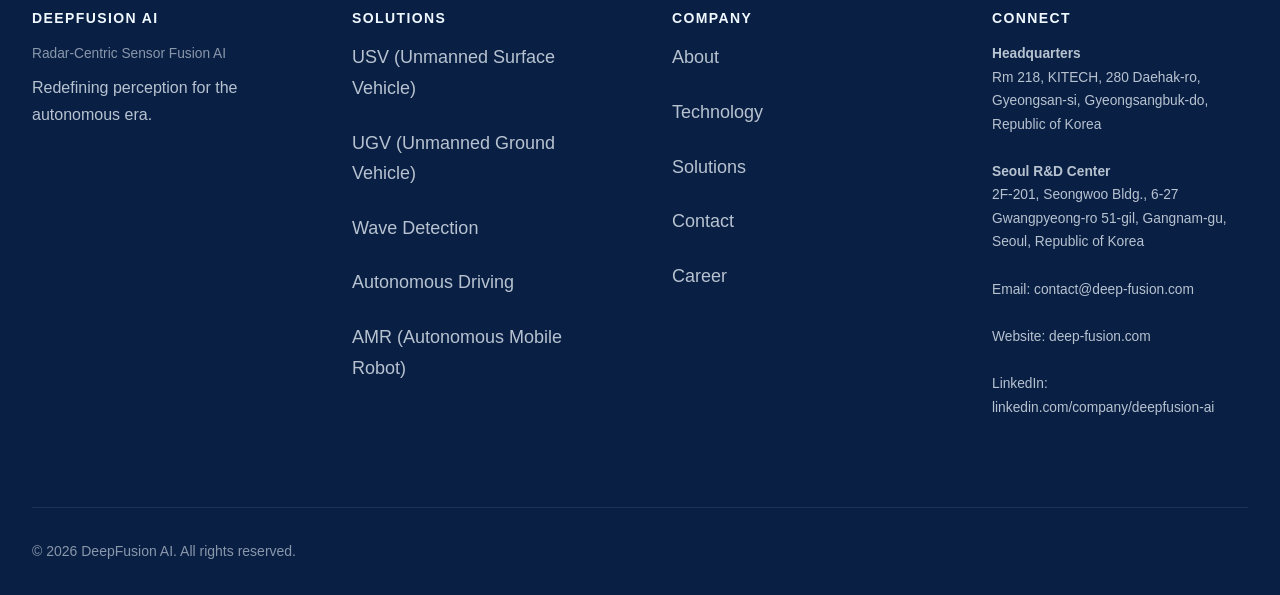
<file: en/about.html>
<!DOCTYPE html>
<html lang="en">
<head>
  <meta charset="UTF-8">
  <meta name="viewport" content="width=device-width, initial-scale=1.0">
  <title data-i18n="about.meta.title">About | DeepFusion AI — Company Introduction</title>
  <meta name="description" content="DeepFusion AI redefines perception for the autonomous era with 4D imaging radar deep learning technology.">
  
  <link rel="stylesheet" href="../assets/css/variables.css">
  <link rel="stylesheet" href="../assets/css/reset.css">
  <link rel="stylesheet" href="../assets/css/base.css">
  <link rel="stylesheet" href="../assets/css/components.css">
  <link rel="stylesheet" href="../assets/css/animations.css">
  <link rel="stylesheet" href="../assets/css/about.css">
  <!-- Multilingual SEO -->
  <link rel="alternate" hreflang="en" href="https://www.deep-fusion.com/about.html">
  <link rel="alternate" hreflang="en" href="https://www.deep-fusion.com/en/about.html">
  <link rel="alternate" hreflang="x-default" href="https://www.deep-fusion.com/about.html">
</head>
<body>
  <!-- Header -->
  <header class="site-header" id="site-header">
    <div class="container header-container">
      <a href="index.html" class="logo" aria-label="DeepFusion AI Home">
        <img src="../assets/images/header_logo.png" alt="DeepFusion AI">
      </a>
      <button class="nav-toggle" aria-label="Open/Close Menu" aria-expanded="false" aria-controls="main-nav">
        <span></span>
        <span></span>
        <span></span>
      </button>
      <nav class="main-nav" id="main-nav">
        <ul>
          <li><a href="solutions.html" class="nav-link">Solutions</a></li>
          <li><a href="index.html" class="nav-link">Home</a></li>
          <li><a href="technology.html" class="nav-link">Technology</a></li>
          <li><a href="about.html" class="nav-link nav-link--active">About</a></li>
          <li><a href="contact.html" class="nav-link">Contact</a></li>
          <li><a href="career.html" class="nav-link">Career</a></li>
        </ul>
        <div class="lang-switcher" role="group" aria-label="Language">
          <a href="about.html" class="lang-link active" aria-current="true">EN</a>
          <span class="lang-divider">|</span>
          <a href="../about.html" class="lang-link" hreflang="en">KO</a>
        </div>
      </nav>
    </div>
  </header>

  <main>
    <!-- Section 1: Hero -->
    <section class="hero section--dark" aria-label="Company Introduction">
      <div class="hero-bg" style="background-image: url('../assets/images/about/team/IR_p04_img_01.png'); opacity: 0.25;"></div>
      <div class="hero-glow-orb hero-glow-orb--1" aria-hidden="true"></div>
      <div class="radar-scanline" aria-hidden="true"></div>
      <div class="container hero-container">
        <div class="hero-card reveal-on-scroll">
          <span class="eyebrow"><span class="pulse-dot" style="margin-left: 0; margin-right: 8px;" aria-hidden="true"></span>ABOUT US</span>
          <h1 class="hero-headline">Perceptive Sensor Fusion,<br>Built by Humans.</h1>
          <p data-i18n="about.hero.p_text" class="hero-subheadline">Perceptive Sensor Fusion, Built by Humans.</p>
          <p data-i18n="about.hero.p_text_2" class="hero-body">
            DeepFusion AI enables autonomous systems to see the world more clearly and safely through 4D imaging radar deep learning and peerless sensor fusion technology.
          </p>
          <div class="hero-ctas">
            <a href="#story" class="btn btn-primary">Our Story &rarr;</a>
          </div>
        </div>
      </div>
    </section>

    <!-- Section 2: Our Story -->
    <section class="our-story section-padding section--mid" id="story" aria-label="Company Story">
      <div class="container">
        <div class="story-grid">
          <div class="story-text reveal-on-scroll">
            <span data-i18n="about.story.span_text" class="eyebrow">Our Story</span>
            <h2 data-i18n="about.story.h2_title">While Others Worry, We Prepare</h2>
            <p data-i18n="about.story.p_text">
              DeepFusion AI began in fields where the limitations of cameras are most stark, such as in bad weather or dark nights. We focused on radar, which had previously been used as a simple auxiliary sensor.
            </p>
            <p data-i18n="about.story.p_text_2">
              We independently developed the RAPA-RLC platform, a 4D imaging radar-based perception deep learning algorithm. Currently, we supply all-round perception hardware and software modules spanning defense combat vehicles, maritime USVs, and production autonomous vehicles.
            </p>
          </div>
          <div class="story-image reveal-on-scroll stagger-1">
            <div class="image-box">
              <img src="../assets/images/about/DFA_1730C.jpg" alt="DeepFusion AI Team Working" loading="lazy">
            </div>
          </div>
        </div>
      </div>
    </section>

    <hr class="section-divider-soft">

    <!-- Section 3: Vision & Mission -->
    <section class="vision-mission section-padding section--dark" aria-label="Vision & Mission">
      <div class="container">
        <div class="grid grid-2">
          <article class="card reveal-on-scroll stagger-1">
            <span data-i18n="about.vision-mission.span_text" class="card-subtitle">Vision</span>
            <h3 data-i18n="about.vision-mission.h3_title">Global No.1 Radar Perception Solution</h3>
            <p data-i18n="about.vision-mission.p_text">We provide high-performance 4D imaging radar deep learning engines leading the autonomous systems and defense unmanned markets. Going beyond harsh weather and the limits of traditional sensors, we present the standard for perfect perception.</p>
          </article>
          <article class="card reveal-on-scroll stagger-2">
            <span data-i18n="about.vision-mission.span_text_2" class="card-subtitle">Mission</span>
            <h3 data-i18n="about.vision-mission.h3_title_2">Fused Perception for a Safe and Reliable World</h3>
            <p data-i18n="about.vision-mission.p_text_2">We realize radar-centric sensor fusion going beyond the limits of cameras and LiDAR, maximizing the safety and operational efficiency of next-generation unmanned systems and mobility.</p>
          </article>
        </div>
      </div>
    </section>

    <hr class="section-divider-soft">

    <!-- Section 4: Core Values -->
    <section class="core-values section-padding section--mid" aria-label="Core Values">
      <div class="container">
        <span data-i18n="about.core-values.span_text" class="eyebrow reveal-on-scroll">Core Values</span>
        <h2 data-i18n="about.core-values.h2_title" class="reveal-on-scroll stagger-1">Principles We Uphold</h2>
        <div class="grid grid-4">
          <div class="card reveal-on-scroll stagger-1">
            <h3 data-i18n="about.core-values.h3_title">Precision</h3>
            <p data-i18n="about.core-values.p_text">Ultra-precise filtering and perception that separates true signals from noise.</p>
          </div>
          <div class="card reveal-on-scroll stagger-2">
            <h3 data-i18n="about.core-values.h3_title_2">Trust</h3>
            <p data-i18n="about.core-values.p_text_2">Military-grade reliability that never fails even in the harshest marine and combat conditions.</p>
          </div>
          <div class="card reveal-on-scroll stagger-3">
            <h3 data-i18n="about.core-values.h3_title_3">Innovation</h3>
            <p data-i18n="about.core-values.p_text_3">Innovating the AI paradigm to elevate radar from a secondary auxiliary sensor to the primary sensor.</p>
          </div>
          <div class="card reveal-on-scroll stagger-4">
            <h3 data-i18n="about.core-values.h3_title_4">Collaboration</h3>
            <p data-i18n="about.core-values.p_text_4">Growth and fusion alongside leading domestic and international defense and autonomous driving partners.</p>
          </div>
        </div>
      </div>
    </section>

    <hr class="section-divider-soft">

    <!-- Section 5: Team -->
    <section class="team section-padding section--dark" aria-label="Team Members">
      <div class="container">
        <span data-i18n="about.team.span_text" class="eyebrow reveal-on-scroll">The Team</span>
        <h2 data-i18n="about.team.h2_title" class="reveal-on-scroll stagger-1">Top Experts in Every Field</h2>
        
        <div class="team-grid">
          <!-- Card 1: CEO -->
          <article class="team-card reveal-on-scroll stagger-1">
            <div class="team-photo">
              <img src="../assets/images/about/team/ceo.png"
                   alt="Seunghoon Yoo CEO"
                   loading="lazy">
            </div>
            <div class="team-info">
              <h3 class="team-name">Seunghoon Yoo</h3>
              <p data-i18n="about.team.p_text" class="team-role">CEO</p>
              <p data-i18n="about.team.p_text_2" class="team-domain">Autonomous Systems Development & Business Lead</p>
              <p data-i18n="about.team.p_text_3" class="team-experience">25 Years of Experience</p>
            </div>
          </article>

          <!-- Card 2: EVP -->
          <article class="team-card reveal-on-scroll stagger-2">
            <div class="team-photo">
              <img src="../assets/images/about/team/vp.png"
                   alt="YunHee Cho Executive Vice President"
                   loading="lazy">
            </div>
            <div class="team-info">
              <h3 class="team-name">YunHee Cho</h3>
              <p class="team-role">Executive Vice President</p>
              <p class="team-domain">Radar Specialist</p>
              <p class="team-experience">23 Years of Experience</p>
            </div>
          </article>

          <!-- Card 3: CTO -->
          <article class="team-card reveal-on-scroll stagger-3">
            <div class="team-photo">
              <img src="../assets/images/about/team/IR_p04_img_02.png"
                   alt="Sungeun Kang CTO"
                   loading="lazy">
            </div>
            <div class="team-info">
              <h3 class="team-name">Sungeun Kang</h3>
              <p data-i18n="about.team.p_text_4" class="team-role">CTO</p>
              <p data-i18n="about.team.p_text_5" class="team-domain">Sensor Fusion & Deep Learning Development</p>
              <p data-i18n="about.team.p_text_6" class="team-experience">22 Years of Experience</p>
            </div>
          </article>

          <!-- Card 4: COO -->
          <article class="team-card reveal-on-scroll stagger-4">
            <div class="team-photo">
              <img src="../assets/images/about/team/IR_p04_img_03.png"
                   alt="Dongho Ham COO"
                   loading="lazy">
            </div>
            <div class="team-info">
              <h3 class="team-name">Dongho Ham</h3>
              <p data-i18n="about.team.p_text_7" class="team-role">COO</p>
              <p data-i18n="about.team.p_text_8" class="team-domain">System Application Development</p>
              <p data-i18n="about.team.p_text_9" class="team-experience">21 Years of Experience</p>
            </div>
          </article>

          <!-- Card 5: CSO -->
          <article class="team-card reveal-on-scroll stagger-5">
            <div class="team-photo">
              <img src="../assets/images/about/team/IR_p04_img_04.png"
                   alt="Kyujin Lee CSO"
                   loading="lazy">
            </div>
            <div class="team-info">
              <h3 class="team-name">Kyujin Lee</h3>
              <p data-i18n="about.team.p_text_10" class="team-role">CSO</p>
              <p data-i18n="about.team.p_text_11" class="team-domain">Global Strategy & Business Development</p>
              <p data-i18n="about.team.p_text_12" class="team-experience">20 Years of Experience</p>
            </div>
          </article>
        </div>

        <!-- Statistics Banner -->
        <div class="stats-banner reveal-on-scroll">
          <div class="stat-item">
            <div class="stat-num">78%</div>
            <div class="stat-label">R&D Specialist Ratio</div>
          </div>
          <div class="stat-item">
            <div class="stat-num">20+ Years</div>
            <div class="stat-label">Core Members Average Experience</div>
          </div>
        </div>
      </div>
    </section>

    <hr class="section-divider-soft">

    <!-- Section 6: Milestones -->
    <section class="milestones-section section-padding section--mid" aria-label="Milestones">
      <div class="container">
        <span class="eyebrow reveal-on-scroll">Milestones</span>
        <h2 class="reveal-on-scroll stagger-1" style="margin-bottom: var(--space-xl);">Our History</h2>
        
        <ul class="timeline reveal-on-scroll stagger-2" style="max-width: 700px; margin: 0 auto; padding-left: var(--space-md);">
          <li>
            <span class="year">2022.02</span>
            <span class="event">DeepFusion AI Incorporated</span>
          </li>
          <li>
            <span class="year">2024.09</span>
            <span class="event">Awarded 'Grand Prize' at 2024 Daedeok Innopolis Deep-Tech Startup Competition</span>
          </li>
          <li>
            <span class="year">2024.09</span>
            <span class="event">Secured LIG Nex1 Unmanned Surface Vehicle (USV) Project</span>
          </li>
          <li>
            <span class="year">2024.12</span>
            <span class="event">Selected for TIPS Program (Gov-backed Tech R&D)</span>
          </li>
          <li>
            <span class="year">2025.04</span>
            <span class="event">Selected for the Super Gap Startup 1000+ Program (Defense & Maritime Sector)</span>
          </li>
          <li>
            <span class="year">2025.11</span>
            <span class="event">Honored with CES 2026 Best Innovation Award (AI Category)</span>
          </li>
          <li>
            <span class="year">2026.01</span>
            <span class="event">Nominated for the 2026 Edison Awards</span>
          </li>
          <li>
            <span class="year">2026.03</span>
            <span class="event">Acquired 3 International Standards Certifications: ISO 9001/14001 (Quality & Environmental) and ISO/IEC 27001 (Information Security)</span>
          </li>
        </ul>
      </div>
    </section>

    <!-- Section 7: Recognition -->
    <section class="recognition-section section-padding section--dark" aria-label="Awards & Certifications">
      <div class="container">
        <span data-i18n="about.recognition.span_text" class="eyebrow reveal-on-scroll">Recognition</span>
        <h2 data-i18n="about.recognition.h2_title" class="reveal-on-scroll stagger-1">Proven Technical Achievements</h2>
        <div class="grid-recognition">
          <div class="card reveal-on-scroll stagger-1">
            <div class="recog-icon" aria-hidden="true">🏆</div>
            <h3>CES 2026</h3>
            <p data-i18n="about.recognition.p_text"><span style="color: var(--accent-cyan); font-weight: bold; margin-right: 4px;">✓</span> Innovation Award Winner</p>
          </div>
          <div class="card reveal-on-scroll stagger-2">
            <div class="recog-icon" aria-hidden="true">🚀</div>
            <h3 data-i18n="about.recognition.h3_title">Super Gap Startup 1000+</h3>
            <p data-i18n="about.recognition.p_text_2"><span style="color: var(--accent-cyan); font-weight: bold; margin-right: 4px;">✓</span> Ranked #1 Startup in Radio Propagation Category</p>
          </div>
          <div class="card reveal-on-scroll stagger-3">
            <div class="recog-icon" aria-hidden="true">📊</div>
            <h3 data-i18n="about.recognition.h3_title_2">TIPS Project</h3>
            <p data-i18n="about.recognition.p_text_3"><span style="color: var(--accent-cyan); font-weight: bold; margin-right: 4px;">✓</span> Obtained Grade A (Excellent) in Final Evaluation</p>
          </div>
          <div class="card reveal-on-scroll stagger-4">
            <div class="recog-icon" aria-hidden="true">📦</div>
            <h3>Mass Production &amp; Delivery</h3>
            <p data-i18n="about.recognition.p_text_4"><span style="color: var(--accent-cyan); font-weight: bold; margin-right: 4px;">✓</span> Mass Production and Delivery of USV Perception Solutions</p>
          </div>
          <div class="card reveal-on-scroll stagger-5">
            <div class="recog-icon" aria-hidden="true">📜</div>
            <h3 data-i18n="about.recognition.h3_title_3">International Standards</h3>
            <ul class="recognition-list" style="list-style: none; padding: 0; margin: var(--space-xs) 0 0; font-size: var(--fs-sm); color: var(--text-secondary); text-align: left; display: inline-block;">
              <li style="margin-bottom: var(--space-xs); display: flex; align-items: flex-start; gap: 8px;">
                <span style="color: var(--accent-cyan); font-weight: bold; flex-shrink: 0;">✓</span>
                <span>ISO 9001 / ISO 14001 (Quality / Environmental Management) Certified</span>
              </li>
              <li style="display: flex; align-items: flex-start; gap: 8px;">
                <span style="color: var(--accent-cyan); font-weight: bold; flex-shrink: 0;">✓</span>
                <span>ISO 27001 (Information Security Management) Certified</span>
              </li>
            </ul>
          </div>
        </div>
      </div>
    </section>

    <hr class="section-divider-soft">

    <!-- Section 7-2: Certificates -->
    <section class="certificates-section section-padding section--mid" aria-label="Certificates and Accreditations">
      <div class="container">
        <span class="eyebrow reveal-on-scroll" style="display: block; text-align: center; margin-bottom: var(--space-xs);">Certificates</span>
        <h2 class="reveal-on-scroll stagger-1" style="text-align: center; margin-bottom: var(--space-md);">Official Company Accreditations</h2>
        <p class="section-desc reveal-on-scroll stagger-2" style="text-align: center; max-width: 700px; margin: 0 auto var(--space-xl); color: var(--text-secondary); font-size: var(--fs-sm);">
          DeepFusion AI has officially obtained Venture Enterprise, Startup Enterprise designations and International ISO Standards certificates, validating our technology innovation and growth potential.
        </p>

        <!-- Group 1: Government Certifications -->
        <h3 class="reveal-on-scroll stagger-2" style="text-align: center; font-size: var(--fs-md); color: var(--text-primary); margin-bottom: var(--space-md); text-transform: uppercase; letter-spacing: 1px;">✓ Government Accreditations</h3>
        <div class="grid grid-2" style="max-width: 800px; margin: 0 auto var(--space-2xl); gap: var(--space-xl);">
          <div class="card reveal-on-scroll stagger-1" style="text-align: center; display: flex; flex-direction: column; align-items: center; justify-content: space-between; padding: var(--space-md);">
            <div style="width: 100%; max-width: 260px; overflow: hidden; border-radius: var(--radius-md); border: 1px solid var(--bg-card-border); margin-bottom: var(--space-md); box-shadow: var(--shadow-card);">
              <img src="../assets/images/about/venture_cert.png" alt="Venture Enterprise Certificate" style="width: 100%; height: auto; display: block; filter: brightness(0.95);">
            </div>
            <div>
              <h4 style="font-size: var(--fs-base); color: var(--accent-cyan); margin-bottom: var(--space-xs);">Venture Enterprise Certificate</h4>
              <p style="font-size: var(--fs-xs); color: var(--text-secondary);">Innovative Growth Type Venture Enterprise Certification</p>
            </div>
          </div>
          <div class="card reveal-on-scroll stagger-2" style="text-align: center; display: flex; flex-direction: column; align-items: center; justify-content: space-between; padding: var(--space-md);">
            <div style="width: 100%; max-width: 260px; overflow: hidden; border-radius: var(--radius-md); border: 1px solid var(--bg-card-border); margin-bottom: var(--space-md); box-shadow: var(--shadow-card);">
              <img src="../assets/images/about/startup_cert.png" alt="Startup Enterprise Certificate" style="width: 100%; height: auto; display: block; filter: brightness(0.95);">
            </div>
            <div>
              <h4 style="font-size: var(--fs-base); color: var(--accent-cyan); margin-bottom: var(--space-xs);">Startup Enterprise Certificate</h4>
              <p style="font-size: var(--fs-xs); color: var(--text-secondary);">Startup Enterprise Status Verification</p>
            </div>
          </div>
        </div>

        <!-- Group 2: ISO Certifications -->
        <h3 class="reveal-on-scroll" style="text-align: center; font-size: var(--fs-md); color: var(--text-primary); margin-bottom: var(--space-md); text-transform: uppercase; letter-spacing: 1px; margin-top: var(--space-xl);">✓ International ISO Standards</h3>
        <div class="grid grid-3" style="max-width: 1100px; margin: 0 auto; gap: var(--space-lg);">
          <div class="card reveal-on-scroll stagger-1" style="text-align: center; display: flex; flex-direction: column; align-items: center; justify-content: space-between; padding: var(--space-md);">
            <div style="width: 100%; max-width: 220px; overflow: hidden; border-radius: var(--radius-md); border: 1px solid var(--bg-card-border); margin-bottom: var(--space-md); box-shadow: var(--shadow-card);">
              <img src="../assets/images/about/cert_1.png" alt="ISO 9001 Certificate" style="width: 100%; height: auto; display: block; filter: brightness(0.95);">
            </div>
            <div>
              <h4 style="font-size: var(--fs-base); color: var(--accent-cyan); margin-bottom: var(--space-xs);">ISO 9001</h4>
              <p style="font-size: var(--fs-xs); color: var(--text-secondary);">Quality Management System Standard</p>
            </div>
          </div>
          <div class="card reveal-on-scroll stagger-2" style="text-align: center; display: flex; flex-direction: column; align-items: center; justify-content: space-between; padding: var(--space-md);">
            <div style="width: 100%; max-width: 220px; overflow: hidden; border-radius: var(--radius-md); border: 1px solid var(--bg-card-border); margin-bottom: var(--space-md); box-shadow: var(--shadow-card);">
              <img src="../assets/images/about/cert_2.png" alt="ISO 14001 Certificate" style="width: 100%; height: auto; display: block; filter: brightness(0.95);">
            </div>
            <div>
              <h4 style="font-size: var(--fs-base); color: var(--accent-cyan); margin-bottom: var(--space-xs);">ISO 14001</h4>
              <p style="font-size: var(--fs-xs); color: var(--text-secondary);">Environmental Management System Standard</p>
            </div>
          </div>
          <div class="card reveal-on-scroll stagger-3" style="text-align: center; display: flex; flex-direction: column; align-items: center; justify-content: space-between; padding: var(--space-md);">
            <div style="width: 100%; max-width: 220px; overflow: hidden; border-radius: var(--radius-md); border: 1px solid var(--bg-card-border); margin-bottom: var(--space-md); box-shadow: var(--shadow-card);">
              <img src="../assets/images/about/cert_3.png" alt="ISO 27001 Certificate" style="width: 100%; height: auto; display: block; filter: brightness(0.95);">
            </div>
            <div>
              <h4 style="font-size: var(--fs-base); color: var(--accent-cyan); margin-bottom: var(--space-xs);">ISO 27001</h4>
              <p style="font-size: var(--fs-xs); color: var(--text-secondary);">Information Security Management System Standard</p>
            </div>
          </div>
        </div>
      </div>
    </section>

    <hr class="section-divider-soft">

    <!-- Section 8: Company Info -->
    <section class="company-info-section section-padding section--mid" aria-label="Locations & Contacts">
      <div class="container">
        <span data-i18n="about.company-info.span_text" class="eyebrow reveal-on-scroll">Locations</span>
        <h2 data-i18n="about.company-info.h2_title" class="reveal-on-scroll stagger-1">Headquarters & R&D Centers</h2>
        <div class="grid grid-2">
          <!-- Office 1 -->
          <article class="card office-card reveal-on-scroll stagger-1">
            <span data-i18n="about.company-info.span_text_2" class="card-subtitle">Headquarters</span>
            <h3>Gyeongsan R&D Center</h3>
            <p data-i18n="about.company-info.p_text"><strong>Address:</strong> Rm 218, KITECH, 280 Daehak-ro, Gyeongsan-si, Gyeongsangbuk-do, Republic of Korea</p>
            <p><strong>Role:</strong> Core R&D & Hardware Acceleration Algorithm Design</p>
          </article>
          <!-- Office 2 -->
          <article class="card office-card reveal-on-scroll stagger-2">
            <span class="card-subtitle">Seoul R&D Center</span>
            <h3 data-i18n="about.company-info.h3_title_2">Seoul Business Lab</h3>
            <p data-i18n="about.company-info.p_text_3"><strong>Address:</strong> 2F-201, Seongwoo Bldg., 6-27, Gwangpyeong-ro 51-gil, Gangnam-gu, Seoul, Republic of Korea</p>
            <p data-i18n="about.company-info.p_text_4"><strong>Role:</strong> Business Development, Global Partnerships, & Model Light-weighting Research</p>
          </article>
        </div>
      </div>
    </section>

    <!-- Section 9: Contact CTA -->
    <section class="contact-cta section-padding section--dark" aria-label="Inquiries">
      <div class="radial-glow" aria-hidden="true"></div>
      <div class="container contact-cta-content reveal-on-scroll">
        <h2>Let's Build the Future Together.</h2>
        <p data-i18n="about.contact-cta.p_text">DFAI is building new autonomous systems with partners in defense, maritime, and automotive sectors.</p>
        <div class="contact-cta-buttons">
          <a href="contact.html#form" class="btn btn-primary" aria-label="Inquire Solutions">Inquire Solutions &rarr;</a>
          <a href="about.html" class="btn btn-secondary" aria-label="About Us">About Us</a>
        </div>
      </div>
    </section>
  </main>

  <!-- Footer -->
  <footer class="site-footer">
    <div class="container">
      <div class="footer-grid">
        <div class="footer-col">
          <h4>DeepFusion AI</h4>
          <p data-i18n="common.footer.p_text" style="font-size: var(--fs-xs); color: var(--text-muted); margin-bottom: var(--space-xs);">
            Radar-Centric Sensor Fusion AI
          </p>
          <p data-i18n="common.footer.p_text_2" style="font-size: var(--fs-sm); color: var(--text-secondary);">
            Redefining perception for the autonomous era.
          </p>
        </div>
        <div class="footer-col">
          <h4 data-i18n="common.footer.h4_title">Solutions</h4>
          <ul>
            <li><a href="solutions.html#usv" class="footer-link">USV (Unmanned Surface Vehicle)</a></li>
            <li><a href="solutions.html#ugv" class="footer-link">UGV (Unmanned Ground Vehicle)</a></li>
            <li><a href="solutions.html#wave" class="footer-link">Wave Detection</a></li>
            <li><a href="solutions.html#autonomous" class="footer-link">Autonomous Driving</a></li>
            <li><a href="solutions.html#amr" class="footer-link">AMR (Autonomous Mobile Robot)</a></li>
          </ul>
        </div>
        <div class="footer-col">
          <h4 data-i18n="common.footer.h4_title_2">Company</h4>
          <ul>
            <li><a href="about.html" class="footer-link">About</a></li>
            <li><a href="technology.html" class="footer-link">Technology</a></li>
            <li><a href="solutions.html" class="footer-link">Solutions</a></li>
            <li><a href="contact.html" class="footer-link">Contact</a></li>
            <li><a href="career.html" class="footer-link">Career</a></li>
          </ul>
        </div>
        <div class="footer-col">
          <h4 data-i18n="common.footer.h4_title_3">Connect</h4>
          <ul style="gap: var(--space-sm); font-size: var(--fs-xs); color: var(--text-secondary);">
            <li>
              <strong>Headquarters</strong><br>
              Rm 218, KITECH, 280 Daehak-ro, Gyeongsan-si, Gyeongsangbuk-do, Republic of Korea
            </li>
            <li>
              <strong>Seoul R&D Center</strong><br>
              2F-201, Seongwoo Bldg., 6-27 Gwangpyeong-ro 51-gil, Gangnam-gu, Seoul, Republic of Korea
            </li>
            <li style="margin-top: var(--space-xs);">
              Email: <a href="mailto:contact@deep-fusion.com" class="footer-link">contact@deep-fusion.com</a>
            </li>
            <li>
              Website: <a href="https://www.deep-fusion.com" class="footer-link">deep-fusion.com</a>
            </li>
            <li>
              LinkedIn: <a href="https://www.linkedin.com/company/deepfusion-ai/" class="footer-link">linkedin.com/company/deepfusion-ai</a>
            </li>
          </ul>
        </div>
      </div>
      <div class="footer-bottom">
        <div class="footer-bottom-copy">
          &copy; 2026 DeepFusion AI. All rights reserved.
        </div>
      </div>
    </div>
  </footer>

  <script src="../assets/js/main.js" defer></script>
  <script src="../assets/js/animations.js" defer></script>
  <script>
    document.querySelectorAll('.lang-link').forEach(function(el) {
      el.addEventListener('click', function() {
        var isKo = el.textContent.trim() === 'KO';
        localStorage.setItem('dfai_lang_pref', isKo ? 'ko' : 'en');
      });
    });
  </script>
</body>
</html>
</file>
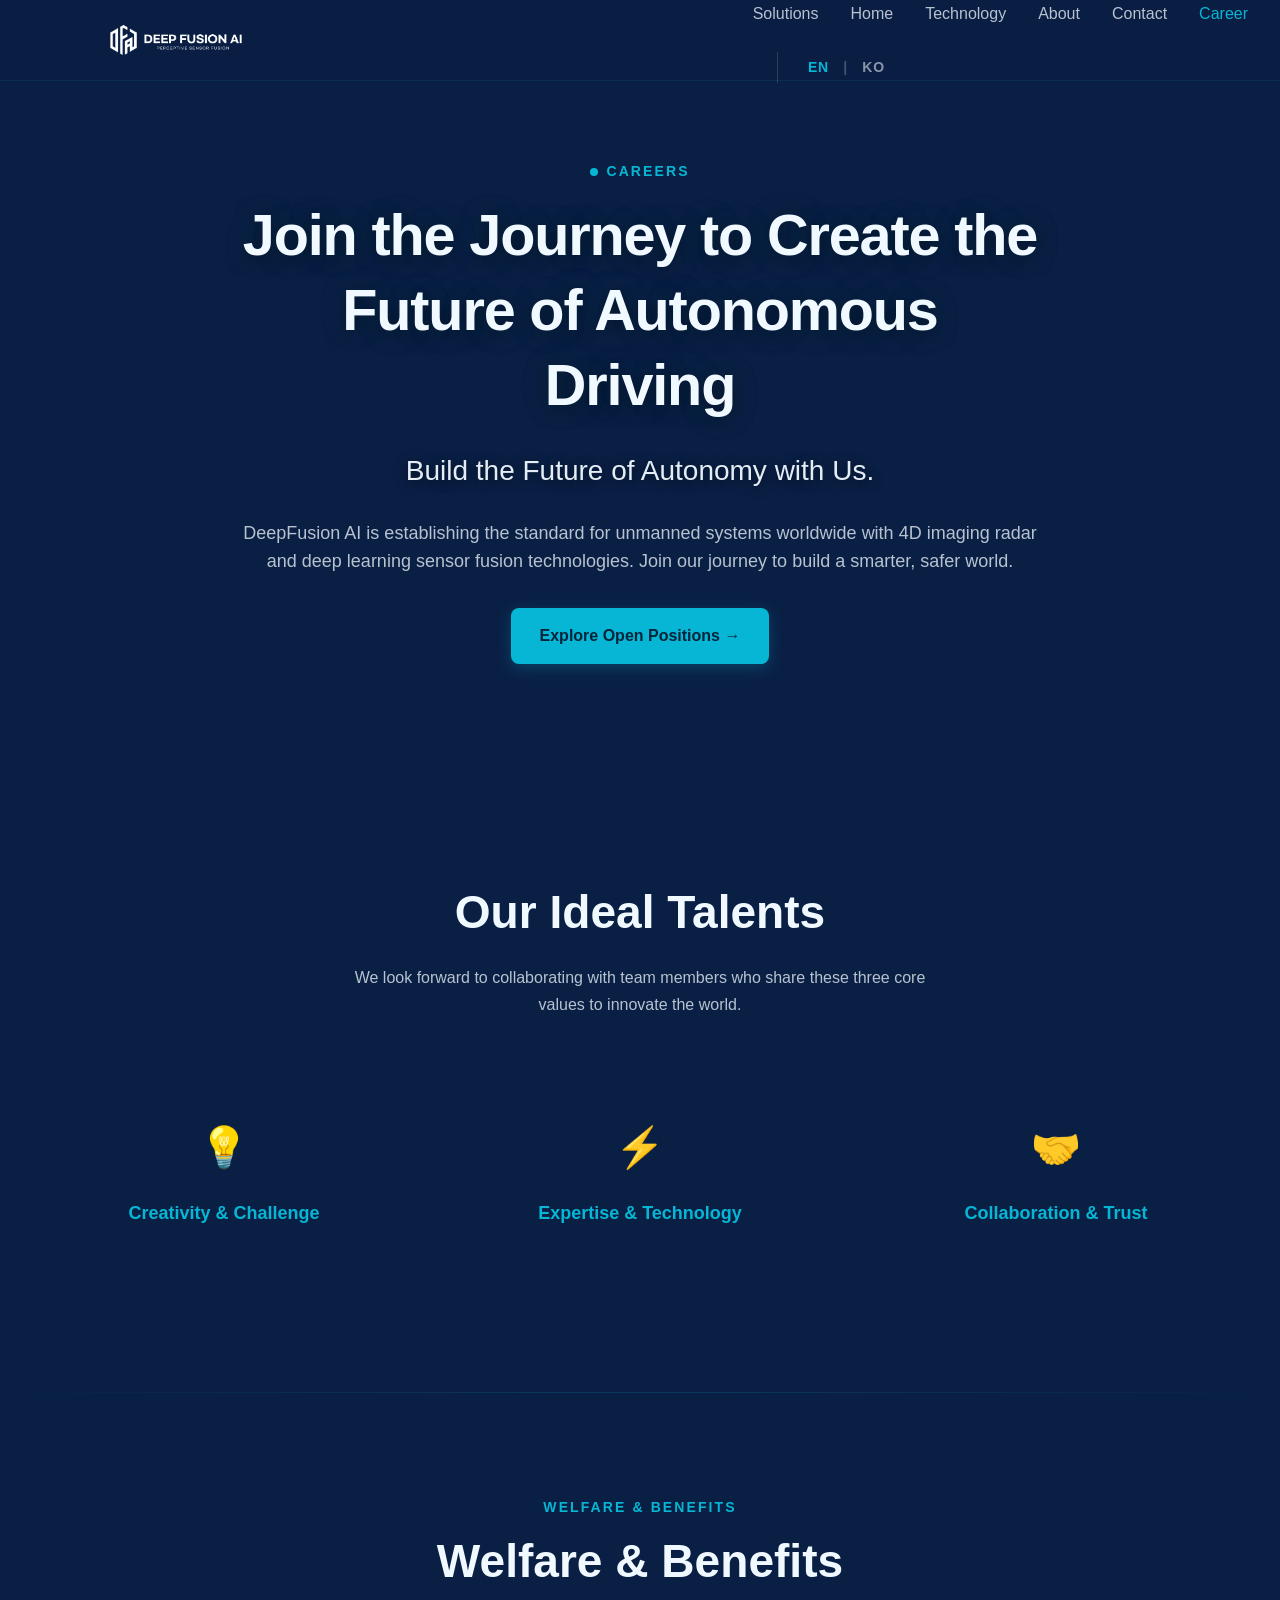
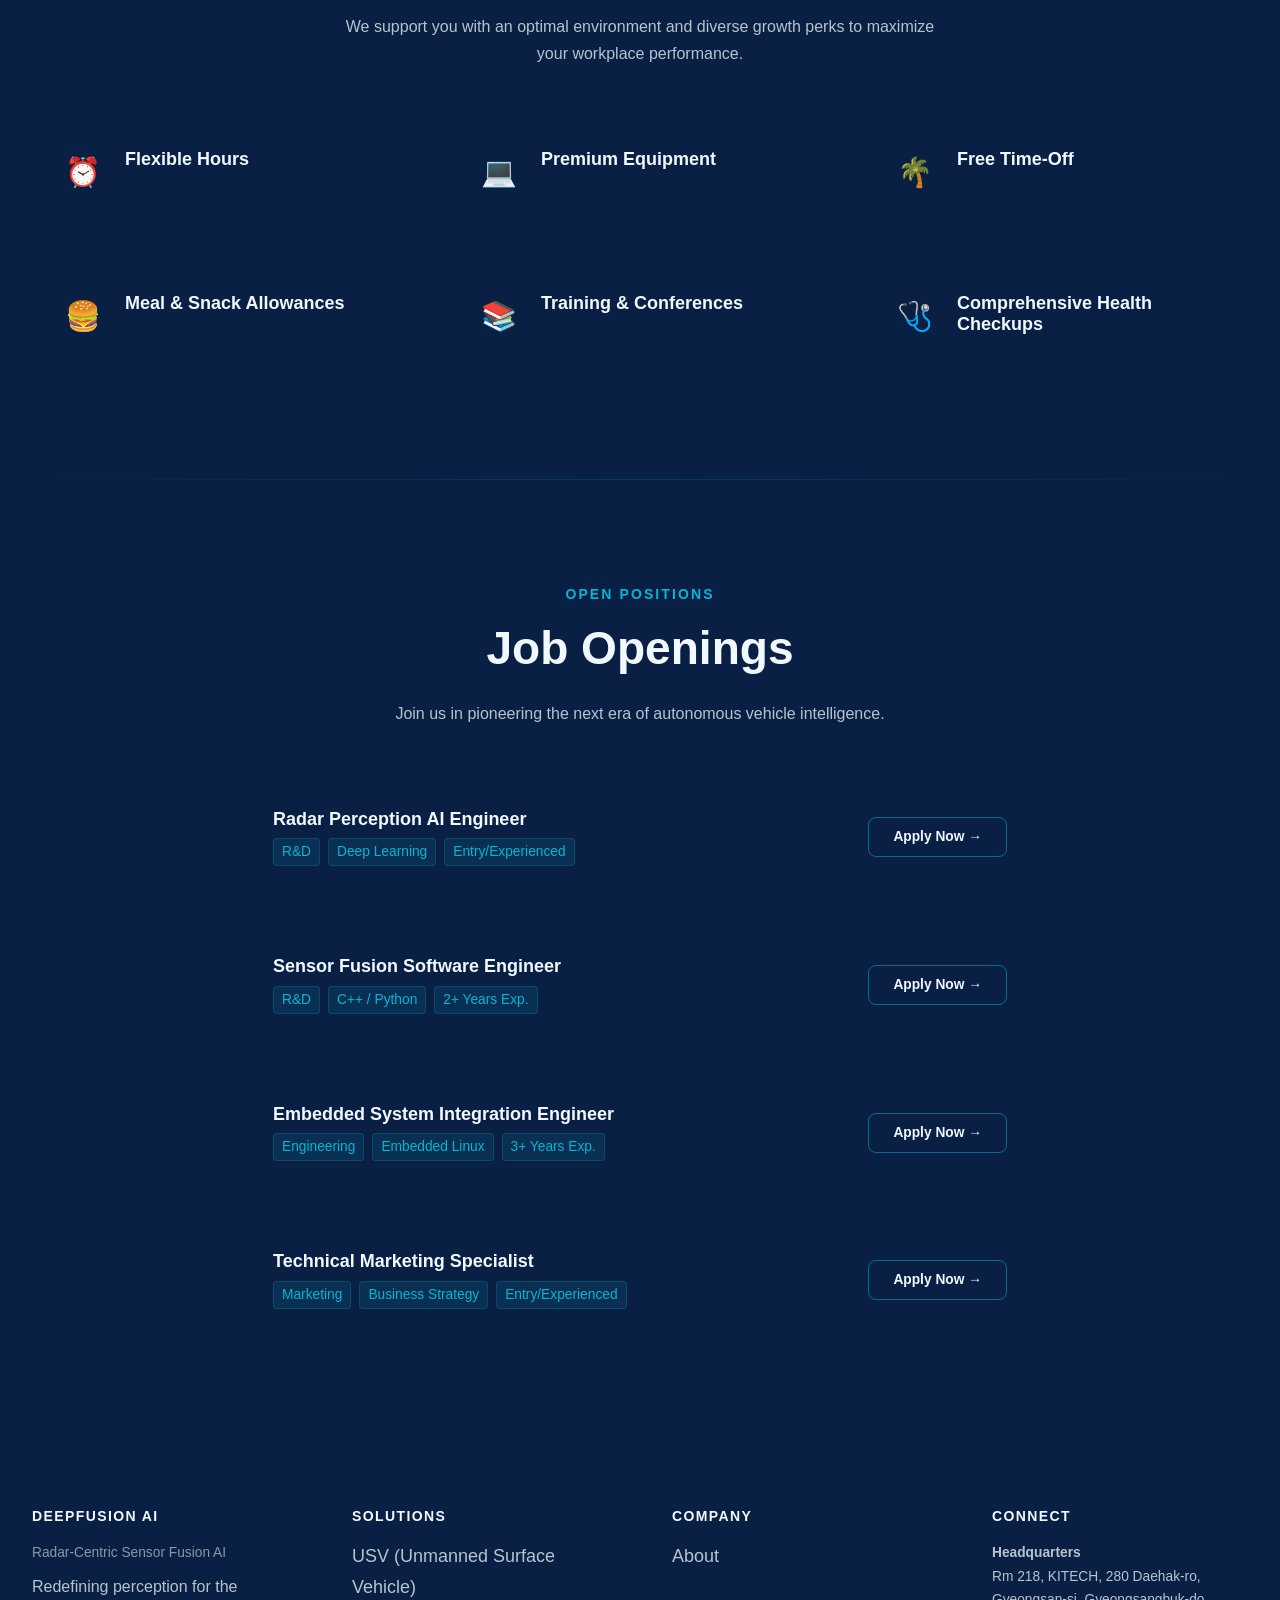
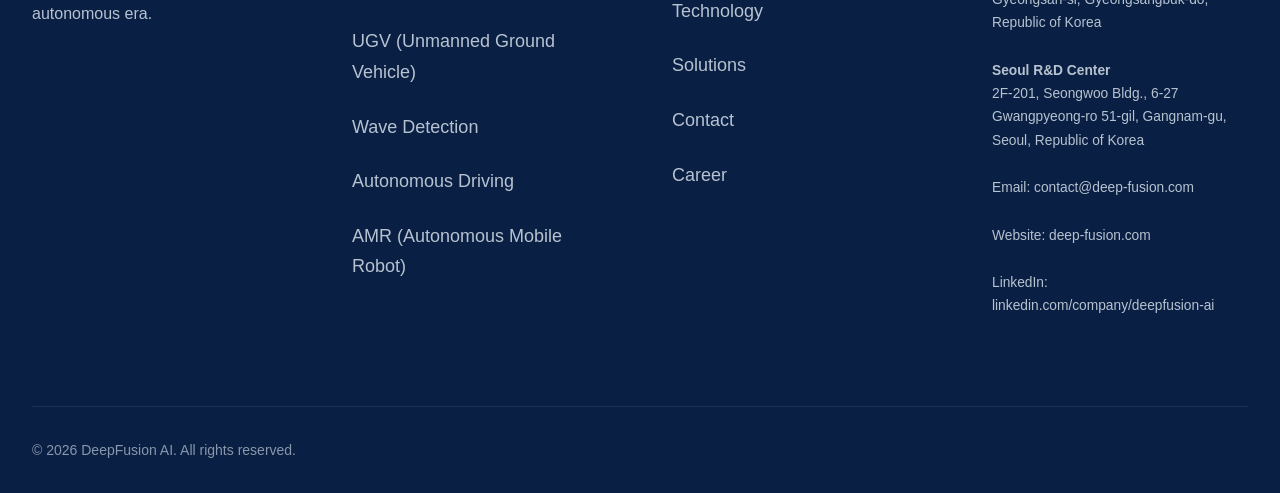
<file: en/career.html>
<!DOCTYPE html>
<html lang="en">
<head>
  <meta charset="UTF-8">
  <meta name="viewport" content="width=device-width, initial-scale=1.0">
  <title data-i18n="career.meta.title">Career | DeepFusion AI — Job Openings</title>
  <meta name="description" content="We are looking for talents to realize technology that moves the world. Explore DeepFusion AI's core values, benefits, and open positions.">
  
  <link rel="stylesheet" href="../assets/css/variables.css">
  <link rel="stylesheet" href="../assets/css/reset.css">
  <link rel="stylesheet" href="../assets/css/base.css">
  <link rel="stylesheet" href="../assets/css/components.css">
  <link rel="stylesheet" href="../assets/css/animations.css">
  <link rel="stylesheet" href="../assets/css/career.css">
  <!-- Multilingual SEO -->
  <link rel="alternate" hreflang="en" href="https://www.deep-fusion.com/career.html">
  <link rel="alternate" hreflang="en" href="https://www.deep-fusion.com/en/career.html">
  <link rel="alternate" hreflang="x-default" href="https://www.deep-fusion.com/career.html">
</head>
<body>
  <!-- Header -->
  <header class="site-header" id="site-header">
    <div class="container header-container">
      <a href="index.html" class="logo" aria-label="DeepFusion AI Home">
        <img src="../assets/images/header_logo.png" alt="DeepFusion AI">
      </a>
      <button class="nav-toggle" aria-label="Open/Close Menu" aria-expanded="false" aria-controls="main-nav">
        <span></span>
        <span></span>
        <span></span>
      </button>
      <nav class="main-nav" id="main-nav">
        <ul>
          <li><a href="solutions.html" class="nav-link">Solutions</a></li>
          <li><a href="index.html" class="nav-link">Home</a></li>
          <li><a href="technology.html" class="nav-link">Technology</a></li>
          <li><a href="about.html" class="nav-link">About</a></li>
          <li><a href="contact.html" class="nav-link">Contact</a></li>
          <li><a href="career.html" class="nav-link nav-link--active">Career</a></li>
        </ul>
        <div class="lang-switcher" role="group" aria-label="Language">
          <a href="career.html" class="lang-link active" aria-current="true">EN</a>
          <span class="lang-divider">|</span>
          <a href="../career.html" class="lang-link" hreflang="ko">KO</a>
        </div>
      </nav>
    </div>
  </header>

  <main>
    <!-- Section 1: Hero -->
    <section class="hero section--dark" style="min-height: 50vh;" aria-label="Careers">
      <div class="hero-bg" style="background-image: url('../assets/images/about/DFA_1730C.jpg'); opacity: 0.2;"></div>
      <div class="hero-glow-orb hero-glow-orb--1" aria-hidden="true"></div>
      <div class="radar-scanline" aria-hidden="true"></div>
      <div class="container hero-container">
        <div class="hero-card reveal-on-scroll" style="text-align: center; max-width: 800px; margin: 0 auto;">
          <span class="eyebrow"><span class="pulse-dot" style="margin-left: 0; margin-right: 8px;" aria-hidden="true"></span>CAREERS</span>
          <h1 class="hero-headline" style="word-break: keep-all;">Join the Journey to Create the Future of Autonomous Driving</h1>
          <p class="hero-subheadline" style="margin-top: var(--space-sm);">Build the Future of Autonomy with Us.</p>
          <p class="hero-body" style="margin-top: var(--space-md);">
            DeepFusion AI is establishing the standard for unmanned systems worldwide with 4D imaging radar and deep learning sensor fusion technologies. Join our journey to build a smarter, safer world.
          </p>
          <div class="hero-ctas" style="justify-content: center; margin-top: var(--space-lg);">
            <a href="#openings" class="btn btn-primary">Explore Open Positions &rarr;</a>
          </div>
        </div>
      </div>
    </section>

    <!-- Section 2: Ideal Talent -->
    <section class="talent-section section-padding section--mid" id="talent" aria-label="Ideal Talent">
      <div class="container">
        <span class="eyebrow reveal-on-scroll" style="display: block; text-align: center;">Core Talents</span>
        <h2 class="reveal-on-scroll stagger-1" style="text-align: center;">Our Ideal Talents</h2>
        <p class="reveal-on-scroll stagger-2" style="text-align: center; max-width: 600px; margin: 0 auto; color: var(--text-secondary); font-size: var(--fs-sm);">
          We look forward to collaborating with team members who share these three core values to innovate the world.
        </p>
        
        <div class="talent-grid">
          <div class="talent-card reveal-on-scroll stagger-1">
            <div class="talent-icon">💡</div>
            <h3>Creativity & Challenge</h3>
          </div>
          <div class="talent-card reveal-on-scroll stagger-2">
            <div class="talent-icon">⚡</div>
            <h3>Expertise & Technology</h3>
          </div>
          <div class="talent-card reveal-on-scroll stagger-3">
            <div class="talent-icon">🤝</div>
            <h3>Collaboration & Trust</h3>
          </div>
        </div>
      </div>
    </section>

    <hr class="section-divider-soft">

    <!-- Section 3: Welfare & Benefits -->
    <section class="welfare-section section-padding section--dark" id="welfare" aria-label="Welfare & Benefits">
      <div class="container">
        <span class="eyebrow reveal-on-scroll" style="display: block; text-align: center;">Welfare & Benefits</span>
        <h2 class="reveal-on-scroll stagger-1" style="text-align: center;">Welfare & Benefits</h2>
        <p class="reveal-on-scroll stagger-2" style="text-align: center; max-width: 600px; margin: 0 auto; color: var(--text-secondary); font-size: var(--fs-sm);">
          We support you with an optimal environment and diverse growth perks to maximize your workplace performance.
        </p>

        <div class="welfare-grid">
          <!-- 1 -->
          <div class="welfare-card reveal-on-scroll stagger-1">
            <div class="welfare-icon">⏰</div>
            <div class="welfare-info">
              <h3>Flexible Hours</h3>
            </div>
          </div>
          <!-- 2 -->
          <div class="welfare-card reveal-on-scroll stagger-2">
            <div class="welfare-icon">💻</div>
            <div class="welfare-info">
              <h3>Premium Equipment</h3>
            </div>
          </div>
          <!-- 3 -->
          <div class="welfare-card reveal-on-scroll stagger-3">
            <div class="welfare-icon">🌴</div>
            <div class="welfare-info">
              <h3>Free Time-Off</h3>
            </div>
          </div>
          <!-- 4 -->
          <div class="welfare-card reveal-on-scroll stagger-4">
            <div class="welfare-icon">🍔</div>
            <div class="welfare-info">
              <h3>Meal & Snack Allowances</h3>
            </div>
          </div>
          <!-- 5 -->
          <div class="welfare-card reveal-on-scroll stagger-5">
            <div class="welfare-icon">📚</div>
            <div class="welfare-info">
              <h3>Training & Conferences</h3>
            </div>
          </div>
          <!-- 6 -->
          <div class="welfare-card reveal-on-scroll stagger-6">
            <div class="welfare-icon">🩺</div>
            <div class="welfare-info">
              <h3>Comprehensive Health Checkups</h3>
            </div>
          </div>
        </div>
      </div>
    </section>

    <hr class="section-divider-soft">

    <!-- Section 4: Job Openings -->
    <section class="jobs-section section-padding section--mid" id="openings" aria-label="Job Openings">
      <div class="container">
        <span class="eyebrow reveal-on-scroll" style="display: block; text-align: center;">Open Positions</span>
        <h2 class="reveal-on-scroll stagger-1" style="text-align: center;">Job Openings</h2>
        <p class="reveal-on-scroll stagger-2" style="text-align: center; max-width: 600px; margin: 0 auto; color: var(--text-secondary); font-size: var(--fs-sm);">
          Join us in pioneering the next era of autonomous vehicle intelligence.
        </p>

        <div class="jobs-list">
          <!-- Job 1 -->
          <div class="job-item reveal-on-scroll stagger-1">
            <div class="job-details">
              <h3>Radar Perception AI Engineer</h3>
              <div class="job-tags">
                <span class="job-tag">R&D</span>
                <span class="job-tag">Deep Learning</span>
                <span class="job-tag">Entry/Experienced</span>
              </div>
            </div>
            <a href="contact.html#form" class="btn btn-secondary">Apply Now &rarr;</a>
          </div>
          <!-- Job 2 -->
          <div class="job-item reveal-on-scroll stagger-2">
            <div class="job-details">
              <h3>Sensor Fusion Software Engineer</h3>
              <div class="job-tags">
                <span class="job-tag">R&D</span>
                <span class="job-tag">C++ / Python</span>
                <span class="job-tag">2+ Years Exp.</span>
              </div>
            </div>
            <a href="contact.html#form" class="btn btn-secondary">Apply Now &rarr;</a>
          </div>
          <!-- Job 3 -->
          <div class="job-item reveal-on-scroll stagger-3">
            <div class="job-details">
              <h3>Embedded System Integration Engineer</h3>
              <div class="job-tags">
                <span class="job-tag">Engineering</span>
                <span class="job-tag">Embedded Linux</span>
                <span class="job-tag">3+ Years Exp.</span>
              </div>
            </div>
            <a href="contact.html#form" class="btn btn-secondary">Apply Now &rarr;</a>
          </div>
          <!-- Job 4 -->
          <div class="job-item reveal-on-scroll stagger-4">
            <div class="job-details">
              <h3>Technical Marketing Specialist</h3>
              <div class="job-tags">
                <span class="job-tag">Marketing</span>
                <span class="job-tag">Business Strategy</span>
                <span class="job-tag">Entry/Experienced</span>
              </div>
            </div>
            <a href="contact.html#form" class="btn btn-secondary">Apply Now &rarr;</a>
          </div>
        </div>
      </div>
    </section>
  </main>

  <!-- Footer -->
  <footer class="site-footer">
    <div class="container">
      <div class="footer-grid">
        <div class="footer-col">
          <h4>DeepFusion AI</h4>
          <p data-i18n="common.footer.p_text" style="font-size: var(--fs-xs); color: var(--text-muted); margin-bottom: var(--space-xs);">
            Radar-Centric Sensor Fusion AI
          </p>
          <p data-i18n="common.footer.p_text_2" style="font-size: var(--fs-sm); color: var(--text-secondary);">
            Redefining perception for the autonomous era.
          </p>
        </div>
        <div class="footer-col">
          <h4 data-i18n="common.footer.h4_title">Solutions</h4>
          <ul>
            <li><a href="solutions.html#usv" class="footer-link">USV (Unmanned Surface Vehicle)</a></li>
            <li><a href="solutions.html#ugv" class="footer-link">UGV (Unmanned Ground Vehicle)</a></li>
            <li><a href="solutions.html#wave" class="footer-link">Wave Detection</a></li>
            <li><a href="solutions.html#autonomous" class="footer-link">Autonomous Driving</a></li>
            <li><a href="solutions.html#amr" class="footer-link">AMR (Autonomous Mobile Robot)</a></li>
          </ul>
        </div>
        <div class="footer-col">
          <h4 data-i18n="common.footer.h4_title_2">Company</h4>
          <ul>
            <li><a href="about.html" class="footer-link">About</a></li>
            <li><a href="technology.html" class="footer-link">Technology</a></li>
            <li><a href="solutions.html" class="footer-link">Solutions</a></li>
            <li><a href="contact.html" class="footer-link">Contact</a></li>
            <li><a href="career.html" class="footer-link">Career</a></li>
          </ul>
        </div>
        <div class="footer-col">
          <h4 data-i18n="common.footer.h4_title_3">Connect</h4>
          <ul style="gap: var(--space-sm); font-size: var(--fs-xs); color: var(--text-secondary);">
            <li>
              <strong>Headquarters</strong><br>
              Rm 218, KITECH, 280 Daehak-ro, Gyeongsan-si, Gyeongsangbuk-do, Republic of Korea
            </li>
            <li>
              <strong>Seoul R&D Center</strong><br>
              2F-201, Seongwoo Bldg., 6-27 Gwangpyeong-ro 51-gil, Gangnam-gu, Seoul, Republic of Korea
            </li>
            <li style="margin-top: var(--space-xs);">
              Email: <a href="mailto:contact@deep-fusion.com" class="footer-link">contact@deep-fusion.com</a>
            </li>
            <li>
              Website: <a href="https://www.deep-fusion.com" class="footer-link">deep-fusion.com</a>
            </li>
            <li>
              LinkedIn: <a href="https://www.linkedin.com/company/deepfusion-ai/" class="footer-link">linkedin.com/company/deepfusion-ai</a>
            </li>
          </ul>
        </div>
      </div>
      <div class="footer-bottom">
        <div class="footer-bottom-copy">
          &copy; 2026 DeepFusion AI. All rights reserved.
        </div>
      </div>
    </div>
  </footer>
  <script src="../assets/js/main.js" defer></script>
  <script src="../assets/js/animations.js" defer></script>
</body>
</html>
</file>
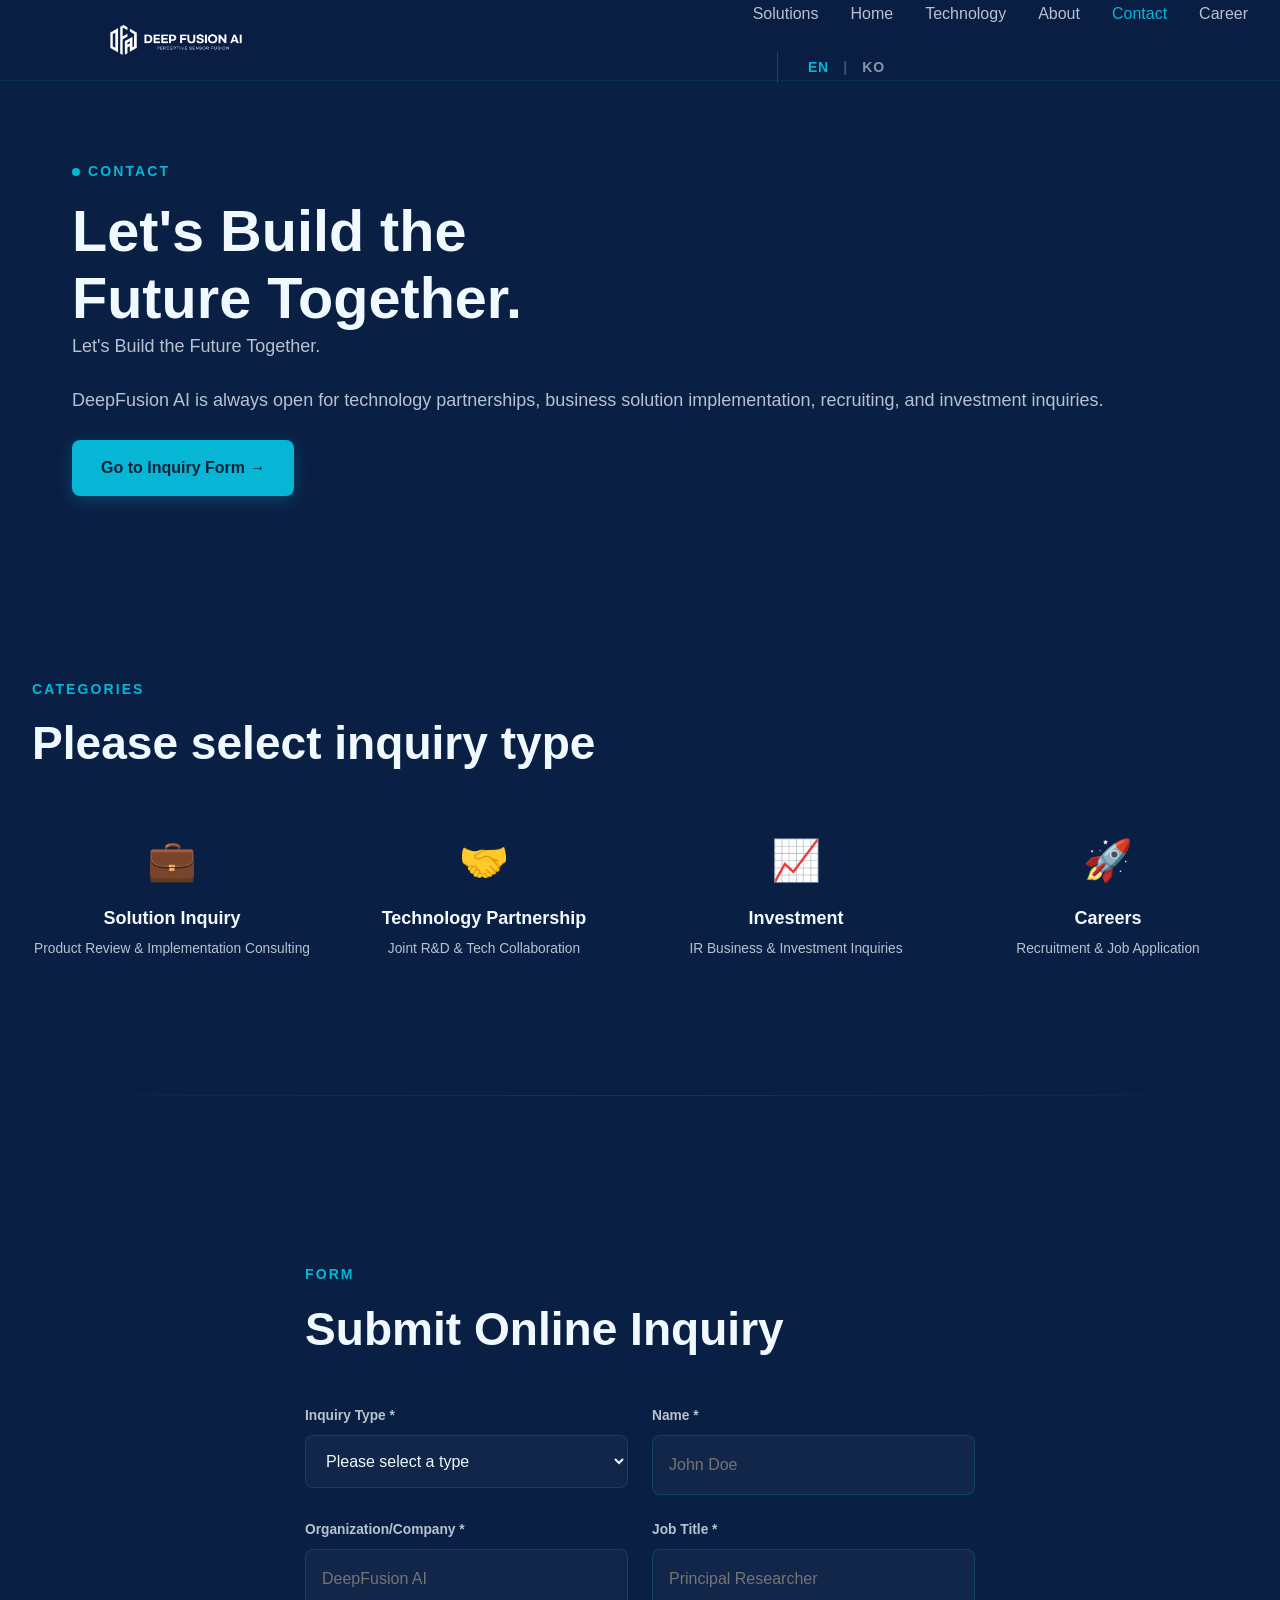
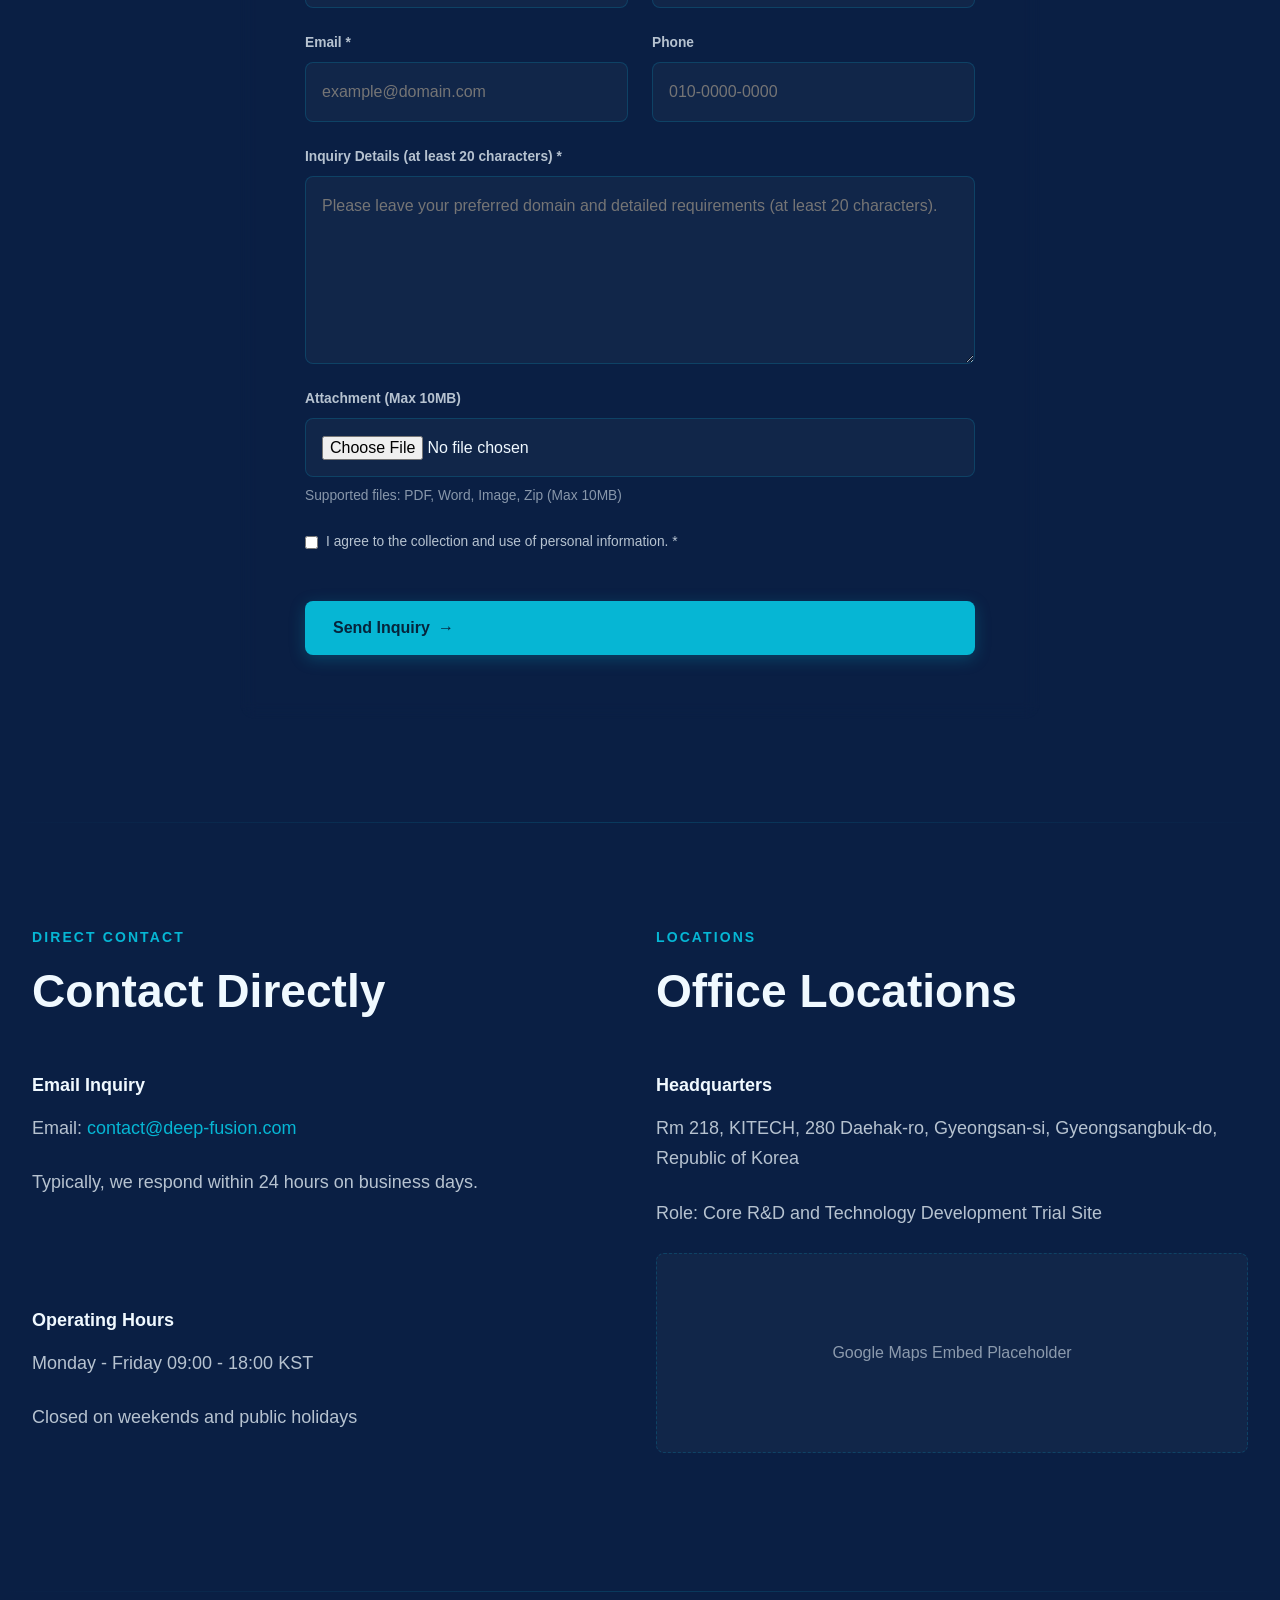
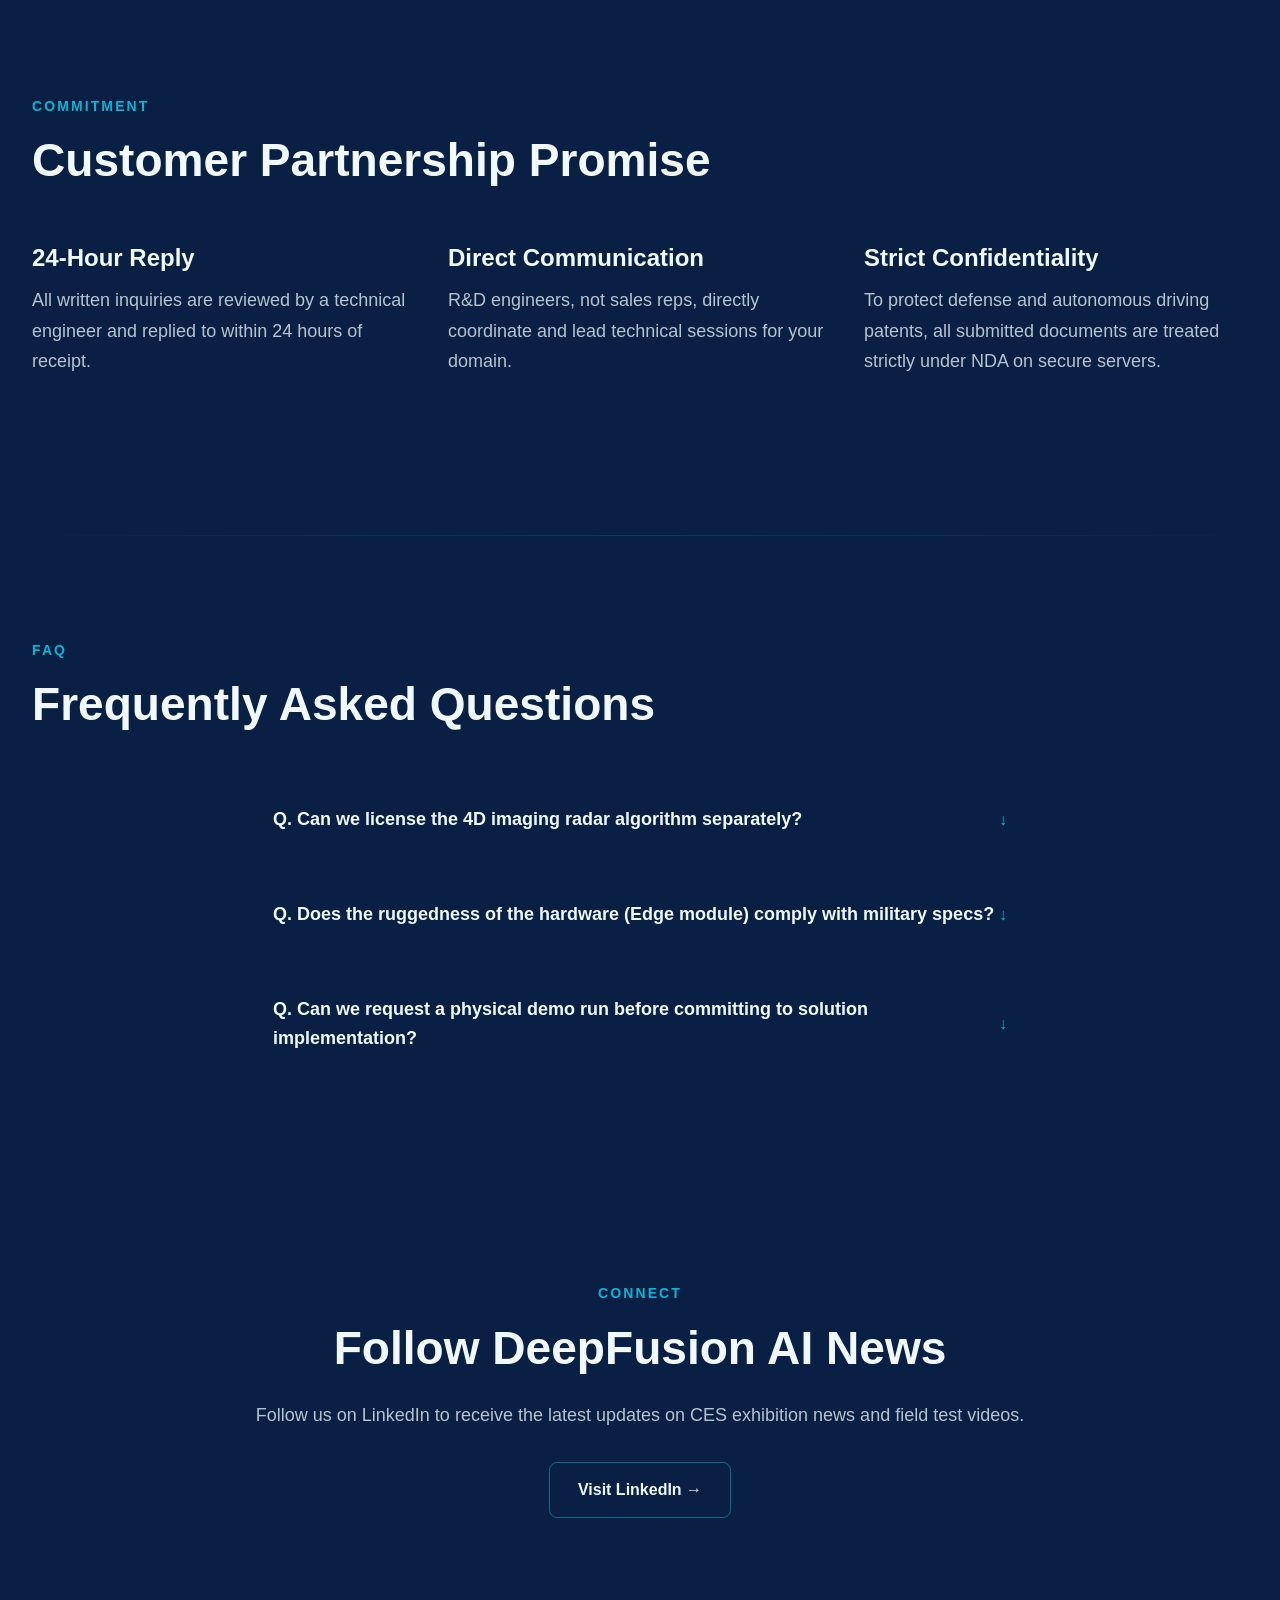
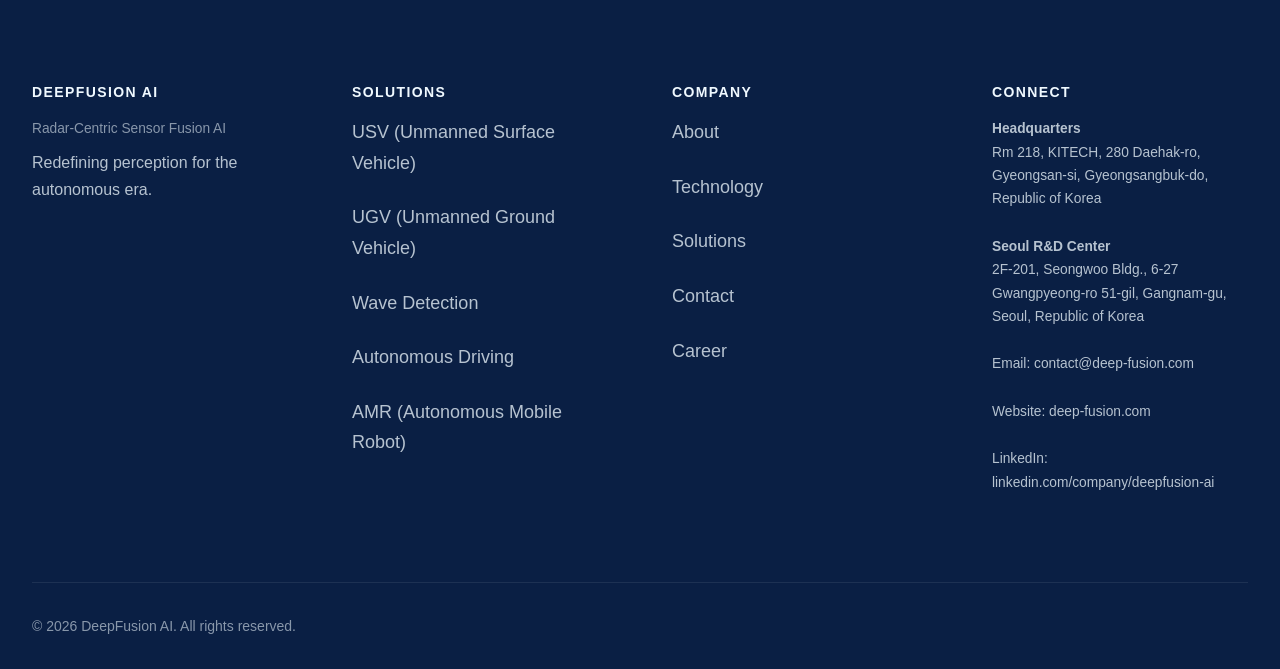
<file: en/contact.html>
<!DOCTYPE html>
<html lang="en">
<head>
  <meta charset="UTF-8">
  <meta name="viewport" content="width=device-width, initial-scale=1.0">
  <title data-i18n="contact.meta.title">Contact | DeepFusion AI</title>
  <meta name="description" content="Inquiries regarding solutions, technical partnerships, investment, or recruiting — 24h reply.">
  
  <link rel="stylesheet" href="../assets/css/variables.css">
  <link rel="stylesheet" href="../assets/css/reset.css">
  <link rel="stylesheet" href="../assets/css/base.css">
  <link rel="stylesheet" href="../assets/css/components.css">
  <link rel="stylesheet" href="../assets/css/animations.css">
  <link rel="stylesheet" href="../assets/css/contact.css">
  <!-- Multilingual SEO -->
  <link rel="alternate" hreflang="en" href="https://www.deep-fusion.com/contact.html">
  <link rel="alternate" hreflang="en" href="https://www.deep-fusion.com/en/contact.html">
  <link rel="alternate" hreflang="x-default" href="https://www.deep-fusion.com/contact.html">
</head>
<body>
  <!-- Header -->
  <header class="site-header" id="site-header">
    <div class="container header-container">
      <a href="index.html" class="logo" aria-label="DeepFusion AI Home">
        <img src="../assets/images/header_logo.png" alt="DeepFusion AI">
      </a>
      <button class="nav-toggle" aria-label="Open/Close Menu" aria-expanded="false" aria-controls="main-nav">
        <span></span>
        <span></span>
        <span></span>
      </button>
      <nav class="main-nav" id="main-nav">
        <ul>
          <li><a href="solutions.html" class="nav-link">Solutions</a></li>
          <li><a href="index.html" class="nav-link">Home</a></li>
          <li><a href="technology.html" class="nav-link">Technology</a></li>
          <li><a href="about.html" class="nav-link">About</a></li>
          <li><a href="contact.html" class="nav-link nav-link--active">Contact</a></li>
          <li><a href="career.html" class="nav-link">Career</a></li>
        </ul>
        <div class="lang-switcher" role="group" aria-label="Language">
          <a href="contact.html" class="lang-link active" aria-current="true">EN</a>
          <span class="lang-divider">|</span>
          <a href="../contact.html" class="lang-link" hreflang="en">KO</a>
        </div>
      </nav>
    </div>
  </header>

  <main>
    <!-- Section 1: Hero -->
    <section class="hero section--dark" aria-label="Contact Us">
      <div class="hero-bg" style="background-image: url('../assets/images/home/IR_p18_img_03.png'); opacity: 0.25;"></div>
      <div class="hero-glow-orb hero-glow-orb--1" aria-hidden="true"></div>
      <div class="radar-scanline" aria-hidden="true"></div>
      <div class="container hero-container">
        <div class="hero-card reveal-on-scroll">
          <span class="eyebrow"><span class="pulse-dot" style="margin-left: 0; margin-right: 8px;" aria-hidden="true"></span>CONTACT</span>
          <h1 class="hero-headline">Let's Build the<br>Future Together.</h1>
          <p data-i18n="contact.hero.p_text" class="hero-subheadline">Let's Build the Future Together.</p>
          <p data-i18n="contact.hero.p_text_2" class="hero-body">
            DeepFusion AI is always open for technology partnerships, business solution implementation, recruiting, and investment inquiries.
          </p>
          <div class="hero-ctas">
            <a href="#form" class="btn btn-primary">Go to Inquiry Form &rarr;</a>
          </div>
        </div>
      </div>
    </section>

    <!-- Section 2: Inquiry Categories -->
    <section class="inquiry-categories-section section-padding section--mid" aria-label="Inquiry Category">
      <div class="container">
        <span data-i18n="contact.inquiry-categories.span_text" class="eyebrow reveal-on-scroll">Categories</span>
        <h2 data-i18n="contact.inquiry-categories.h2_title" class="reveal-on-scroll stagger-1">Please select inquiry type</h2>
        <div class="grid grid-4">
          <!-- Cat 1 -->
          <a href="#form" class="card category-card reveal-on-scroll stagger-1" data-type="solution">
            <div class="cat-icon" aria-hidden="true">💼</div>
            <h3 data-i18n="contact.inquiry-categories.h3_title">Solution Inquiry</h3>
            <p data-i18n="contact.inquiry-categories.p_text">Product Review & Implementation Consulting</p>
          </a>
          <!-- Cat 2 -->
          <a href="#form" class="card category-card reveal-on-scroll stagger-2" data-type="partnership">
            <div class="cat-icon" aria-hidden="true">🤝</div>
            <h3 data-i18n="contact.inquiry-categories.h3_title_2">Technology Partnership</h3>
            <p>Joint R&D & Tech Collaboration</p>
          </a>
          <!-- Cat 3 -->
          <a href="#form" class="card category-card reveal-on-scroll stagger-3" data-type="ir">
            <div class="cat-icon" aria-hidden="true">📈</div>
            <h3 data-i18n="contact.inquiry-categories.h3_title_3">Investment</h3>
            <p data-i18n="contact.inquiry-categories.p_text_3">IR Business & Investment Inquiries</p>
          </a>
          <!-- Cat 4 -->
          <a href="#form" class="card category-card reveal-on-scroll stagger-4" data-type="careers">
            <div class="cat-icon" aria-hidden="true">🚀</div>
            <h3 data-i18n="contact.inquiry-categories.h3_title_4">Careers</h3>
            <p data-i18n="contact.inquiry-categories.p_text_4">Recruitment & Job Application</p>
          </a>
        </div>
      </div>
    </section>

    <hr class="section-divider-soft">

    <!-- Section 3: Contact Form -->
    <section class="contact-form-section section-padding section--dark" id="form" aria-label="Inquiry Form">
      <div class="container">
        <div class="form-container-box reveal-on-scroll">
          <span data-i18n="contact.form.span_text" class="eyebrow">Form</span>
          <h2 data-i18n="contact.form.h2_title">Submit Online Inquiry</h2>
          
          <form class="contact-form" id="contactForm" novalidate>
            <div class="form-grid">
              <div class="form-group">
                <label data-i18n="contact.form.label_label" for="inquiryType">Inquiry Type *</label>
                <select id="inquiryType" required>
                  <option value="" disabled selected>Please select a type</option>
                  <option value="solution">Solution Inquiry (Implementation)</option>
                  <option value="partnership">Technology Partnership</option>
                  <option value="ir">Investment</option>
                  <option value="careers">Careers (Recruiting)</option>
                </select>
              </div>

              <div class="form-group">
                <label data-i18n="contact.form.label_label_2" for="senderName">Name *</label>
                <input type="text" id="senderName" placeholder="John Doe" required>
              </div>

              <div class="form-group">
                <label data-i18n="contact.form.label_/" for="company">Organization/Company *</label>
                <input type="text" id="company" placeholder="DeepFusion AI" required>
              </div>

              <div class="form-group">
                <label data-i18n="contact.form.label_label_3" for="jobTitle">Job Title *</label>
                <input type="text" id="jobTitle" placeholder="Principal Researcher" required>
              </div>

              <div class="form-group">
                <label data-i18n="contact.form.label_label_4" for="email">Email *</label>
                <input type="email" id="email" placeholder="example@domain.com" required>
              </div>

              <div class="form-group">
                <label data-i18n="contact.form.label_label_5" for="phone">Phone</label>
                <input type="tel" id="phone" placeholder="010-0000-0000">
              </div>
            </div>

            <div class="form-group full-width" style="margin-top: var(--space-md);">
              <label data-i18n="contact.form.label_(_20)" for="message">Inquiry Details (at least 20 characters) *</label>
              <textarea id="message" rows="6" placeholder="Please leave your preferred domain and detailed requirements (at least 20 characters)." required></textarea>
            </div>

            <div class="form-group full-width" style="margin-top: var(--space-md);">
              <label data-i18n="contact.form.label_(_10mb)" for="attachment">Attachment (Max 10MB)</label>
              <input type="file" id="attachment" accept=".pdf,.doc,.docx,.png,.jpg,.zip">
              <span data-i18n="contact.form.span_text_2" class="file-info">Supported files: PDF, Word, Image, Zip (Max 10MB)</span>
            </div>

            <div class="form-checkbox-group full-width">
              <input type="checkbox" id="privacyConsent" required>
              <label data-i18n="contact.form.label_." for="privacyConsent">I agree to the collection and use of personal information. *</label>
            </div>

            <div class="form-alert" id="formAlert" style="display: none;"></div>

            <button type="submit" class="btn btn-primary form-submit-btn">
              Send Inquiry <span aria-hidden="true">&rarr;</span>
            </button>
          </form>
        </div>
      </div>
    </section>

    <hr class="section-divider-soft">

    <!-- Section 4: Direct Contact & Office Location -->
    <section class="direct-office-section section-padding section--mid" aria-label="Office Contacts">
      <div class="container">
        <div class="grid grid-2">
          <!-- Left: Direct Contact -->
          <div class="direct-contact reveal-on-scroll">
            <span data-i18n="contact.direct-office.span_text" class="eyebrow">Direct Contact</span>
            <h2 data-i18n="contact.direct-office.h2_title">Contact Directly</h2>
            <div class="direct-card card">
              <h4 data-i18n="contact.direct-office.h4_title">Email Inquiry</h4>
              <p>Email: <a data-i18n="contact.direct-office.a_text" href="mailto:contact@deep-fusion.com">contact@deep-fusion.com</a></p>
              <p data-i18n="contact.direct-office.p_text" class="caption">Typically, we respond within 24 hours on business days.</p>
            </div>
            <div class="direct-card card" style="margin-top: var(--space-md);">
              <h4 data-i18n="contact.direct-office.h4_title_2">Operating Hours</h4>
              <p data-i18n="contact.direct-office.p_text_2">Monday - Friday 09:00 - 18:00 KST</p>
              <p data-i18n="contact.direct-office.p_text_3" class="caption">Closed on weekends and public holidays</p>
            </div>
          </div>

          <!-- Right: Office Locations -->
          <div class="office-locations reveal-on-scroll stagger-1">
            <span data-i18n="contact.direct-office.span_text_2" class="eyebrow">Locations</span>
            <h2 data-i18n="contact.direct-office.h2_title_2">Office Locations</h2>
            <div class="office-location-card card">
              <h4 data-i18n="contact.direct-office.h4_title_3">Headquarters</h4>
              <p data-i18n="contact.direct-office.p_text_4">Rm 218, KITECH, 280 Daehak-ro, Gyeongsan-si, Gyeongsangbuk-do, Republic of Korea</p>
              <p class="caption">Role: Core R&D and Technology Development Trial Site</p>
              
              <!-- Maps Placeholder iframe -->
              <div class="map-wrapper" style="margin-top: var(--space-sm);">
                <div class="map-placeholder">
                  <span data-i18n="contact.direct-office.span_text_3">Google Maps Embed Placeholder</span>
                </div>
              </div>
            </div>
          </div>
        </div>
      </div>
    </section>

    <hr class="section-divider-soft">

    <!-- Section 6: Response Commitment -->
    <section class="commitment-section section-padding section--dark" aria-label="Customer Response Promise">
      <div class="container">
        <span data-i18n="contact.commitment.span_text" class="eyebrow reveal-on-scroll">Commitment</span>
        <h2 data-i18n="contact.commitment.h2_title" class="reveal-on-scroll stagger-1">Customer Partnership Promise</h2>
        <div class="grid grid-3">
          <div class="card reveal-on-scroll stagger-1">
            <h3 data-i18n="contact.commitment.h3_title">24-Hour Reply</h3>
            <p data-i18n="contact.commitment.p_text">All written inquiries are reviewed by a technical engineer and replied to within 24 hours of receipt.</p>
          </div>
          <div class="card reveal-on-scroll stagger-2">
            <h3 data-i18n="contact.commitment.h3_title_2">Direct Communication</h3>
            <p>R&D engineers, not sales reps, directly coordinate and lead technical sessions for your domain.</p>
          </div>
          <div class="card reveal-on-scroll stagger-3">
            <h3 data-i18n="contact.commitment.h3_title_3">Strict Confidentiality</h3>
            <p data-i18n="contact.commitment.p_text_3">To protect defense and autonomous driving patents, all submitted documents are treated strictly under NDA on secure servers.</p>
          </div>
        </div>
      </div>
    </section>

    <hr class="section-divider-soft">

    <!-- Section 7: FAQ -->
    <section class="faq-section section-padding section--mid" aria-label="Frequently Asked Questions">
      <div class="container">
        <span data-i18n="contact.faq.span_text" class="eyebrow reveal-on-scroll">FAQ</span>
        <h2 data-i18n="contact.faq.h2_title" class="reveal-on-scroll stagger-1">Frequently Asked Questions</h2>
        
        <div class="faq-accordion reveal-on-scroll stagger-2">
          <!-- FAQ 1 -->
          <div class="faq-item">
            <button class="faq-trigger" aria-expanded="false" aria-controls="faq-ans-1">
              <span data-i18n="contact.faq.span_text_2">Q. Can we license the 4D imaging radar algorithm separately?</span>
              <span class="faq-chevron" aria-hidden="true">&darr;</span>
            </button>
            <div class="faq-answer" id="faq-ans-1" hidden>
              <p data-i18n="contact.faq.p_text">Yes, it is possible. The RAPA-RLC platform is provided as a software library (SDK) that can be integrated directly onto your existing hardware and autonomous platforms.</p>
            </div>
          </div>
          <!-- FAQ 2 -->
          <div class="faq-item">
            <button class="faq-trigger" aria-expanded="false" aria-controls="faq-ans-2">
              <span data-i18n="contact.faq.span_text_4">Q. Does the ruggedness of the hardware (Edge module) comply with military specs?</span>
              <span class="faq-chevron" aria-hidden="true">&darr;</span>
            </button>
            <div class="faq-answer" id="faq-ans-2" hidden>
              <p data-i18n="contact.faq.p_text_2">Yes, our Edge AI Compact Module is designed and tested for harsh vibrations, temperature ranges from -40°C to 85°C, and marine corrosion resistance, actively preparing for MIL-STD certification.</p>
            </div>
          </div>
          <!-- FAQ 3 -->
          <div class="faq-item">
            <button class="faq-trigger" aria-expanded="false" aria-controls="faq-ans-3">
              <span data-i18n="contact.faq.span_text_6">Q. Can we request a physical demo run before committing to solution implementation?</span>
              <span class="faq-chevron" aria-hidden="true">&darr;</span>
            </button>
            <div class="faq-answer" id="faq-ans-3" hidden>
              <p>Absolutely. You can schedule test drives or marine autonomous vessel demos through our Gyeongsan headquarters or Seoul R&D Center. We offer tailored testing schedules depending on the implementation type.</p>
            </div>
          </div>
        </div>
      </div>
    </section>

    <!-- Section 8: Follow Us -->
    <section class="follow-section section-padding section--dark" aria-label="Follow on LinkedIn">
      <div class="container text-center reveal-on-scroll">
        <span data-i18n="contact.follow.span_text" class="eyebrow">Connect</span>
        <h2 data-i18n="contact.follow.h2_title">Follow DeepFusion AI News</h2>
        <p data-i18n="contact.follow.p_text" style="margin-bottom: var(--space-lg); color: var(--text-secondary);">Follow us on LinkedIn to receive the latest updates on CES exhibition news and field test videos.</p>
        <a href="https://www.linkedin.com/company/deepfusion-ai/" target="_blank" rel="noopener noreferrer" class="btn btn-secondary">
          Visit LinkedIn &rarr;
        </a>
      </div>
    </section>
  </main>

  <!-- Footer -->
  <footer class="site-footer">
    <div class="container">
      <div class="footer-grid">
        <div class="footer-col">
          <h4>DeepFusion AI</h4>
          <p data-i18n="common.footer.p_text" style="font-size: var(--fs-xs); color: var(--text-muted); margin-bottom: var(--space-xs);">
            Radar-Centric Sensor Fusion AI
          </p>
          <p data-i18n="common.footer.p_text_2" style="font-size: var(--fs-sm); color: var(--text-secondary);">
            Redefining perception for the autonomous era.
          </p>
        </div>
        <div class="footer-col">
          <h4 data-i18n="common.footer.h4_title">Solutions</h4>
          <ul>
            <li><a href="solutions.html#usv" class="footer-link">USV (Unmanned Surface Vehicle)</a></li>
            <li><a href="solutions.html#ugv" class="footer-link">UGV (Unmanned Ground Vehicle)</a></li>
            <li><a href="solutions.html#wave" class="footer-link">Wave Detection</a></li>
            <li><a href="solutions.html#autonomous" class="footer-link">Autonomous Driving</a></li>
            <li><a href="solutions.html#amr" class="footer-link">AMR (Autonomous Mobile Robot)</a></li>
          </ul>
        </div>
        <div class="footer-col">
          <h4 data-i18n="common.footer.h4_title_2">Company</h4>
          <ul>
            <li><a href="about.html" class="footer-link">About</a></li>
            <li><a href="technology.html" class="footer-link">Technology</a></li>
            <li><a href="solutions.html" class="footer-link">Solutions</a></li>
            <li><a href="contact.html" class="footer-link">Contact</a></li>
            <li><a href="career.html" class="footer-link">Career</a></li>
          </ul>
        </div>
        <div class="footer-col">
          <h4 data-i18n="common.footer.h4_title_3">Connect</h4>
          <ul style="gap: var(--space-sm); font-size: var(--fs-xs); color: var(--text-secondary);">
            <li>
              <strong>Headquarters</strong><br>
              Rm 218, KITECH, 280 Daehak-ro, Gyeongsan-si, Gyeongsangbuk-do, Republic of Korea
            </li>
            <li>
              <strong>Seoul R&D Center</strong><br>
              2F-201, Seongwoo Bldg., 6-27 Gwangpyeong-ro 51-gil, Gangnam-gu, Seoul, Republic of Korea
            </li>
            <li style="margin-top: var(--space-xs);">
              Email: <a href="mailto:contact@deep-fusion.com" class="footer-link">contact@deep-fusion.com</a>
            </li>
            <li>
              Website: <a href="https://www.deep-fusion.com" class="footer-link">deep-fusion.com</a>
            </li>
            <li>
              LinkedIn: <a href="https://www.linkedin.com/company/deepfusion-ai/" class="footer-link">linkedin.com/company/deepfusion-ai</a>
            </li>
          </ul>
        </div>
      </div>
      <div class="footer-bottom">
        <div class="footer-bottom-copy">
          &copy; 2026 DeepFusion AI. All rights reserved.
        </div>
      </div>
    </div>
  </footer>

  <script src="../assets/js/main.js" defer></script>
  <script src="../assets/js/animations.js" defer></script>
  <script src="../assets/js/contact.js" defer></script>
  <script>
    document.querySelectorAll('.lang-link').forEach(function(el) {
      el.addEventListener('click', function() {
        var isKo = el.textContent.trim() === 'KO';
        localStorage.setItem('dfai_lang_pref', isKo ? 'ko' : 'en');
      });
    });
  </script>
</body>
</html>
</file>
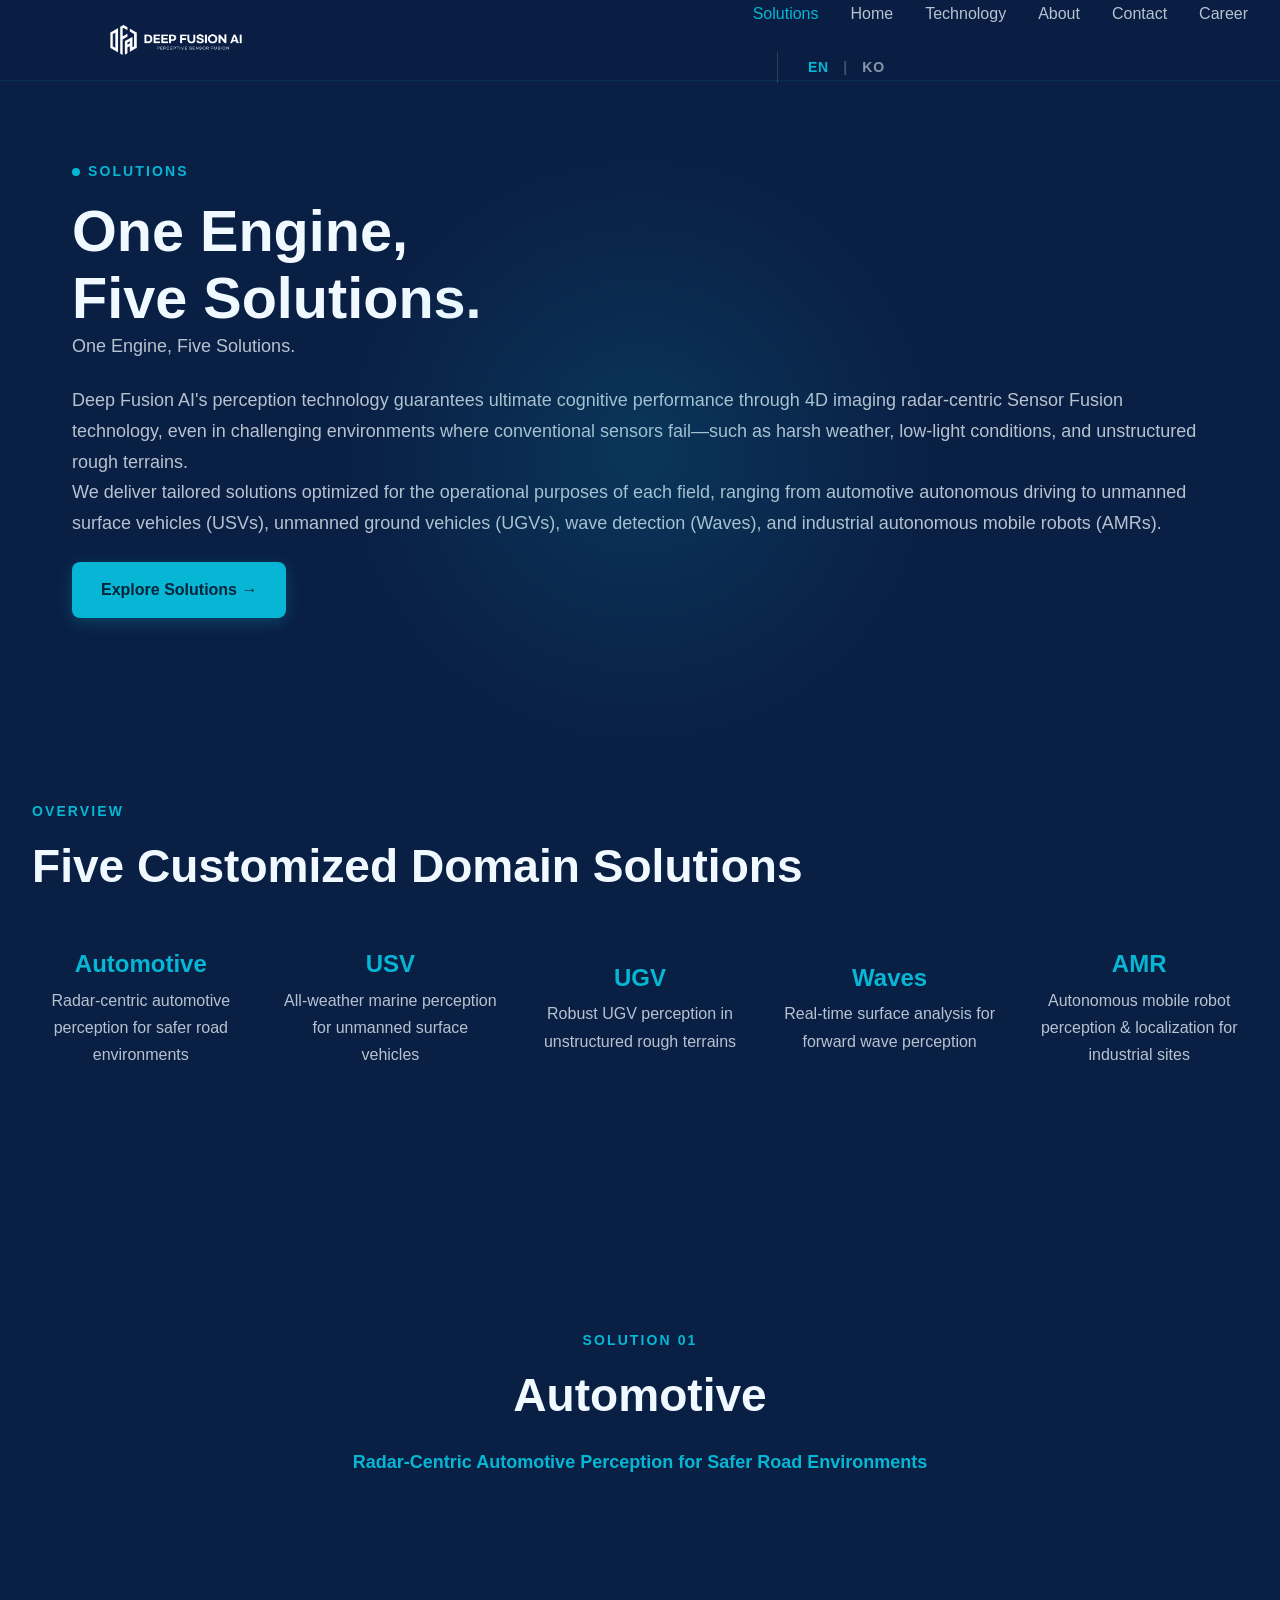
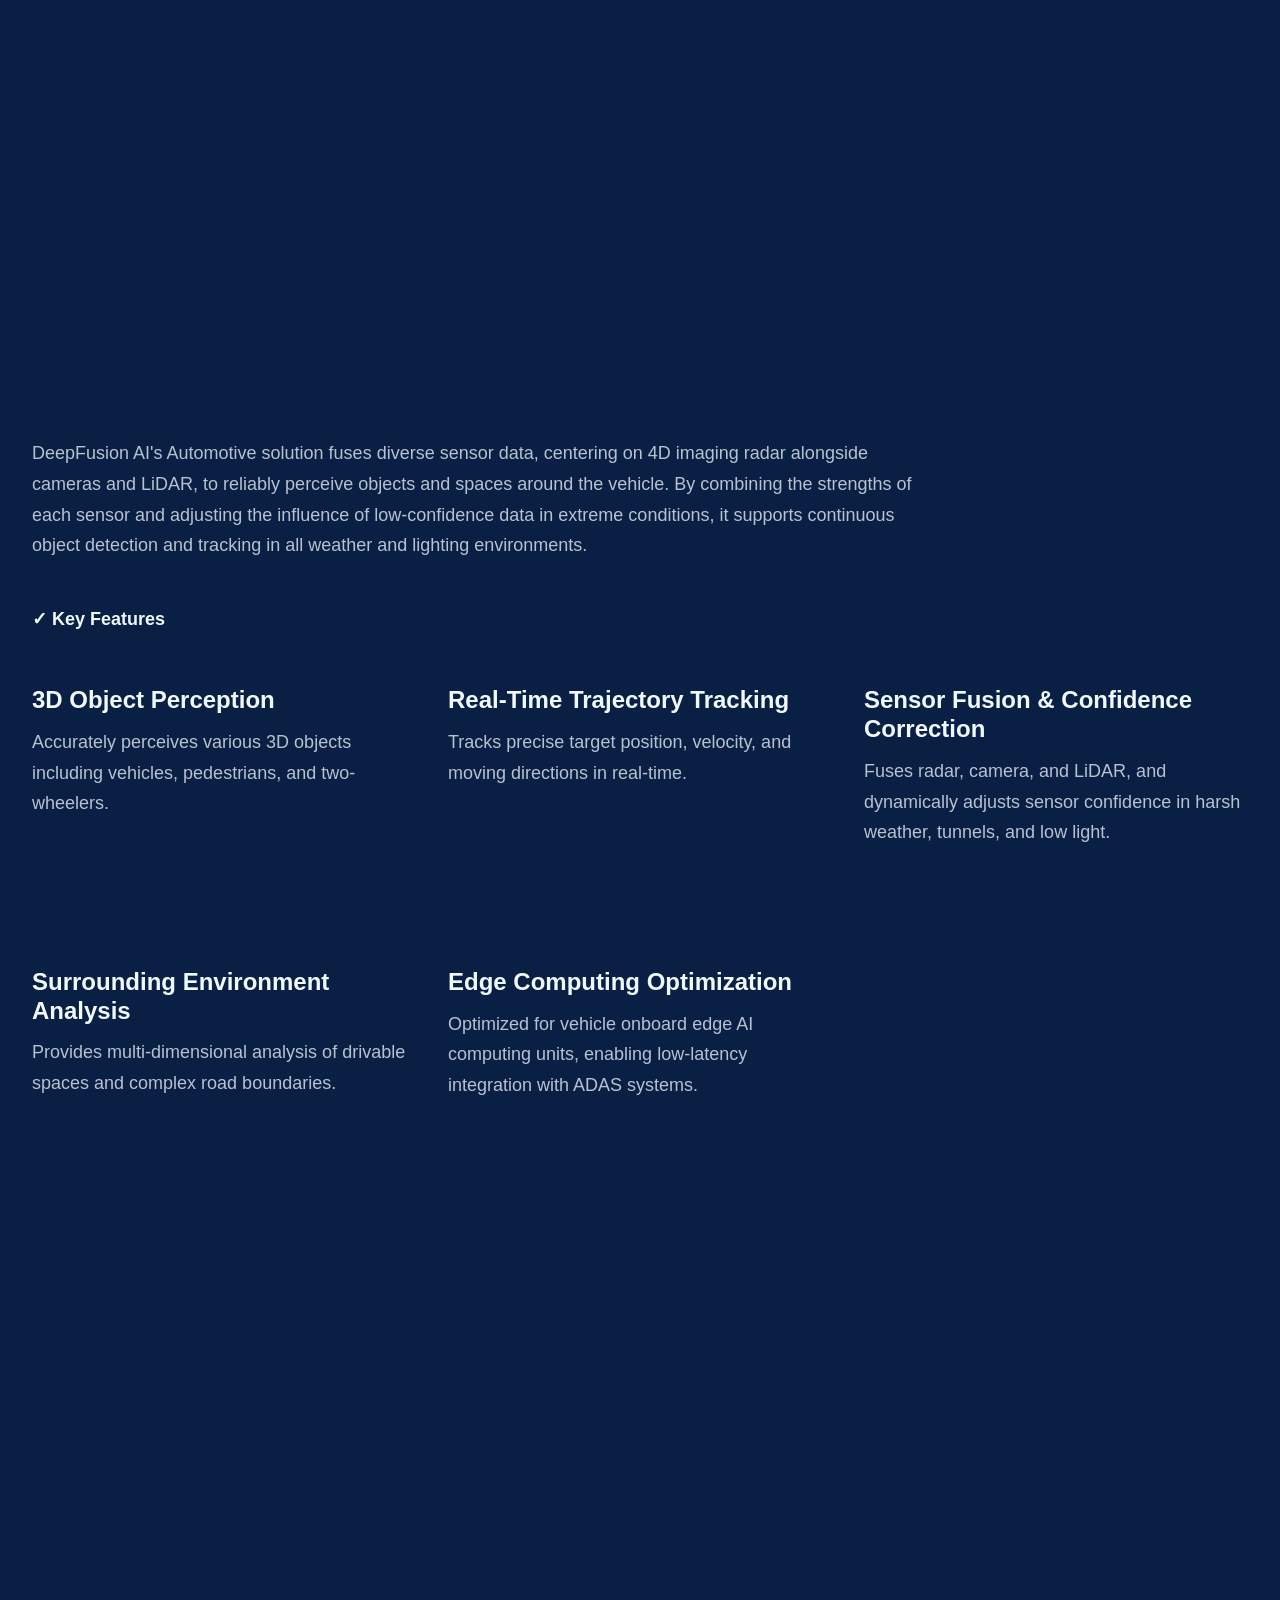
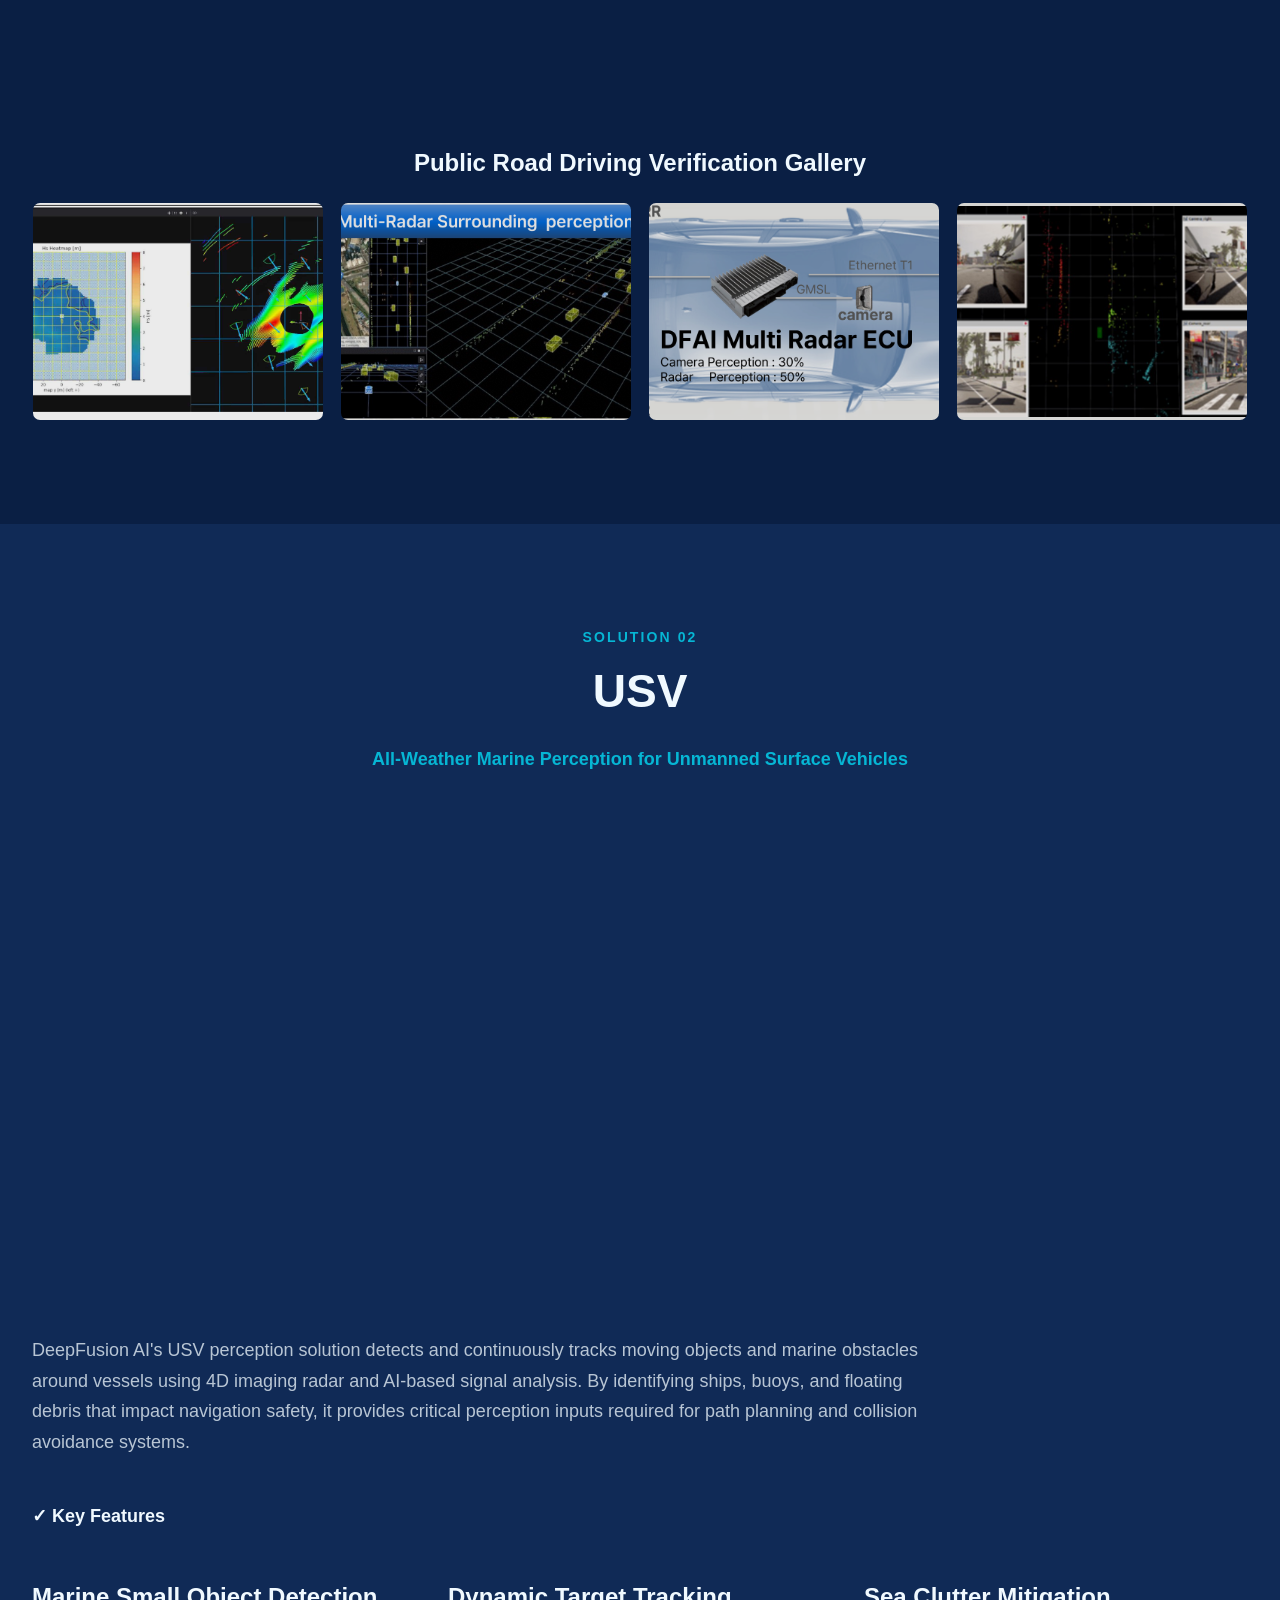
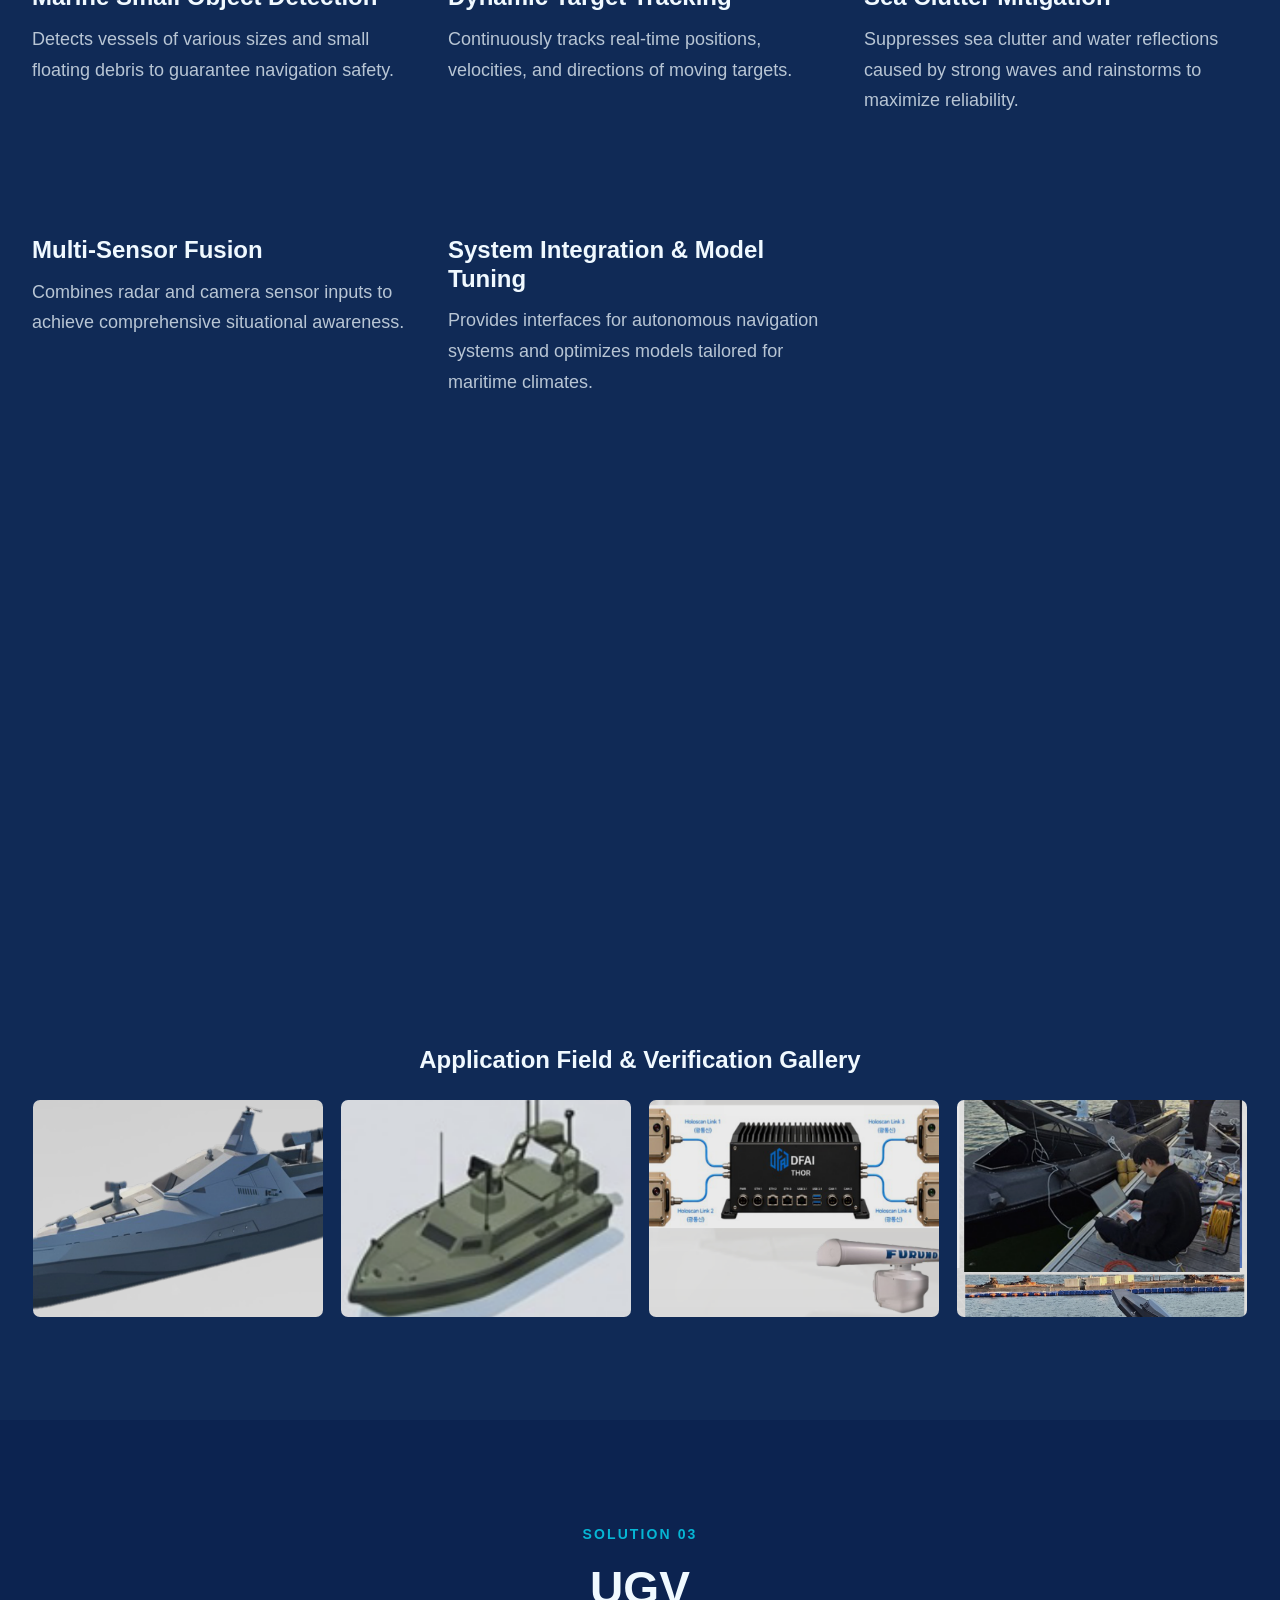
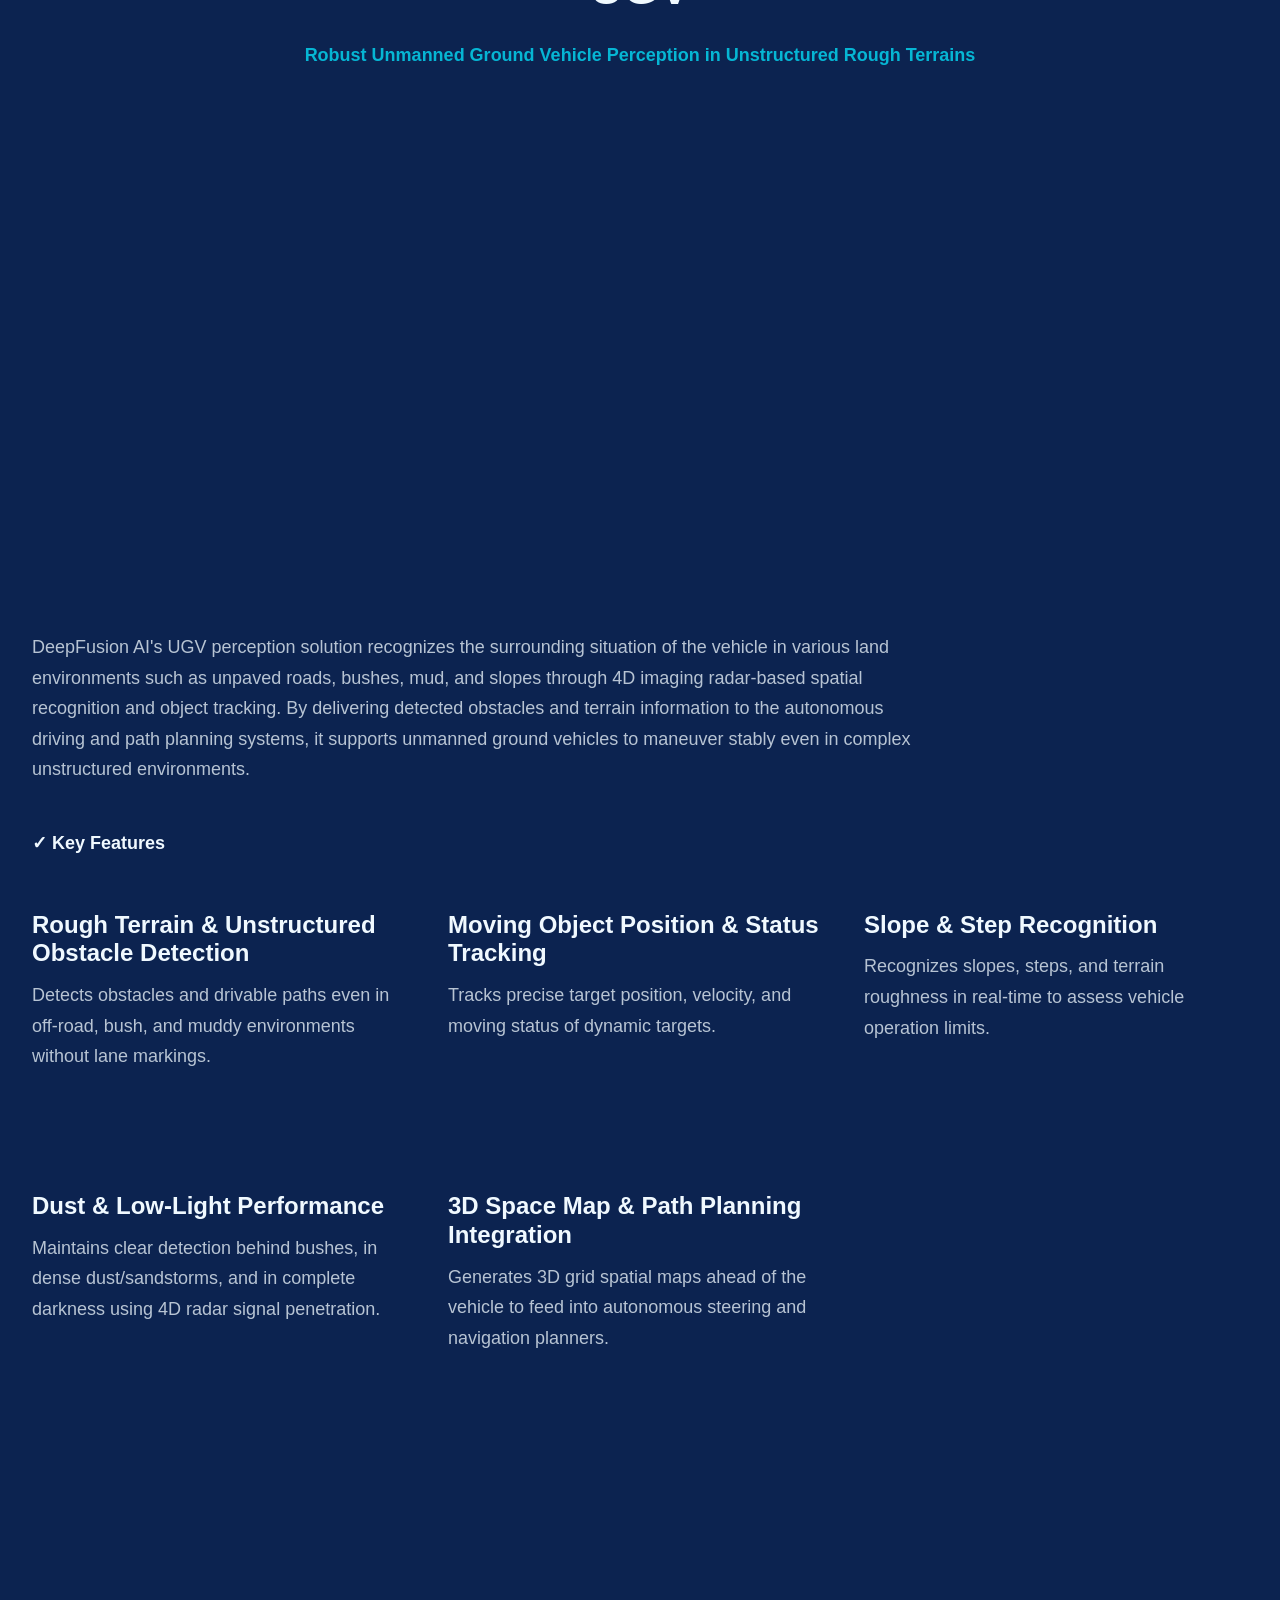
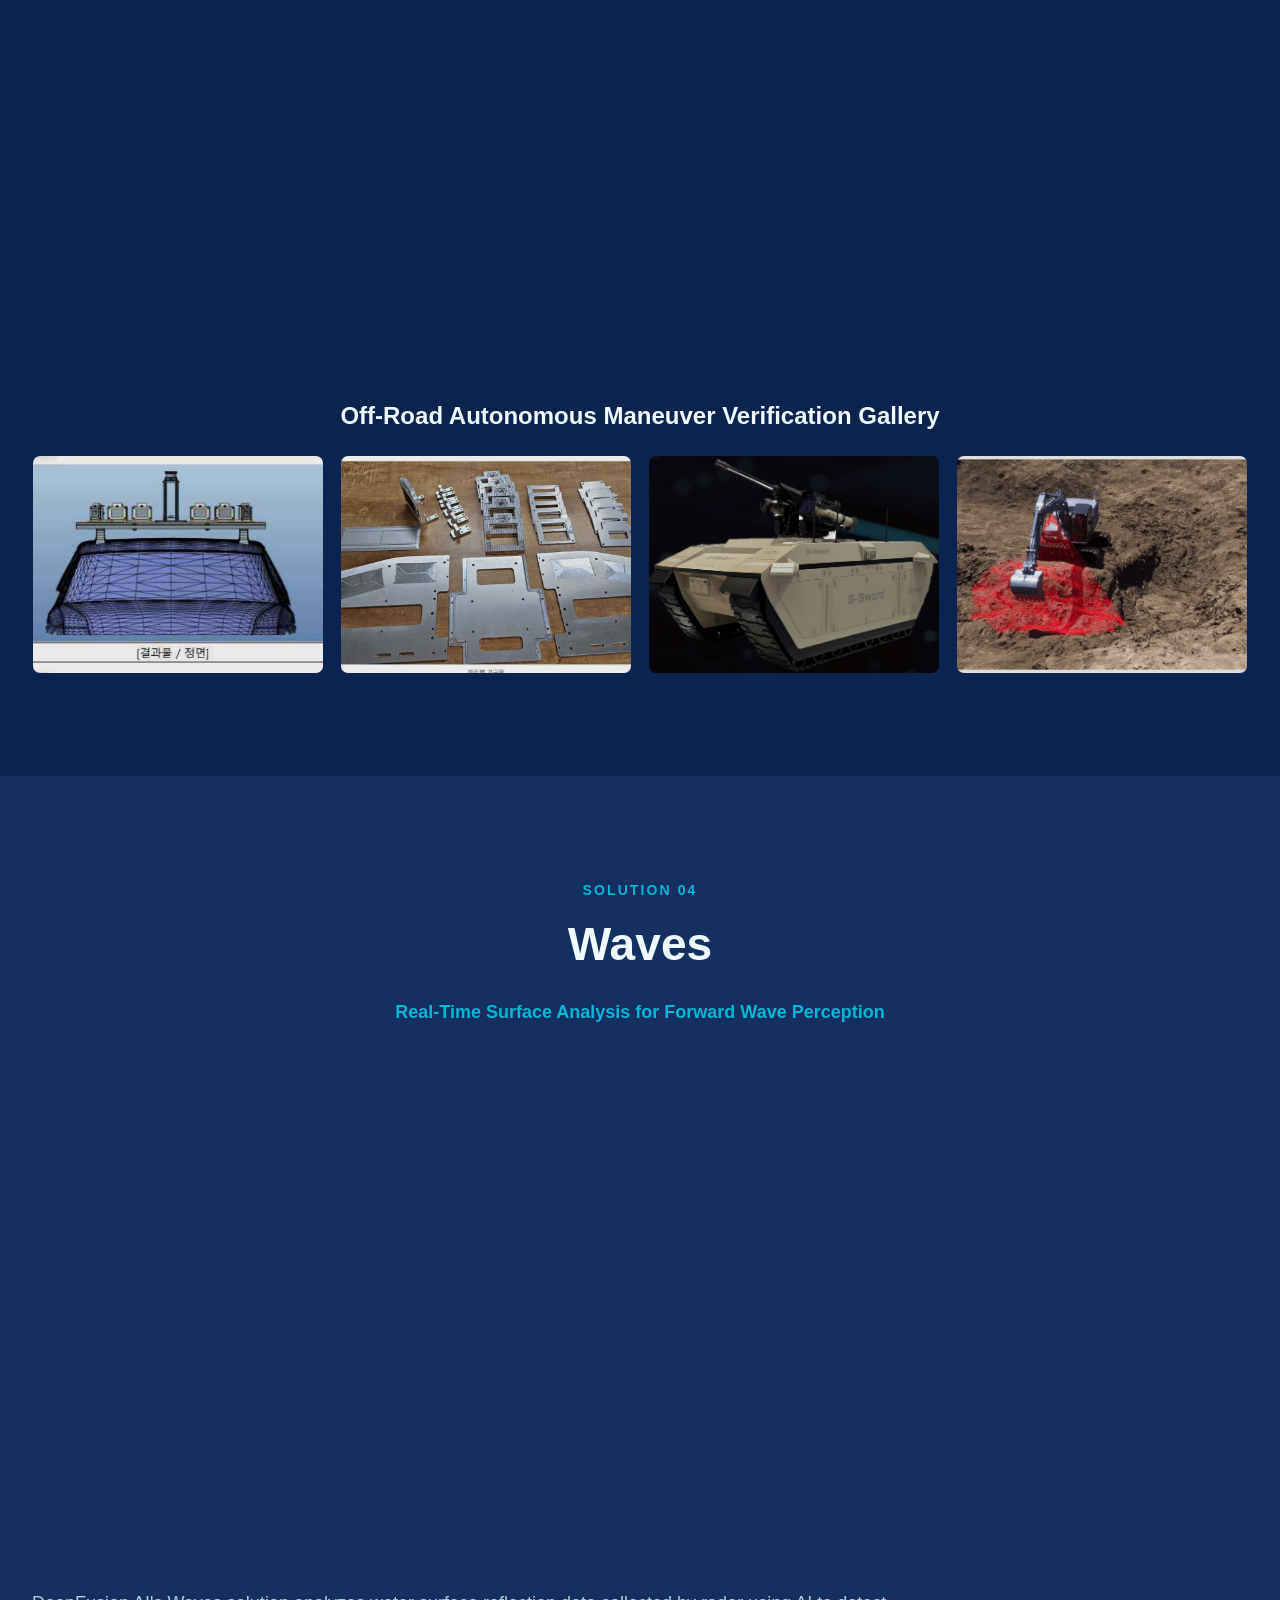
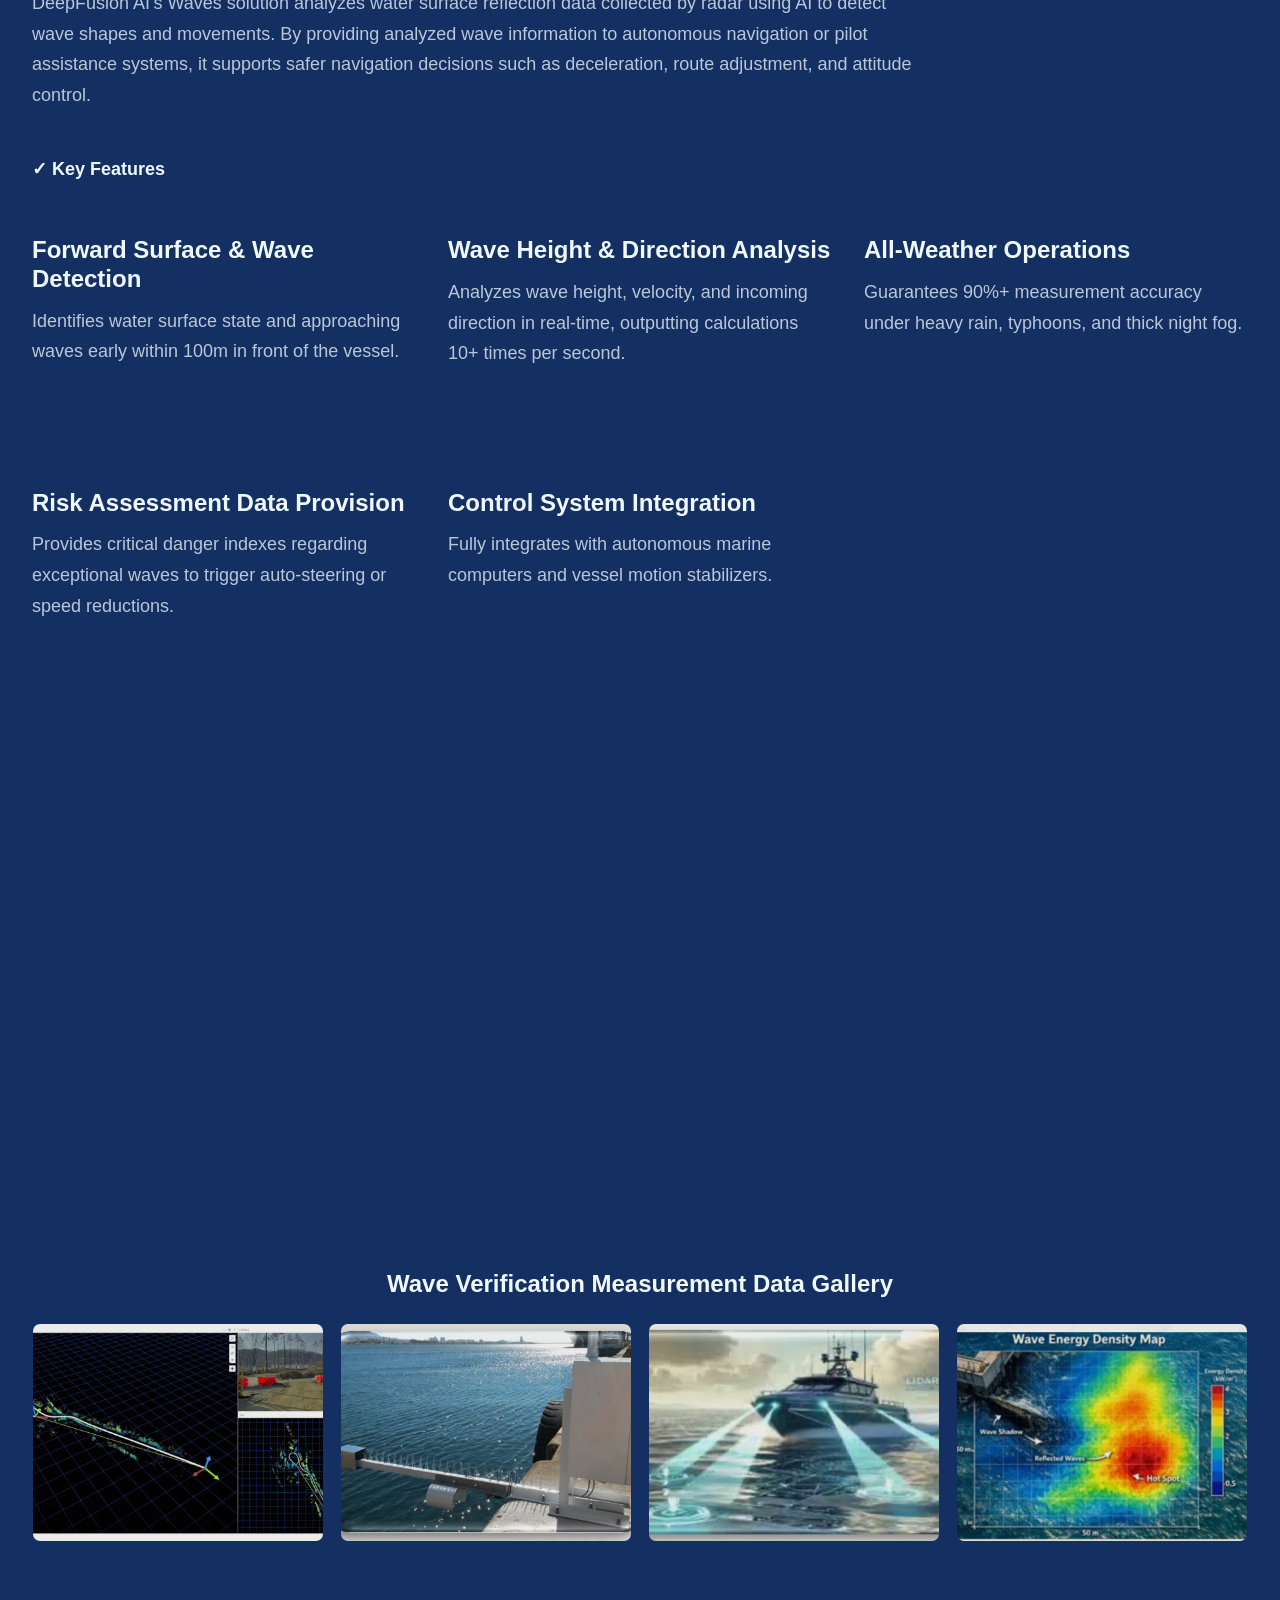
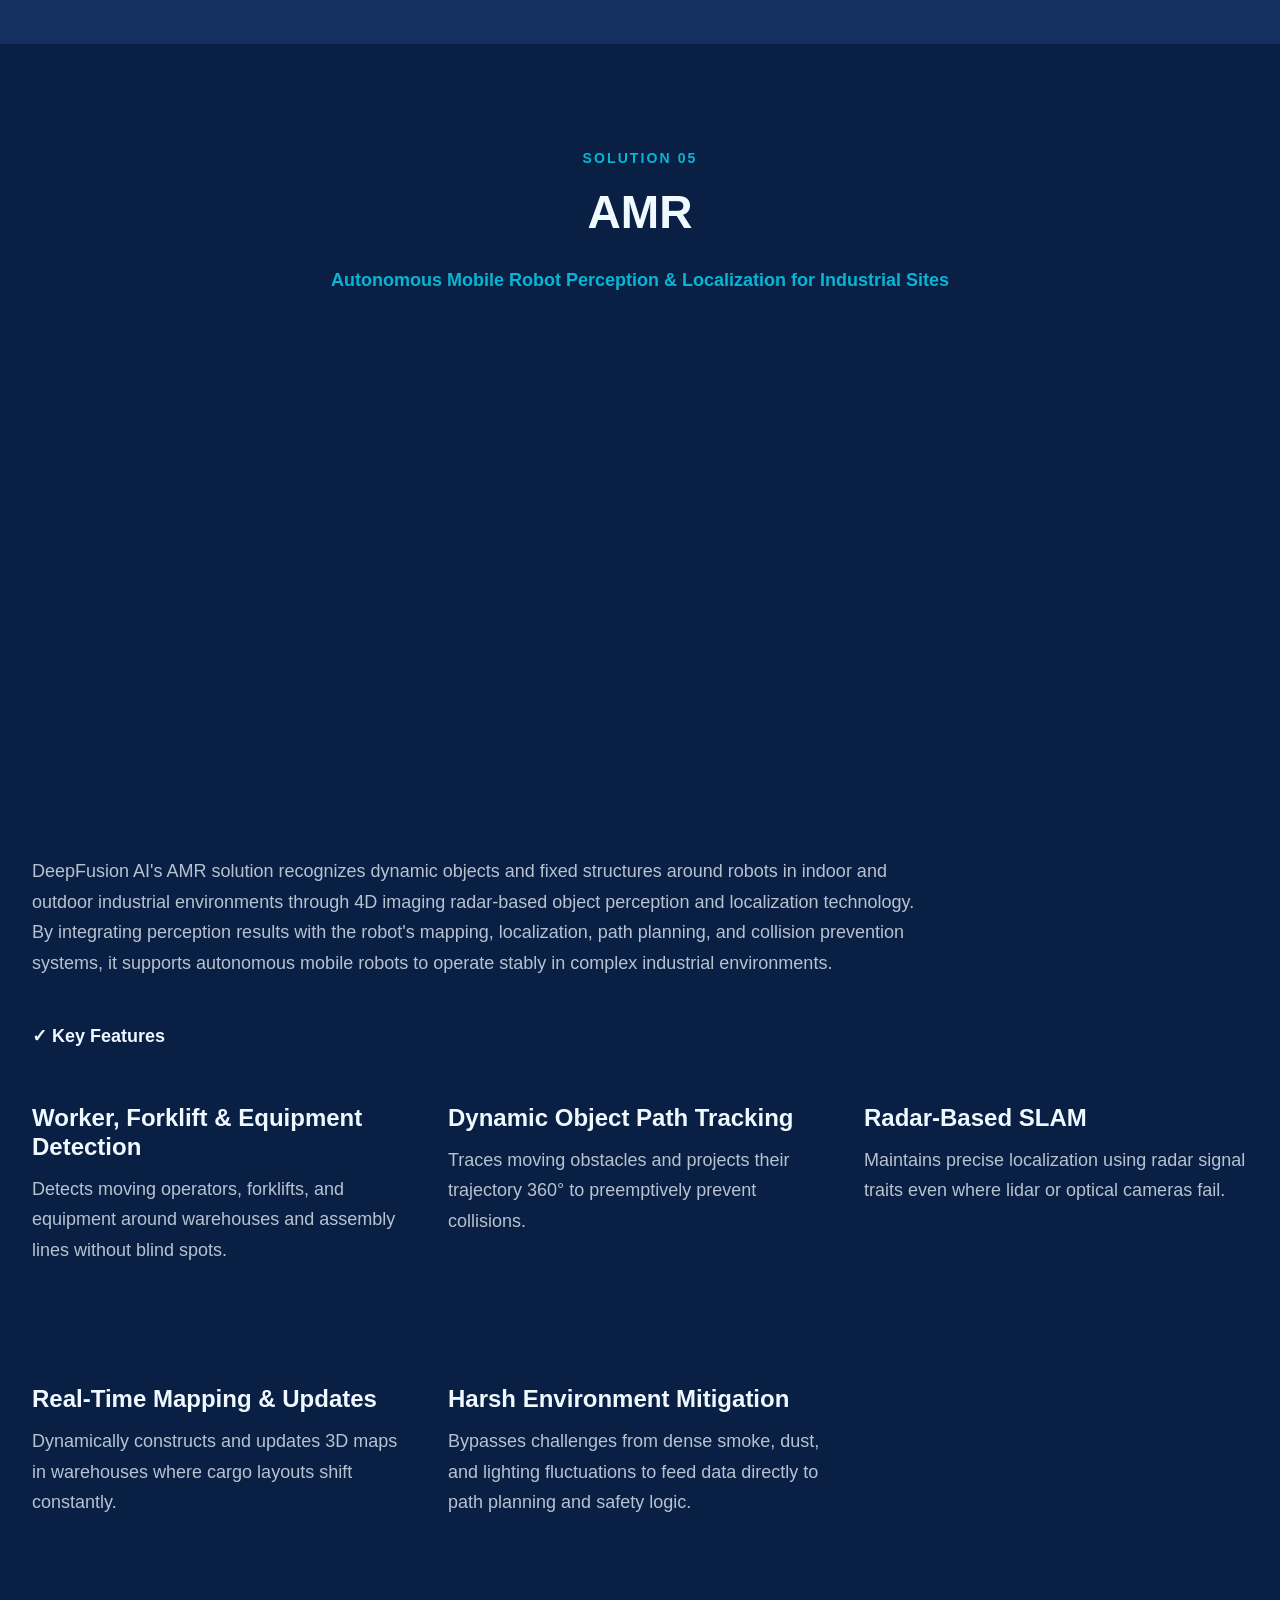
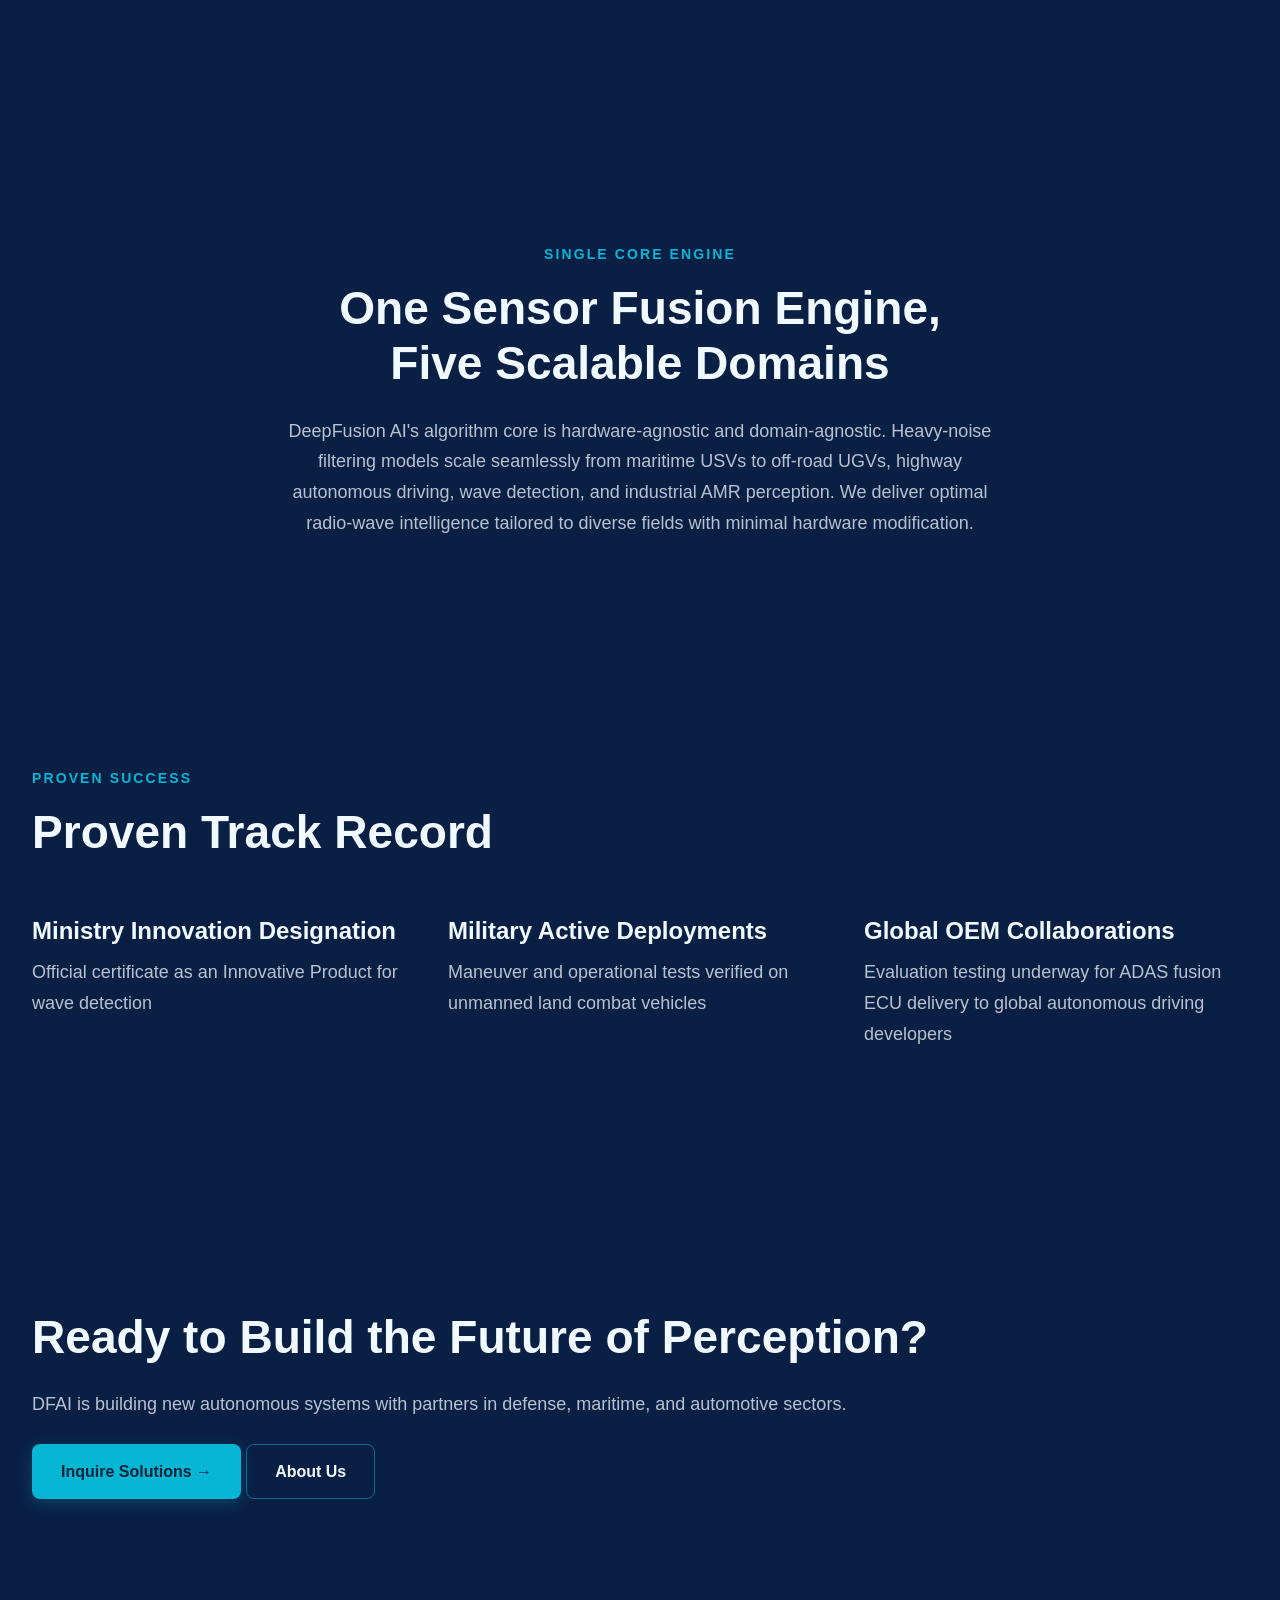
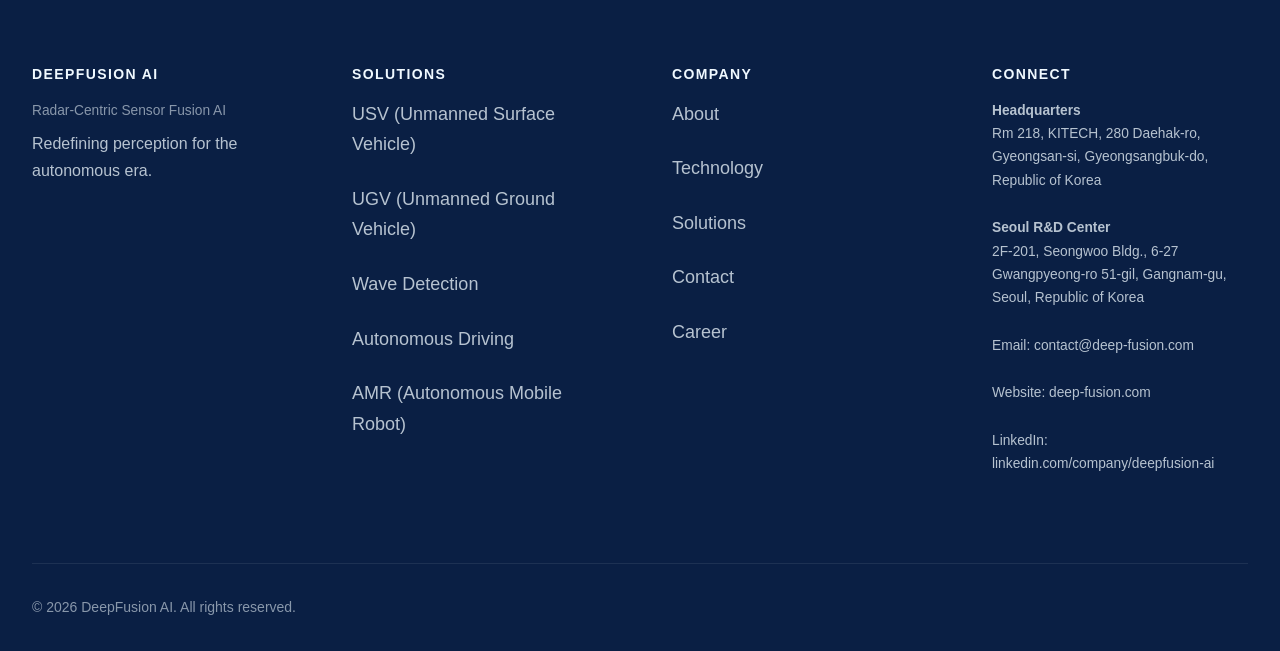
<file: en/solutions.html>
<!DOCTYPE html>
<html lang="en">
<head>
  <meta charset="UTF-8">
  <meta name="viewport" content="width=device-width, initial-scale=1.0">
  <title data-i18n="solutions.meta.title">Solutions | DeepFusion AI — Domains</title>
  <meta name="description" content="Customized 4D imaging radar deep learning solutions for USV, UGV, Wave, Automotive, and AMR.">
  
  <link rel="stylesheet" href="../assets/css/variables.css">
  <link rel="stylesheet" href="../assets/css/reset.css">
  <link rel="stylesheet" href="../assets/css/base.css">
  <link rel="stylesheet" href="../assets/css/components.css">
  <link rel="stylesheet" href="../assets/css/animations.css">
  <link rel="stylesheet" href="../assets/css/solutions.css">
  <!-- Multilingual SEO -->
  <link rel="alternate" hreflang="ko" href="https://www.deep-fusion.com/solutions.html">
  <link rel="alternate" hreflang="en" href="https://www.deep-fusion.com/en/solutions.html">
  <link rel="alternate" hreflang="x-default" href="https://www.deep-fusion.com/solutions.html">
</head>
<body>
  <!-- Header -->
  <header class="site-header" id="site-header">
    <div class="container header-container">
      <a href="index.html" class="logo" aria-label="DeepFusion AI Home">
        <img src="../assets/images/header_logo.png" alt="DeepFusion AI">
      </a>
      <button class="nav-toggle" aria-label="Open/Close Menu" aria-expanded="false" aria-controls="main-nav">
        <span></span>
        <span></span>
        <span></span>
      </button>
      <nav class="main-nav" id="main-nav">
        <ul>
          <li><a href="solutions.html" class="nav-link nav-link--active">Solutions</a></li>
          <li><a href="index.html" class="nav-link">Home</a></li>
          <li><a href="technology.html" class="nav-link">Technology</a></li>
          <li><a href="about.html" class="nav-link">About</a></li>
          <li><a href="contact.html" class="nav-link">Contact</a></li>
          <li><a href="career.html" class="nav-link">Career</a></li>
        </ul>
        <div class="lang-switcher" role="group" aria-label="Language">
          <a href="solutions.html" class="lang-link active" aria-current="true">EN</a>
          <span class="lang-divider">|</span>
          <a href="../solutions.html" class="lang-link" hreflang="ko">KO</a>
        </div>
      </nav>
    </div>
  </header>

  <main>
    <!-- Section 1: Hero -->
    <section class="hero section--dark" aria-label="Solutions Intro">
      <div class="hero-bg" style="background-image: url('../assets/images/solutions/01_usv/IR_p20_img_01.png'); opacity: 0.25;"></div>
      <div class="hero-glow-orb hero-glow-orb--1" aria-hidden="true"></div>
      <div class="radar-scanline" aria-hidden="true"></div>
      <div class="container hero-container">
        <div class="hero-card reveal-on-scroll">
          <span class="eyebrow"><span class="pulse-dot" style="margin-left: 0; margin-right: 8px;" aria-hidden="true"></span>SOLUTIONS</span>
          <h1 class="hero-headline">One Engine,<br>Five Solutions.</h1>
          <p data-i18n="solutions.hero.p_text" class="hero-subheadline">One Engine, Five Solutions.</p>
          <p data-i18n="solutions.hero.p_text_2" class="hero-body">
            Deep Fusion AI's perception technology guarantees ultimate cognitive performance through 4D imaging radar-centric Sensor Fusion technology, even in challenging environments where conventional sensors fail—such as harsh weather, low-light conditions, and unstructured rough terrains.<br>
            We deliver tailored solutions optimized for the operational purposes of each field, ranging from automotive autonomous driving to unmanned surface vehicles (USVs), unmanned ground vehicles (UGVs), wave detection (Waves), and industrial autonomous mobile robots (AMRs).
          </p>
          <div class="hero-ctas">
            <a href="#solutions-overview" class="btn btn-primary">Explore Solutions &rarr;</a>
          </div>
        </div>
      </div>
    </section>

    <!-- Section 2: Solutions Overview -->
    <section class="solutions-overview-section section-padding section--mid" id="solutions-overview" aria-label="Solutions Directory">
      <div class="container">
        <span data-i18n="solutions.solutions-overview.span_text" class="eyebrow reveal-on-scroll">Overview</span>
        <h2 data-i18n="solutions.solutions-overview.h2_title" class="reveal-on-scroll stagger-1">Five Customized Domain Solutions</h2>
        <div class="grid grid-5">
          <!-- Sol 1 Link: Automotive -->
          <a href="#solution-automotive" class="card solution-card-nav reveal-on-scroll stagger-1">
            <h3>Automotive</h3>
            <p>Radar-centric automotive perception for safer road environments</p>
          </a>
          <!-- Sol 2 Link: USV -->
          <a href="#solution-usv" class="card solution-card-nav reveal-on-scroll stagger-2">
            <h3>USV</h3>
            <p>All-weather marine perception for unmanned surface vehicles</p>
          </a>
          <!-- Sol 3 Link: UGV -->
          <a href="#solution-ugv" class="card solution-card-nav reveal-on-scroll stagger-3">
            <h3>UGV</h3>
            <p>Robust UGV perception in unstructured rough terrains</p>
          </a>
          <!-- Sol 4 Link: Waves -->
          <a href="#solution-wave" class="card solution-card-nav reveal-on-scroll stagger-4">
            <h3 data-i18n="solutions.solutions-overview.h3_title">Waves</h3>
            <p>Real-time surface analysis for forward wave perception</p>
          </a>
          <!-- Sol 5 Link: AMR -->
          <a href="#solution-amr" class="card solution-card-nav reveal-on-scroll stagger-5">
            <h3>AMR</h3>
            <p>Autonomous mobile robot perception & localization for industrial sites</p>
          </a>
        </div>
      </div>
    </section>

    <!-- Section 3: Solution 1 — Automotive -->
    <section class="solution-detail section-padding" id="solution-automotive" style="background-color: #0A1F44;" aria-label="Automotive Perception Solution">
      <div class="container">
        <div class="sol-header reveal-on-scroll">
          <span class="eyebrow">Solution 01</span>
          <h2>Automotive</h2>
          <p class="sol-subtitle" style="font-size: var(--fs-md); color: var(--accent-cyan); margin-top: var(--space-xs); font-weight: 600;">Radar-Centric Automotive Perception for Safer Road Environments</p>
        </div>
        
        <div class="sol-main-img reveal-on-scroll stagger-1">
          <video src="../assets/images/solutions/04_autonomous/Car_Autonomous_No gemini.mp4" autoplay loop muted playsinline></video>
        </div>

        <div class="sol-description reveal-on-scroll stagger-2" style="margin-bottom: var(--space-xl); color: var(--text-secondary); line-height: 1.7; max-width: 900px;">
          DeepFusion AI's Automotive solution fuses diverse sensor data, centering on 4D imaging radar alongside cameras and LiDAR, to reliably perceive objects and spaces around the vehicle. By combining the strengths of each sensor and adjusting the influence of low-confidence data in extreme conditions, it supports continuous object detection and tracking in all weather and lighting environments.
        </div>

        <h3 class="reveal-on-scroll stagger-2" style="font-size: var(--fs-md); color: var(--text-primary); margin-bottom: var(--space-md);">✓ Key Features</h3>
        <div class="grid grid-3 sol-features">
          <div class="card">
            <h3>3D Object Perception</h3>
            <p>Accurately perceives various 3D objects including vehicles, pedestrians, and two-wheelers.</p>
          </div>
          <div class="card">
            <h3>Real-Time Trajectory Tracking</h3>
            <p>Tracks precise target position, velocity, and moving directions in real-time.</p>
          </div>
          <div class="card">
            <h3>Sensor Fusion & Confidence Correction</h3>
            <p>Fuses radar, camera, and LiDAR, and dynamically adjusts sensor confidence in harsh weather, tunnels, and low light.</p>
          </div>
          <div class="card">
            <h3>Surrounding Environment Analysis</h3>
            <p>Provides multi-dimensional analysis of drivable spaces and complex road boundaries.</p>
          </div>
          <div class="card">
            <h3>Edge Computing Optimization</h3>
            <p>Optimized for vehicle onboard edge AI computing units, enabling low-latency integration with ADAS systems.</p>
          </div>
        </div>

        <div class="sol-main-img reveal-on-scroll" style="margin-bottom: var(--space-xl);">
          <video src="../assets/images/home/RAPA-R.mp4" autoplay loop muted playsinline></video>
        </div>

        <div class="sol-gallery reveal-on-scroll">
          <h3 data-i18n="solutions.solution-autonomous.h3_title_4">Public Road Driving Verification Gallery</h3>
          <div class="gallery-4-grid">
            <img src="../assets/images/solutions/04_autonomous/GOV_p27_img_01.png" alt="Real road autonomous driving view" loading="lazy">
            <img src="../assets/images/solutions/04_autonomous/IR_p19_img_01.png" alt="Sensor early fusion point" loading="lazy">
            <img src="../assets/images/solutions/04_autonomous/IR_p38_img_03.png" alt="Vehicle mounting layout" loading="lazy">
            <img src="../assets/images/solutions/04_autonomous/IR_p38_img_05.png" alt="Vehicle ECU embedded module" loading="lazy">
          </div>
        </div>
      </div>
    </section>

    <!-- Section 4: Solution 2 — USV -->
    <section class="solution-detail section-padding" id="solution-usv" style="background-color: #102A56;" aria-label="USV Perception Solution">
      <div class="container">
        <div class="sol-header reveal-on-scroll">
          <span class="eyebrow">Solution 02</span>
          <h2>USV</h2>
          <p class="sol-subtitle" style="font-size: var(--fs-md); color: var(--accent-cyan); margin-top: var(--space-xs); font-weight: 600;">All-Weather Marine Perception for Unmanned Surface Vehicles</p>
        </div>
        
        <div class="sol-main-img reveal-on-scroll stagger-1">
          <video src="../assets/images/solutions/01_usv/USV_Final.mp4" autoplay loop muted playsinline></video>
        </div>

        <div class="sol-description reveal-on-scroll stagger-2" style="margin-bottom: var(--space-xl); color: var(--text-secondary); line-height: 1.7; max-width: 900px;">
          DeepFusion AI's USV perception solution detects and continuously tracks moving objects and marine obstacles around vessels using 4D imaging radar and AI-based signal analysis. By identifying ships, buoys, and floating debris that impact navigation safety, it provides critical perception inputs required for path planning and collision avoidance systems.
        </div>

        <h3 class="reveal-on-scroll stagger-2" style="font-size: var(--fs-md); color: var(--text-primary); margin-bottom: var(--space-md);">✓ Key Features</h3>
        <div class="grid grid-3 sol-features">
          <div class="card">
            <h3>Marine Small Object Detection</h3>
            <p>Detects vessels of various sizes and small floating debris to guarantee navigation safety.</p>
          </div>
          <div class="card">
            <h3>Dynamic Target Tracking</h3>
            <p>Continuously tracks real-time positions, velocities, and directions of moving targets.</p>
          </div>
          <div class="card">
            <h3>Sea Clutter Mitigation</h3>
            <p>Suppresses sea clutter and water reflections caused by strong waves and rainstorms to maximize reliability.</p>
          </div>
          <div class="card">
            <h3>Multi-Sensor Fusion</h3>
            <p>Combines radar and camera sensor inputs to achieve comprehensive situational awareness.</p>
          </div>
          <div class="card">
            <h3>System Integration & Model Tuning</h3>
            <p>Provides interfaces for autonomous navigation systems and optimizes models tailored for maritime climates.</p>
          </div>
        </div>

        <div class="sol-main-img reveal-on-scroll" style="margin-bottom: var(--space-xl);">
          <video src="../assets/images/solutions/01_usv/usv_detection.mp4" autoplay loop muted playsinline></video>
        </div>

        <div class="sol-gallery reveal-on-scroll">
          <h3 data-i18n="solutions.solution-usv.h3_title_4">Application Field & Verification Gallery</h3>
          <div class="gallery-4-grid">
            <img src="../assets/images/solutions/01_usv/IR_p06_img_05.png" alt="USV mounted module" loading="lazy">
            <img src="../assets/images/solutions/01_usv/IR_p09_img_03.png" alt="Marine target identification screen" loading="lazy">
            <img src="../assets/images/solutions/01_usv/IR_p22_img_03.png" alt="Real ship shore verification" loading="lazy">
            <img src="../assets/images/solutions/01_usv/IR_p30_img_01.png" alt="Radar raw data analysis" loading="lazy">
          </div>
        </div>
      </div>
    </section>

    <!-- Section 5: Solution 3 — UGV -->
    <section class="solution-detail section-padding" id="solution-ugv" style="background-color: #0C2350;" aria-label="Unmanned Ground Vehicle Solution">
      <div class="container">
        <div class="sol-header reveal-on-scroll">
          <span class="eyebrow">Solution 03</span>
          <h2>UGV</h2>
          <p class="sol-subtitle" style="font-size: var(--fs-md); color: var(--accent-cyan); margin-top: var(--space-xs); font-weight: 600;">Robust Unmanned Ground Vehicle Perception in Unstructured Rough Terrains</p>
        </div>
        
        <div class="sol-main-img reveal-on-scroll stagger-1">
          <video src="../assets/images/solutions/02_ugv/ugv_final.mp4" autoplay loop muted playsinline></video>
        </div>

        <div class="sol-description reveal-on-scroll stagger-2" style="margin-bottom: var(--space-xl); color: var(--text-secondary); line-height: 1.7; max-width: 900px;">
          DeepFusion AI's UGV perception solution recognizes the surrounding situation of the vehicle in various land environments such as unpaved roads, bushes, mud, and slopes through 4D imaging radar-based spatial recognition and object tracking. By delivering detected obstacles and terrain information to the autonomous driving and path planning systems, it supports unmanned ground vehicles to maneuver stably even in complex unstructured environments.
        </div>

        <h3 class="reveal-on-scroll stagger-2" style="font-size: var(--fs-md); color: var(--text-primary); margin-bottom: var(--space-md);">✓ Key Features</h3>
        <div class="grid grid-3 sol-features">
          <div class="card">
            <h3>Rough Terrain & Unstructured Obstacle Detection</h3>
            <p>Detects obstacles and drivable paths even in off-road, bush, and muddy environments without lane markings.</p>
          </div>
          <div class="card">
            <h3>Moving Object Position & Status Tracking</h3>
            <p>Tracks precise target position, velocity, and moving status of dynamic targets.</p>
          </div>
          <div class="card">
            <h3>Slope & Step Recognition</h3>
            <p>Recognizes slopes, steps, and terrain roughness in real-time to assess vehicle operation limits.</p>
          </div>
          <div class="card">
            <h3>Dust & Low-Light Performance</h3>
            <p>Maintains clear detection behind bushes, in dense dust/sandstorms, and in complete darkness using 4D radar signal penetration.</p>
          </div>
          <div class="card">
            <h3>3D Space Map & Path Planning Integration</h3>
            <p>Generates 3D grid spatial maps ahead of the vehicle to feed into autonomous steering and navigation planners.</p>
          </div>
        </div>

        <div class="sol-main-img reveal-on-scroll" style="margin-bottom: var(--space-xl);">
          <video src="../assets/images/solutions/02_ugv/scenario_1.mp4" autoplay loop muted playsinline></video>
        </div>

        <div class="sol-gallery reveal-on-scroll">
          <h3 data-i18n="solutions.solution-ugv.h3_title_4">Off-Road Autonomous Maneuver Verification Gallery</h3>
          <div class="gallery-4-grid">
            <img src="../assets/images/solutions/02_ugv/GOV_p20_img_01.png" alt="Rough terrain obstacle mapping" loading="lazy">
            <img src="../assets/images/solutions/02_ugv/GOV_p20_img_02.png" alt="Concealed object penetration experiment" loading="lazy">
            <img src="../assets/images/solutions/02_ugv/IR_p16_img_04.png" alt="Armored vehicle mounted board" loading="lazy">
            <img src="../assets/images/solutions/02_ugv/IR_p32_img_05.png" alt="Off-road real-time maneuver" loading="lazy">
          </div>
        </div>
      </div>
    </section>

    <!-- Section 6: Solution 4 — Wave Detection -->
    <section class="solution-detail section-padding" id="solution-wave" style="background-color: #143063;" aria-label="Wave Detection Solution">
      <div class="container">
        <div class="sol-header reveal-on-scroll">
          <span class="eyebrow">Solution 04</span>
          <h2>Waves</h2>
          <p class="sol-subtitle" style="font-size: var(--fs-md); color: var(--accent-cyan); margin-top: var(--space-xs); font-weight: 600;">Real-Time Surface Analysis for Forward Wave Perception</p>
        </div>
        
        <div class="sol-main-img reveal-on-scroll stagger-1">
          <video src="../assets/images/solutions/03_wave/Wave_video_No_gemini.mp4" autoplay loop muted playsinline></video>
        </div>

        <div class="sol-description reveal-on-scroll stagger-2" style="margin-bottom: var(--space-xl); color: var(--text-secondary); line-height: 1.7; max-width: 900px;">
          DeepFusion AI's Waves solution analyzes water surface reflection data collected by radar using AI to detect wave shapes and movements. By providing analyzed wave information to autonomous navigation or pilot assistance systems, it supports safer navigation decisions such as deceleration, route adjustment, and attitude control.
        </div>

        <h3 class="reveal-on-scroll stagger-2" style="font-size: var(--fs-md); color: var(--text-primary); margin-bottom: var(--space-md);">✓ Key Features</h3>
        <div class="grid grid-3 sol-features">
          <div class="card">
            <h3>Forward Surface & Wave Detection</h3>
            <p>Identifies water surface state and approaching waves early within 100m in front of the vessel.</p>
          </div>
          <div class="card">
            <h3>Wave Height & Direction Analysis</h3>
            <p>Analyzes wave height, velocity, and incoming direction in real-time, outputting calculations 10+ times per second.</p>
          </div>
          <div class="card">
            <h3>All-Weather Operations</h3>
            <p>Guarantees 90%+ measurement accuracy under heavy rain, typhoons, and thick night fog.</p>
          </div>
          <div class="card">
            <h3>Risk Assessment Data Provision</h3>
            <p>Provides critical danger indexes regarding exceptional waves to trigger auto-steering or speed reductions.</p>
          </div>
          <div class="card">
            <h3>Control System Integration</h3>
            <p>Fully integrates with autonomous marine computers and vessel motion stabilizers.</p>
          </div>
        </div>

        <div class="sol-main-img reveal-on-scroll" style="margin-bottom: var(--space-xl);">
          <video src="../assets/images/solutions/03_wave/wave_new_lignex1.mp4" autoplay loop muted playsinline></video>
        </div>

        <div class="sol-gallery reveal-on-scroll">
          <h3 data-i18n="solutions.solution-wave.h3_title_4">Wave Verification Measurement Data Gallery</h3>
          <div class="gallery-4-grid">
            <img src="../assets/images/solutions/03_wave/GOV_p22_img_03.png" alt="Wave reflection data modeling" loading="lazy">
            <img src="../assets/images/solutions/03_wave/IR_p23_img_04.png" alt="Vessel maneuver wave link analysis" loading="lazy">
            <img src="../assets/images/solutions/03_wave/IR_p23_img_10.png" alt="Frequency beam analysis screen" loading="lazy">
            <img src="../assets/images/solutions/03_wave/IR_p23_img_11.png" alt="Wave height simulation data" loading="lazy">
          </div>
        </div>
      </div>
    </section>

    <!-- Section 6-2: Solution 5 — AMR -->
    <section class="solution-detail section-padding" id="solution-amr" style="background-color: #0A1F44;" aria-label="AMR Solution">
      <div class="container">
        <div class="sol-header reveal-on-scroll">
          <span class="eyebrow">Solution 05</span>
          <h2>AMR</h2>
          <p class="sol-subtitle" style="font-size: var(--fs-md); color: var(--accent-cyan); margin-top: var(--space-xs); font-weight: 600;">Autonomous Mobile Robot Perception & Localization for Industrial Sites</p>
        </div>
        
        <div class="sol-main-img reveal-on-scroll stagger-1">
          <video src="../assets/images/solutions/05_amr/amr_video.mp4" autoplay loop muted playsinline></video>
        </div>

        <div class="sol-description reveal-on-scroll stagger-2" style="margin-bottom: var(--space-xl); color: var(--text-secondary); line-height: 1.7; max-width: 900px;">
          DeepFusion AI's AMR solution recognizes dynamic objects and fixed structures around robots in indoor and outdoor industrial environments through 4D imaging radar-based object perception and localization technology. By integrating perception results with the robot's mapping, localization, path planning, and collision prevention systems, it supports autonomous mobile robots to operate stably in complex industrial environments.
        </div>

        <h3 class="reveal-on-scroll stagger-2" style="font-size: var(--fs-md); color: var(--text-primary); margin-bottom: var(--space-md);">✓ Key Features</h3>
        <div class="grid grid-3 sol-features">
          <div class="card">
            <h3>Worker, Forklift & Equipment Detection</h3>
            <p>Detects moving operators, forklifts, and equipment around warehouses and assembly lines without blind spots.</p>
          </div>
          <div class="card">
            <h3>Dynamic Object Path Tracking</h3>
            <p>Traces moving obstacles and projects their trajectory 360° to preemptively prevent collisions.</p>
          </div>
          <div class="card">
            <h3>Radar-Based SLAM</h3>
            <p>Maintains precise localization using radar signal traits even where lidar or optical cameras fail.</p>
          </div>
          <div class="card">
            <h3>Real-Time Mapping & Updates</h3>
            <p>Dynamically constructs and updates 3D maps in warehouses where cargo layouts shift constantly.</p>
          </div>
          <div class="card">
            <h3>Harsh Environment Mitigation</h3>
            <p>Bypasses challenges from dense smoke, dust, and lighting fluctuations to feed data directly to path planning and safety logic.</p>
          </div>
        </div>
      </div>
    </section>

    <!-- Section 7: One Engine, Five Solutions -->
    <section class="integration-message-section section-padding section--dark" aria-label="Unified Platform Message">
      <div class="container message-content reveal-on-scroll">
        <span data-i18n="solutions.integration-message.span_text" class="eyebrow">Single Core Engine</span>
        <h2>One Sensor Fusion Engine,<br>Five Scalable Domains</h2>
        <p data-i18n="solutions.integration-message.p_text" class="lead-p">
          DeepFusion AI's algorithm core is hardware-agnostic and domain-agnostic. Heavy-noise filtering models scale seamlessly from maritime USVs to off-road UGVs, highway autonomous driving, wave detection, and industrial AMR perception. We deliver optimal radio-wave intelligence tailored to diverse fields with minimal hardware modification.
        </p>
      </div>
    </section>

    <!-- Section 8: Recognition (Common) -->
    <section class="recognition-section section-padding section--mid" aria-label="Proven Success">
      <div class="container">
        <span data-i18n="solutions.recognition.span_text" class="eyebrow reveal-on-scroll">Proven Success</span>
        <h2 data-i18n="solutions.recognition.h2_title" class="reveal-on-scroll stagger-1">Proven Track Record</h2>
        <div class="grid grid-3">
          <div class="card reveal-on-scroll stagger-1">
            <h3 data-i18n="solutions.recognition.h3_title">Ministry Innovation Designation</h3>
            <p data-i18n="solutions.recognition.p_text">Official certificate as an Innovative Product for wave detection</p>
          </div>
          <div class="card reveal-on-scroll stagger-2">
            <h3 data-i18n="solutions.recognition.h3_title_2">Military Active Deployments</h3>
            <p data-i18n="solutions.recognition.p_text_2">Maneuver and operational tests verified on unmanned land combat vehicles</p>
          </div>
          <div class="card reveal-on-scroll stagger-3">
            <h3 data-i18n="solutions.recognition.h3_title_3">Global OEM Collaborations</h3>
            <p data-i18n="solutions.recognition.p_text_3">Evaluation testing underway for ADAS fusion ECU delivery to global autonomous driving developers</p>
          </div>
        </div>
      </div>
    </section>

    <!-- Section 9: Contact CTA -->
    <section class="contact-cta section-padding section--dark" aria-label="Inquiries">
      <div class="radial-glow" aria-hidden="true"></div>
      <div class="container contact-cta-content reveal-on-scroll">
        <h2>Ready to Build the Future of Perception?</h2>
        <p data-i18n="solutions.contact-cta.p_text">DFAI is building new autonomous systems with partners in defense, maritime, and automotive sectors.</p>
        <div class="contact-cta-buttons">
          <a href="contact.html#form" class="btn btn-primary" aria-label="Inquire Solutions">Inquire Solutions &rarr;</a>
          <a href="about.html" class="btn btn-secondary" aria-label="About Us">About Us</a>
        </div>
      </div>
    </section>
  </main>

  <!-- Footer -->
  <footer class="site-footer">
    <div class="container">
      <div class="footer-grid">
        <div class="footer-col">
          <h4>DeepFusion AI</h4>
          <p data-i18n="common.footer.p_text" style="font-size: var(--fs-xs); color: var(--text-muted); margin-bottom: var(--space-xs);">
            Radar-Centric Sensor Fusion AI
          </p>
          <p data-i18n="common.footer.p_text_2" style="font-size: var(--fs-sm); color: var(--text-secondary);">
            Redefining perception for the autonomous era.
          </p>
        </div>
        <div class="footer-col">
          <h4 data-i18n="common.footer.h4_title">Solutions</h4>
          <ul>
            <li><a href="solutions.html#usv" class="footer-link">USV (Unmanned Surface Vehicle)</a></li>
            <li><a href="solutions.html#ugv" class="footer-link">UGV (Unmanned Ground Vehicle)</a></li>
            <li><a href="solutions.html#wave" class="footer-link">Wave Detection</a></li>
            <li><a href="solutions.html#autonomous" class="footer-link">Autonomous Driving</a></li>
            <li><a href="solutions.html#amr" class="footer-link">AMR (Autonomous Mobile Robot)</a></li>
          </ul>
        </div>
        <div class="footer-col">
          <h4 data-i18n="common.footer.h4_title_2">Company</h4>
          <ul>
            <li><a href="about.html" class="footer-link">About</a></li>
            <li><a href="technology.html" class="footer-link">Technology</a></li>
            <li><a href="solutions.html" class="footer-link">Solutions</a></li>
            <li><a href="contact.html" class="footer-link">Contact</a></li>
            <li><a href="career.html" class="footer-link">Career</a></li>
          </ul>
        </div>
        <div class="footer-col">
          <h4 data-i18n="common.footer.h4_title_3">Connect</h4>
          <ul style="gap: var(--space-sm); font-size: var(--fs-xs); color: var(--text-secondary);">
            <li>
              <strong>Headquarters</strong><br>
              Rm 218, KITECH, 280 Daehak-ro, Gyeongsan-si, Gyeongsangbuk-do, Republic of Korea
            </li>
            <li>
              <strong>Seoul R&D Center</strong><br>
              2F-201, Seongwoo Bldg., 6-27 Gwangpyeong-ro 51-gil, Gangnam-gu, Seoul, Republic of Korea
            </li>
            <li style="margin-top: var(--space-xs);">
              Email: <a href="mailto:contact@deep-fusion.com" class="footer-link">contact@deep-fusion.com</a>
            </li>
            <li>
              Website: <a href="https://www.deep-fusion.com" class="footer-link">deep-fusion.com</a>
            </li>
            <li>
              LinkedIn: <a href="https://www.linkedin.com/company/deepfusion-ai/" class="footer-link">linkedin.com/company/deepfusion-ai</a>
            </li>
          </ul>
        </div>
      </div>
      <div class="footer-bottom">
        <div class="footer-bottom-copy">
          &copy; 2026 DeepFusion AI. All rights reserved.
        </div>
      </div>
    </div>
  </footer>

  <script src="../assets/js/main.js" defer></script>
  <script src="../assets/js/animations.js" defer></script>
  <script src="../assets/js/solutions.js" defer></script>
  <script>
    document.querySelectorAll('.lang-link').forEach(function(el) {
      el.addEventListener('click', function() {
        var isKo = el.textContent.trim() === 'KO';
        localStorage.setItem('dfai_lang_pref', isKo ? 'ko' : 'en');
      });
    });
  </script>
</body>
</html>
</file>
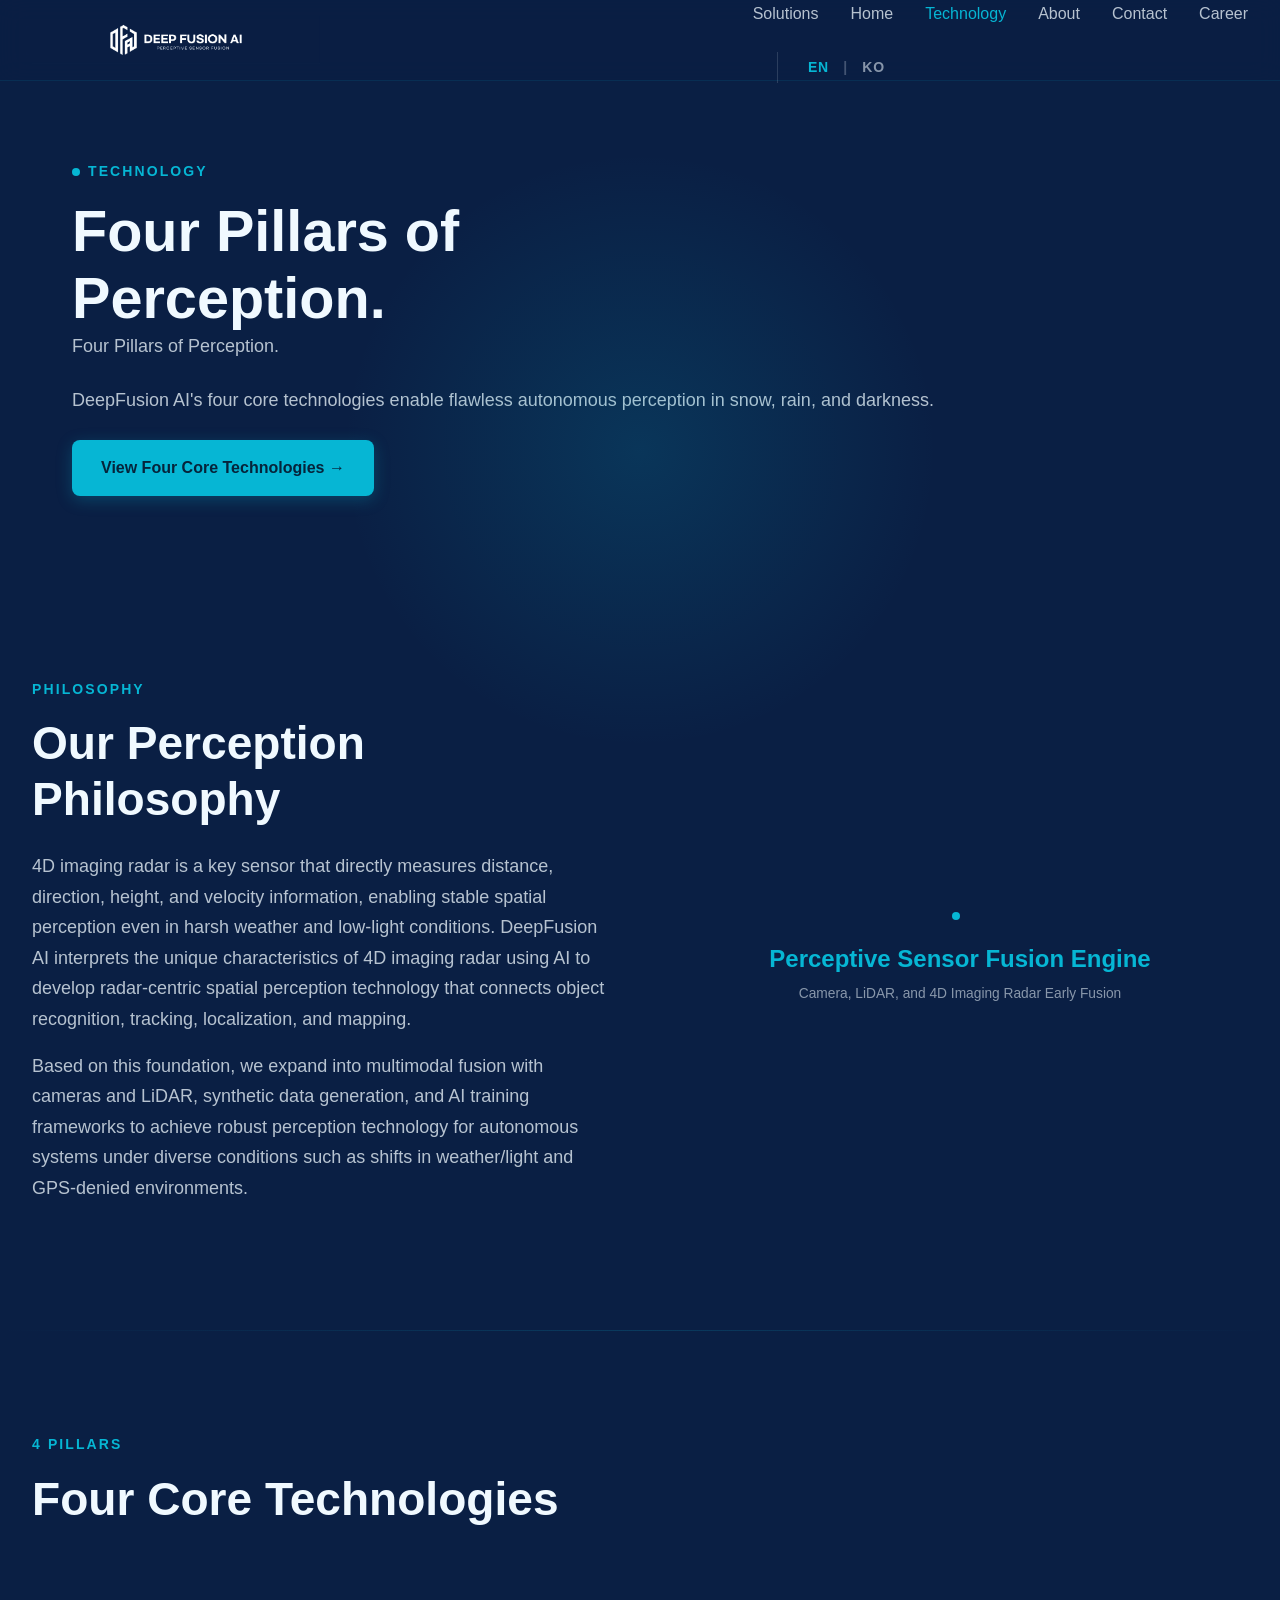
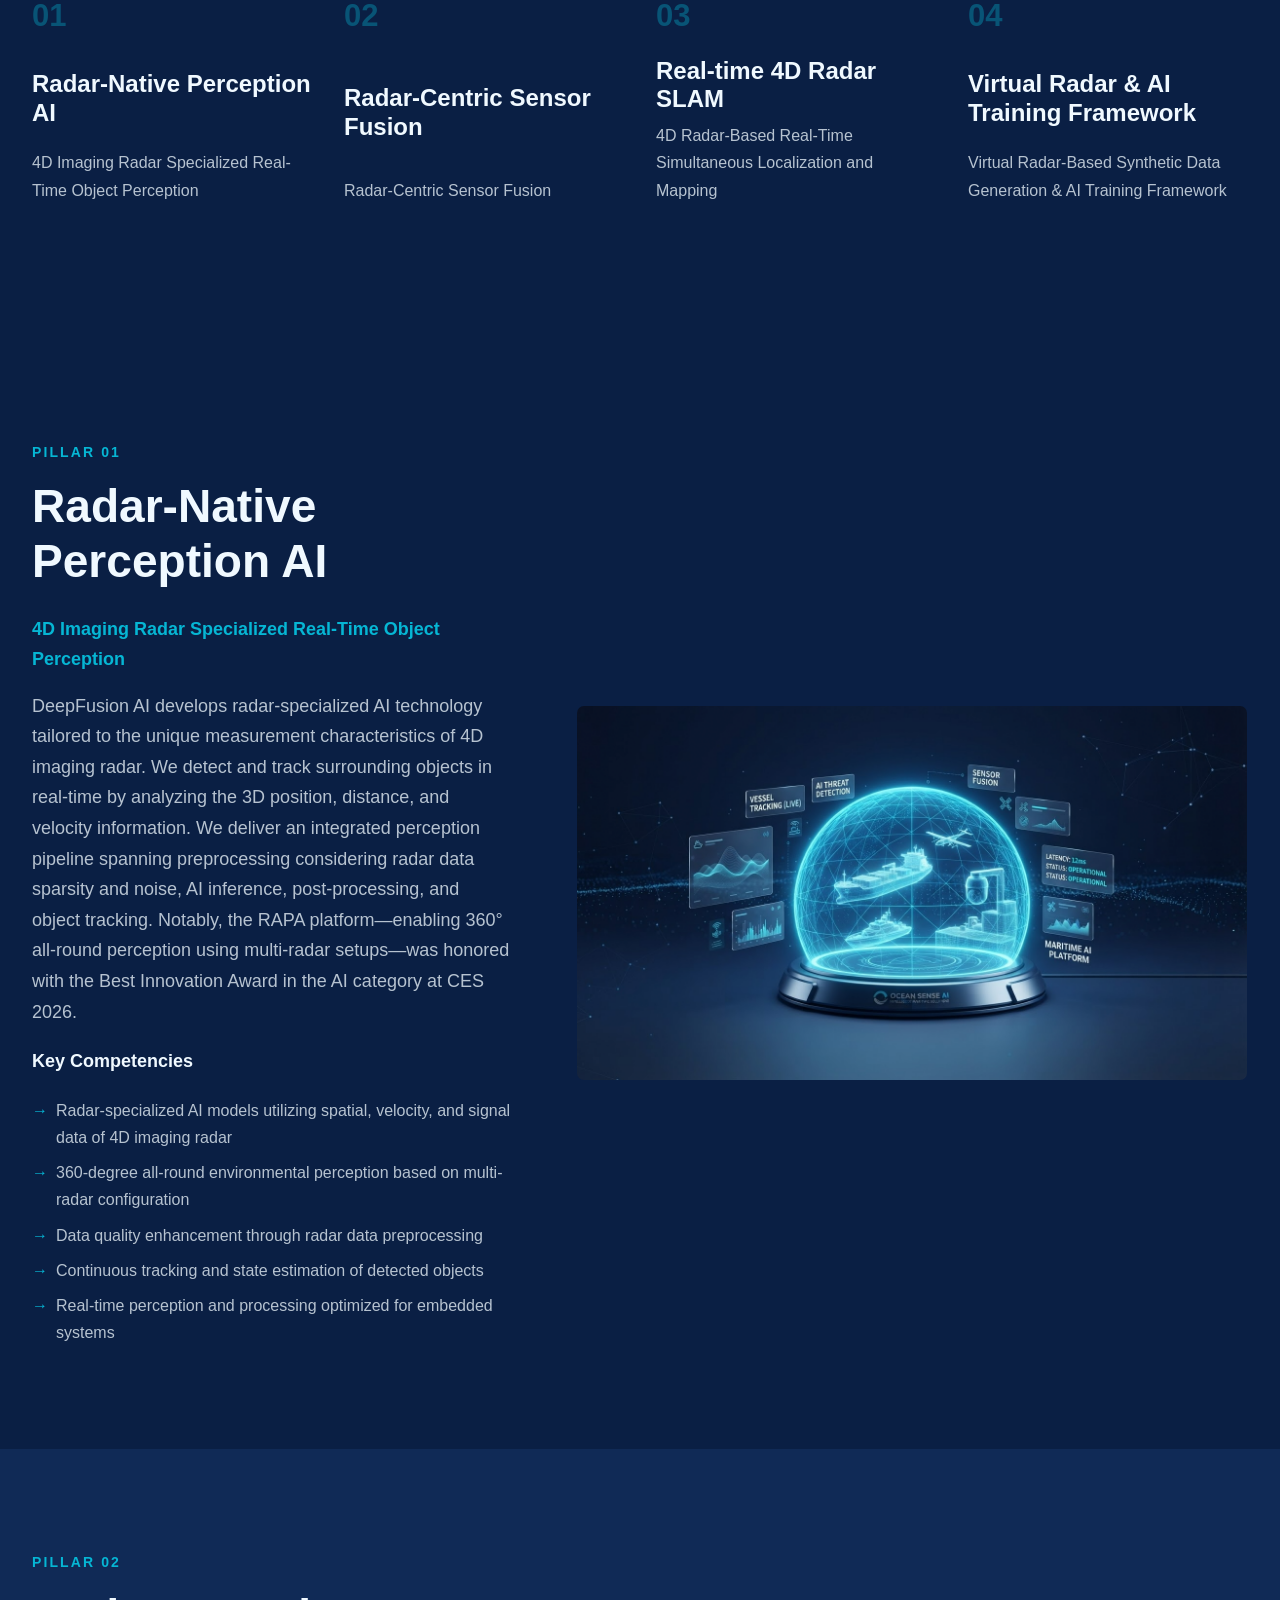
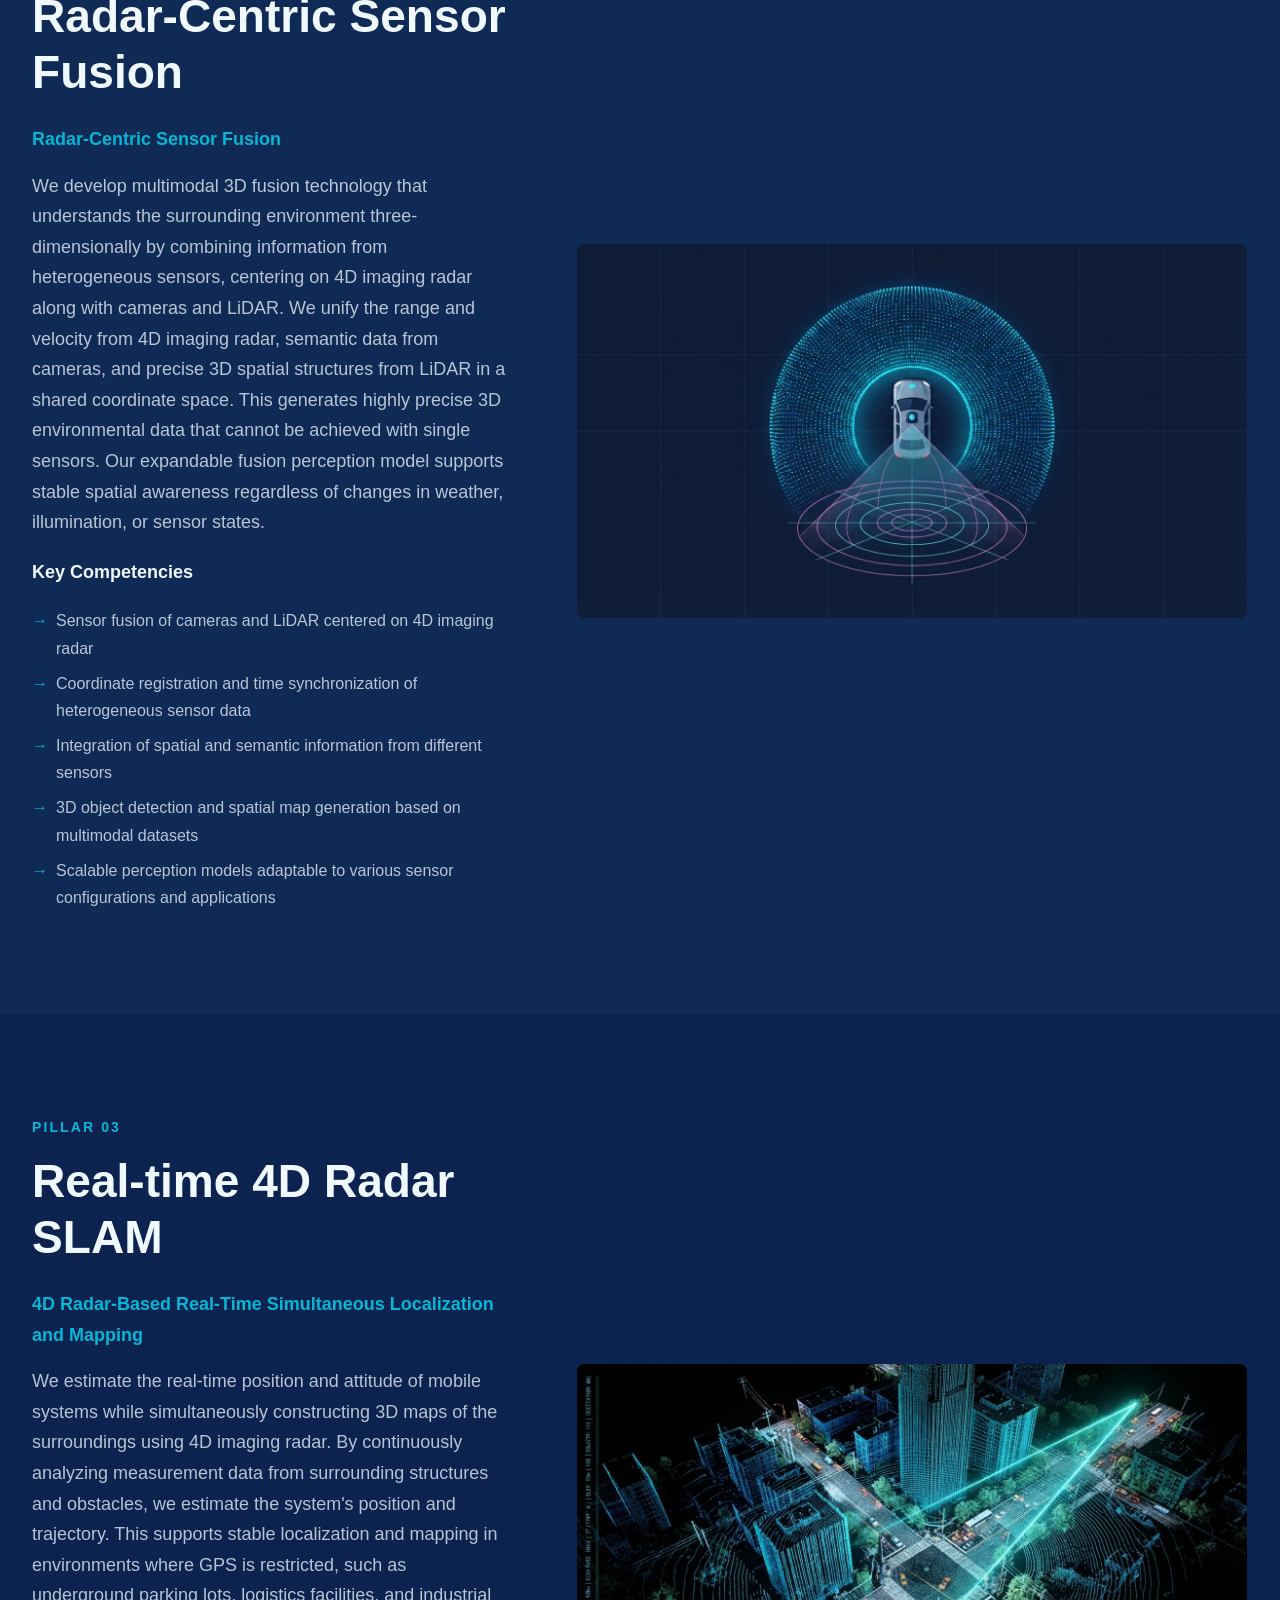
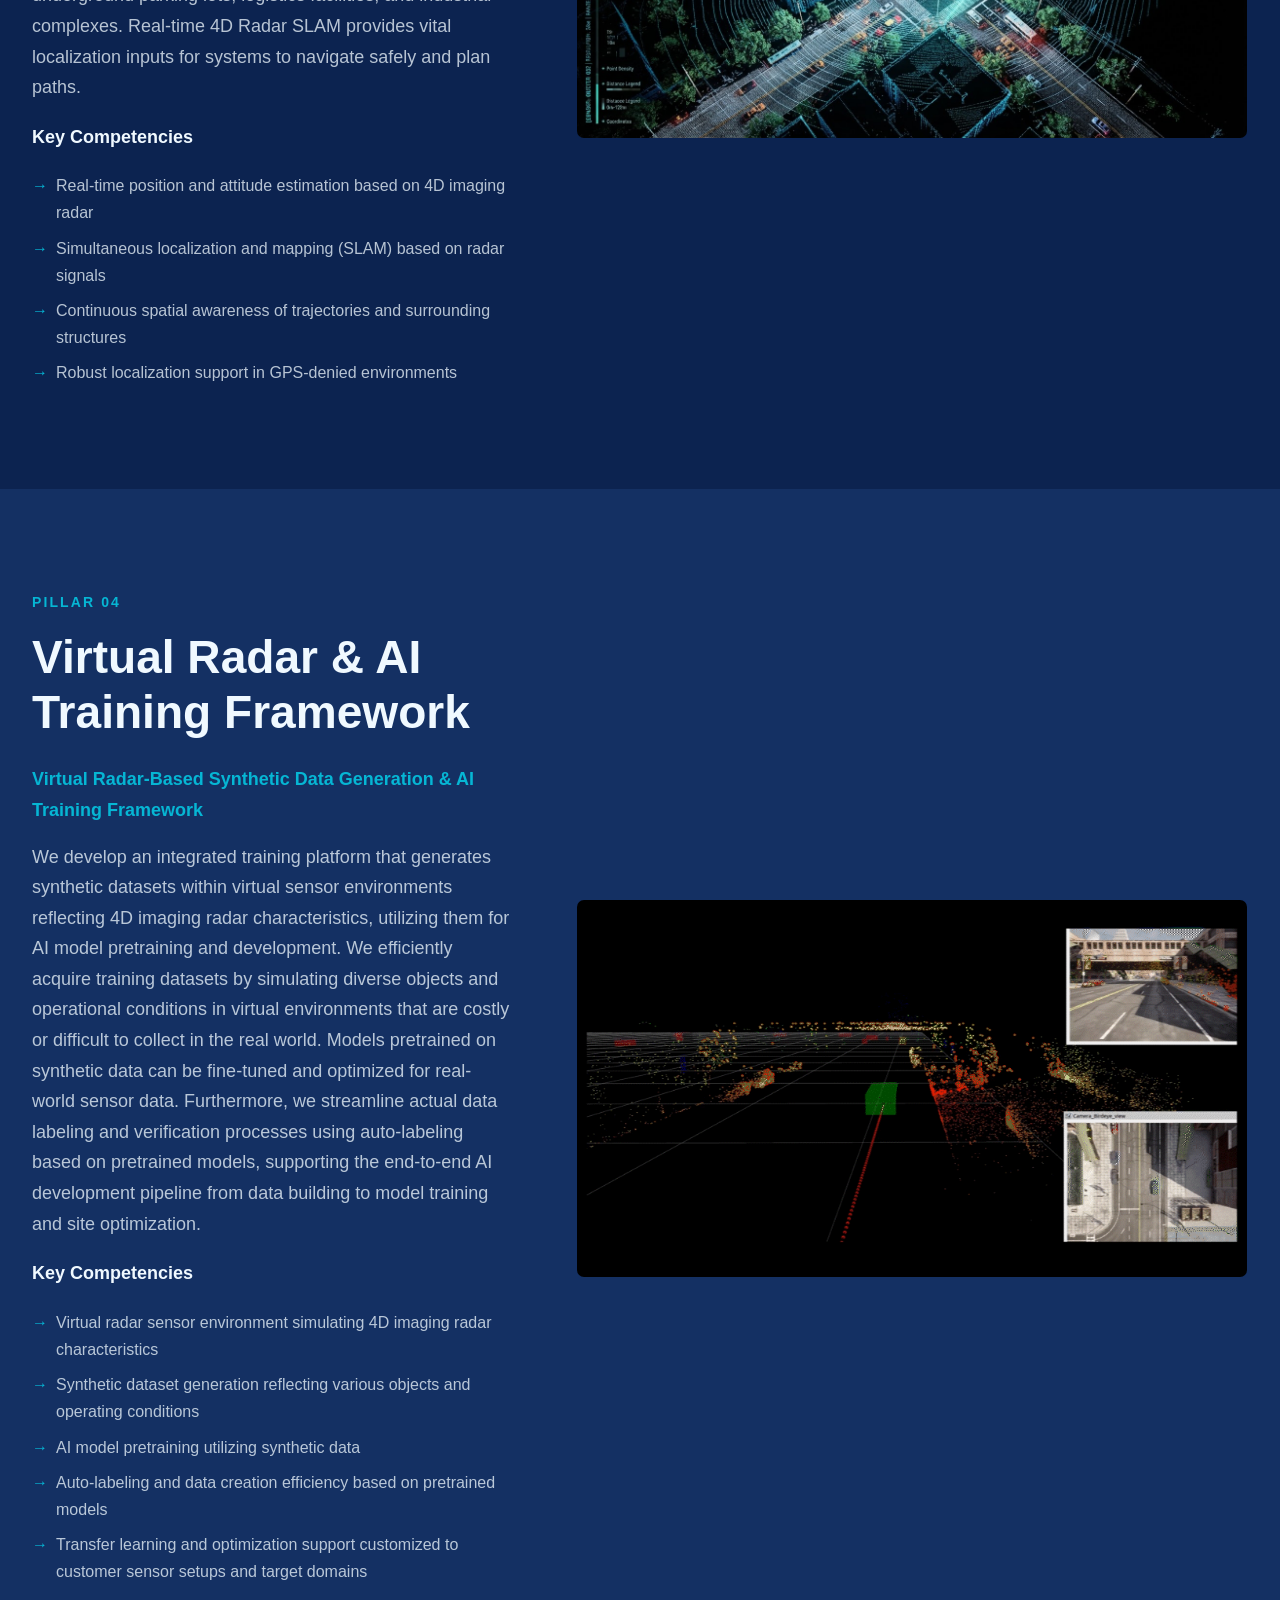
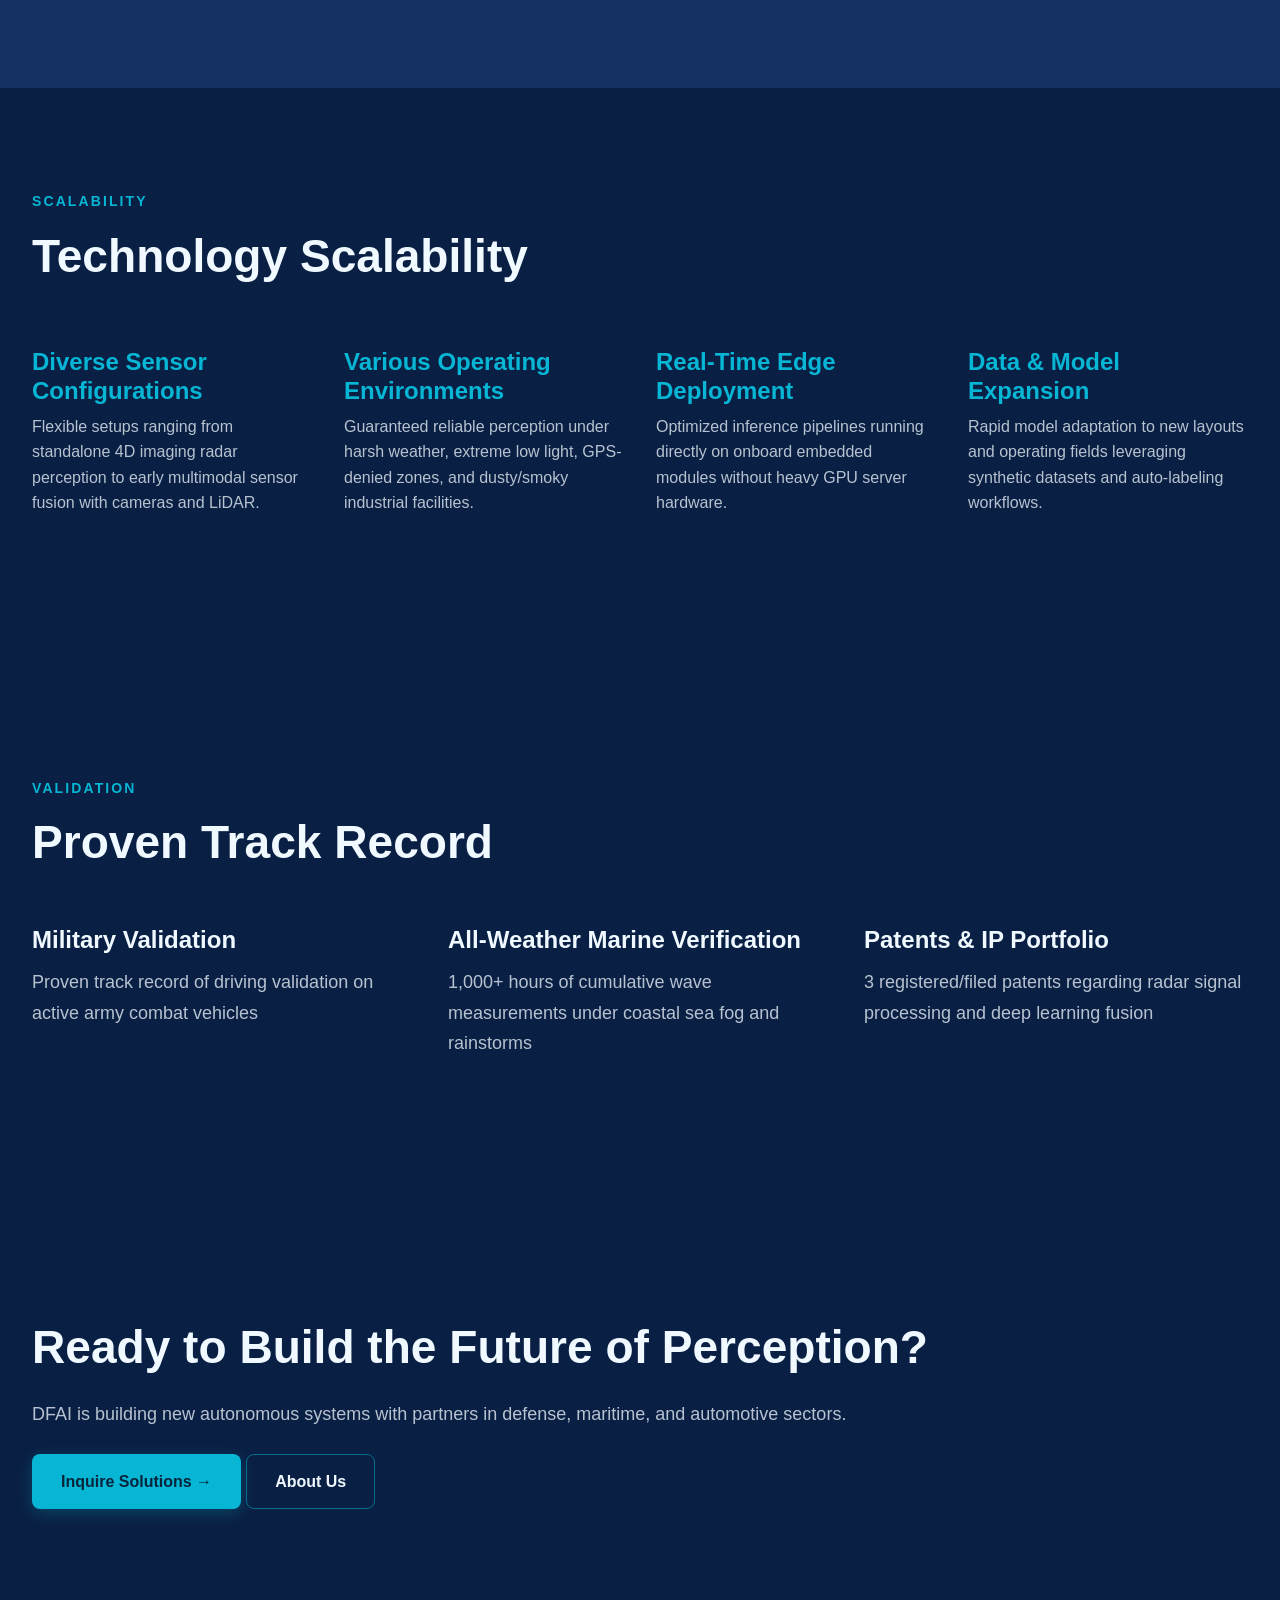
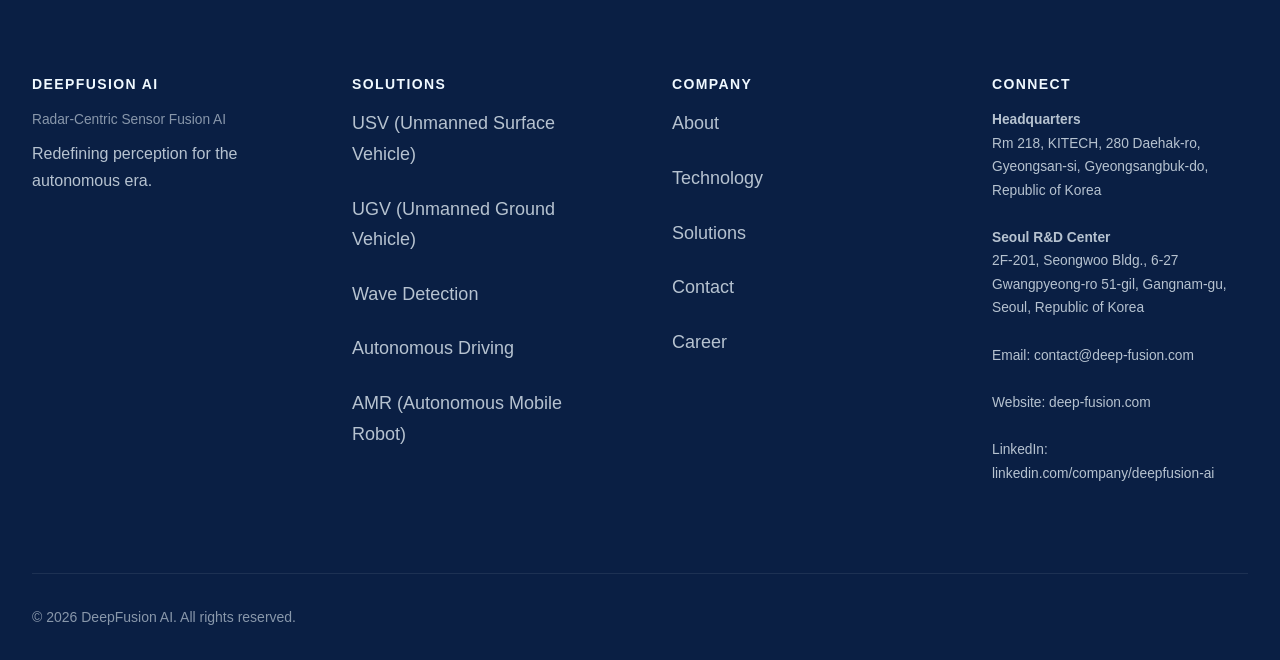
<file: en/technology.html>
<!DOCTYPE html>
<html lang="en">
<head>
  <meta charset="UTF-8">
  <meta name="viewport" content="width=device-width, initial-scale=1.0">
  <title data-i18n="tech.meta.title">Technology | DeepFusion AI — Core Tech</title>
  <meta name="description" content="DeepFusion AI's 4 core technologies (RAPA, Sensor Fusion, SLAM, AI Training Framework).">
  
  <link rel="stylesheet" href="../assets/css/variables.css">
  <link rel="stylesheet" href="../assets/css/reset.css">
  <link rel="stylesheet" href="../assets/css/base.css">
  <link rel="stylesheet" href="../assets/css/components.css">
  <link rel="stylesheet" href="../assets/css/animations.css">
  <link rel="stylesheet" href="../assets/css/technology.css">
  <!-- Multilingual SEO -->
  <link rel="alternate" hreflang="ko" href="https://www.deep-fusion.com/technology.html">
  <link rel="alternate" hreflang="en" href="https://www.deep-fusion.com/en/technology.html">
  <link rel="alternate" hreflang="x-default" href="https://www.deep-fusion.com/technology.html">
</head>
<body>
  <!-- Header -->
  <header class="site-header" id="site-header">
    <div class="container header-container">
      <a href="index.html" class="logo" aria-label="DeepFusion AI Home">
        <img src="../assets/images/header_logo.png" alt="DeepFusion AI">
      </a>
      <button class="nav-toggle" aria-label="Open/Close Menu" aria-expanded="false" aria-controls="main-nav">
        <span></span>
        <span></span>
        <span></span>
      </button>
      <nav class="main-nav" id="main-nav">
        <ul>
          <li><a href="solutions.html" class="nav-link">Solutions</a></li>
          <li><a href="index.html" class="nav-link">Home</a></li>
          <li><a href="technology.html" class="nav-link nav-link--active">Technology</a></li>
          <li><a href="about.html" class="nav-link">About</a></li>
          <li><a href="contact.html" class="nav-link">Contact</a></li>
          <li><a href="career.html" class="nav-link">Career</a></li>
        </ul>
        <div class="lang-switcher" role="group" aria-label="Language">
          <a href="technology.html" class="lang-link active" aria-current="true">EN</a>
          <span class="lang-divider">|</span>
          <a href="../technology.html" class="lang-link" hreflang="ko">KO</a>
        </div>
      </nav>
    </div>
  </header>

  <main>
    <!-- Section 1: Hero -->
    <section class="hero section--dark" aria-label="Technology Introduction">
      <div class="hero-bg" style="background-image: url('../assets/images/technology/01_rapa_rlc/IR_p13_img_01.png'); opacity: 0.25;"></div>
      <div class="hero-glow-orb hero-glow-orb--1" aria-hidden="true"></div>
      <div class="radar-scanline" aria-hidden="true"></div>
      <div class="container hero-container">
        <div class="hero-card reveal-on-scroll">
          <span class="eyebrow"><span class="pulse-dot" style="margin-left: 0; margin-right: 8px;" aria-hidden="true"></span>TECHNOLOGY</span>
          <h1 class="hero-headline">Four Pillars of<br>Perception.</h1>
          <p data-i18n="tech.hero.p_text" class="hero-subheadline">Four Pillars of Perception.</p>
          <p data-i18n="tech.hero.p_text_2" class="hero-body">
            DeepFusion AI's four core technologies enable flawless autonomous perception in snow, rain, and darkness.
          </p>
          <div class="hero-ctas">
            <a href="#tech-overview" class="btn btn-primary">View Four Core Technologies &rarr;</a>
          </div>
        </div>
      </div>
    </section>

    <!-- Section 2: Technology Philosophy -->
    <section class="tech-philosophy section-padding section--mid" aria-label="Perception Philosophy">
      <div class="container">
        <div class="philosophy-grid">
          <div class="philosophy-text reveal-on-scroll">
            <span data-i18n="tech.tech-philosophy.span_text" class="eyebrow">Philosophy</span>
            <h2 data-i18n="tech.tech-philosophy.h2_title">Our Perception Philosophy</h2>
            <p data-i18n="tech.tech-philosophy.p_text" style="line-height: 1.7; margin-bottom: var(--space-sm);">
              4D imaging radar is a key sensor that directly measures distance, direction, height, and velocity information, enabling stable spatial perception even in harsh weather and low-light conditions. DeepFusion AI interprets the unique characteristics of 4D imaging radar using AI to develop radar-centric spatial perception technology that connects object recognition, tracking, localization, and mapping.
            </p>
            <p data-i18n="tech.tech-philosophy.p_text_2" style="line-height: 1.7;">
              Based on this foundation, we expand into multimodal fusion with cameras and LiDAR, synthetic data generation, and AI training frameworks to achieve robust perception technology for autonomous systems under diverse conditions such as shifts in weather/light and GPS-denied environments.
            </p>
          </div>
          <div class="philosophy-visual reveal-on-scroll stagger-1">
            <div class="visual-placeholder">
              <span class="pulse-dot" style="margin-left: 0; margin-right: 8px;" aria-hidden="true"></span>
              <h4 data-i18n="tech.tech-philosophy.h4_title">Perceptive Sensor Fusion Engine</h4>
              <p data-i18n="tech.tech-philosophy.p_text_3">Camera, LiDAR, and 4D Imaging Radar Early Fusion</p>
            </div>
          </div>
        </div>
      </div>
    </section>

    <hr class="section-divider-soft">

    <!-- Section 3: 4 Core Technologies Overview -->
    <section class="tech-overview-section section-padding section--dark" id="tech-overview" aria-label="Four Core Technologies Overview">
      <div class="container">
        <span class="eyebrow reveal-on-scroll">4 Pillars</span>
        <h2 class="reveal-on-scroll stagger-1">Four Core Technologies</h2>
        <div class="grid grid-4" style="margin-top: var(--space-lg);">
          <!-- Pillar 1 -->
          <a href="#tech-1" class="card tech-overview-card reveal-on-scroll stagger-1">
            <div class="pillar-num">01</div>
            <h3>Radar-Native Perception AI</h3>
            <p>4D Imaging Radar Specialized Real-Time Object Perception</p>
          </a>
          <!-- Pillar 2 -->
          <a href="#tech-2" class="card tech-overview-card reveal-on-scroll stagger-2">
            <div class="pillar-num">02</div>
            <h3>Radar-Centric Sensor Fusion</h3>
            <p>Radar-Centric Sensor Fusion</p>
          </a>
          <!-- Pillar 3 -->
          <a href="#tech-3" class="card tech-overview-card reveal-on-scroll stagger-3">
            <div class="pillar-num">03</div>
            <h3>Real-time 4D Radar SLAM</h3>
            <p>4D Radar-Based Real-Time Simultaneous Localization and Mapping</p>
          </a>
          <!-- Pillar 4 -->
          <a href="#tech-4" class="card tech-overview-card reveal-on-scroll stagger-4">
            <div class="pillar-num">04</div>
            <h3>Virtual Radar & AI Training Framework</h3>
            <p>Virtual Radar-Based Synthetic Data Generation & AI Training Framework</p>
          </a>
        </div>
      </div>
    </section>

    <!-- Tech 1 — Radar-Native Perception AI -->
    <section class="tech-section section-padding" id="tech-1" style="background-color: #0A1F44;" aria-label="Radar-Native Perception AI">
      <div class="container">
        <div class="tech-layout text-left">
          <div class="tech-text reveal-on-scroll">
            <span class="eyebrow">Pillar 01</span>
            <h2>Radar-Native Perception AI</h2>
            <p style="font-size: var(--fs-md); color: var(--accent-cyan); font-weight: 600; margin-bottom: var(--space-sm);">4D Imaging Radar Specialized Real-Time Object Perception</p>
            <p>
              DeepFusion AI develops radar-specialized AI technology tailored to the unique measurement characteristics of 4D imaging radar. We detect and track surrounding objects in real-time by analyzing the 3D position, distance, and velocity information. We deliver an integrated perception pipeline spanning preprocessing considering radar data sparsity and noise, AI inference, post-processing, and object tracking. Notably, the RAPA platform—enabling 360° all-round perception using multi-radar setups—was honored with the Best Innovation Award in the AI category at CES 2026.
            </p>
            <h4 style="margin-top: var(--space-md); margin-bottom: var(--space-xs); color: var(--text-primary);">Key Competencies</h4>
            <ul class="tech-features">
              <li>Radar-specialized AI models utilizing spatial, velocity, and signal data of 4D imaging radar</li>
              <li>360-degree all-round environmental perception based on multi-radar configuration</li>
              <li>Data quality enhancement through radar data preprocessing</li>
              <li>Continuous tracking and state estimation of detected objects</li>
              <li>Real-time perception and processing optimized for embedded systems</li>
            </ul>
          </div>
          <div class="tech-gallery reveal-on-scroll stagger-1">
            <div class="gallery-grid single-image large-image">
              <img src="../assets/images/technology/01_rapa_rlc/rapa.png" alt="Radar-Native AI" loading="lazy">
            </div>
          </div>
        </div>
      </div>
    </section>

    <!-- Tech 2 — Radar-Centric Sensor Fusion -->
    <section class="tech-section section-padding" id="tech-2" style="background-color: #102A56;" aria-label="Radar-Centric Sensor Fusion">
      <div class="container">
        <div class="tech-layout text-right">
          <div class="tech-gallery reveal-on-scroll">
            <div class="gallery-grid single-image large-image">
              <img src="../assets/images/technology/02_sensor_fusion/sensor_fusion.jpeg" alt="Sensor Fusion" loading="lazy">
            </div>
          </div>
          <div class="tech-text reveal-on-scroll stagger-1">
            <span class="eyebrow">Pillar 02</span>
            <h2>Radar-Centric Sensor Fusion</h2>
            <p style="font-size: var(--fs-md); color: var(--accent-cyan); font-weight: 600; margin-bottom: var(--space-sm);">Radar-Centric Sensor Fusion</p>
            <p>
              We develop multimodal 3D fusion technology that understands the surrounding environment three-dimensionally by combining information from heterogeneous sensors, centering on 4D imaging radar along with cameras and LiDAR. We unify the range and velocity from 4D imaging radar, semantic data from cameras, and precise 3D spatial structures from LiDAR in a shared coordinate space. This generates highly precise 3D environmental data that cannot be achieved with single sensors. Our expandable fusion perception model supports stable spatial awareness regardless of changes in weather, illumination, or sensor states.
            </p>
            <h4 style="margin-top: var(--space-md); margin-bottom: var(--space-xs); color: var(--text-primary);">Key Competencies</h4>
            <ul class="tech-features">
              <li>Sensor fusion of cameras and LiDAR centered on 4D imaging radar</li>
              <li>Coordinate registration and time synchronization of heterogeneous sensor data</li>
              <li>Integration of spatial and semantic information from different sensors</li>
              <li>3D object detection and spatial map generation based on multimodal datasets</li>
              <li>Scalable perception models adaptable to various sensor configurations and applications</li>
            </ul>
          </div>
        </div>
      </div>
    </section>

    <!-- Tech 3 — Real-time 4D Radar SLAM -->
    <section class="tech-section section-padding" id="tech-3" style="background-color: #0C2350;" aria-label="Real-time 4D Radar SLAM">
      <div class="container">
        <div class="tech-layout text-left">
          <div class="tech-text reveal-on-scroll">
            <span class="eyebrow">Pillar 03</span>
            <h2>Real-time 4D Radar SLAM</h2>
            <p style="font-size: var(--fs-md); color: var(--accent-cyan); font-weight: 600; margin-bottom: var(--space-sm);">4D Radar-Based Real-Time Simultaneous Localization and Mapping</p>
            <p>
              We estimate the real-time position and attitude of mobile systems while simultaneously constructing 3D maps of the surroundings using 4D imaging radar. By continuously analyzing measurement data from surrounding structures and obstacles, we estimate the system's position and trajectory. This supports stable localization and mapping in environments where GPS is restricted, such as underground parking lots, logistics facilities, and industrial complexes. Real-time 4D Radar SLAM provides vital localization inputs for systems to navigate safely and plan paths.
            </p>
            <h4 style="margin-top: var(--space-md); margin-bottom: var(--space-xs); color: var(--text-primary);">Key Competencies</h4>
            <ul class="tech-features">
              <li>Real-time position and attitude estimation based on 4D imaging radar</li>
              <li>Simultaneous localization and mapping (SLAM) based on radar signals</li>
              <li>Continuous spatial awareness of trajectories and surrounding structures</li>
              <li>Robust localization support in GPS-denied environments</li>
            </ul>
          </div>
          <div class="tech-gallery reveal-on-scroll stagger-1">
            <div class="gallery-grid single-image large-image">
              <img src="../assets/images/technology/03_visualization/real_time_3d_mapping.jpeg" alt="SLAM" loading="lazy">
            </div>
          </div>
        </div>
      </div>
    </section>

    <!-- Tech 4 — Virtual Radar & AI Training Framework -->
    <section class="tech-section section-padding" id="tech-4" style="background-color: #143063;" aria-label="Virtual Radar & AI Training Framework">
      <div class="container">
        <div class="tech-layout text-right">
          <div class="tech-gallery reveal-on-scroll">
            <div class="gallery-grid single-image large-image">
              <img src="../assets/images/technology/07_original/pretraining.gif" alt="AI Training Framework" loading="lazy">
            </div>
          </div>
          <div class="tech-text reveal-on-scroll stagger-1">
            <span class="eyebrow">Pillar 04</span>
            <h2>Virtual Radar & AI Training Framework</h2>
            <p style="font-size: var(--fs-md); color: var(--accent-cyan); font-weight: 600; margin-bottom: var(--space-sm);">Virtual Radar-Based Synthetic Data Generation & AI Training Framework</p>
            <p>
              We develop an integrated training platform that generates synthetic datasets within virtual sensor environments reflecting 4D imaging radar characteristics, utilizing them for AI model pretraining and development. We efficiently acquire training datasets by simulating diverse objects and operational conditions in virtual environments that are costly or difficult to collect in the real world. Models pretrained on synthetic data can be fine-tuned and optimized for real-world sensor data. Furthermore, we streamline actual data labeling and verification processes using auto-labeling based on pretrained models, supporting the end-to-end AI development pipeline from data building to model training and site optimization.
            </p>
            <h4 style="margin-top: var(--space-md); margin-bottom: var(--space-xs); color: var(--text-primary);">Key Competencies</h4>
            <ul class="tech-features">
              <li>Virtual radar sensor environment simulating 4D imaging radar characteristics</li>
              <li>Synthetic dataset generation reflecting various objects and operating conditions</li>
              <li>AI model pretraining utilizing synthetic data</li>
              <li>Auto-labeling and data creation efficiency based on pretrained models</li>
              <li>Transfer learning and optimization support customized to customer sensor setups and target domains</li>
            </ul>
          </div>
        </div>
      </div>
    </section>

    <!-- Section 10: Technology Scalability -->
    <section class="scalability-section section-padding section--mid" aria-label="Technology Scalability">
      <div class="container">
        <span class="eyebrow reveal-on-scroll">Scalability</span>
        <h2 class="reveal-on-scroll stagger-1">Technology Scalability</h2>
        <div class="grid grid-4" style="margin-top: var(--space-lg);">
          <div class="card reveal-on-scroll stagger-1">
            <h3 style="color: var(--accent-cyan); margin-bottom: var(--space-xs);">Diverse Sensor Configurations</h3>
            <p style="font-size: var(--fs-sm); line-height: 1.6;">Flexible setups ranging from standalone 4D imaging radar perception to early multimodal sensor fusion with cameras and LiDAR.</p>
          </div>
          <div class="card reveal-on-scroll stagger-2">
            <h3 style="color: var(--accent-cyan); margin-bottom: var(--space-xs);">Various Operating Environments</h3>
            <p style="font-size: var(--fs-sm); line-height: 1.6;">Guaranteed reliable perception under harsh weather, extreme low light, GPS-denied zones, and dusty/smoky industrial facilities.</p>
          </div>
          <div class="card reveal-on-scroll stagger-3">
            <h3 style="color: var(--accent-cyan); margin-bottom: var(--space-xs);">Real-Time Edge Deployment</h3>
            <p style="font-size: var(--fs-sm); line-height: 1.6;">Optimized inference pipelines running directly on onboard embedded modules without heavy GPU server hardware.</p>
          </div>
          <div class="card reveal-on-scroll stagger-4">
            <h3 style="color: var(--accent-cyan); margin-bottom: var(--space-xs);">Data & Model Expansion</h3>
            <p style="font-size: var(--fs-sm); line-height: 1.6;">Rapid model adaptation to new layouts and operating fields leveraging synthetic datasets and auto-labeling workflows.</p>
          </div>
        </div>
      </div>
    </section>

    <!-- Section 11: Recognition (Common) -->
    <section class="recognition-section section-padding section--dark" aria-label="Validation">
      <div class="container">
        <span data-i18n="tech.recognition.span_text" class="eyebrow reveal-on-scroll">Validation</span>
        <h2 data-i18n="tech.recognition.h2_title" class="reveal-on-scroll stagger-1">Proven Track Record</h2>
        <div class="grid grid-3">
          <div class="card reveal-on-scroll stagger-1">
            <h3 data-i18n="tech.recognition.h3_title">Military Validation</h3>
            <p data-i18n="tech.recognition.p_text">Proven track record of driving validation on active army combat vehicles</p>
          </div>
          <div class="card reveal-on-scroll stagger-2">
            <h3 data-i18n="tech.recognition.h3_title_2">All-Weather Marine Verification</h3>
            <p data-i18n="tech.recognition.p_text_2">1,000+ hours of cumulative wave measurements under coastal sea fog and rainstorms</p>
          </div>
          <div class="card reveal-on-scroll stagger-3">
            <h3 data-i18n="tech.recognition.h3_title_3">Patents & IP Portfolio</h3>
            <p data-i18n="tech.recognition.p_text_3">3 registered/filed patents regarding radar signal processing and deep learning fusion</p>
          </div>
        </div>
      </div>
    </section>

    <!-- Section 12: Contact CTA -->
    <section class="contact-cta section-padding section--mid" aria-label="Inquiries">
      <div class="radial-glow" aria-hidden="true"></div>
      <div class="container contact-cta-content reveal-on-scroll">
        <h2>Ready to Build the Future of Perception?</h2>
        <p data-i18n="tech.contact-cta.p_text">DFAI is building new autonomous systems with partners in defense, maritime, and automotive sectors.</p>
        <div class="contact-cta-buttons">
          <a href="contact.html#form" class="btn btn-primary" aria-label="Inquire Solutions">Inquire Solutions &rarr;</a>
          <a href="about.html" class="btn btn-secondary" aria-label="About Us">About Us</a>
        </div>
      </div>
    </section>
  </main>

  <!-- Footer -->
  <footer class="site-footer">
    <div class="container">
      <div class="footer-grid">
        <div class="footer-col">
          <h4>DeepFusion AI</h4>
          <p data-i18n="common.footer.p_text" style="font-size: var(--fs-xs); color: var(--text-muted); margin-bottom: var(--space-xs);">
            Radar-Centric Sensor Fusion AI
          </p>
          <p data-i18n="common.footer.p_text_2" style="font-size: var(--fs-sm); color: var(--text-secondary);">
            Redefining perception for the autonomous era.
          </p>
        </div>
        <div class="footer-col">
          <h4 data-i18n="common.footer.h4_title">Solutions</h4>
          <ul>
            <li><a href="solutions.html#usv" class="footer-link">USV (Unmanned Surface Vehicle)</a></li>
            <li><a href="solutions.html#ugv" class="footer-link">UGV (Unmanned Ground Vehicle)</a></li>
            <li><a href="solutions.html#wave" class="footer-link">Wave Detection</a></li>
            <li><a href="solutions.html#autonomous" class="footer-link">Autonomous Driving</a></li>
            <li><a href="solutions.html#amr" class="footer-link">AMR (Autonomous Mobile Robot)</a></li>
          </ul>
        </div>
        <div class="footer-col">
          <h4 data-i18n="common.footer.h4_title_2">Company</h4>
          <ul>
            <li><a href="about.html" class="footer-link">About</a></li>
            <li><a href="technology.html" class="footer-link">Technology</a></li>
            <li><a href="solutions.html" class="footer-link">Solutions</a></li>
            <li><a href="contact.html" class="footer-link">Contact</a></li>
            <li><a href="career.html" class="footer-link">Career</a></li>
          </ul>
        </div>
        <div class="footer-col">
          <h4 data-i18n="common.footer.h4_title_3">Connect</h4>
          <ul style="gap: var(--space-sm); font-size: var(--fs-xs); color: var(--text-secondary);">
            <li>
              <strong>Headquarters</strong><br>
              Rm 218, KITECH, 280 Daehak-ro, Gyeongsan-si, Gyeongsangbuk-do, Republic of Korea
            </li>
            <li>
              <strong>Seoul R&D Center</strong><br>
              2F-201, Seongwoo Bldg., 6-27 Gwangpyeong-ro 51-gil, Gangnam-gu, Seoul, Republic of Korea
            </li>
            <li style="margin-top: var(--space-xs);">
              Email: <a href="mailto:contact@deep-fusion.com" class="footer-link">contact@deep-fusion.com</a>
            </li>
            <li>
              Website: <a href="https://www.deep-fusion.com" class="footer-link">deep-fusion.com</a>
            </li>
            <li>
              LinkedIn: <a href="https://www.linkedin.com/company/deepfusion-ai/" class="footer-link">linkedin.com/company/deepfusion-ai</a>
            </li>
          </ul>
        </div>
      </div>
      <div class="footer-bottom">
        <div class="footer-bottom-copy">
          &copy; 2026 DeepFusion AI. All rights reserved.
        </div>
      </div>
    </div>
  </footer>

  <script src="../assets/js/main.js" defer></script>
  <script src="../assets/js/animations.js" defer></script>
  <script>
    document.querySelectorAll('.lang-link').forEach(function(el) {
      el.addEventListener('click', function() {
        var isKo = el.textContent.trim() === 'KO';
        localStorage.setItem('dfai_lang_pref', isKo ? 'ko' : 'en');
      });
    });
  </script>
</body>
</html>
</file>
<file: assets/css/variables.css>
:root {
  /* ===== Section Backgrounds (Dark Unified) ===== */
  --bg-section-1: #0A1F44;  /* Deep Ocean - Hero */
  --bg-section-2: #0E2654;  /* Hero gradient end */
  --bg-section-3: #102A56;  /* Midnight Blue - Impact */
  --bg-section-4: #0C2350;  /* What We Do */
  --bg-section-5: #143063;  /* Trusted By / Recognition */
  --bg-footer:    #08183A;  /* Footer (darkest) */

  /* ===== Card Backgrounds (on dark) ===== */
  --bg-card:           transparent;
  --bg-card-hover:     transparent;
  --bg-card-border:    transparent;
  --bg-card-border-hv: transparent;

  /* ===== Text (on dark) ===== */
  --text-primary:   #F0F9FF;
  --text-secondary: rgba(240, 249, 255, 0.75);
  --text-muted:     rgba(240, 249, 255, 0.55);
  --text-eyebrow:   #06B6D4;

  /* ===== Accent ===== */
  --accent-cyan:       #06B6D4;
  --accent-cyan-glow:  rgba(6, 182, 212, 0.35);
  --accent-amber:      #F59E0B;

  /* ===== Dividers ===== */
  --divider-soft: linear-gradient(
    90deg,
    transparent 0%,
    rgba(6, 182, 212, 0.18) 50%,
    transparent 100%
  );

  /* ===== Shadows ===== */
  --shadow-card:       none;
  --shadow-card-hover: none;
  --shadow-glow:       0 0 24px rgba(6, 182, 212, 0.3);
  
  /* === Typography === */
  --font-sans: 'Pretendard', 'Inter', -apple-system, 
               BlinkMacSystemFont, 'Segoe UI', sans-serif;
  --font-display: 'Inter', 'Pretendard', sans-serif;
  --font-mono: 'JetBrains Mono', 'Courier New', monospace;
  
  /* Font Sizes (Fluid Typography) */
  --fs-xs: clamp(0.75rem, 0.7rem + 0.2vw, 0.875rem);
  --fs-sm: clamp(0.875rem, 0.8rem + 0.3vw, 1rem);
  --fs-base: clamp(1rem, 0.9rem + 0.4vw, 1.125rem);
  --fs-lg: clamp(1.25rem, 1.1rem + 0.6vw, 1.5rem);
  --fs-xl: clamp(1.5rem, 1.3rem + 0.8vw, 2rem);
  --fs-2xl: clamp(2rem, 1.6rem + 1.6vw, 3rem);
  --fs-3xl: clamp(2.5rem, 2rem + 2vw, 4rem);
  --fs-hero: clamp(3rem, 2.4rem + 2.4vw, 5rem);
  
  /* === Spacing === */
  --space-xs: 0.5rem;
  --space-sm: 1rem;
  --space-md: 1.5rem;
  --space-lg: 2rem;
  --space-xl: 3rem;
  --space-2xl: 4rem;
  --space-3xl: 6rem;
  --space-section: clamp(4rem, 8vw, 8rem);
  
  /* === Layout === */
  --container-max: 1280px;
  --container-padding: clamp(1rem, 4vw, 2rem);
  
  /* === Border Radius === */
  --radius-sm: 4px;
  --radius-md: 8px;
  --radius-lg: 16px;
  --radius-xl: 24px;
  --radius-full: 9999px;
  
  /* === Shadows (Cyan Glow) === */
  --shadow-sm: 0 2px 4px rgba(10, 31, 68, 0.1);
  --shadow-md: 0 4px 12px rgba(10, 31, 68, 0.15);
  --shadow-lg: 0 8px 24px rgba(10, 31, 68, 0.2);
  --shadow-cyan-glow: 0 0 32px rgba(6, 182, 212, 0.3);
  
  /* === Transitions === */
  --transition-fast: 150ms ease-out;
  --transition-base: 250ms ease-out;
  --transition-slow: 400ms ease-out;
  
  /* === Z-Index === */
  --z-base: 0;
  --z-dropdown: 10;
  --z-sticky: 100;
  --z-modal: 1000;

  /* Header (Sticky) */
  --header-height: 80px;
  --header-height-mobile: 64px;
}
</file>
<file: assets/css/base.css>
/* === Base CSS === */
body {
  font-family: var(--font-sans);
  font-size: var(--fs-base);
  background: var(--bg-section-1);
  color: var(--text-primary);
  -webkit-font-smoothing: antialiased;
  line-height: 1.6;
  overflow-x: hidden;
  word-break: keep-all;
  overflow-wrap: break-word;
}

/* Typography Hierarchy */
h1, h2, h3, h4, h5, h6 {
  font-family: var(--font-display);
  font-weight: 700;
  line-height: 1.2;
  color: var(--text-primary);
}

h1 {
  font-size: var(--fs-3xl);
}

h2 {
  font-size: var(--fs-2xl);
  margin-bottom: var(--space-md);
}

h3 {
  font-size: var(--fs-lg);
  margin-bottom: var(--space-sm);
}

h4 {
  font-size: var(--fs-base);
  margin-bottom: var(--space-sm);
}

p, li {
  color: var(--text-secondary);
  line-height: 1.7;
  margin-bottom: var(--space-md);
}

.eyebrow {
  display: block;
  font-family: var(--font-display);
  color: var(--text-eyebrow);
  text-transform: uppercase;
  letter-spacing: 0.15em;
  font-size: 0.875rem;
  font-weight: 600;
  margin-bottom: var(--space-sm);
}

.caption, small {
  color: var(--text-muted);
}

a {
  color: var(--accent-cyan);
  text-decoration: none;
  transition: color var(--transition-fast);
}

a:hover {
  color: #22D3EE;
}

/* Containers */
.container {
  width: 100%;
  max-width: var(--container-max);
  margin-left: auto;
  margin-right: auto;
  padding-left: var(--container-padding);
  padding-right: var(--container-padding);
}

/* Accessibility - keyboard navigation */
:focus-visible {
  outline: 2px solid var(--accent-cyan);
  outline-offset: 4px;
}

/* Custom Scrollbar */
::-webkit-scrollbar {
  width: 8px;
  height: 8px;
}

::-webkit-scrollbar-track {
  background: var(--bg-section-1);
}

::-webkit-scrollbar-thumb {
  background: rgba(6, 182, 212, 0.25);
  border-radius: var(--radius-sm);
}

::-webkit-scrollbar-thumb:hover {
  background: var(--accent-cyan);
}

/* Layout Utilities */
.section-padding {
  padding-top: var(--space-section);
  padding-bottom: var(--space-section);
}
</file>
<file: assets/css/components.css>
/* === Components CSS === */

/* Header / Navigation */
.site-header {
  position: fixed;
  top: 0;
  left: 0;
  width: 100%;
  z-index: var(--z-sticky);
  background-color: rgba(10, 31, 68, 0.8);
  backdrop-filter: blur(12px);
  -webkit-backdrop-filter: blur(12px);
  border-bottom: 1px solid rgba(6, 182, 212, 0.1);
  transition: background-color var(--transition-base), border-color var(--transition-base);
}

.site-header--scrolled {
  background-color: rgba(10, 31, 68, 0.95);
  border-bottom: 1px solid rgba(6, 182, 212, 0.2);
}

.header-container {
  display: flex;
  align-items: center;
  justify-content: space-between;
  height: 80px;
  transition: height var(--transition-base);
}

.site-header--scrolled .header-container {
  height: 64px;
}

.logo {
  display: flex;
  align-items: center;
}

.logo img {
  height: 48px;
  width: auto;
  object-fit: contain;
  display: block;
  transition: height var(--transition-base);
}

.site-header--scrolled .logo img {
  height: 38px;
}

.main-nav ul {
  display: flex;
  gap: var(--space-lg);
}

.nav-link {
  font-size: var(--fs-sm);
  font-weight: 500;
  color: var(--text-secondary);
  transition: color var(--transition-fast);
  padding: var(--space-xs) 0;
}

.nav-link:hover,
.nav-link--active {
  color: var(--accent-cyan);
}

/* Mobile Nav Toggle */
.nav-toggle {
  display: none;
  flex-direction: column;
  gap: 6px;
  width: 30px;
  height: 24px;
  justify-content: center;
  position: relative;
  z-index: calc(var(--z-sticky) + 1);
}

.nav-toggle span {
  display: block;
  width: 100%;
  height: 2px;
  background-color: var(--text-primary);
  transition: transform var(--transition-base), opacity var(--transition-base);
}

/* Buttons */
.btn {
  display: inline-flex;
  align-items: center;
  gap: 0.5rem;
  padding: 0.875rem 1.75rem;
  font-weight: 600;
  font-size: 1rem;
  border-radius: 8px;
  border: 1px solid transparent;
  cursor: pointer;
  transition: all 250ms ease-out;
  text-decoration: none;
}

.btn-primary {
  background: var(--accent-cyan);
  color: #06243B;
  box-shadow: 0 4px 16px rgba(6,182,212,0.25);
}
.btn-primary:hover {
  background: #22D3EE;
  box-shadow: 0 6px 24px rgba(6,182,212,0.45);
  transform: translateY(-1px);
}

.btn-secondary {
  background: transparent;
  color: var(--text-primary);
  border-color: rgba(6, 182, 212, 0.5);
}
.btn-secondary:hover {
  background: rgba(6, 182, 212, 0.08);
  border-color: var(--accent-cyan);
}

/* Cards Grid */
.grid {
  display: grid;
  gap: var(--space-lg);
}

.grid-2 {
  grid-template-columns: 1fr;
}

.grid-3 {
  grid-template-columns: 1fr;
}

.grid-4 {
  grid-template-columns: 1fr;
}

.grid-5 {
  grid-template-columns: 1fr;
}

.card {
  background: transparent;
  border: none;
  border-radius: 12px;
  padding: 2rem 0;
  transition: transform 250ms ease-out;
}

.card:hover {
  transform: translateY(-4px);
}

.card h3 {
  color: var(--text-primary);
  margin-bottom: 0.75rem;
}

.card p {
  color: var(--text-secondary);
}

/* 카드 내 이미지 다크 오버레이 */
.card-image, .card-img-wrapper {
  position: relative;
  border-radius: 8px;
  overflow: hidden;
  margin-bottom: var(--space-md);
  aspect-ratio: 16 / 9;
}
.card-image::after, .card-img-wrapper::after {
  content: "";
  position: absolute;
  inset: 0;
  background: linear-gradient(180deg, transparent 40%, rgba(10,31,68,0.5) 100%);
  pointer-events: none;
}
.card-image img, .card-img-wrapper img, .card-img-wrapper .card-img {
  display: block;
  width: 100%;
  height: 100%;
  object-fit: cover;
  filter: brightness(0.92);
  transition: filter 300ms ease-out, transform 400ms ease-out;
}
.card:hover .card-image img, .card:hover .card-img-wrapper img, .card:hover .card-img-wrapper .card-img {
  filter: brightness(1);
  transform: scale(1.03);
}

.card-img-placeholder {
  display: flex;
  align-items: center;
  justify-content: center;
  width: 100%;
  height: 100%;
  font-family: var(--font-display);
  font-size: var(--fs-xs);
  color: var(--accent-cyan);
  text-shadow: 0 0 10px rgba(6, 182, 212, 0.3);
}

.footer, .site-footer {
  padding: 4rem 0 2rem;
}

.footer-grid {
  display: grid;
  gap: var(--space-2xl);
  margin-bottom: var(--space-2xl);
}

.footer h4, .site-footer h4, .footer-col h4 {
  color: var(--text-primary);
  font-size: 0.875rem;
  text-transform: uppercase;
  letter-spacing: 0.1em;
  margin-bottom: 1rem;
}

.footer a, .site-footer a, .footer-link {
  color: var(--text-secondary);
  text-decoration: none;
  transition: color 200ms ease-out;
}

.footer a:hover, .site-footer a:hover, .footer-link:hover {
  color: var(--accent-cyan);
}

.footer-bottom {
  margin-top: 3rem;
  padding-top: 2rem;
  border-top: 1px solid rgba(255,255,255,0.08);
  color: var(--text-muted);
  font-size: 0.875rem;
}

/* Table Style */
.table-wrapper {
  overflow-x: auto;
  border-radius: var(--radius-md);
  border: 1px solid rgba(255, 255, 255, 0.05);
}

.data-table {
  width: 100%;
  text-align: left;
}

.data-table th,
.data-table td {
  padding: var(--space-sm) var(--space-md);
  border-bottom: 1px solid rgba(255, 255, 255, 0.05);
}

.data-table th {
  background-color: var(--bg-section-3);
  color: var(--accent-cyan);
  font-weight: 600;
  font-size: var(--fs-sm);
}

.data-table td {
  font-size: var(--fs-sm);
  background-color: rgba(16, 42, 86, 0.2);
}

/* Responsive Media Queries */
@media (min-width: 768px) {
  .grid-2 {
    grid-template-columns: repeat(2, 1fr);
  }
  .grid-3 {
    grid-template-columns: repeat(2, 1fr);
  }
  .grid-4 {
    grid-template-columns: repeat(2, 1fr);
  }
  .grid-5 {
    grid-template-columns: repeat(3, 1fr);
  }
  .footer-grid {
    grid-template-columns: repeat(2, 1fr);
  }
  .footer-bottom {
    flex-direction: row;
  }
}

@media (min-width: 1024px) {
  .grid-3 {
    grid-template-columns: repeat(3, 1fr);
  }
  .grid-4 {
    grid-template-columns: repeat(4, 1fr);
  }
  .grid-5 {
    grid-template-columns: repeat(5, 1fr);
  }
  .footer-grid {
    grid-template-columns: repeat(4, 1fr);
  }
}

@media (max-width: 767px) {
  .main-nav {
    position: fixed;
    top: 80px;
    left: 100%;
    width: 100%;
    height: calc(100vh - 80px);
    background-color: var(--bg-section-1);
    border-top: 1px solid rgba(6, 182, 212, 0.1);
    transition: left var(--transition-slow);
    padding: var(--space-xl);
  }
  
  .main-nav--open {
    left: 0;
  }
  
  .main-nav ul {
    flex-direction: column;
    gap: var(--space-md);
  }
  
  .nav-toggle {
    display: flex;
  }
}

.section-divider-soft {
  height: 1px;
  background: var(--divider-soft);
  border: none;
  margin: 0;
}

/* 섹션 상단 그라데이션 페이드 (선택적 클래스) */
.section-fade-top::before {
  content: "";
  display: block;
  height: 80px;
  margin-top: -80px;
  background: linear-gradient(
    180deg,
    rgba(10, 31, 68, 0) 0%,
    rgba(10, 31, 68, 0.4) 100%
  );
  pointer-events: none;
}

/* Language Switcher Styling */
.lang-switcher {
  display: inline-flex;
  align-items: center;
  gap: 0.5rem;
  margin-left: 1.5rem;
  padding-left: 1.5rem;
  border-left: 1px solid rgba(240, 249, 255, 0.15);
  font-size: 0.875rem;
  font-weight: 600;
  letter-spacing: 0.05em;
}

.lang-link {
  color: rgba(240, 249, 255, 0.55);
  text-decoration: none;
  padding: 0.25rem 0.4rem;
  border-radius: 4px;
  transition: color 200ms ease-out, background 200ms ease-out;
}

.lang-link:hover {
  color: #F0F9FF;
  background: rgba(6, 182, 212, 0.10);
}

.lang-link.active {
  color: #06B6D4;
  cursor: default;
}

.lang-divider {
  color: rgba(240, 249, 255, 0.25);
  user-select: none;
}

@media (max-width: 768px) {
  .lang-switcher {
    margin-left: 0.75rem;
    padding-left: 0.75rem;
  }
}
</file>
<file: assets/css/animations.css>
/* === Animations CSS === */

/* Reveal on Scroll */
.reveal-on-scroll {
  opacity: 0;
  transform: translateY(20px);
  transition: opacity var(--transition-slow), transform var(--transition-slow);
}

.reveal-on-scroll.revealed {
  opacity: 1;
  transform: translateY(0);
}

/* Staggered Transitions */
.stagger-1 { transition-delay: 100ms; }
.stagger-2 { transition-delay: 200ms; }
.stagger-3 { transition-delay: 300ms; }
.stagger-4 { transition-delay: 400ms; }

/* Pulse Animation for Cyan Dot */
@keyframes pulse-cyan {
  0% {
    transform: scale(0.95);
    box-shadow: 0 0 0 0 rgba(6, 182, 212, 0.7);
  }
  70% {
    transform: scale(1);
    box-shadow: 0 0 0 8px rgba(6, 182, 212, 0);
  }
  100% {
    transform: scale(0.95);
    box-shadow: 0 0 0 0 rgba(6, 182, 212, 0);
  }
}

.pulse-dot {
  display: inline-block;
  width: 8px;
  height: 8px;
  background-color: var(--accent-cyan);
  border-radius: 50%;
  animation: pulse-cyan 1.5s infinite;
  vertical-align: middle;
  margin-left: var(--space-xs);
}

/* Radial Glow Animation for Contact CTA */
@keyframes glow-shift {
  0% { opacity: 0.2; }
  50% { opacity: 0.4; }
  100% { opacity: 0.2; }
}

.radial-glow {
  position: absolute;
  top: 50%;
  left: 50%;
  transform: translate(-50%, -50%);
  width: 600px;
  height: 600px;
  background: radial-gradient(circle, rgba(6, 182, 212, 0.15) 0%, rgba(10, 31, 68, 0) 70%);
  pointer-events: none;
  z-index: 1;
  animation: glow-shift 4s ease-in-out infinite;
}

/* Prefers Reduced Motion override */
@media (prefers-reduced-motion: reduce) {
  .reveal-on-scroll {
    opacity: 1 !important;
    transform: none !important;
    transition: none !important;
  }
  
  .pulse-dot {
    animation: none;
  }
  
  .radial-glow {
    animation: none;
    opacity: 0.1;
  }
}
</file>
<file: assets/css/home.css>
/* === Home CSS === */

/* Section Specific Styles & Theme Rhythm */

/* Theme Sections */
.section--dark {
  color: var(--text-primary);
}

.section--mid {
  color: var(--text-primary);
}

.section--light {
  color: var(--text-primary);
}

.section--light h2,
.section--light h3,
.section--light h4 {
  color: var(--text-primary);
}

.section--light p {
  color: var(--text-secondary);
}

.section--white {
  color: var(--text-primary);
}

.section--white h2 {
  color: var(--text-primary);
}

/* Hero */
.hero {
  background: linear-gradient(180deg, var(--bg-section-1) 0%, var(--bg-section-2) 100%);
  color: var(--text-primary);
}

/* Impact Numbers */
.impact-numbers {
  background: var(--bg-section-3);
  color: var(--text-primary);
}

/* What We Do */
.what-we-do {
  background: var(--bg-section-4);
  color: var(--text-primary);
}

/* Applications */
.applications {
  background: linear-gradient(180deg, var(--bg-section-2) 0%, var(--bg-section-1) 100%);
  color: var(--text-primary);
}

/* Trusted By */
.trusted-by {
  background: var(--bg-section-5);
  color: var(--text-primary);
}

/* Recognition */
.recognition {
  background: var(--bg-section-3);
  color: var(--text-primary);
}

/* Contact CTA */
.contact-cta {
  background:
    radial-gradient(ellipse at center, rgba(6,182,212,0.12) 0%, transparent 60%),
    var(--bg-section-1);
  color: var(--text-primary);
}

/* Footer */
.footer, .site-footer {
  background: var(--bg-footer);
  color: var(--text-secondary);
  border-top: 1px solid rgba(6, 182, 212, 0.2);
}

/* Hero Section */
/* === Hero 전체 컨테이너 === */
.hero {
  position: relative;
  width: 100vw;
  height: 100vh; /* Exactly fill the viewport */
  padding: 0;
  margin: 0;
  overflow: hidden;
  background-color: #050E1E;
}

.hero-slider {
  position: absolute;
  top: 0;
  left: 0;
  width: 100%;
  height: 100%;
  z-index: 1; /* Put behind overlay */
}

.hero-slide {
  position: absolute;
  top: 0;
  left: 0;
  width: 100%;
  height: 100%;
  opacity: 0;
  transition: opacity 1s ease-in-out;
  display: flex;
  align-items: center;
  justify-content: center;
  z-index: 1; 
}

.hero-slide.active {
  opacity: 1;
  z-index: 2; 
}

.hero-slide video,
.hero-slide img {
  position: absolute;
  top: 0;
  left: 0;
  width: 100%;
  height: 100%;
  object-fit: cover;
  z-index: 1;
}

/* Semi-transparent dark overlay to keep layout neat */
.hero-slide::after {
  content: '';
  position: absolute;
  top: 0;
  left: 0;
  width: 100%;
  height: 100%;
  background: linear-gradient(
    180deg,
    rgba(5, 14, 30, 0.55) 0%,
    rgba(5, 14, 30, 0.3) 50%,
    rgba(5, 14, 30, 0.65) 100%
  );
  z-index: 2; /* Position above video, but below controls */
  pointer-events: none;
}

/* Dots navigation */
.hero-dots {
  position: absolute;
  bottom: 30px;
  left: 50%;
  transform: translateX(-50%);
  display: flex;
  gap: var(--space-sm);
  z-index: 100; /* Ensure dots are on top and clickable */
}

.hero-dot {
  width: 14px;
  height: 14px;
  border-radius: 50%;
  background: rgba(255, 255, 255, 0.4);
  border: 1px solid rgba(0, 0, 0, 0.3);
  cursor: pointer;
  padding: 0;
  transition: background var(--transition-fast), border-color var(--transition-fast), transform var(--transition-fast);
}

.hero-dot:hover {
  background: rgba(6, 182, 212, 0.8);
}

.hero-dot.active {
  background: var(--accent-cyan);
  border-color: var(--text-primary);
  transform: scale(1.2);
}

.hero-bg {
  display: none;
}

/* Radar SVG Grid Pattern */
.hero::after {
  content: '';
  position: absolute;
  top: 0;
  left: 0;
  width: 100%;
  height: 100%;
  background-image: radial-gradient(rgba(6, 182, 212, 0.15) 1px, transparent 1px);
  background-size: 32px 32px;
  opacity: 0.8;
  pointer-events: none;
  z-index: 1; /* Send behind slider content */
}

/* === 배경 오버레이 약화 (home.css) === */
.hero::before {
  content: "";
  position: absolute;
  inset: 0;
  background:
    radial-gradient(ellipse at 60% 50%, rgba(6,182,212,0.06) 0%, transparent 65%),
    linear-gradient(180deg, rgba(10,31,68,0.20) 0%, rgba(10,31,68,0.40) 100%);
  z-index: 1; /* Send behind slider content */
  pointer-events: none;
}

/* Removed .hero > * relative rule to prevent breaking full-screen layout of absolute elements */

/* Glowing Orbs */
.hero-glow-orb {
  position: absolute;
  border-radius: 50%;
  filter: blur(120px);
  pointer-events: none;
  z-index: 1;
  opacity: 0.25;
}

.hero-glow-orb--1 {
  width: 450px;
  height: 450px;
  background: radial-gradient(circle, var(--accent-cyan) 0%, rgba(6, 182, 212, 0) 70%);
  top: 10%;
  right: 5%;
  animation: orb-float-1 8s ease-in-out infinite alternate;
}

.hero-glow-orb--2 {
  width: 380px;
  height: 380px;
  background: radial-gradient(circle, var(--accent-cyan) 0%, rgba(6, 182, 212, 0) 70%);
  bottom: 10%;
  left: 5%;
  animation: orb-float-2 10s ease-in-out infinite alternate;
}

@keyframes orb-float-1 {
  0% { transform: translate(0, 0) scale(1); }
  100% { transform: translate(-40px, 50px) scale(1.1); }
}

@keyframes orb-float-2 {
  0% { transform: translate(0, 0) scale(1); }
  100% { transform: translate(50px, -40px) scale(0.9); }
}

/* Radar Scan Line */
.radar-scanline {
  position: absolute;
  left: 0;
  width: 100%;
  height: 2px;
  background: linear-gradient(90deg, rgba(6, 182, 212, 0) 0%, rgba(6, 182, 212, 0.8) 50%, rgba(6, 182, 212, 0) 100%);
  box-shadow: 0 0 20px var(--accent-cyan);
  z-index: 3;
  pointer-events: none;
  animation: scan-move 8s linear infinite;
  opacity: 0.4;
}

@keyframes scan-move {
  0% { top: 0%; }
  100% { top: 100%; }
}

/* === Hero 내부 래퍼 === */
.hero .container,
.hero-inner,
.hero-wrapper,
.hero-content {
  width: 100%;
  max-width: 100%; /* Override to allow fullscreen */
  margin: 0;
  display: flex !important;
  justify-content: center !important;
  align-items: center !important;
  position: relative;
  z-index: 2;
}

/* === Hero Text Overlay Center === */
.hero-overlay-text {
  position: absolute;
  top: 50% !important;
  left: 50% !important;
  transform: translate(-50%, -50%) !important;
  z-index: 1000 !important; /* Move above everything else */
  text-align: center;
  pointer-events: none; /* Let clicks pass through to dots */
  width: 90% !important;
  max-width: 900px !important;
}

.hero-text-item {
  display: none;
  flex-direction: column;
  align-items: center;
  justify-content: center;
  gap: 12px;
}

.hero-text-item.active {
  display: flex;
}

.hero-text-logo {
  max-width: 480px; /* Make the logo prominent */
  width: 90%;
  height: auto;
  opacity: 0;
  transform: translateY(20px);
  filter: drop-shadow(0 2px 8px rgba(0, 0, 0, 0.4));
  display: block;
  margin: 0 auto;
}

.hero-text-item.active .hero-text-logo {
  animation: heroTextFadeUp 1.6s cubic-bezier(0.16, 1, 0.3, 1) forwards;
  animation-delay: 0.1s;
}

.hero-text-title {
  font-family: var(--font-display);
  font-size: clamp(2.5rem, 5vw, 4.5rem);
  font-weight: 800;
  color: #ffffff;
  text-shadow: 0 4px 20px rgba(0, 0, 0, 0.8), 0 0 40px rgba(6, 182, 212, 0.5);
  margin: 0;
  line-height: 1.2;
  opacity: 0;
  transform: translateY(30px);
}

.hero-text-desc {
  font-family: var(--font-sans);
  font-size: clamp(1.6rem, 3.2vw, 2.6rem); /* Increased from clamp(1.25rem, 2.5vw, 2rem) */
  font-weight: 600;
  color: rgba(240, 249, 255, 0.95);
  text-shadow: 0 2px 16px rgba(0, 0, 0, 0.8), 0 0 20px rgba(6, 182, 212, 0.3);
  margin: 0;
  opacity: 0;
  transform: translateY(20px);
}

/* Animations when active class is added (Slowed down to 1.6s) */
.hero-text-item.active .hero-text-title {
  animation: heroTextFadeUp 1.6s cubic-bezier(0.16, 1, 0.3, 1) forwards;
  animation-delay: 0.1s;
}

.hero-text-item.active .hero-text-desc {
  animation: heroTextFadeUp 1.6s cubic-bezier(0.16, 1, 0.3, 1) forwards;
  animation-delay: 0.5s;
}

@keyframes heroTextFadeUp {
  0% {
    opacity: 0;
    transform: translateY(20px);
  }
  100% {
    opacity: 1;
    transform: translateY(0);
  }
}



/* === 텍스트 가독성 보강 (home.css) === */
.hero h1,
.hero .hero-title,
.hero .hero-headline {
  color: #F0F9FF;
  text-shadow:
    0 2px 20px rgba(0, 0, 0, 0.6),
    0 0 30px rgba(6, 182, 212, 0.15);
  font-size: clamp(2.5rem, 5vw, 4.5rem);
  font-weight: 800;
  letter-spacing: -0.02em;
  line-height: 1.1;
  margin-bottom: var(--space-md);
}

.hero .hero-subtitle,
.hero .hero-subheadline,
.hero h2 {
  color: rgba(240, 249, 255, 0.95);
  text-shadow: 0 2px 12px rgba(0, 0, 0, 0.55);
  font-size: clamp(1.25rem, 2.2vw, 1.75rem);
  margin-bottom: var(--space-sm);
}

.hero p,
.hero .hero-body {
  color: rgba(240, 249, 255, 0.88);
  text-shadow: 0 1px 8px rgba(0, 0, 0, 0.45);
  font-size: clamp(1rem, 1.4vw, 1.125rem);
  line-height: 1.6;
  margin-bottom: var(--space-xl);
}

.hero .eyebrow {
  color: #06B6D4;
  text-shadow: 0 0 16px rgba(6, 182, 212, 0.5);
  letter-spacing: 0.15em;
}



.hero .btn-group,
.hero .hero-cta,
.hero .hero-ctas {
  display: flex;
  gap: 1rem;
  margin-top: 2rem;
  margin-bottom: var(--space-2xl);
  flex-wrap: wrap;
}

.hero-badge {
  display: inline-flex;
  align-items: center;
  background-color: rgba(6, 182, 212, 0.1);
  border: 1px solid rgba(6, 182, 212, 0.2);
  padding: var(--space-xs) var(--space-sm);
  border-radius: var(--radius-full);
  font-size: var(--fs-xs);
  font-weight: 600;
  color: var(--text-primary);
}

/* Impact Numbers */
.impact-numbers-grid {
  display: grid;
  grid-template-columns: repeat(2, 1fr);
  gap: var(--space-lg);
  margin-top: var(--space-xl);
}

.counter-card {
  text-align: center;
  background-color: rgba(10, 31, 68, 0.4);
  border: 1px solid rgba(255, 255, 255, 0.05);
  border-radius: var(--radius-lg);
  padding: var(--space-xl) var(--space-md);
}

.counter-icon {
  font-size: 2rem;
  margin-bottom: var(--space-xs);
}

.counter-num-wrapper {
  font-family: var(--font-display);
  font-size: var(--fs-2xl);
  font-weight: 800;
  color: var(--accent-cyan);
  line-height: 1;
  margin-bottom: var(--space-xs);
  display: flex;
  justify-content: center;
  align-items: center;
}

.counter-num-wrapper span {
  display: inline-block;
}

.counter-label {
  font-size: var(--fs-sm);
  color: var(--text-secondary);
  font-weight: 500;
}

@media (min-width: 1024px) {
  .impact-numbers-grid {
    grid-template-columns: repeat(4, 1fr);
  }
}

/* What We Do */
.what-we-do-lead {
  max-width: 720px;
  font-size: var(--fs-lg);
  margin-bottom: var(--space-2xl);
}

.what-we-do .card h3 {
  font-size: var(--fs-xl);
  margin-top: var(--space-xs);
}

/* Custom 2-column layout for new What We Do section */
.what-we-do-grid {
  display: grid;
  grid-template-columns: 1.1fr 0.9fr;
  gap: var(--space-3xl);
  align-items: center;
}

.what-we-do-text {
  display: flex;
  flex-direction: column;
  align-items: flex-start;
}

.what-we-do-text .what-we-do-lead {
  margin-bottom: var(--space-xl);
  text-align: left;
}

.what-we-do-media {
  border-radius: var(--radius-lg);
  overflow: hidden;
  border: 1px solid var(--bg-card-border);
  box-shadow: var(--shadow-card);
}

.what-we-do-media img {
  width: 100%;
  height: auto;
  display: block;
}

@media (max-width: 1024px) {
  .what-we-do-grid {
    grid-template-columns: 1fr;
    gap: var(--space-xl);
  }
}

.card-subtitle {
  font-size: var(--fs-xs);
  text-transform: uppercase;
  color: var(--text-eyebrow);
  font-weight: 700;
  margin-bottom: var(--space-xs);
}

.card-link {
  display: inline-flex;
  align-items: center;
  font-weight: 600;
  font-size: var(--fs-sm);
  color: var(--accent-cyan);
  margin-top: var(--space-md);
  transition: color var(--transition-fast);
}

.card-link:hover {
  color: #22D3EE;
}

/* Applications */
.applications-subtitle {
  color: var(--text-eyebrow);
  margin-bottom: var(--space-2xl);
}

.applications .card {
  display: flex;
  flex-direction: column;
  height: 100%;
}

.applications .card p {
  margin-bottom: var(--space-lg);
  flex-grow: 1; /* push button to the bottom */
}

.applications .card h3 {
  font-size: var(--fs-lg);
  color: var(--text-primary);
}

.applications .card-subtitle {
  color: var(--text-eyebrow);
}

.applications .card-img-wrapper {
  aspect-ratio: 4 / 3; /* Larger aspect ratio (4:3 instead of 16:9) */
}

.applications .btn-primary {
  align-self: flex-start;
  margin-top: auto;
  font-size: var(--fs-sm);
  padding: 0.6rem 1.2rem;
  border-radius: 6px;
}

/* Trusted By - Logo Carousel */
.trusted-by-carousel-wrapper {
  overflow: hidden;
  padding: var(--space-lg) 0;
  position: relative;
  width: 100%;
}

/* Gradients overlay for smooth fade */
.trusted-by-carousel-wrapper::before,
.trusted-by-carousel-wrapper::after {
  content: '';
  position: absolute;
  top: 0;
  width: 120px;
  height: 100%;
  z-index: 2;
  pointer-events: none;
}

.trusted-by-carousel-wrapper::before {
  left: 0;
  background: linear-gradient(to right, var(--bg-section-5) 0%, rgba(20, 48, 99, 0) 100%);
}

.trusted-by-carousel-wrapper::after {
  right: 0;
  background: linear-gradient(to left, var(--bg-section-5) 0%, rgba(20, 48, 99, 0) 100%);
}

.logo-track {
  display: flex;
  width: max-content;
  animation: scroll-carousel 35s linear infinite;
  gap: var(--space-2xl);
}

@keyframes scroll-carousel {
  0% { transform: translateX(0); }
  100% { transform: translateX(-50%); }
}

.logo-item {
  width: 200px;
  height: 80px;
  display: flex;
  align-items: center;
  justify-content: center;
  background-color: transparent;
  border-radius: var(--radius-md);
  border: 1px solid transparent;
  transition: border-color var(--transition-fast), background-color var(--transition-fast), transform var(--transition-fast);
}

.logo-item img {
  max-width: 80%;
  max-height: 70%;
  object-fit: contain;
  opacity: 1;
  transition: opacity var(--transition-fast);
}

.logo-item:hover {
  background-color: rgba(255, 255, 255, 0.04);
  border-color: var(--accent-cyan);
  transform: translateY(-2px);
}

.logo-item:hover img {
  opacity: 1;
}

.trusted-by .logo-grid {
  display: grid;
  grid-template-columns: repeat(auto-fit, minmax(140px, 1fr));
  gap: 2rem;
  align-items: center;
}
.trusted-by .logo-placeholder {
  height: 60px;
  background: rgba(255,255,255,0.06);
  border: 1px dashed rgba(255,255,255,0.15);
  border-radius: 6px;
  display: flex;
  align-items: center;
  justify-content: center;
  color: var(--text-muted);
  font-size: 0.875rem;
  transition: all 250ms ease-out;
}
.trusted-by .logo-placeholder:hover {
  border-color: var(--accent-cyan);
  color: var(--text-primary);
}
/* 실제 로고가 다크 배경 위에 잘 보이지 않을 때 */
.trusted-by img.logo {
  filter: brightness(0) invert(1);
  opacity: 0.7;
  transition: opacity 200ms ease-out;
}
.trusted-by img.logo:hover {
  opacity: 1;
}

/* Recognition */
.recognition-grid {
  display: grid;
  grid-template-columns: 1fr;
  gap: var(--space-2xl);
}

.recognition-text {
  max-width: 600px;
}

.recognition-text h4 {
  font-size: var(--fs-lg);
  color: var(--text-primary);
  margin-top: var(--space-md);
  margin-bottom: var(--space-xs);
}

.recognition-text h4 + p {
  margin-bottom: var(--space-lg);
}

.recognition-list {
  display: flex;
  flex-direction: column;
  gap: var(--space-sm);
  margin-top: var(--space-xs);
}

.recognition-list li {
  position: relative;
  padding-left: var(--space-md);
  color: var(--text-secondary);
}

.recognition-list li::before {
  content: '✓';
  position: absolute;
  left: 0;
  color: var(--accent-cyan);
  font-weight: bold;
}

.recognition-img-wrapper {
  border-radius: var(--radius-lg);
  border: 1px solid rgba(6, 182, 212, 0.15);
  box-shadow: var(--shadow-lg);
  padding: var(--space-lg);
  background: rgba(10, 31, 68, 0.3);
  display: flex;
  flex-direction: column;
  gap: var(--space-lg);
}

.recognition-main-img img {
  width: 100%;
  height: auto;
  border-radius: var(--radius-md);
  display: block;
}

.certificates-row {
  display: grid;
  grid-template-columns: repeat(3, 1fr);
  gap: var(--space-sm);
}

.certificates-row img {
  width: 100%;
  height: auto;
  border-radius: var(--radius-sm);
  border: 1px solid rgba(255, 255, 255, 0.15);
  box-shadow: var(--shadow-md);
  display: block;
}


@media (min-width: 768px) {
  .recognition-grid {
    grid-template-columns: 1fr 1.3fr;
    align-items: center;
    gap: var(--space-3xl);
  }
}

/* Contact CTA */
.contact-cta {
  position: relative;
  text-align: center;
  overflow: hidden;
  background:
    radial-gradient(ellipse at center, rgba(6,182,212,0.12) 0%, transparent 60%),
    var(--bg-section-1);
}

.contact-cta-content {
  position: relative;
  z-index: 2;
  max-width: 700px;
  margin-left: auto;
  margin-right: auto;
}

.contact-cta h2 {
  font-size: var(--fs-3xl);
  margin-bottom: var(--space-md);
}

.contact-cta p {
  font-size: var(--fs-lg);
  margin-bottom: var(--space-xl);
}

.contact-cta-buttons {
  display: flex;
  justify-content: center;
  gap: var(--space-md);
  flex-wrap: wrap;
}

/* Tablet */
@media (max-width: 1024px) {
  .hero-panel,
  .hero-card,
  .hero-glass {
    max-width: 88%;
    padding: 2.5rem 2rem;
  }
}

/* Mobile */
@media (max-width: 640px) {
  .hero {
    align-items: flex-start;
    padding-top: 6rem;
  }
  .hero-panel,
  .hero-card,
  .hero-glass {
    max-width: 100%;
    padding: 2rem 1.5rem;
    background: rgba(10, 31, 68, 0.30);  /* 모바일은 약간 진하게 가독성 확보 */
  }
}

/* Remove restrictive rules that override hero elements and alignment */
section.hero > .hero-slider,
section.hero > .hero-dots {
  width: 100% !important;
  max-width: 100% !important;
}
</file>
<file: assets/css/about.css>
/* === About Page CSS === */

/* Story Grid */
.story-grid {
  display: grid;
  grid-template-columns: 1fr 1fr; /* 50-50 division */
  gap: var(--space-2xl);
  align-items: stretch; /* Stretch children vertically */
}

.story-image {
  height: 100%;
  display: flex;
}

.story-image .image-box {
  width: 100%;
  height: 100%;
  min-height: 380px; /* Ensure minimum height */
  border-radius: var(--radius-lg);
  overflow: hidden;
  border: 1px solid var(--bg-card-border);
  box-shadow: var(--shadow-card);
  position: relative;
}

.story-image img {
  display: block;
  position: absolute;
  top: 0;
  left: 0;
  width: 100%;
  height: 100%;
  object-fit: cover; /* Cover container completely */
  transition: transform var(--transition-slow);
}

.story-image:hover img {
  transform: scale(1.02);
}

/* Team Card Image adjustment */
.member-card .card-image {
  aspect-ratio: 1 / 1;
  border-radius: var(--radius-md);
  overflow: hidden;
  margin-bottom: var(--space-md);
}

.member-role {
  color: var(--accent-cyan);
  font-weight: 600;
  font-size: var(--fs-sm);
  text-transform: uppercase;
}

/* Stats Banner */
.stats-banner {
  display: flex;
  justify-content: space-around;
  background: var(--bg-card);
  border: 1px solid var(--bg-card-border);
  border-radius: var(--radius-lg);
  padding: var(--space-xl);
  margin-top: var(--space-3xl);
  backdrop-filter: blur(8px);
  -webkit-backdrop-filter: blur(8px);
}

.stat-item {
  text-align: center;
}

.stat-num {
  font-family: var(--font-display);
  font-size: var(--fs-2xl);
  font-weight: 800;
  color: var(--accent-cyan);
  margin-bottom: var(--space-xs);
  text-shadow: var(--shadow-glow);
}

.stat-label {
  font-size: var(--fs-sm);
  color: var(--text-secondary);
  font-weight: 500;
}

/* Milestones Grid & Timeline */
.milestones-grid {
  display: grid;
  grid-template-columns: 1fr 1fr;
  gap: var(--space-2xl);
  align-items: center;
}

.milestone-img img {
  width: 100%;
  height: auto;
  border-radius: var(--radius-lg);
  border: 1px solid var(--bg-card-border);
  box-shadow: var(--shadow-card);
}

.timeline {
  display: flex;
  flex-direction: column;
  gap: var(--space-lg);
  list-style: none;
  padding: 0;
  margin: 0;
}

.timeline li {
  position: relative;
  padding-left: 2rem;
  border-left: 2px solid rgba(6, 182, 212, 0.2);
  margin-bottom: 0;
}

.timeline li::before {
  content: "";
  position: absolute;
  left: -5px;
  top: 6px;
  width: 8px;
  height: 8px;
  background-color: var(--accent-cyan);
  border-radius: 50%;
  box-shadow: var(--shadow-glow);
}

.timeline .year {
  display: block;
  font-family: var(--font-display);
  font-size: var(--fs-lg);
  font-weight: 800;
  color: var(--accent-cyan);
  margin-bottom: var(--space-xs);
}

.timeline .event {
  color: var(--text-secondary);
  font-size: var(--fs-sm);
  line-height: 1.5;
}

.recog-icon {
  font-size: 2.5rem;
  margin-bottom: var(--space-sm);
}

/* Responsive */
@media (max-width: 1024px) {
  .story-grid {
    grid-template-columns: 1fr;
    gap: var(--space-lg);
  }
  .milestones-grid {
    grid-template-columns: 1fr;
    gap: var(--space-lg);
  }
}

@media (max-width: 640px) {
  .stats-banner {
    flex-direction: column;
    gap: var(--space-lg);
  }
}

/* ===== Team Grid ===== */
.team-grid {
  display: grid;
  grid-template-columns: repeat(5, 1fr);
  gap: 1.5rem;
  margin-top: 2.5rem;
}

@media (max-width: 1200px) {
  .team-grid {
    grid-template-columns: repeat(3, 1fr);
  }
}

@media (max-width: 768px) {
  .team-grid {
    grid-template-columns: repeat(2, 1fr);
  }
}

@media (max-width: 480px) {
  .team-grid {
    grid-template-columns: 1fr;
  }
}

/* ===== Team Card ===== */
.team-card {
  background: transparent;
  border: none;
  border-radius: 14px;
  padding: 1.5rem 0;
  text-align: center;
  transition: transform 250ms ease-out;
}

.team-card:hover {
  transform: translateY(-4px);
  border-color: rgba(6, 182, 212, 0.45);
  box-shadow: 0 10px 30px rgba(6, 182, 212, 0.12);
}

/* ===== Photo ===== */
.team-photo {
  width: 140px;
  height: 140px;
  margin: 0 auto 1.25rem;
  border-radius: 50%;          /* 원형 사진 */
  overflow: hidden;
  border: 2px solid rgba(6, 182, 212, 0.25);
  background: rgba(10, 31, 68, 0.4);
}

.team-photo img {
  width: 100%;
  height: 100%;
  object-fit: cover;
  display: block;
}

/* ===== Info Block (사진 ↓ 이름 ↓ 직책 ↓ 담당 ↓ 경력) ===== */
.team-info {
  display: flex;
  flex-direction: column;
  align-items: center;
  gap: 0.4rem;
}

.team-name {
  font-size: 1.25rem;
  font-weight: 700;
  color: #F0F9FF;
  margin: 0;
  letter-spacing: -0.01em;
}

.team-role {
  font-size: 0.875rem;
  font-weight: 600;
  color: #06B6D4;             /* cyan accent */
  text-transform: uppercase;
  letter-spacing: 0.08em;
  margin: 0;
}

.team-domain {
  font-size: 0.9rem;
  color: rgba(240, 249, 255, 0.78);
  margin: 0.25rem 0 0;
  line-height: 1.4;
  word-break: keep-all;
  min-height: 2.5em;          /* 카드 높이 정렬 */
}

.team-experience {
  font-size: 0.8rem;
  color: rgba(240, 249, 255, 0.55);
  margin-top: 0.5rem;
  padding-top: 0.75rem;
  border-top: 1px solid rgba(6, 182, 212, 0.12);
  width: 100%;
  letter-spacing: 0.02em;
}

/* Page Hero Styling */
.hero {
  padding-top: calc(var(--header-height) + 5rem) !important;
  padding-bottom: 5rem !important;
  padding-left: 1.5rem !important;
  padding-right: 1.5rem !important;
  min-height: 60vh !important;
  display: flex !important;
  flex-direction: column !important;
  align-items: center !important;
  justify-content: center !important;
  text-align: left !important;
}

.hero .container,
.hero-inner {
  width: 100% !important;
  max-width: 1200px !important;
  margin: 0 auto !important;
}

.hero h1,
.hero .hero-headline {
  margin-top: 0 !important;
  line-height: 1.15 !important;
  word-break: keep-all !important;
}

@media (max-width: 768px) {
  .hero {
    padding-top: calc(var(--header-height-mobile) + 3rem) !important;
    padding-bottom: 3rem !important;
    min-height: 50vh !important;
  }
}

/* Horizontal Wavy Timeline */
.horizontal-timeline-container {
  position: relative;
  width: 100%;
  padding: var(--space-2xl) 0;
  margin-top: var(--space-xl);
  overflow-x: auto; /* Allow horizontal scroll on smaller screens */
  scrollbar-width: thin;
  scrollbar-color: var(--accent-cyan) rgba(255, 255, 255, 0.05);
}

/* Scrollbar styling for Webkit */
.horizontal-timeline-container::-webkit-scrollbar {
  height: 6px;
}
.horizontal-timeline-container::-webkit-scrollbar-track {
  background: rgba(255, 255, 255, 0.05);
  border-radius: 3px;
}
.horizontal-timeline-container::-webkit-scrollbar-thumb {
  background: var(--accent-cyan);
  border-radius: 3px;
}

.timeline-track {
  position: absolute;
  top: 50%;
  left: 0;
  width: 100%;
  height: 2px;
  background: linear-gradient(90deg, 
    rgba(6, 182, 212, 0.1) 0%, 
    var(--accent-cyan) 25%, 
    var(--accent-cyan) 75%, 
    rgba(6, 182, 212, 0.1) 100%
  );
  transform: translateY(-50%);
  z-index: 1;
}

.timeline-steps {
  display: flex;
  justify-content: space-between;
  align-items: center;
  min-width: 900px; /* Ensure timeline doesn't compress too much */
  position: relative;
  z-index: 2;
  padding: 0 var(--space-xl);
}

.timeline-step {
  flex: 1;
  display: flex;
  flex-direction: column;
  align-items: center;
  position: relative;
  text-align: center;
}

/* Wavy alternating layout (odd items: card above marker dot; even items: card below marker dot) */
.timeline-step:nth-child(odd) {
  flex-direction: column;
}
.timeline-step:nth-child(odd) .step-card {
  margin-bottom: var(--space-xl);
  transform: translateY(-10px);
}
.timeline-step:nth-child(even) {
  flex-direction: column-reverse;
}
.timeline-step:nth-child(even) .step-card {
  margin-top: var(--space-xl);
  transform: translateY(10px);
}

.step-marker {
  width: 24px;
  height: 24px;
  background: var(--bg-card);
  border: 2px solid var(--accent-cyan);
  border-radius: 50%;
  display: flex;
  align-items: center;
  justify-content: center;
  position: relative;
  z-index: 3;
  transition: transform var(--transition-normal), box-shadow var(--transition-normal);
  box-shadow: 0 0 10px rgba(6, 182, 212, 0.2);
}

.timeline-step:hover .step-marker {
  transform: scale(1.2);
  box-shadow: var(--shadow-glow);
}

.marker-dot {
  width: 8px;
  height: 8px;
  background-color: var(--accent-cyan);
  border-radius: 50%;
  box-shadow: var(--shadow-glow);
}

.step-card {
  background: transparent;
  border: none;
  border-radius: 12px;
  padding: var(--space-md) var(--space-lg);
  width: 210px;
  max-width: 230px;
  transition: transform var(--transition-normal);
}

.timeline-step:hover .step-card {
}

.timeline-step:nth-child(odd):hover .step-card {
  transform: translateY(-15px);
}
.timeline-step:nth-child(even):hover .step-card {
  transform: translateY(15px);
}

.step-card .year {
  display: block;
  font-family: var(--font-display);
  font-size: var(--fs-lg);
  font-weight: 800;
  color: var(--accent-cyan);
  margin-bottom: var(--space-xs);
  text-shadow: var(--shadow-glow);
}

.step-card .event {
  color: var(--text-secondary);
  font-size: var(--fs-xs);
  line-height: 1.5;
  display: block;
  word-break: keep-all;
}

@media (max-width: 992px) {
  /* Let timeline step horizontal scrolling handle tablet viewports */
  .timeline-steps {
    min-width: 900px;
  }
}

.grid-recognition {
  display: grid;
  grid-template-columns: repeat(5, 1fr);
  gap: 1.5rem;
}

@media (max-width: 1200px) {
  .grid-recognition {
    grid-template-columns: repeat(3, 1fr);
  }
}

@media (max-width: 768px) {
  .grid-recognition {
    grid-template-columns: repeat(2, 1fr);
  }
}

@media (max-width: 480px) {
  .grid-recognition {
    grid-template-columns: 1fr;
  }
}
</file>
<file: assets/css/career.css>
/* === Career Page CSS === */

/* Talent section cards */
.talent-grid {
  display: grid;
  grid-template-columns: repeat(3, 1fr);
  gap: var(--space-lg);
  margin-top: var(--space-xl);
}

@media (max-width: 768px) {
  .talent-grid {
    grid-template-columns: 1fr;
    gap: var(--space-md);
  }
}

.talent-card {
  text-align: center;
  padding: var(--space-xl) var(--space-md);
  background: var(--bg-card);
  border: 1px solid var(--bg-card-border);
  border-radius: var(--radius-lg);
  box-shadow: var(--shadow-card);
  transition: transform var(--transition-base), border-color var(--transition-base);
}

.talent-card:hover {
  transform: translateY(-5px);
  border-color: var(--accent-cyan);
}

.talent-icon {
  font-size: 2.5rem;
  margin-bottom: var(--space-md);
}

.talent-card h3 {
  font-size: var(--fs-md);
  color: var(--accent-cyan);
  margin-bottom: var(--space-sm);
}

.talent-card p {
  font-size: var(--fs-sm);
  color: var(--text-secondary);
  line-height: 1.6;
}

/* Welfare Section */
.welfare-grid {
  display: grid;
  grid-template-columns: repeat(3, 1fr);
  gap: var(--space-lg);
  margin-top: var(--space-xl);
}

@media (max-width: 992px) {
  .welfare-grid {
    grid-template-columns: repeat(2, 1fr);
  }
}

@media (max-width: 640px) {
  .welfare-grid {
    grid-template-columns: 1fr;
  }
}

.welfare-card {
  padding: var(--space-lg);
  background: var(--bg-card);
  border: 1px solid var(--bg-card-border);
  border-radius: var(--radius-md);
  display: flex;
  gap: var(--space-md);
  align-items: flex-start;
  transition: background var(--transition-base);
}

.welfare-card:hover {
  background: rgba(255, 255, 255, 0.02);
}

.welfare-icon {
  font-size: 1.8rem;
  flex-shrink: 0;
}

.welfare-info h3 {
  font-size: var(--fs-base);
  color: var(--text-primary);
  margin-bottom: var(--space-xs);
}

.welfare-info p {
  font-size: var(--fs-xs);
  color: var(--text-secondary);
  line-height: 1.5;
}

/* Job Openings */
.jobs-list {
  max-width: 800px;
  margin: var(--space-xl) auto 0;
  display: flex;
  flex-direction: column;
  gap: var(--space-md);
}

.job-item {
  background: var(--bg-card);
  border: 1px solid var(--bg-card-border);
  border-radius: var(--radius-md);
  padding: var(--space-lg);
  display: flex;
  justify-content: space-between;
  align-items: center;
  transition: border-color var(--transition-base), box-shadow var(--transition-base);
}

.job-item:hover {
  border-color: var(--accent-cyan);
  box-shadow: var(--shadow-card);
}

@media (max-width: 640px) {
  .job-item {
    flex-direction: column;
    align-items: flex-start;
    gap: var(--space-md);
  }
}

.job-details h3 {
  font-size: var(--fs-md);
  color: var(--text-primary);
  margin-bottom: var(--space-xs);
}

.job-tags {
  display: flex;
  gap: var(--space-xs);
  flex-wrap: wrap;
}

.job-tag {
  font-size: var(--fs-xs);
  color: var(--accent-cyan);
  background: rgba(0, 240, 255, 0.08);
  padding: 2px 8px;
  border-radius: var(--radius-sm);
  border: 1px solid rgba(0, 240, 255, 0.15);
}

.job-item .btn {
  padding: var(--space-xs) var(--space-md);
  font-size: var(--fs-xs);
}

/* Page Hero Styling */
.hero {
  padding-top: calc(var(--header-height) + 5rem) !important;
  padding-bottom: 5rem !important;
  padding-left: 1.5rem !important;
  padding-right: 1.5rem !important;
  min-height: 60vh !important;
  display: flex !important;
  flex-direction: column !important;
  align-items: center !important;
  justify-content: center !important;
  text-align: left !important;
}

.hero .container,
.hero-inner {
  width: 100% !important;
  max-width: 1200px !important;
  margin: 0 auto !important;
}

.hero h1,
.hero .hero-headline {
  margin-top: 0 !important;
  color: #F0F9FF;
  text-shadow:
    0 2px 20px rgba(0, 0, 0, 0.6),
    0 0 30px rgba(6, 182, 212, 0.15);
  font-size: clamp(2.0rem, 4.5vw, 3.8rem);
  font-weight: 800;
  letter-spacing: -0.02em;
  line-height: 1.3 !important;
  margin-bottom: var(--space-md);
  word-break: keep-all !important;
}

.hero .hero-subheadline {
  color: rgba(240, 249, 255, 0.95);
  text-shadow: 0 2px 12px rgba(0, 0, 0, 0.55);
  font-size: clamp(1.25rem, 2.2vw, 1.75rem);
  margin-bottom: var(--space-sm);
}

.hero .hero-body {
  max-width: 800px;
  color: var(--text-secondary);
  font-size: var(--fs-base);
  line-height: 1.6;
  margin-bottom: var(--space-lg);
}

.hero-ctas {
  display: flex;
  gap: var(--space-sm);
  flex-wrap: wrap;
}

@media (max-width: 768px) {
  .hero {
    padding-top: calc(var(--header-height-mobile) + 3rem) !important;
    padding-bottom: 3rem !important;
    min-height: 50vh !important;
  }
}
</file>
<file: assets/css/contact.css>
/* === Contact Page CSS === */

/* Category cards hover */
.category-card {
  text-decoration: none;
  text-align: center;
  transition: transform var(--transition-base), border-color var(--transition-base), box-shadow var(--transition-base);
}

.cat-icon {
  font-size: 2.5rem;
  margin-bottom: var(--space-sm);
}

.category-card h3 {
  font-size: var(--fs-md);
  margin-bottom: var(--space-xs);
}

.category-card p {
  font-size: var(--fs-xs);
  color: var(--text-secondary);
  margin-bottom: 0;
}

/* Form Styling Box */
.form-container-box {
  background: var(--bg-card);
  border: 1px solid var(--bg-card-border);
  border-radius: var(--radius-lg);
  padding: var(--space-2xl);
  backdrop-filter: blur(8px);
  -webkit-backdrop-filter: blur(8px);
  box-shadow: var(--shadow-card);
  max-width: 800px;
  margin: 0 auto;
}

.contact-form {
  margin-top: var(--space-xl);
}

.form-grid {
  display: grid;
  grid-template-columns: 1fr 1fr;
  gap: var(--space-md);
}

.form-group {
  display: flex;
  flex-direction: column;
  gap: var(--space-xs);
}

.form-group.full-width {
  grid-column: span 2;
}

.form-group label {
  font-size: var(--fs-xs);
  font-weight: 600;
  color: var(--text-secondary);
}

.form-group input,
.form-group select,
.form-group textarea {
  background: rgba(255, 255, 255, 0.03);
  border: 1px solid rgba(6, 182, 212, 0.2);
  border-radius: var(--radius-md);
  padding: var(--space-sm);
  color: var(--text-primary);
  font-family: var(--font-sans);
  font-size: var(--fs-sm);
  transition: border-color var(--transition-fast), box-shadow var(--transition-fast);
}

.form-group input:focus,
.form-group select:focus,
.form-group textarea:focus {
  outline: none;
  border-color: var(--accent-cyan);
  box-shadow: 0 0 10px rgba(6, 182, 212, 0.2);
}

.form-group select option {
  background-color: var(--bg-section-3);
  color: var(--text-primary);
}

.file-info {
  font-size: var(--fs-xs);
  color: var(--text-muted);
}

.form-checkbox-group {
  display: flex;
  align-items: center;
  gap: var(--space-xs);
  margin-top: var(--space-md);
}

.form-checkbox-group label {
  font-size: var(--fs-xs);
  color: var(--text-secondary);
}

.form-submit-btn {
  margin-top: var(--space-xl);
  border: none;
  width: 100%;
}

.form-alert {
  padding: var(--space-sm) var(--space-md);
  border-radius: var(--radius-md);
  font-size: var(--fs-sm);
  margin-top: var(--space-md);
}

.form-alert.warning {
  background-color: rgba(245, 158, 11, 0.15);
  border: 1px solid var(--accent-amber);
  color: #FBBF24;
}

.form-alert.success {
  background-color: rgba(6, 182, 212, 0.15);
  border: 1px solid var(--accent-cyan);
  color: #22D3EE;
}

/* Map placeholder wrapper */
.map-placeholder {
  height: 200px;
  background: rgba(255, 255, 255, 0.03);
  border: 1px dashed rgba(6, 182, 212, 0.2);
  border-radius: var(--radius-md);
  display: flex;
  align-items: center;
  justify-content: center;
  color: var(--text-muted);
  font-size: var(--fs-sm);
}

/* FAQ Accordion */
.faq-accordion {
  display: flex;
  flex-direction: column;
  gap: var(--space-sm);
  max-width: 800px;
  margin: var(--space-xl) auto 0;
}

.faq-item {
  background: var(--bg-card);
  border: 1px solid var(--bg-card-border);
  border-radius: var(--radius-md);
  overflow: hidden;
  transition: border-color var(--transition-fast);
}

.faq-trigger {
  width: 100%;
  background: none;
  border: none;
  padding: var(--space-md) var(--space-lg);
  display: flex;
  justify-content: space-between;
  align-items: center;
  color: var(--text-primary);
  font-family: var(--font-display);
  font-size: var(--fs-base);
  font-weight: 600;
  text-align: left;
  cursor: pointer;
  transition: background var(--transition-fast);
}

.faq-trigger:hover {
  background: rgba(255, 255, 255, 0.02);
}

.faq-chevron {
  font-size: 1rem;
  transition: transform var(--transition-base);
  color: var(--accent-cyan);
}

.faq-item.active {
  border-color: var(--accent-cyan);
}

.faq-item.active .faq-chevron {
  transform: rotate(180deg);
}

.faq-answer {
  padding: 0 var(--space-lg) var(--space-md);
  font-size: var(--fs-sm);
  color: var(--text-secondary);
  line-height: 1.6;
}

.text-center {
  text-align: center;
}

/* Responsive */
@media (max-width: 640px) {
  .form-grid {
    grid-template-columns: 1fr;
  }
  .form-group.full-width {
    grid-column: span 1;
  }
  .form-container-box {
    padding: var(--space-lg) var(--space-md);
  }
}

/* Page Hero Styling */
.hero {
  padding-top: calc(var(--header-height) + 5rem) !important;
  padding-bottom: 5rem !important;
  padding-left: 1.5rem !important;
  padding-right: 1.5rem !important;
  min-height: 60vh !important;
  display: flex !important;
  flex-direction: column !important;
  align-items: center !important;
  justify-content: center !important;
  text-align: left !important;
}

.hero .container,
.hero-inner {
  width: 100% !important;
  max-width: 1200px !important;
  margin: 0 auto !important;
}

.hero h1,
.hero .hero-headline {
  margin-top: 0 !important;
  line-height: 1.15 !important;
  word-break: keep-all !important;
}

@media (max-width: 768px) {
  .hero {
    padding-top: calc(var(--header-height-mobile) + 3rem) !important;
    padding-bottom: 3rem !important;
    min-height: 50vh !important;
  }
}
</file>
<file: assets/css/solutions.css>
/* === Solutions Page CSS === */

/* Solution navigation cards */
.solution-card-nav {
  text-decoration: none;
  display: flex;
  flex-direction: column;
  justify-content: center;
  align-items: center;
  text-align: center;
  transition: transform var(--transition-base), border-color var(--transition-base), box-shadow var(--transition-base);
}

.solution-card-nav h3 {
  font-family: var(--font-display);
  font-size: var(--fs-lg);
  color: var(--accent-cyan);
  margin-bottom: var(--space-xs);
}

.solution-card-nav p {
  font-size: var(--fs-sm);
  color: var(--text-secondary);
}

/* Solution Details Section styling */
.solution-detail {
  scroll-margin-top: 100px;
}

.sol-header {
  margin-bottom: var(--space-lg);
  text-align: center;
}

.sol-main-img {
  width: 100%;
  max-width: 960px;
  margin: 0 auto var(--space-xl);
  border-radius: var(--radius-lg);
  overflow: hidden;
  border: 1px solid var(--bg-card-border);
  box-shadow: var(--shadow-card);
}

.sol-media-grid {
  display: grid;
  grid-template-columns: 1fr 1fr;
  gap: var(--space-lg);
  max-width: 1200px;
  margin: 0 auto var(--space-xl);
}

@media (max-width: 768px) {
  .sol-media-grid {
    grid-template-columns: 1fr;
    gap: var(--space-md);
  }
}

.sol-main-img--small {
  max-width: 680px; /* Reduced size for specific main images like UGV */
}

.sol-main-img img,
.sol-main-img video {
  display: block;
  width: 100%;
  height: auto;
  transition: transform var(--transition-slow);
}

.sol-main-img:hover img,
.sol-main-img:hover video {
  transform: scale(1.01);
}

.sol-features {
  margin-bottom: var(--space-2xl);
}

/* Sub-gallery grid */
.sol-gallery {
  margin-top: var(--space-xl);
}

.sol-gallery h3 {
  font-size: var(--fs-lg);
  margin-bottom: var(--space-md);
  text-align: center;
  color: var(--text-primary);
}

.gallery-4-grid {
  display: grid;
  grid-template-columns: repeat(4, 1fr);
  gap: var(--space-sm);
}

.gallery-4-grid img {
  width: 100%;
  aspect-ratio: 4 / 3;
  object-fit: cover;
  border-radius: var(--radius-md);
  border: 1px solid var(--bg-card-border);
  box-shadow: var(--shadow-card);
  transition: transform var(--transition-slow), filter var(--transition-slow);
  filter: brightness(0.92);
}

.gallery-4-grid img:hover {
  transform: translateY(-2px);
  filter: brightness(1);
}

/* Center Message block styling */
.integration-message-section {
  text-align: center;
}

.message-content {
  max-width: 800px;
  margin: 0 auto;
}

.message-content h2 {
  font-size: var(--fs-2xl);
  margin-bottom: var(--space-md);
}

.message-content .lead-p {
  font-size: var(--fs-base);
  line-height: 1.7;
  color: var(--text-secondary);
}

/* Responsive */
@media (max-width: 1024px) {
  .gallery-4-grid {
    grid-template-columns: 1fr 1fr;
    gap: var(--space-sm);
  }
}

@media (max-width: 640px) {
  .gallery-4-grid {
    grid-template-columns: 1fr;
  }
}

/* Page Hero Styling */
.hero {
  padding-top: calc(var(--header-height) + 5rem) !important;
  padding-bottom: 5rem !important;
  padding-left: 1.5rem !important;
  padding-right: 1.5rem !important;
  min-height: 60vh !important;
  display: flex !important;
  flex-direction: column !important;
  align-items: center !important;
  justify-content: center !important;
  text-align: left !important;
}

.hero .container,
.hero-inner {
  width: 100% !important;
  max-width: 1200px !important;
  margin: 0 auto !important;
}

.hero h1,
.hero .hero-headline {
  margin-top: 0 !important;
  line-height: 1.15 !important;
  word-break: keep-all !important;
}

@media (max-width: 768px) {
  .hero {
    padding-top: calc(var(--header-height-mobile) + 3rem) !important;
    padding-bottom: 3rem !important;
    min-height: 50vh !important;
  }
}
</file>
<file: assets/css/technology.css>
/* === Technology Page CSS === */

/* Philosophy Section */
.philosophy-grid {
  display: grid;
  grid-template-columns: 1fr 1fr;
  gap: var(--space-2xl);
  align-items: center;
}

.visual-placeholder {
  background: transparent;
  border: none;
  border-radius: var(--radius-lg);
  padding: var(--space-2xl) 0;
  text-align: center;
}

.visual-placeholder h4 {
  font-size: var(--fs-lg);
  color: var(--accent-cyan);
  margin-top: var(--space-sm);
  margin-bottom: var(--space-xs);
}

.visual-placeholder p {
  color: var(--text-muted);
  font-size: var(--fs-xs);
  margin-bottom: 0;
}

/* 7 Pillars Grid */
.tech-grid-7 {
  display: grid;
  grid-template-columns: repeat(auto-fit, minmax(240px, 1fr));
  gap: var(--space-md);
  margin-top: var(--space-xl);
}

.tech-overview-card {
  text-decoration: none;
  display: flex;
  flex-direction: column;
  justify-content: space-between;
  height: 100%;
}

.tech-overview-card h3 {
  margin-top: var(--space-sm);
  margin-bottom: var(--space-xs);
}

.tech-overview-card p {
  margin-bottom: 0;
  font-size: var(--fs-sm);
}

.pillar-num {
  font-family: var(--font-display);
  font-size: var(--fs-xl);
  font-weight: 800;
  color: rgba(6, 182, 212, 0.35);
  transition: color var(--transition-fast);
}

.tech-overview-card:hover .pillar-num {
  color: var(--accent-cyan);
}

/* Tech Alternating Layouts */
.tech-layout {
  display: flex;
  gap: var(--space-2xl);
  align-items: center;
}

.tech-layout.text-left {
  flex-direction: row;
}

.tech-layout.text-right {
  flex-direction: row-reverse;
}

.tech-text {
  flex: 1;
}

.tech-gallery {
  flex: 1.4; /* Give more space to images */
}

.gallery-grid {
  display: grid;
  grid-template-columns: 1fr 1fr;
  gap: var(--space-md);
}

.gallery-grid.single-image {
  grid-template-columns: 1fr;
  max-width: 100%;
}

.gallery-grid.vertical-stack {
  grid-template-columns: 1fr;
  max-width: 700px; /* Limit width to make stacked images look good */
  margin: 0 auto;
}

.gallery-grid.vertical-stack-small {
  grid-template-columns: 1fr;
  max-width: 500px;
  margin: 0 auto;
}

.gallery-grid.vertical-stack-small img {
  max-height: 280px;
  object-fit: contain;
}

.gallery-grid.align-center-y {
  align-items: center; /* Center items vertically */
}

.gallery-grid.vertical-stack img {
  max-height: 380px;
  object-fit: contain;
}

.gallery-grid.single-image img {
  max-height: 480px;
  object-fit: contain;
}

.gallery-grid img {
  width: 100%;
  height: auto;
  max-height: 380px;
  object-fit: cover;
  border-radius: var(--radius-md);
  border: 1px solid var(--bg-card-border);
  box-shadow: var(--shadow-card);
  transition: transform var(--transition-slow);
}

.gallery-grid img:hover {
  transform: translateY(-2px);
}

.tech-features {
  list-style: none;
  padding: 0;
  margin-top: var(--space-md);
  display: flex;
  flex-direction: column;
  gap: var(--space-xs);
}

.tech-features li {
  position: relative;
  padding-left: var(--space-md);
  color: var(--text-secondary);
  font-size: var(--fs-sm);
  margin-bottom: 0;
}

.tech-features li::before {
  content: "→";
  position: absolute;
  left: 0;
  color: var(--accent-cyan);
  font-weight: bold;
}

/* Adjust hash links to offsets */
.tech-section {
  scroll-margin-top: 100px;
}

/* Responsive */
@media (max-width: 1024px) {
  .philosophy-grid {
    grid-template-columns: 1fr;
    gap: var(--space-lg);
  }
  
  .tech-layout,
  .tech-layout.text-right {
    flex-direction: column;
    gap: var(--space-lg);
  }
  
  .tech-text, .tech-gallery {
    width: 100%;
  }
}

/* Page Hero Styling */
.hero {
  padding-top: calc(var(--header-height) + 5rem) !important;
  padding-bottom: 5rem !important;
  padding-left: 1.5rem !important;
  padding-right: 1.5rem !important;
  min-height: 60vh !important;
  display: flex !important;
  flex-direction: column !important;
  align-items: center !important;
  justify-content: center !important;
  text-align: left !important;
}

.hero .container,
.hero-inner {
  width: 100% !important;
  max-width: 1200px !important;
  margin: 0 auto !important;
}

.hero h1,
.hero .hero-headline {
  margin-top: 0 !important;
  line-height: 1.15 !important;
  word-break: keep-all !important;
}

@media (max-width: 768px) {
  .hero {
    padding-top: calc(var(--header-height-mobile) + 3rem) !important;
    padding-bottom: 3rem !important;
    min-height: 50vh !important;
  }
}
</file>
